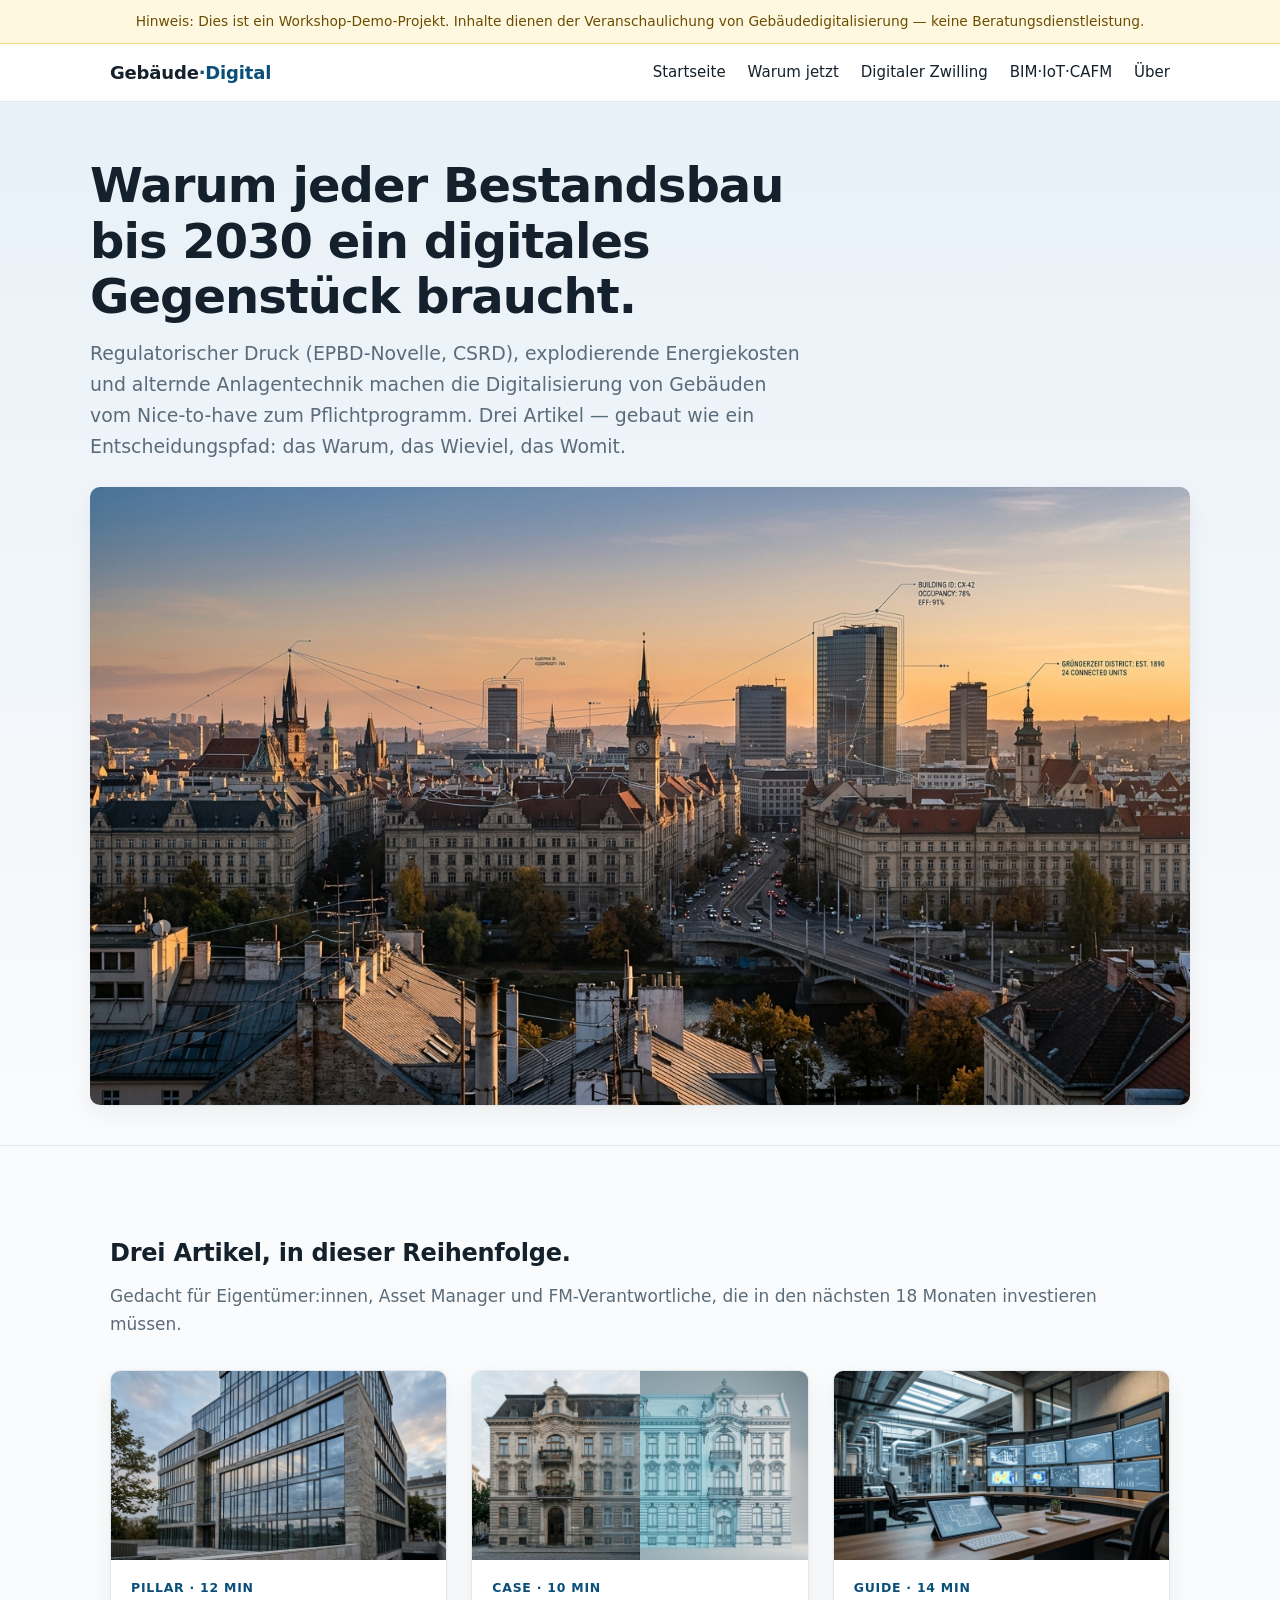
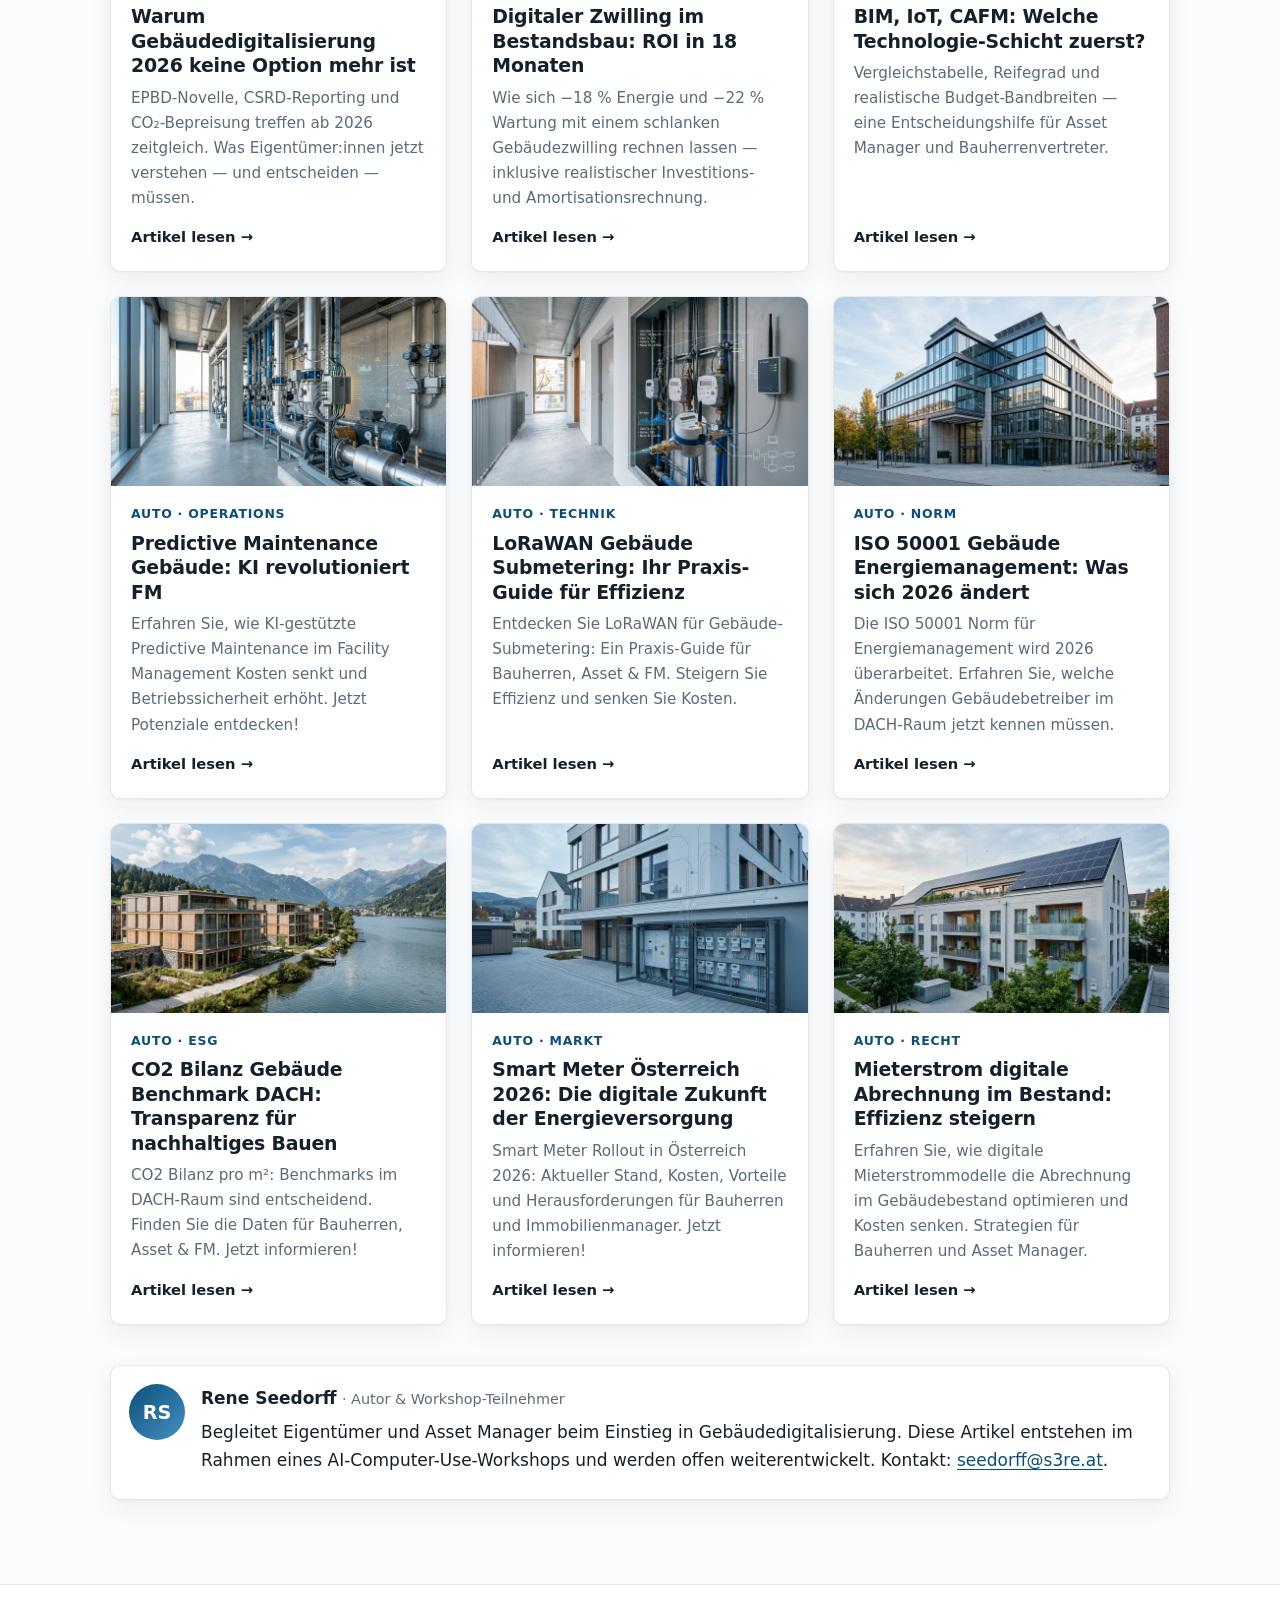
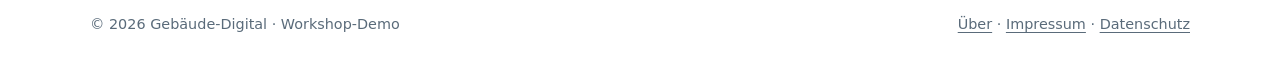
<file: index.html>
<!doctype html>
<html lang="de-AT">
<head>
<meta charset="utf-8">
<meta name="viewport" content="width=device-width,initial-scale=1">
<title>Gebäude-Digital — Warum Bestandsgebäude jetzt digitalisieren müssen</title>
<meta name="description" content="Fachblog zur Gebäudedigitalisierung im DACH-Raum: EPBD, Digitale Zwillinge, BIM, IoT, CAFM. Drei tiefgehende Artikel für Bauherren, Asset und Facility Manager.">
<link rel="canonical" href="https://nichtagentur.github.io/gebaeude-digital/">
<link rel="stylesheet" href="assets/css/style.css">
<meta property="og:title" content="Gebäude-Digital — Warum Bestandsgebäude jetzt digitalisieren müssen">
<meta property="og:description" content="Fachblog zur Gebäudedigitalisierung im DACH-Raum: EPBD, Digitale Zwillinge, BIM, IoT, CAFM.">
<meta property="og:type" content="website">
<meta property="og:locale" content="de_AT">
<meta property="og:image" content="https://nichtagentur.github.io/gebaeude-digital/assets/img/hero-home.jpg">
<meta property="og:url" content="https://nichtagentur.github.io/gebaeude-digital/">
<meta name="twitter:card" content="summary_large_image">
<script type="application/ld+json">
{
  "@context": "https://schema.org",
  "@graph": [
    {
      "@type": "WebSite",
      "@id": "https://nichtagentur.github.io/gebaeude-digital/#website",
      "url": "https://nichtagentur.github.io/gebaeude-digital/",
      "name": "Gebäude-Digital",
      "inLanguage": "de-AT",
      "description": "Fachblog zur Gebäudedigitalisierung für Bauherren, Asset Manager und Facility Manager im DACH-Raum.",
      "publisher": {"@id": "https://nichtagentur.github.io/gebaeude-digital/#org"}
    },
    {
      "@type": "Organization",
      "@id": "https://nichtagentur.github.io/gebaeude-digital/#org",
      "name": "Gebäude-Digital (Workshop-Demo)",
      "url": "https://nichtagentur.github.io/gebaeude-digital/",
      "description": "Demonstrationsprojekt im Rahmen eines AI-Computer-Use-Workshops, Wien."
    },
    {
      "@type": "Person",
      "@id": "https://nichtagentur.github.io/gebaeude-digital/#author",
      "name": "Rene Seedorff",
      "description": "Workshop-Teilnehmer und Autor dieser Demo-Artikel.",
      "email": "seedorff@s3re.at"
    }
  ]
}
</script>
</head>
<body>
<div class="demo-notice">Hinweis: Dies ist ein Workshop-Demo-Projekt. Inhalte dienen der Veranschaulichung von Gebäudedigitalisierung — keine Beratungsdienstleistung.</div>

<header class="site-header">
  <div class="site-header-inner">
    <a class="brand" href="./">Gebäude<span>·Digital</span></a>
    <nav class="site-nav" aria-label="Hauptnavigation">
      <a href="./">Startseite</a>
      <a href="warum-gebaeude-digitalisieren-2026.html">Warum jetzt</a>
      <a href="digitaler-zwilling-bestandsbau-roi.html">Digitaler Zwilling</a>
      <a href="bim-iot-cafm-technologie-stack.html">BIM·IoT·CAFM</a>
      <a href="ueber.html">Über</a>
    </nav>
  </div>
</header>

<section class="hero">
  <div class="hero-inner">
    <h1>Warum jeder Bestandsbau bis 2030 ein digitales Gegenstück braucht.</h1>
    <p class="lede">Regulatorischer Druck (EPBD-Novelle, CSRD), explodierende Energiekosten und alternde Anlagentechnik machen die Digitalisierung von Gebäuden vom Nice-to-have zum Pflichtprogramm. Drei Artikel — gebaut wie ein Entscheidungspfad: das Warum, das Wieviel, das Womit.</p>
    <img src="assets/img/hero-home.jpg" alt="Skyline mit Bürogebäuden und überlagerten Gebäudedaten — symbolisch für Gebäudedigitalisierung im DACH-Raum" width="1600" height="900" loading="eager" fetchpriority="high">
  </div>
</section>

<main class="wide">
  <h2 class="section-head">Drei Artikel, in dieser Reihenfolge.</h2>
  <p class="section-sub">Gedacht für Eigentümer:innen, Asset Manager und FM-Verantwortliche, die in den nächsten 18 Monaten investieren müssen.</p>

  <div class="cards">
    <article class="card">
      <a href="warum-gebaeude-digitalisieren-2026.html"><img src="assets/img/hero-warum.jpg" alt="Modernes Bürogebäude in Wien mit Energie-Dateneinblendungen — Symbolbild Gebäudedigitalisierung" width="1600" height="900" loading="lazy"></a>
      <div class="card-body">
        <div class="card-tag">Pillar · 12 min</div>
        <h2><a href="warum-gebaeude-digitalisieren-2026.html">Warum Gebäudedigitalisierung 2026 keine Option mehr ist</a></h2>
        <p>EPBD-Novelle, CSRD-Reporting und CO₂-Bepreisung treffen ab 2026 zeitgleich. Was Eigentümer:innen jetzt verstehen — und entscheiden — müssen.</p>
        <span class="more">Artikel lesen →</span>
      </div>
    </article>

    <article class="card">
      <a href="digitaler-zwilling-bestandsbau-roi.html"><img src="assets/img/hero-zwilling.jpg" alt="Vergleich zwischen einem Gründerzeit-Wohnhaus und seinem digitalen Zwilling als Wireframe-Modell" width="1600" height="900" loading="lazy"></a>
      <div class="card-body">
        <div class="card-tag">Case · 10 min</div>
        <h2><a href="digitaler-zwilling-bestandsbau-roi.html">Digitaler Zwilling im Bestandsbau: ROI in 18 Monaten</a></h2>
        <p>Wie sich −18 % Energie und −22 % Wartung mit einem schlanken Gebäudezwilling rechnen lassen — inklusive realistischer Investitions- und Amortisationsrechnung.</p>
        <span class="more">Artikel lesen →</span>
      </div>
    </article>

    <article class="card">
      <a href="bim-iot-cafm-technologie-stack.html"><img src="assets/img/hero-stack.jpg" alt="Gebäudeleitstand mit Dashboards und Tablet — Symbolbild für BIM, IoT und CAFM Technologie-Stack" width="1600" height="900" loading="lazy"></a>
      <div class="card-body">
        <div class="card-tag">Guide · 14 min</div>
        <h2><a href="bim-iot-cafm-technologie-stack.html">BIM, IoT, CAFM: Welche Technologie-Schicht zuerst?</a></h2>
        <p>Vergleichstabelle, Reifegrad und realistische Budget-Bandbreiten — eine Entscheidungshilfe für Asset Manager und Bauherrenvertreter.</p>
        <span class="more">Artikel lesen →</span>
      </div>
    </article>
    <article class="card">
      <a href="predictive-maintenance-ki-facility-management.html"><img src="assets/img/hero-predictive-maintenance-ki-facility-management.jpg" alt="Symbolbild Predictive Maintenance Gebäude" width="1600" height="900" loading="lazy"></a>
      <div class="card-body">
        <div class="card-tag">Auto · Operations</div>
        <h2><a href="predictive-maintenance-ki-facility-management.html">Predictive Maintenance Gebäude: KI revolutioniert FM</a></h2>
        <p>Erfahren Sie, wie KI-gestützte Predictive Maintenance im Facility Management Kosten senkt und Betriebssicherheit erhöht. Jetzt Potenziale entdecken!</p>
        <span class="more">Artikel lesen →</span>
      </div>
    </article>

    <article class="card">
      <a href="lorawan-submetering-praxis-guide.html"><img src="assets/img/hero-lorawan-submetering-praxis-guide.jpg" alt="Symbolbild LoRaWAN Gebäude Submetering" width="1600" height="900" loading="lazy"></a>
      <div class="card-body">
        <div class="card-tag">Auto · Technik</div>
        <h2><a href="lorawan-submetering-praxis-guide.html">LoRaWAN Gebäude Submetering: Ihr Praxis-Guide für Effizienz</a></h2>
        <p>Entdecken Sie LoRaWAN für Gebäude-Submetering: Ein Praxis-Guide für Bauherren, Asset &amp; FM. Steigern Sie Effizienz und senken Sie Kosten.</p>
        <span class="more">Artikel lesen →</span>
      </div>
    </article>

    <article class="card">
      <a href="iso-50001-energiemanagement-2026.html"><img src="assets/img/hero-iso-50001-energiemanagement-2026.jpg" alt="Symbolbild ISO 50001 Gebäude Energiemanagement 2026" width="1600" height="900" loading="lazy"></a>
      <div class="card-body">
        <div class="card-tag">Auto · Norm</div>
        <h2><a href="iso-50001-energiemanagement-2026.html">ISO 50001 Gebäude Energiemanagement: Was sich 2026 ändert</a></h2>
        <p>Die ISO 50001 Norm für Energiemanagement wird 2026 überarbeitet. Erfahren Sie, welche Änderungen Gebäudebetreiber im DACH-Raum jetzt kennen müssen.</p>
        <span class="more">Artikel lesen →</span>
      </div>
    </article>

    <article class="card">
      <a href="co2-bilanz-quadratmeter-benchmark-dach.html"><img src="assets/img/hero-co2-bilanz-quadratmeter-benchmark-dach.jpg" alt="Symbolbild CO2 Bilanz Gebäude Benchmark DACH" width="1600" height="900" loading="lazy"></a>
      <div class="card-body">
        <div class="card-tag">Auto · ESG</div>
        <h2><a href="co2-bilanz-quadratmeter-benchmark-dach.html">CO2 Bilanz Gebäude Benchmark DACH: Transparenz für nachhaltiges Bauen</a></h2>
        <p>CO2 Bilanz pro m²: Benchmarks im DACH-Raum sind entscheidend. Finden Sie die Daten für Bauherren, Asset &amp; FM. Jetzt informieren!</p>
        <span class="more">Artikel lesen →</span>
      </div>
    </article>

    <article class="card">
      <a href="smart-meter-rollout-oesterreich-2026.html"><img src="assets/img/hero-smart-meter-rollout-oesterreich-2026.jpg" alt="Symbolbild Smart Meter Österreich 2026" width="1600" height="900" loading="lazy"></a>
      <div class="card-body">
        <div class="card-tag">Auto · Markt</div>
        <h2><a href="smart-meter-rollout-oesterreich-2026.html">Smart Meter Österreich 2026: Die digitale Zukunft der Energieversorgung</a></h2>
        <p>Smart Meter Rollout in Österreich 2026: Aktueller Stand, Kosten, Vorteile und Herausforderungen für Bauherren und Immobilienmanager. Jetzt informieren!</p>
        <span class="more">Artikel lesen →</span>
      </div>
    </article>

    <article class="card">
      <a href="mieterstrom-modelle-digitale-abrechnung.html"><img src="assets/img/hero-mieterstrom-modelle-digitale-abrechnung.jpg" alt="Symbolbild Mieterstrom digitale Abrechnung" width="1600" height="900" loading="lazy"></a>
      <div class="card-body">
        <div class="card-tag">Auto · Recht</div>
        <h2><a href="mieterstrom-modelle-digitale-abrechnung.html">Mieterstrom digitale Abrechnung im Bestand: Effizienz steigern</a></h2>
        <p>Erfahren Sie, wie digitale Mieterstrommodelle die Abrechnung im Gebäudebestand optimieren und Kosten senken. Strategien für Bauherren und Asset Manager.</p>
        <span class="more">Artikel lesen →</span>
      </div>
    </article>

  </div>

  <section class="author">
    <div class="author-avatar">RS</div>
    <div class="author-body">
      <p><strong>Rene Seedorff</strong> <span class="role">· Autor & Workshop-Teilnehmer</span></p>
      <p>Begleitet Eigentümer und Asset Manager beim Einstieg in Gebäudedigitalisierung. Diese Artikel entstehen im Rahmen eines AI-Computer-Use-Workshops und werden offen weiterentwickelt. Kontakt: <a href="mailto:seedorff@s3re.at">seedorff@s3re.at</a>.</p>
    </div>
  </section>
</main>

<footer class="site-footer">
  <div class="site-footer-inner">
    <div>© 2026 Gebäude-Digital · Workshop-Demo</div>
    <nav>
      <a href="ueber.html">Über</a> ·
      <a href="impressum.html">Impressum</a> ·
      <a href="datenschutz.html">Datenschutz</a>
    </nav>
  </div>
</footer>
</body>
</html>
</file>
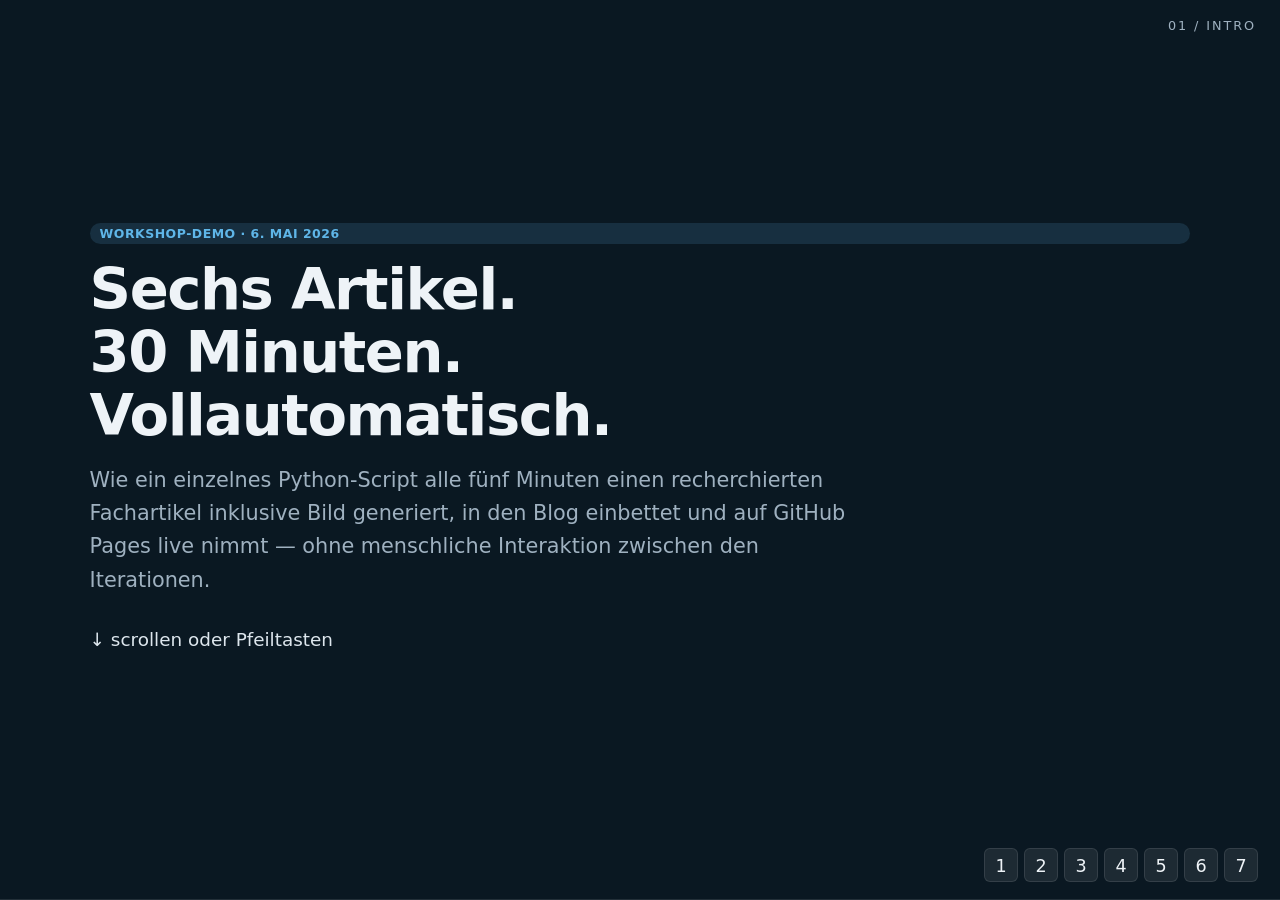
<file: automation.html>
<!doctype html>
<html lang="de-AT">
<head>
<meta charset="utf-8">
<meta name="viewport" content="width=device-width,initial-scale=1">
<title>Wie der Auto-Publisher funktioniert | Gebäude-Digital</title>
<meta name="description" content="Mini-Präsentation: Wie ein automatisierter Prozess alle 5 Minuten einen recherchierten Artikel auf den Blog publiziert.">
<link rel="canonical" href="https://nichtagentur.github.io/gebaeude-digital/automation.html">
<meta name="robots" content="index,follow">
<style>
  :root{
    --bg:#0a1822; --fg:#eef3f7; --muted:#9fb1c0; --accent:#5fb6e8;
    --accent-soft:rgba(95,182,232,.15); --line:rgba(255,255,255,.10);
    --code-bg:#0f2230;
  }
  *{box-sizing:border-box}
  html,body{margin:0;padding:0;background:var(--bg);color:var(--fg);
    font-family:-apple-system,BlinkMacSystemFont,"Segoe UI",system-ui,sans-serif;
    scroll-behavior:smooth;-webkit-font-smoothing:antialiased}
  .deck{scroll-snap-type:y mandatory;overflow-y:scroll;height:100vh}
  .slide{
    scroll-snap-align:start;min-height:100vh;
    display:flex;flex-direction:column;justify-content:center;
    padding:48px 7vw 56px;border-bottom:1px solid var(--line);
    position:relative;
  }
  .num{position:absolute;top:18px;right:24px;color:var(--muted);
    font-size:.8rem;letter-spacing:.15em;text-transform:uppercase}
  h1{font-size:clamp(2rem,5vw,3.6rem);line-height:1.1;letter-spacing:-.025em;
    margin:0 0 16px;max-width:22ch}
  h2{font-size:clamp(1.5rem,3vw,2.2rem);line-height:1.2;letter-spacing:-.015em;
    margin:0 0 16px}
  p{font-size:1.15rem;line-height:1.6;max-width:62ch;color:#dde6ed;margin:0 0 14px}
  p.lede{font-size:1.3rem;color:var(--muted);max-width:60ch;margin:0 0 28px}
  ul,ol{font-size:1.1rem;line-height:1.7;max-width:62ch;color:#dde6ed;padding-left:22px;margin:0 0 16px}
  li{margin-bottom:8px}
  strong{color:#fff}
  code,pre{font-family:"SF Mono",ui-monospace,Menlo,Consolas,monospace;
    font-size:.92rem;background:var(--code-bg);padding:2px 7px;border-radius:4px;
    color:#cfe7f6}
  pre{padding:18px 22px;overflow-x:auto;border-left:3px solid var(--accent);
    margin:18px 0;border-radius:6px;line-height:1.55;white-space:pre-wrap}
  .grid{display:grid;gap:18px;margin-top:16px}
  .grid.two{grid-template-columns:repeat(auto-fit,minmax(280px,1fr))}
  .grid.three{grid-template-columns:repeat(auto-fit,minmax(220px,1fr))}
  .card{background:rgba(255,255,255,.04);border:1px solid var(--line);
    border-radius:10px;padding:18px 22px}
  .card h3{margin:0 0 6px;font-size:1.05rem;color:var(--accent)}
  .card p{font-size:.97rem;margin:0;color:#cdd9e3}
  .pill{display:inline-block;background:var(--accent-soft);color:var(--accent);
    padding:3px 10px;border-radius:999px;font-size:.78rem;font-weight:600;
    letter-spacing:.04em;text-transform:uppercase;margin-bottom:14px}
  .timeline{display:grid;grid-template-columns:repeat(6,1fr);gap:8px;margin:20px 0;max-width:760px}
  .tick{background:var(--accent-soft);border:1px solid rgba(95,182,232,.4);
    border-radius:8px;padding:12px 8px;text-align:center;font-size:.78rem;color:#cfe7f6}
  .tick b{display:block;color:var(--accent);font-size:1.05rem;margin-bottom:2px}
  .nav{position:fixed;bottom:18px;right:22px;display:flex;gap:6px;z-index:10}
  .nav a{display:inline-block;width:34px;height:34px;line-height:34px;text-align:center;
    background:rgba(255,255,255,.08);color:var(--fg);text-decoration:none;
    border-radius:6px;font-size:1.1rem;border:1px solid var(--line)}
  .nav a:hover{background:var(--accent-soft);color:var(--accent)}
  a.link{color:var(--accent);text-decoration:underline;text-underline-offset:3px}
  .footnote{font-size:.85rem;color:var(--muted);margin-top:18px}
  .arch{margin:24px 0;display:flex;gap:0;align-items:stretch;flex-wrap:wrap}
  .step{flex:1 1 160px;padding:14px 16px;background:rgba(255,255,255,.04);
    border:1px solid var(--line);border-right:none;font-size:.95rem;position:relative;min-width:140px}
  .step:last-child{border-right:1px solid var(--line)}
  .step:after{content:"→";position:absolute;right:-9px;top:50%;transform:translateY(-50%);
    background:var(--bg);padding:0 4px;color:var(--accent);font-weight:700}
  .step:last-child:after{content:""}
  .step b{display:block;color:var(--accent);font-size:.78rem;letter-spacing:.08em;text-transform:uppercase;margin-bottom:6px}
  @media(max-width:720px){
    .timeline{grid-template-columns:repeat(3,1fr)}
    .arch{flex-direction:column}
    .step{border-right:1px solid var(--line)}
    .step:after{content:"↓";right:50%;top:auto;bottom:-9px;transform:translateX(50%)}
  }
</style>
</head>
<body>

<nav class="nav" aria-label="Slide-Navigation">
  <a href="#s1" title="Slide 1">1</a>
  <a href="#s2" title="Slide 2">2</a>
  <a href="#s3" title="Slide 3">3</a>
  <a href="#s4" title="Slide 4">4</a>
  <a href="#s5" title="Slide 5">5</a>
  <a href="#s6" title="Slide 6">6</a>
  <a href="#s7" title="Slide 7">7</a>
</nav>

<div class="deck">

<section class="slide" id="s1">
  <div class="num">01 / Intro</div>
  <span class="pill">Workshop-Demo · 6. Mai 2026</span>
  <h1>Sechs Artikel.<br>30 Minuten.<br>Vollautomatisch.</h1>
  <p class="lede">Wie ein einzelnes Python-Script alle fünf Minuten einen recherchierten Fachartikel inklusive Bild generiert, in den Blog einbettet und auf GitHub Pages live nimmt — ohne menschliche Interaktion zwischen den Iterationen.</p>
  <p>↓ scrollen oder Pfeiltasten</p>
</section>

<section class="slide" id="s2">
  <div class="num">02 / Was passiert</div>
  <h2>Der Auftrag</h2>
  <p class="lede">Eine halbe Stunde lang, alle fünf Minuten, ein neuer Artikel auf dem Blog — mit Hero-Bild, ein Artikel zusätzlich mit Video-Embed.</p>
  <div class="timeline">
    <div class="tick"><b>00:00</b>Predictive Maintenance + Video</div>
    <div class="tick"><b>05:00</b>LoRaWAN Submetering</div>
    <div class="tick"><b>10:00</b>ISO 50001 2026</div>
    <div class="tick"><b>15:00</b>CO₂-Bilanz/m²</div>
    <div class="tick"><b>20:00</b>Smart Meter Österreich</div>
    <div class="tick"><b>25:00</b>Mieterstrom digital</div>
  </div>
  <p>Sechs Topics, sechs Tick-Zeitpunkte, sechs git pushes. Der gesamte Lauf endet nach 30 Minuten — und der Prozess hält sich selbst an.</p>
</section>

<section class="slide" id="s3">
  <div class="num">03 / Architektur</div>
  <h2>Was ein Tick tut</h2>
  <div class="arch">
    <div class="step"><b>1 · Topic</b>Aus statischer Liste den nächsten Topic-Eintrag (Slug, Titel, Keyword, Tag) ziehen.</div>
    <div class="step"><b>2 · Text</b>OpenRouter → Gemini 2.5 Flash Lite. Prompt erzwingt JSON mit TLDR, Sections, FAQ.</div>
    <div class="step"><b>3 · Bild</b>OpenRouter → Gemini 3.1 Flash Image. Prompt mit konstanter Stil-DNA + Topic-Motiv.</div>
    <div class="step"><b>4 · Render</b>Python-Templating in HTML mit Schema.org JSON-LD (Article, BreadcrumbList, FAQPage).</div>
    <div class="step"><b>5 · Index</b>Karte zu <code>index.html</code> hinzufügen, neuer Eintrag in <code>sitemap.xml</code>.</div>
    <div class="step"><b>6 · Push</b><code>git add . &amp;&amp; git commit &amp;&amp; git push</code> — GitHub Pages baut automatisch.</div>
  </div>
  <p class="footnote">Eine Iteration dauert in der Praxis 15–35 Sekunden — der Rest des 5-Minuten-Fensters ist Idle-Time.</p>
</section>

<section class="slide" id="s4">
  <div class="num">04 / Modelle</div>
  <h2>Warum diese Modelle</h2>
  <div class="grid two">
    <div class="card">
      <h3>Text · google/gemini-2.5-flash-lite</h3>
      <p>Sehr günstig (~$0.10 / $0.40 pro 1M Token In/Out), beherrscht JSON-Mode, deutsche Fachsprache solide. Sechs Artikel kosten zusammen unter 1 Cent.</p>
    </div>
    <div class="card">
      <h3>Bild · google/gemini-3.1-flash-image-preview</h3>
      <p>Nano-Banana-Nachfolger. Fotorealistisch, akzeptiert Stil-DNA-Prompts mit „no people, no text, no logos", liefert in 10–25 Sekunden. Ca. 4 Cent pro Bild.</p>
    </div>
  </div>
  <p>Provider-Routing über OpenRouter: ein API-Key, beide Modelle. Falls ein Modell Limits erreicht, wechselt OpenRouter transparent auf einen Backup-Provider — kein Code-Change nötig.</p>
  <p class="footnote">Gesamtkosten der 30-Minuten-Demo: ca. <strong>0,25 €</strong> Modellkosten, plus statisches GitHub-Pages-Hosting (kostenlos).</p>
</section>

<section class="slide" id="s5">
  <div class="num">05 / Code</div>
  <h2>Die Schleife — minimal</h2>
<pre>for i, topic in enumerate(TOPICS):
    target = start + i * INTERVAL          # Tick-Zeit
    time.sleep(max(0, target - time.time()))
    try:
        gen_one(topic)                     # Text + Bild + HTML + Push
    except Exception as e:
        log(f"FAILED {topic['slug']}: {e}") # Fehler tolerieren, weiter</pre>
  <p>Drei Eigenschaften, die das hier robust machen:</p>
  <ul>
    <li><strong>Absolute Zeitstempel</strong> statt <code>sleep(300)</code> — verhindert Drift, wenn ein Lauf länger dauert als geplant.</li>
    <li><strong>Try/Except pro Topic</strong> — ein einzelner API-Fehler kippt nicht die gesamte Pipeline.</li>
    <li><strong>Idempotenter HTML-Output</strong> — gleicher Slug überschreibt sauber, Sitemap-Eintrag wird nur einmal angehängt.</li>
  </ul>
</section>

<section class="slide" id="s6">
  <div class="num">06 / Qualität</div>
  <h2>Was nicht automatisierbar ist</h2>
  <p class="lede">Die ehrliche Seite: ein 30-Sekunden-Modell-Lauf ersetzt keine Fachredaktion. Drei Leitplanken halten die Qualität in einem vertretbaren Bereich.</p>
  <div class="grid three">
    <div class="card"><h3>E-E-A-T</h3><p>Demo-Hinweis auf jeder Seite, klare Auszeichnung als KI-generiert, Autorenangabe + Kontakt — keine Täuschung.</p></div>
    <div class="card"><h3>Keine Fake-Studien</h3><p>Prompt verbietet erfundene Quotes und konkrete Studienzahlen. Quellenhinweise nur generisch.</p></div>
    <div class="card"><h3>Bandbreiten statt Punkte</h3><p>Erzwungene „15–22 %" statt „17,3 %" — verhindert scheingenaue Aussagen, die nach Fakten klingen, aber Modell-Halluzination sind.</p></div>
  </div>
  <p class="footnote">Für ein produktives Setup würde eine zweite Stufe folgen: redaktionelle Freigabe via Pull Request statt direktem Push auf <code>main</code>.</p>
</section>

<section class="slide" id="s7">
  <div class="num">07 / Mehr</div>
  <h2>Wie geht es weiter?</h2>
  <p class="lede">Der Bauplan eignet sich für jede Art Content-Pipeline: News-Briefing, interne Reports, Wissensbasis-Updates, Status-Pages.</p>
  <ul>
    <li>Statt Topic-Liste: <strong>RSS-Feed oder Issue-Tracker</strong> als Quelle.</li>
    <li>Statt direkter Push: <strong>Pull Request</strong>, mit menschlichem Review-Step.</li>
    <li>Statt Cron im Bash: <strong>GitHub Actions</strong> oder ein Scheduler im Hosting-Stack — keine eigene Infrastruktur.</li>
    <li><strong>Feedback-Loop</strong>: Klicks/Lesezeit pro Artikel zurück in die Topic-Auswahl der nächsten Iteration.</li>
  </ul>
  <p>Live ansehen: <a class="link" href="./">Startseite</a> · <a class="link" href="https://github.com/nichtagentur/gebaeude-digital">Repository</a> · <a class="link" href="auto_generate.py">Generator-Script</a></p>
  <p class="footnote">© 2026 Gebäude-Digital · Workshop-Demo, AI Computer Use Workshop Wien</p>
</section>

</div>
</body>
</html>
</file>
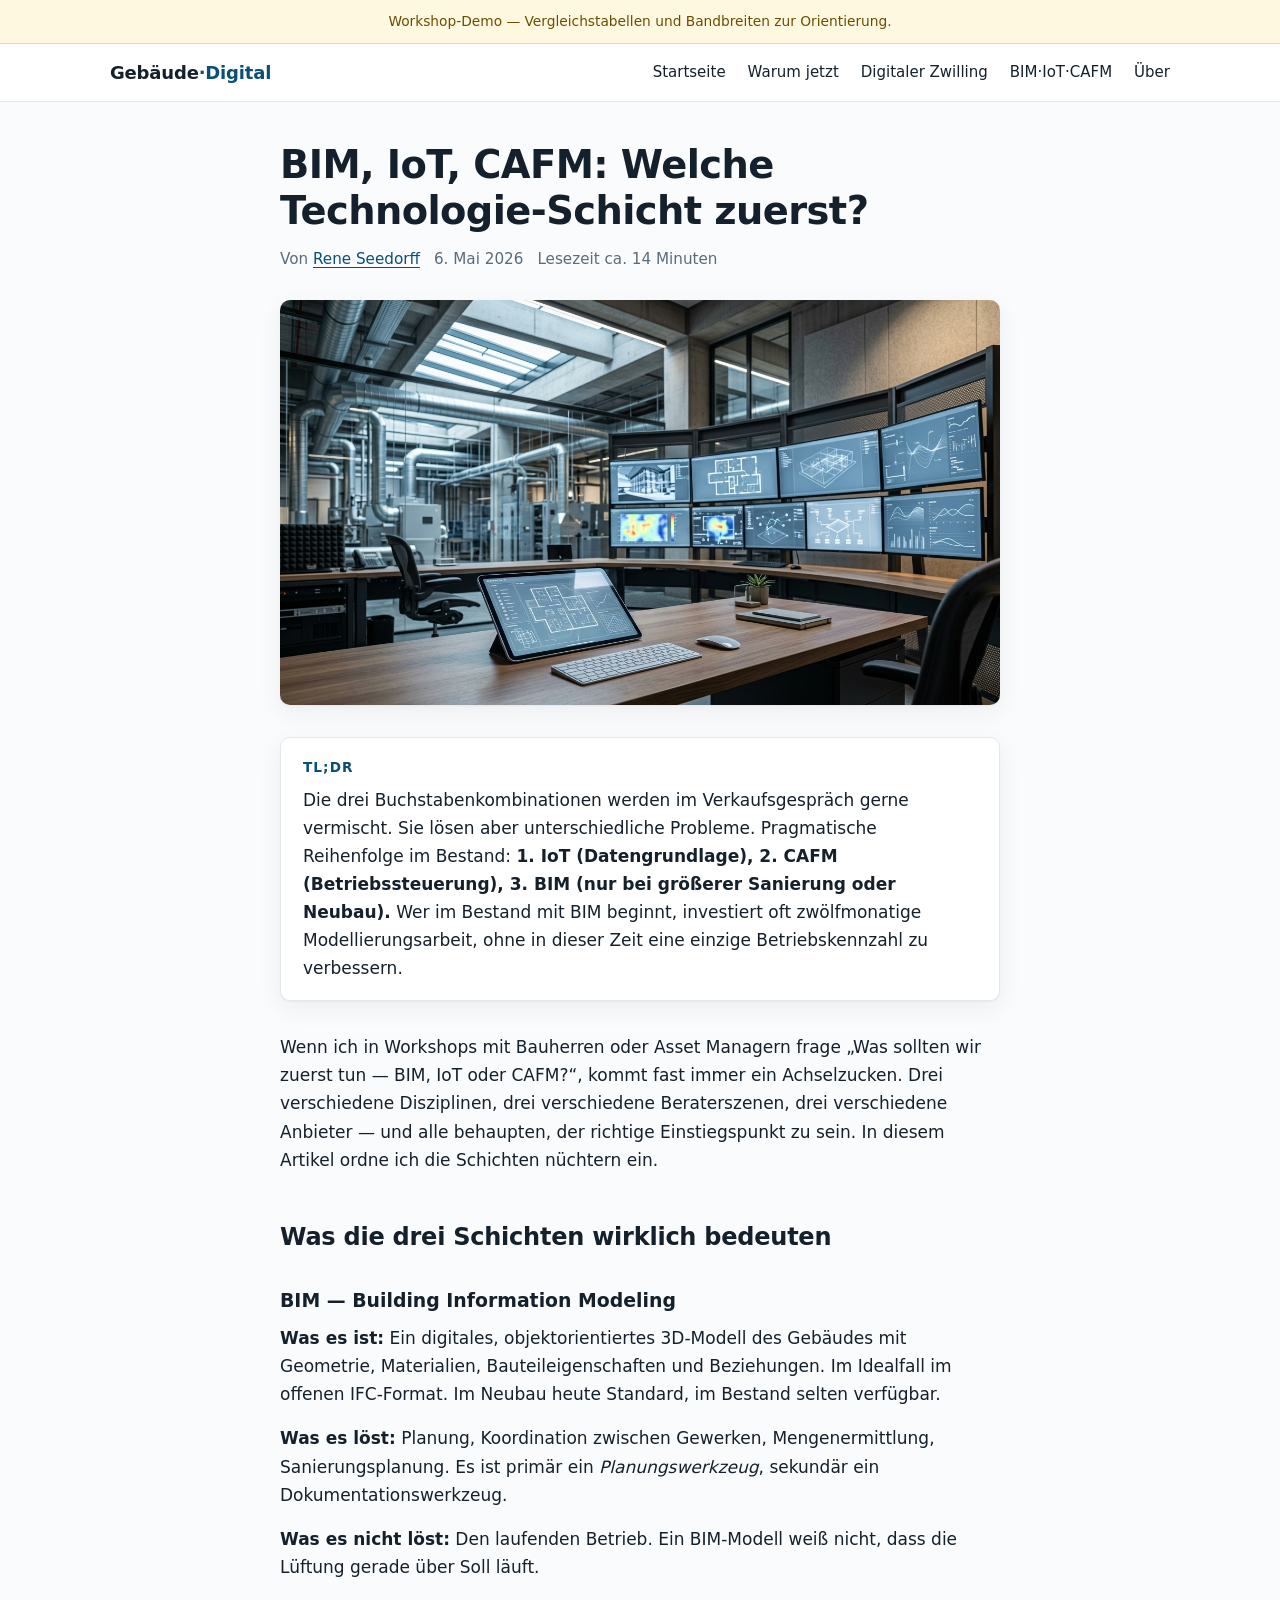
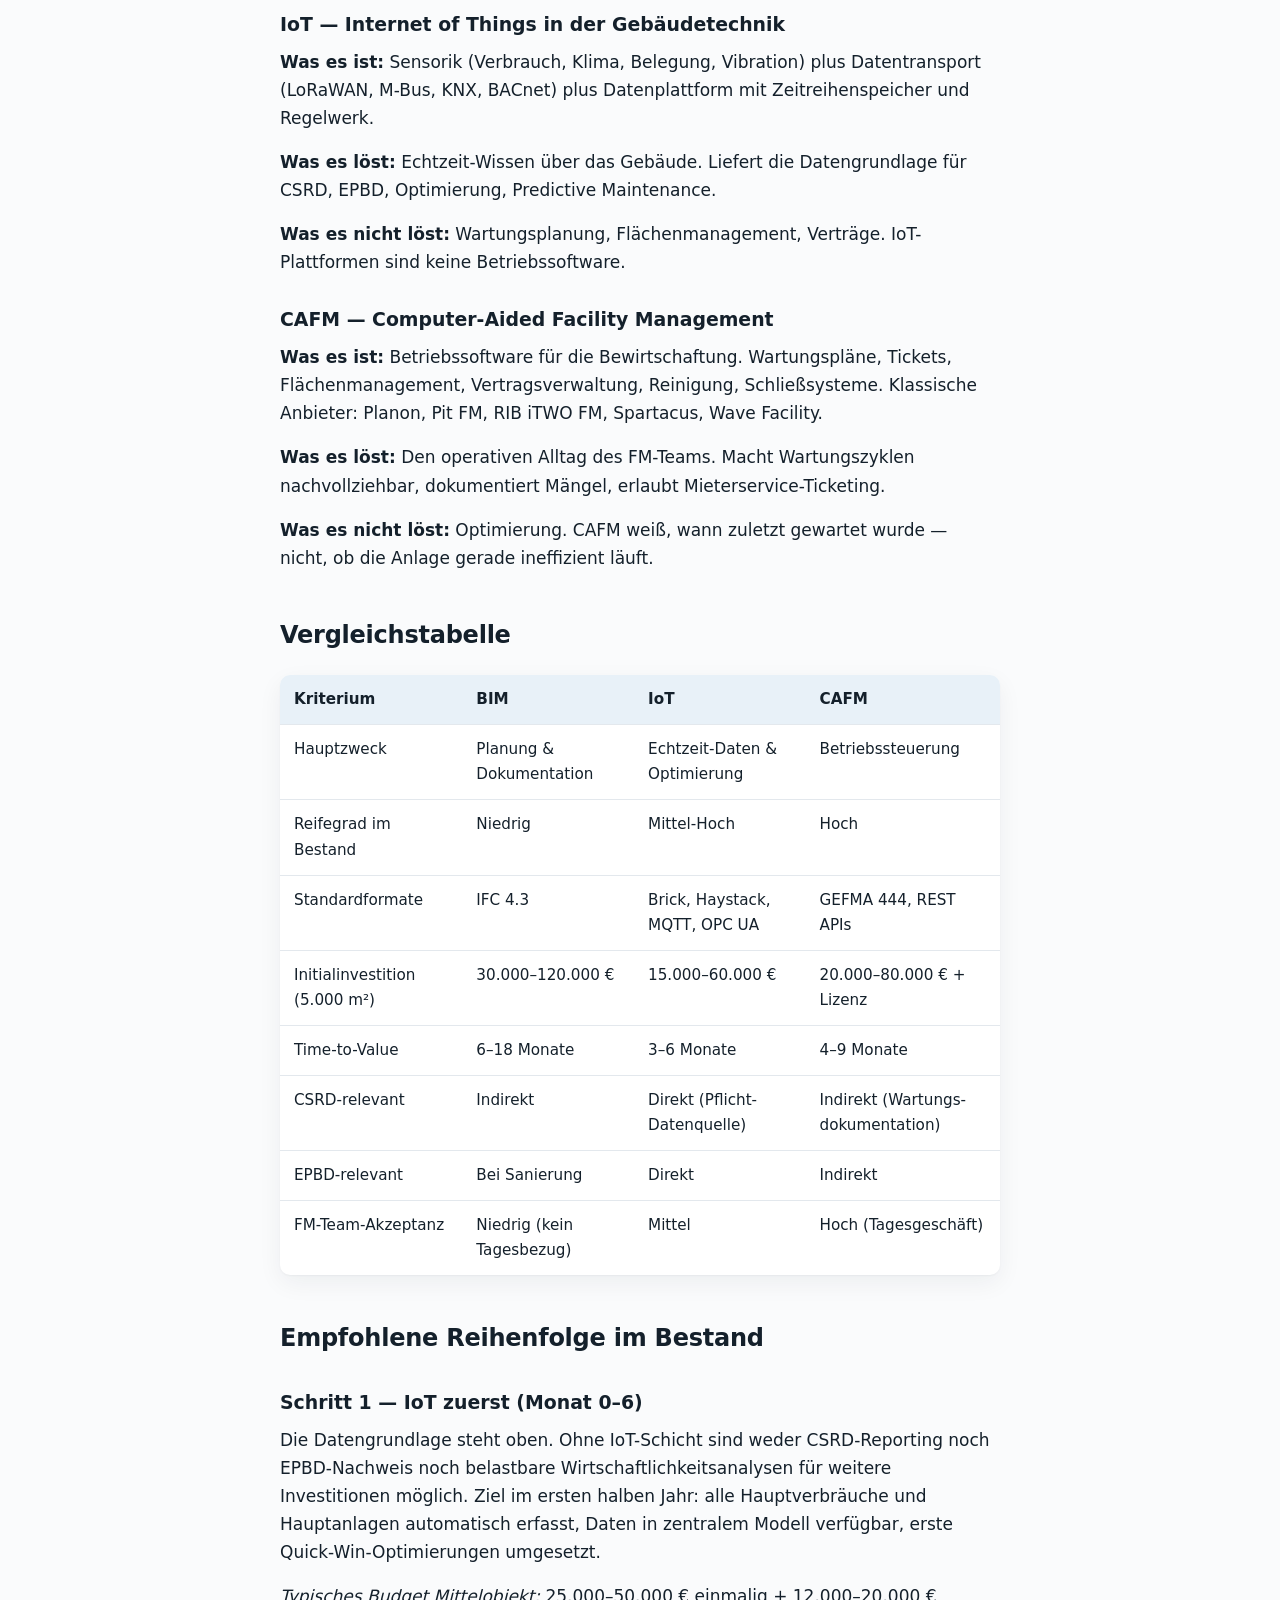
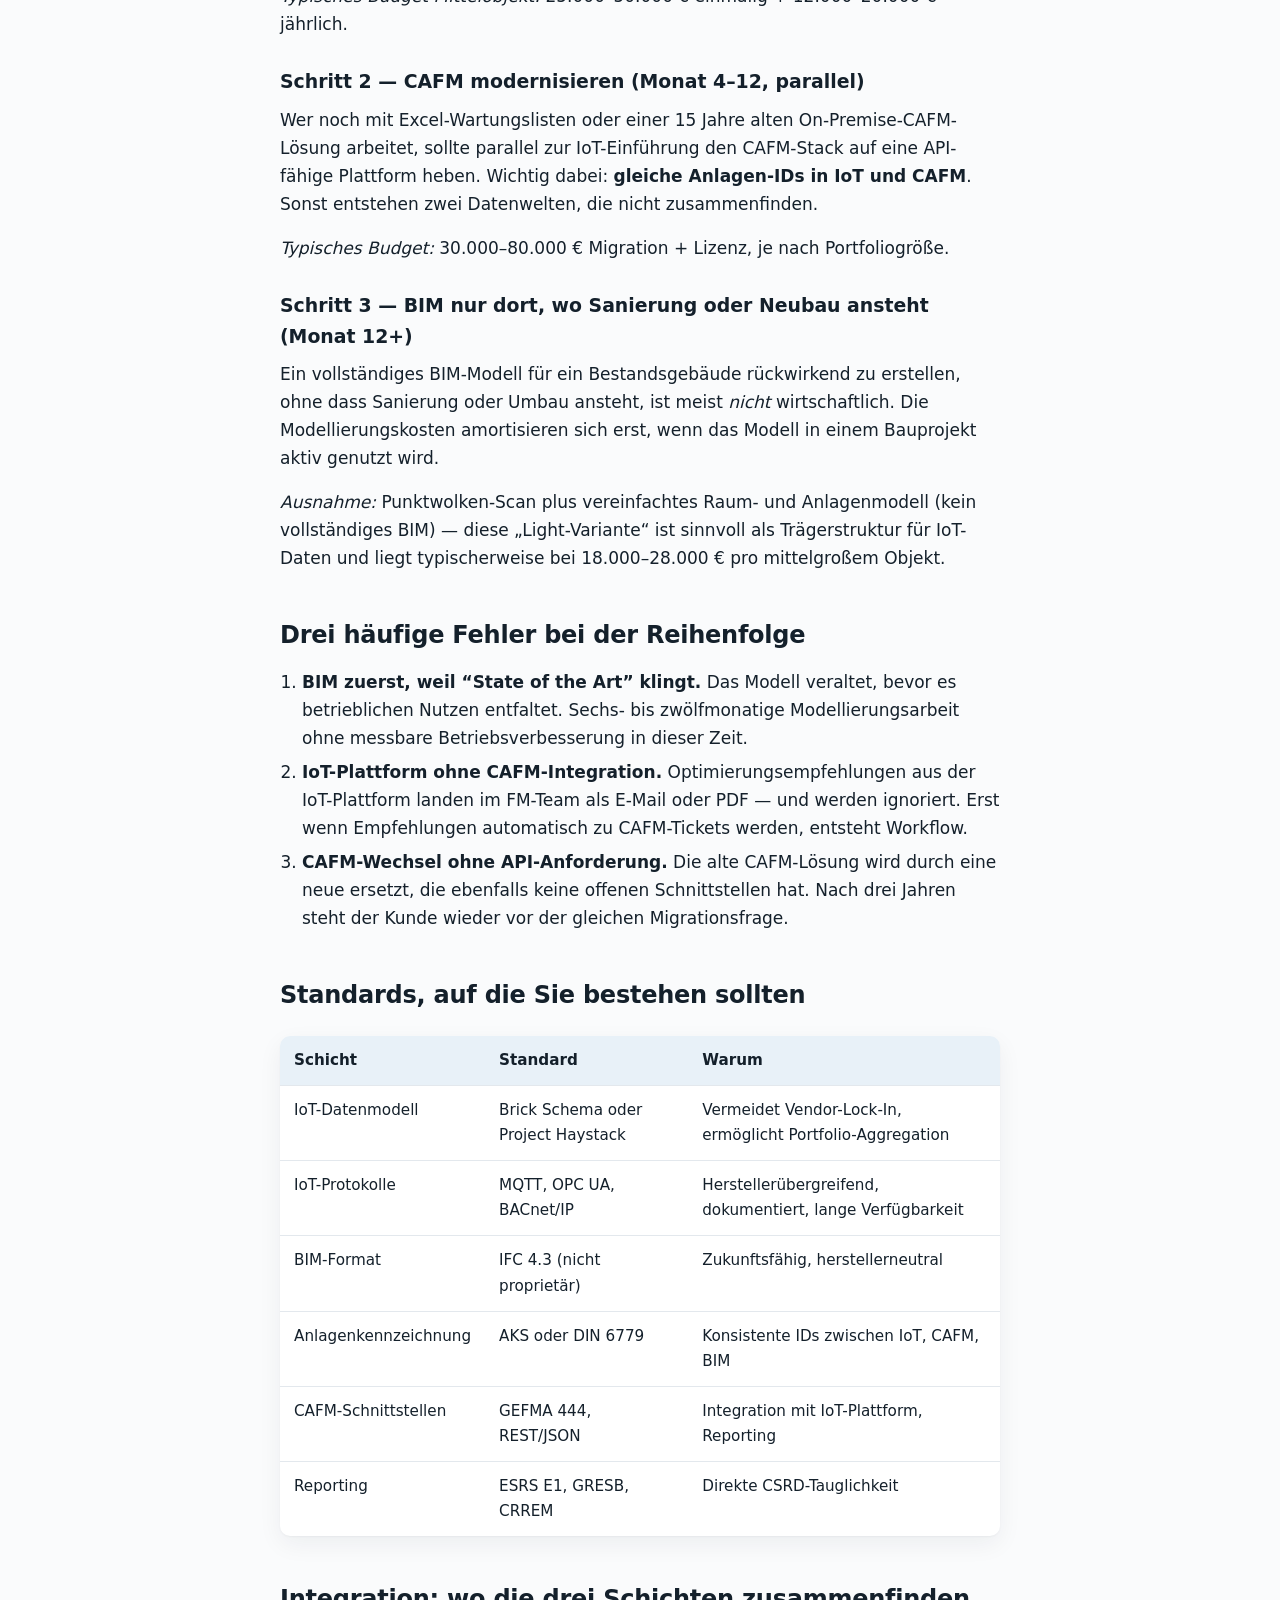
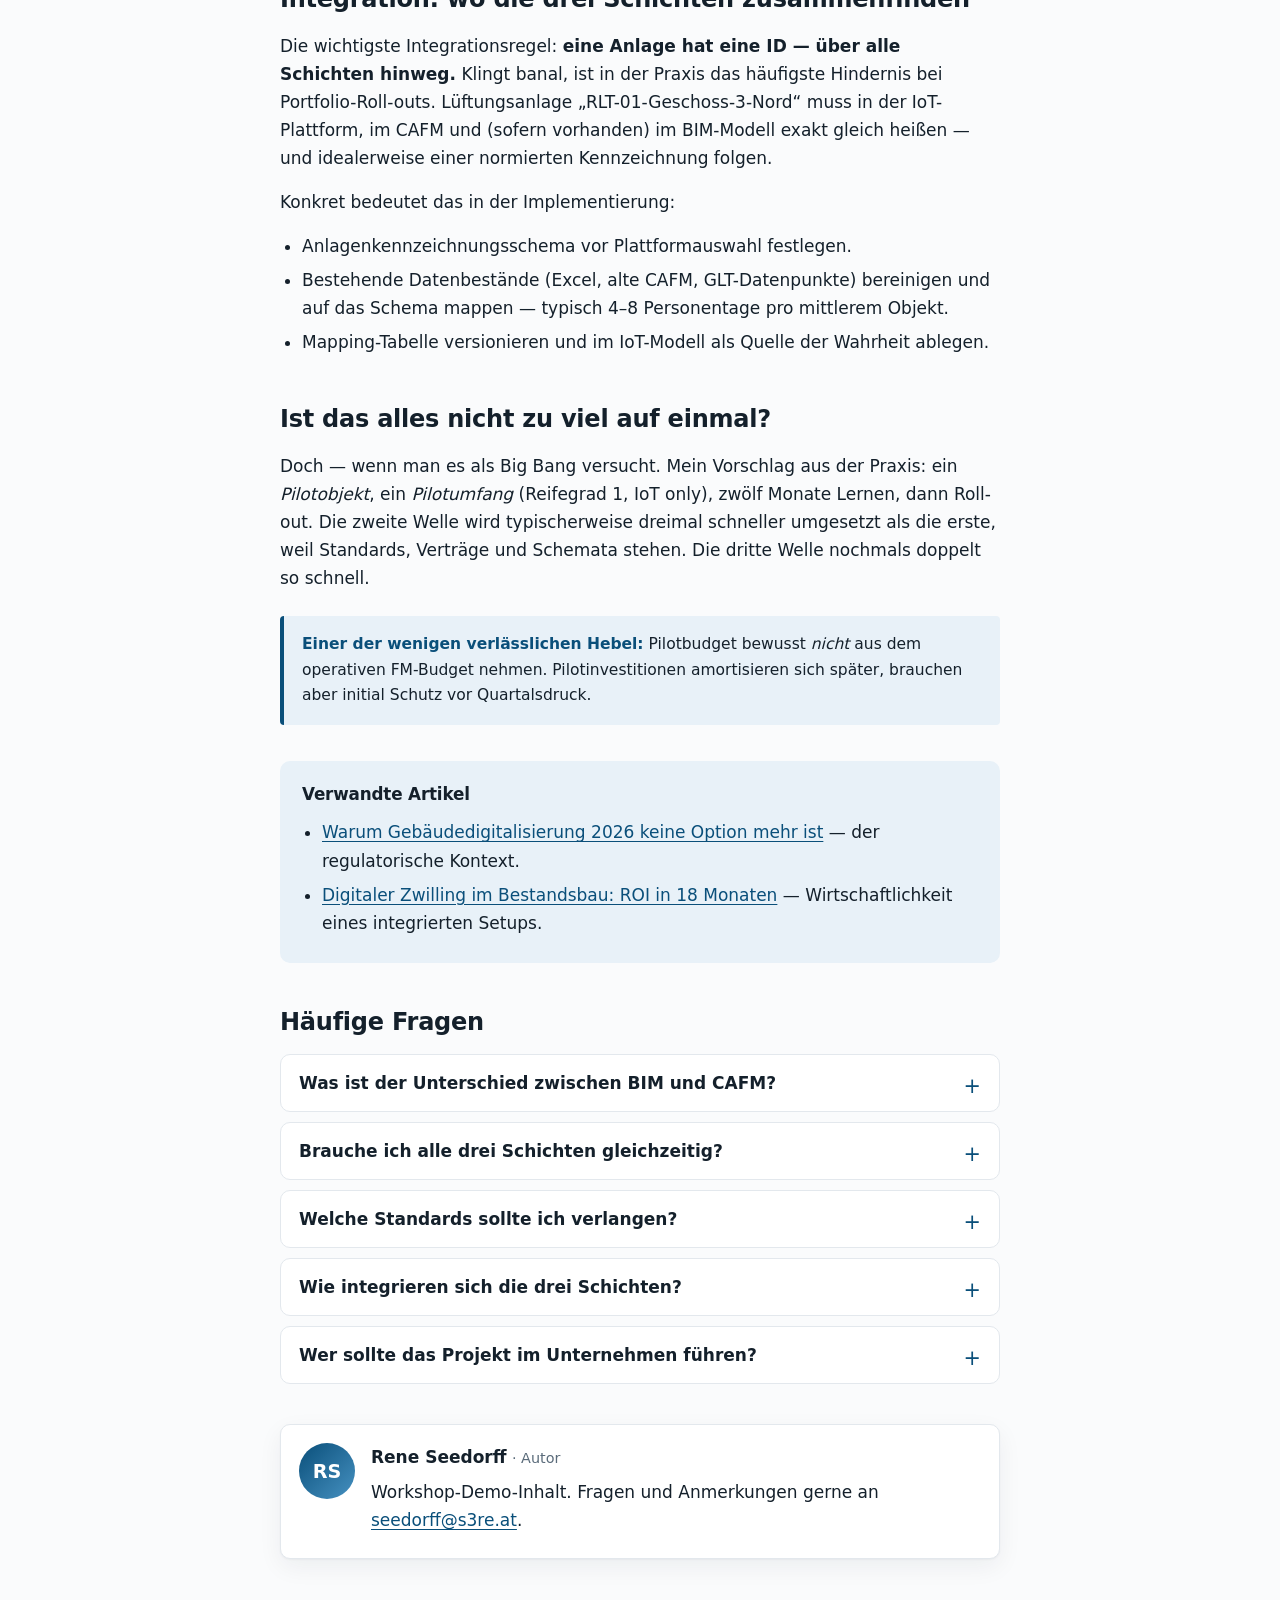
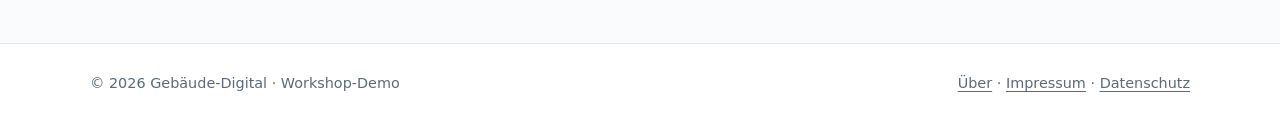
<file: bim-iot-cafm-technologie-stack.html>
<!doctype html>
<html lang="de-AT">
<head>
<meta charset="utf-8">
<meta name="viewport" content="width=device-width,initial-scale=1">
<title>BIM, IoT, CAFM: Welche Technologie-Schicht zuerst? | Gebäude-Digital</title>
<meta name="description" content="Vergleich von BIM, IoT und CAFM für Bestandsgebäude. Welche Technologie-Schicht zuerst implementiert werden sollte — mit Reifegrad, Use Cases und Budget-Bandbreiten.">
<link rel="canonical" href="https://nichtagentur.github.io/gebaeude-digital/bim-iot-cafm-technologie-stack.html">
<link rel="stylesheet" href="assets/css/style.css">
<meta property="og:title" content="BIM, IoT, CAFM: Welche Technologie-Schicht zuerst?">
<meta property="og:description" content="Entscheidungshilfe für den Technologie-Stack der Gebäudedigitalisierung.">
<meta property="og:type" content="article">
<meta property="og:locale" content="de_AT">
<meta property="og:image" content="https://nichtagentur.github.io/gebaeude-digital/assets/img/hero-stack.jpg">
<meta property="og:url" content="https://nichtagentur.github.io/gebaeude-digital/bim-iot-cafm-technologie-stack.html">
<meta name="twitter:card" content="summary_large_image">
<script type="application/ld+json">
{"@context":"https://schema.org","@type":"Article",
"mainEntityOfPage":"https://nichtagentur.github.io/gebaeude-digital/bim-iot-cafm-technologie-stack.html",
"headline":"BIM, IoT, CAFM: Welche Technologie-Schicht zuerst?",
"description":"Vergleich der drei zentralen Technologie-Schichten in der Gebäudedigitalisierung.",
"image":["https://nichtagentur.github.io/gebaeude-digital/assets/img/hero-stack.jpg"],
"datePublished":"2026-05-06","dateModified":"2026-05-06","inLanguage":"de-AT",
"author":{"@type":"Person","name":"Rene Seedorff","email":"seedorff@s3re.at"},
"publisher":{"@type":"Organization","name":"Gebäude-Digital (Workshop-Demo)"},
"keywords":"BIM, IoT, CAFM, Gebäudetechnik, Smart Building, Stack"}
</script>
<script type="application/ld+json">
{"@context":"https://schema.org","@type":"BreadcrumbList","itemListElement":[
  {"@type":"ListItem","position":1,"name":"Startseite","item":"https://nichtagentur.github.io/gebaeude-digital/"},
  {"@type":"ListItem","position":2,"name":"BIM IoT CAFM","item":"https://nichtagentur.github.io/gebaeude-digital/bim-iot-cafm-technologie-stack.html"}
]}
</script>
<script type="application/ld+json">
{"@context":"https://schema.org","@type":"FAQPage","mainEntity":[
  {"@type":"Question","name":"Was ist der Unterschied zwischen BIM und CAFM?","acceptedAnswer":{"@type":"Answer","text":"BIM (Building Information Modeling) ist primär ein Planungs- und Dokumentationsmodell der Gebäudegeometrie und -struktur. CAFM (Computer-Aided Facility Management) ist eine Betriebssoftware für Wartung, Flächen- und Vertragsmanagement. BIM beschreibt das Gebäude, CAFM steuert seinen Betrieb."}},
  {"@type":"Question","name":"Brauche ich alle drei Schichten gleichzeitig?","acceptedAnswer":{"@type":"Answer","text":"Nein. Empfohlene Reihenfolge: erst IoT (Datengrundlage), dann CAFM (Betriebssteuerung), dann optional BIM (vor allem bei Sanierung oder Neubau). Bestandsbauten kommen häufig ohne BIM aus."}},
  {"@type":"Question","name":"Welche Standards sollte ich verlangen?","acceptedAnswer":{"@type":"Answer","text":"Für IoT: Brick Schema oder Project Haystack als Datenmodell, MQTT oder OPC UA als Protokoll. Für BIM: IFC 4.3 als offenes Format. Für CAFM: GEFMA 444-konforme Plattformen mit dokumentierten APIs."}},
  {"@type":"Question","name":"Wie integrieren sich die drei Schichten?","acceptedAnswer":{"@type":"Answer","text":"Über semantische IDs auf Anlagenebene. Wichtig ist eine konsistente Anlagenkennzeichnung (z.B. nach AKS oder DIN 6779), die in allen drei Systemen identisch verwendet wird."}}
]}
</script>
</head>
<body>
<div class="demo-notice">Workshop-Demo — Vergleichstabellen und Bandbreiten zur Orientierung.</div>

<header class="site-header">
  <div class="site-header-inner">
    <a class="brand" href="./">Gebäude<span>·Digital</span></a>
    <nav class="site-nav" aria-label="Hauptnavigation">
      <a href="./">Startseite</a>
      <a href="warum-gebaeude-digitalisieren-2026.html">Warum jetzt</a>
      <a href="digitaler-zwilling-bestandsbau-roi.html">Digitaler Zwilling</a>
      <a href="bim-iot-cafm-technologie-stack.html" aria-current="page">BIM·IoT·CAFM</a>
      <a href="ueber.html">Über</a>
    </nav>
  </div>
</header>

<main>
<article>
  <h1>BIM, IoT, CAFM: Welche Technologie-Schicht zuerst?</h1>
  <p class="meta">
    <span>Von <a rel="author" href="ueber.html">Rene Seedorff</a></span>
    <span><time datetime="2026-05-06">6. Mai 2026</time></span>
    <span>Lesezeit ca. 14 Minuten</span>
  </p>

  <img class="hero-img" src="assets/img/hero-stack.jpg" alt="Gebäudeleitstand mit mehreren Dashboards und Tablet — Symbolbild Technologie-Stack BIM IoT CAFM" width="1600" height="900" loading="eager" fetchpriority="high">

  <section class="tldr">
    <h2>TL;DR</h2>
    <p>Die drei Buchstabenkombinationen werden im Verkaufsgespräch gerne vermischt. Sie lösen aber unterschiedliche Probleme. Pragmatische Reihenfolge im Bestand: <strong>1. IoT (Datengrundlage), 2. CAFM (Betriebssteuerung), 3. BIM (nur bei größerer Sanierung oder Neubau).</strong> Wer im Bestand mit BIM beginnt, investiert oft zwölfmonatige Modellierungsarbeit, ohne in dieser Zeit eine einzige Betriebs­kennzahl zu verbessern.</p>
  </section>

  <p>Wenn ich in Workshops mit Bauherren oder Asset Managern frage „Was sollten wir zuerst tun — BIM, IoT oder CAFM?&#8220;, kommt fast immer ein Achselzucken. Drei verschiedene Disziplinen, drei verschiedene Beraterszenen, drei verschiedene Anbieter — und alle behaupten, der richtige Einstiegspunkt zu sein. In diesem Artikel ordne ich die Schichten nüchtern ein.</p>

  <h2>Was die drei Schichten wirklich bedeuten</h2>

  <h3>BIM — Building Information Modeling</h3>
  <p><strong>Was es ist:</strong> Ein digitales, objektorientiertes 3D-Modell des Gebäudes mit Geometrie, Materialien, Bauteil­eigenschaften und Beziehungen. Im Idealfall im offenen IFC-Format. Im Neubau heute Standard, im Bestand selten verfügbar.</p>
  <p><strong>Was es löst:</strong> Planung, Koordination zwischen Gewerken, Mengenermittlung, Sanierungs­planung. Es ist primär ein <em>Planungs­werkzeug</em>, sekundär ein Dokumentations­werkzeug.</p>
  <p><strong>Was es nicht löst:</strong> Den laufenden Betrieb. Ein BIM-Modell weiß nicht, dass die Lüftung gerade über Soll läuft.</p>

  <h3>IoT — Internet of Things in der Gebäudetechnik</h3>
  <p><strong>Was es ist:</strong> Sensorik (Verbrauch, Klima, Belegung, Vibration) plus Datentransport (LoRaWAN, M-Bus, KNX, BACnet) plus Datenplattform mit Zeitreihen­speicher und Regelwerk.</p>
  <p><strong>Was es löst:</strong> Echtzeit-Wissen über das Gebäude. Liefert die Datengrundlage für CSRD, EPBD, Optimierung, Predictive Maintenance.</p>
  <p><strong>Was es nicht löst:</strong> Wartungsplanung, Flächen­management, Verträge. IoT-Plattformen sind keine Betriebs­software.</p>

  <h3>CAFM — Computer-Aided Facility Management</h3>
  <p><strong>Was es ist:</strong> Betriebssoftware für die Bewirtschaftung. Wartungs­pläne, Tickets, Flächen­management, Vertragsverwaltung, Reinigung, Schließsysteme. Klassische Anbieter: Planon, Pit FM, RIB iTWO FM, Spartacus, Wave Facility.</p>
  <p><strong>Was es löst:</strong> Den operativen Alltag des FM-Teams. Macht Wartungs­zyklen nachvollziehbar, dokumentiert Mängel, erlaubt Mieter­service-Ticketing.</p>
  <p><strong>Was es nicht löst:</strong> Optimierung. CAFM weiß, wann zuletzt gewartet wurde — nicht, ob die Anlage gerade ineffizient läuft.</p>

  <h2>Vergleichstabelle</h2>

  <table>
    <thead>
      <tr><th>Kriterium</th><th>BIM</th><th>IoT</th><th>CAFM</th></tr>
    </thead>
    <tbody>
      <tr><td>Hauptzweck</td><td>Planung & Dokumentation</td><td>Echtzeit-Daten & Optimierung</td><td>Betriebs­steuerung</td></tr>
      <tr><td>Reifegrad im Bestand</td><td>Niedrig</td><td>Mittel-Hoch</td><td>Hoch</td></tr>
      <tr><td>Standardformate</td><td>IFC 4.3</td><td>Brick, Haystack, MQTT, OPC UA</td><td>GEFMA 444, REST APIs</td></tr>
      <tr><td>Initialinvestition (5.000 m²)</td><td>30.000–120.000 €</td><td>15.000–60.000 €</td><td>20.000–80.000 € + Lizenz</td></tr>
      <tr><td>Time-to-Value</td><td>6–18 Monate</td><td>3–6 Monate</td><td>4–9 Monate</td></tr>
      <tr><td>CSRD-relevant</td><td>Indirekt</td><td>Direkt (Pflicht-Datenquelle)</td><td>Indirekt (Wartungs­dokumentation)</td></tr>
      <tr><td>EPBD-relevant</td><td>Bei Sanierung</td><td>Direkt</td><td>Indirekt</td></tr>
      <tr><td>FM-Team-Akzeptanz</td><td>Niedrig (kein Tagesbezug)</td><td>Mittel</td><td>Hoch (Tagesgeschäft)</td></tr>
    </tbody>
  </table>

  <h2>Empfohlene Reihenfolge im Bestand</h2>

  <h3>Schritt 1 — IoT zuerst (Monat 0–6)</h3>
  <p>Die Datengrundlage steht oben. Ohne IoT-Schicht sind weder CSRD-Reporting noch EPBD-Nachweis noch belastbare Wirtschaftlichkeits­analysen für weitere Investitionen möglich. Ziel im ersten halben Jahr: alle Hauptverbräuche und Hauptanlagen automatisch erfasst, Daten in zentralem Modell verfügbar, erste Quick-Win-Optimierungen umgesetzt.</p>
  <p><em>Typisches Budget Mittelobjekt:</em> 25.000–50.000 € einmalig + 12.000–20.000 € jährlich.</p>

  <h3>Schritt 2 — CAFM modernisieren (Monat 4–12, parallel)</h3>
  <p>Wer noch mit Excel-Wartungslisten oder einer 15 Jahre alten On-Premise-CAFM-Lösung arbeitet, sollte parallel zur IoT-Einführung den CAFM-Stack auf eine API-fähige Plattform heben. Wichtig dabei: <strong>gleiche Anlagen-IDs in IoT und CAFM</strong>. Sonst entstehen zwei Datenwelten, die nicht zusammenfinden.</p>
  <p><em>Typisches Budget:</em> 30.000–80.000 € Migration + Lizenz, je nach Portfoliogröße.</p>

  <h3>Schritt 3 — BIM nur dort, wo Sanierung oder Neubau ansteht (Monat 12+)</h3>
  <p>Ein vollständiges BIM-Modell für ein Bestandsgebäude rückwirkend zu erstellen, ohne dass Sanierung oder Umbau ansteht, ist meist <em>nicht</em> wirtschaftlich. Die Modellierungs­kosten amortisieren sich erst, wenn das Modell in einem Bauprojekt aktiv genutzt wird.</p>
  <p><em>Ausnahme:</em> Punktwolken-Scan plus vereinfachtes Raum- und Anlagenmodell (kein vollständiges BIM) — diese „Light-Variante&#8220; ist sinnvoll als Trägerstruktur für IoT-Daten und liegt typischerweise bei 18.000–28.000 € pro mittelgroßem Objekt.</p>

  <h2>Drei häufige Fehler bei der Reihenfolge</h2>

  <ol>
    <li><strong>BIM zuerst, weil &#8220;State of the Art&#8221; klingt.</strong> Das Modell veraltet, bevor es betrieblichen Nutzen entfaltet. Sechs- bis zwölfmonatige Modellierungsarbeit ohne messbare Betriebs­verbesserung in dieser Zeit.</li>
    <li><strong>IoT-Plattform ohne CAFM-Integration.</strong> Optimierungs­empfehlungen aus der IoT-Plattform landen im FM-Team als E-Mail oder PDF — und werden ignoriert. Erst wenn Empfehlungen automatisch zu CAFM-Tickets werden, entsteht Workflow.</li>
    <li><strong>CAFM-Wechsel ohne API-Anforderung.</strong> Die alte CAFM-Lösung wird durch eine neue ersetzt, die ebenfalls keine offenen Schnittstellen hat. Nach drei Jahren steht der Kunde wieder vor der gleichen Migrationsfrage.</li>
  </ol>

  <h2>Standards, auf die Sie bestehen sollten</h2>

  <table>
    <thead><tr><th>Schicht</th><th>Standard</th><th>Warum</th></tr></thead>
    <tbody>
      <tr><td>IoT-Datenmodell</td><td>Brick Schema oder Project Haystack</td><td>Vermeidet Vendor-Lock-In, ermöglicht Portfolio-Aggregation</td></tr>
      <tr><td>IoT-Protokolle</td><td>MQTT, OPC UA, BACnet/IP</td><td>Hersteller­übergreifend, dokumentiert, lange Verfügbarkeit</td></tr>
      <tr><td>BIM-Format</td><td>IFC 4.3 (nicht proprietär)</td><td>Zukunftsfähig, herstellerneutral</td></tr>
      <tr><td>Anlagenkennzeichnung</td><td>AKS oder DIN 6779</td><td>Konsistente IDs zwischen IoT, CAFM, BIM</td></tr>
      <tr><td>CAFM-Schnittstellen</td><td>GEFMA 444, REST/JSON</td><td>Integration mit IoT-Plattform, Reporting</td></tr>
      <tr><td>Reporting</td><td>ESRS E1, GRESB, CRREM</td><td>Direkte CSRD-Tauglichkeit</td></tr>
    </tbody>
  </table>

  <h2>Integration: wo die drei Schichten zusammenfinden</h2>

  <p>Die wichtigste Integrationsregel: <strong>eine Anlage hat eine ID — über alle Schichten hinweg.</strong> Klingt banal, ist in der Praxis das häufigste Hindernis bei Portfolio-Roll-outs. Lüftungsanlage „RLT-01-Geschoss-3-Nord&#8220; muss in der IoT-Plattform, im CAFM und (sofern vorhanden) im BIM-Modell exakt gleich heißen — und idealerweise einer normierten Kennzeichnung folgen.</p>

  <p>Konkret bedeutet das in der Implementierung:</p>
  <ul>
    <li>Anlagenkennzeichnungs­schema vor Plattform­auswahl festlegen.</li>
    <li>Bestehende Datenbestände (Excel, alte CAFM, GLT-Datenpunkte) bereinigen und auf das Schema mappen — typisch 4–8 Personentage pro mittlerem Objekt.</li>
    <li>Mapping-Tabelle versionieren und im IoT-Modell als Quelle der Wahrheit ablegen.</li>
  </ul>

  <h2>Ist das alles nicht zu viel auf einmal?</h2>

  <p>Doch — wenn man es als Big Bang versucht. Mein Vorschlag aus der Praxis: ein <em>Pilotobjekt</em>, ein <em>Pilotumfang</em> (Reifegrad 1, IoT only), zwölf Monate Lernen, dann Roll-out. Die zweite Welle wird typischerweise dreimal schneller umgesetzt als die erste, weil Standards, Verträge und Schemata stehen. Die dritte Welle nochmals doppelt so schnell.</p>

  <div class="callout"><strong>Einer der wenigen verlässlichen Hebel:</strong> Pilotbudget bewusst <em>nicht</em> aus dem operativen FM-Budget nehmen. Pilotinvestitionen amortisieren sich später, brauchen aber initial Schutz vor Quartalsdruck.</div>

  <section class="related">
    <h2>Verwandte Artikel</h2>
    <ul>
      <li><a href="warum-gebaeude-digitalisieren-2026.html">Warum Gebäudedigitalisierung 2026 keine Option mehr ist</a> — der regulatorische Kontext.</li>
      <li><a href="digitaler-zwilling-bestandsbau-roi.html">Digitaler Zwilling im Bestandsbau: ROI in 18 Monaten</a> — Wirtschaftlichkeit eines integrierten Setups.</li>
    </ul>
  </section>

  <section class="faq">
    <h2>Häufige Fragen</h2>
    <details>
      <summary>Was ist der Unterschied zwischen BIM und CAFM?</summary>
      <p>BIM ist primär ein Planungs- und Dokumentations­modell der Gebäudegeometrie und -struktur. CAFM ist eine Betriebssoftware für Wartung, Flächen- und Vertragsmanagement. BIM beschreibt das Gebäude, CAFM steuert seinen Betrieb.</p>
    </details>
    <details>
      <summary>Brauche ich alle drei Schichten gleichzeitig?</summary>
      <p>Nein. Empfohlene Reihenfolge: erst IoT (Datengrundlage), dann CAFM (Betriebssteuerung), dann optional BIM. Bestandsbauten kommen häufig ohne vollständiges BIM-Modell aus, eine Punktwolken-Light-Variante reicht.</p>
    </details>
    <details>
      <summary>Welche Standards sollte ich verlangen?</summary>
      <p>Für IoT: Brick Schema oder Project Haystack als Datenmodell, MQTT oder OPC UA als Protokoll. Für BIM: IFC 4.3 als offenes Format. Für CAFM: GEFMA-444-konforme Plattformen mit dokumentierten REST-APIs und garantiertem Datenexport.</p>
    </details>
    <details>
      <summary>Wie integrieren sich die drei Schichten?</summary>
      <p>Über semantische IDs auf Anlagen­ebene. Wichtig ist eine konsistente Anlagenkennzeichnung (z.B. nach AKS oder DIN 6779), die in allen drei Systemen identisch verwendet wird — und vor der Plattform­auswahl festgelegt wurde.</p>
    </details>
    <details>
      <summary>Wer sollte das Projekt im Unternehmen führen?</summary>
      <p>Erfahrungsgemäß funktioniert ein Tandem aus Asset Management (Budget, ROI-Verantwortung) und Facility Management (operative Umsetzung). Reine IT-Projekt­führung erzeugt häufig Lösungen, die im Betrieb nicht akzeptiert werden.</p>
    </details>
  </section>

  <section class="author">
    <div class="author-avatar">RS</div>
    <div class="author-body">
      <p><strong>Rene Seedorff</strong> <span class="role">· Autor</span></p>
      <p>Workshop-Demo-Inhalt. Fragen und Anmerkungen gerne an <a href="mailto:seedorff@s3re.at">seedorff@s3re.at</a>.</p>
    </div>
  </section>
</article>
</main>

<footer class="site-footer">
  <div class="site-footer-inner">
    <div>© 2026 Gebäude-Digital · Workshop-Demo</div>
    <nav>
      <a href="ueber.html">Über</a> ·
      <a href="impressum.html">Impressum</a> ·
      <a href="datenschutz.html">Datenschutz</a>
    </nav>
  </div>
</footer>
</body>
</html>
</file>
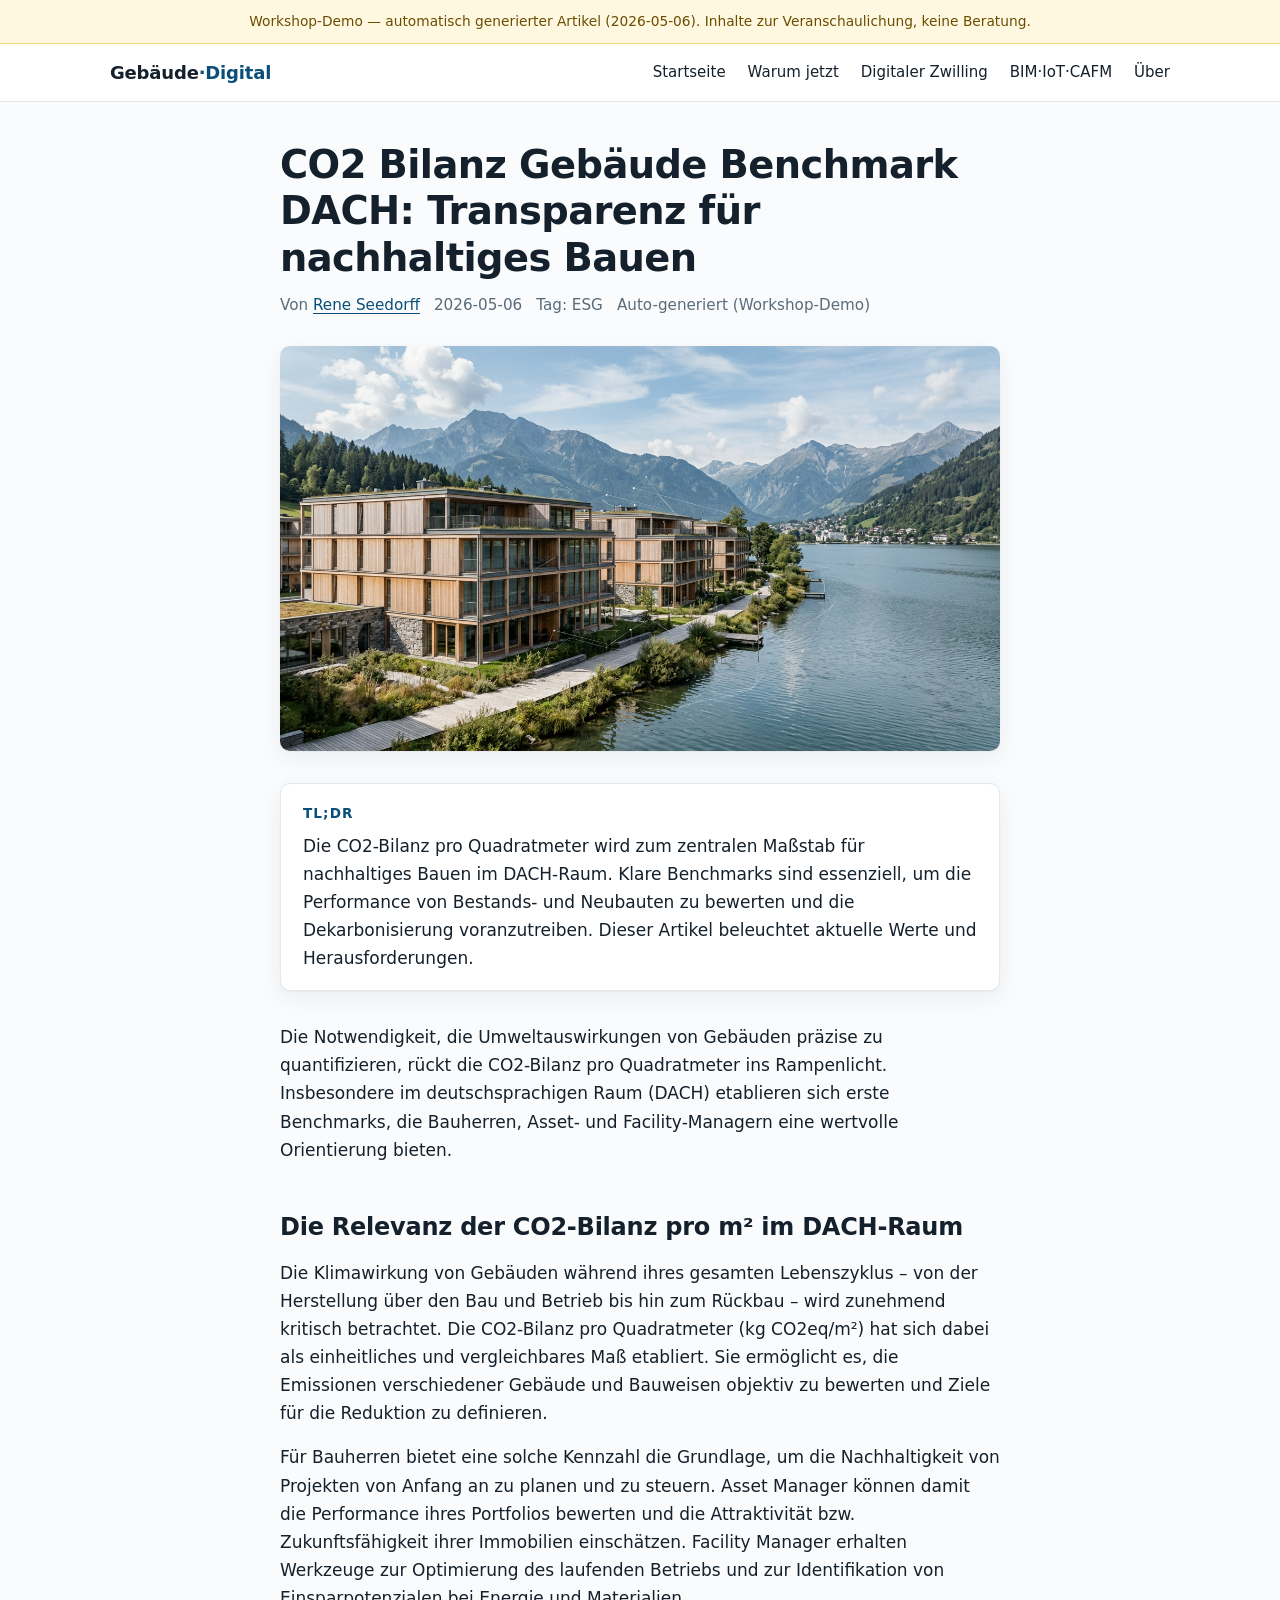
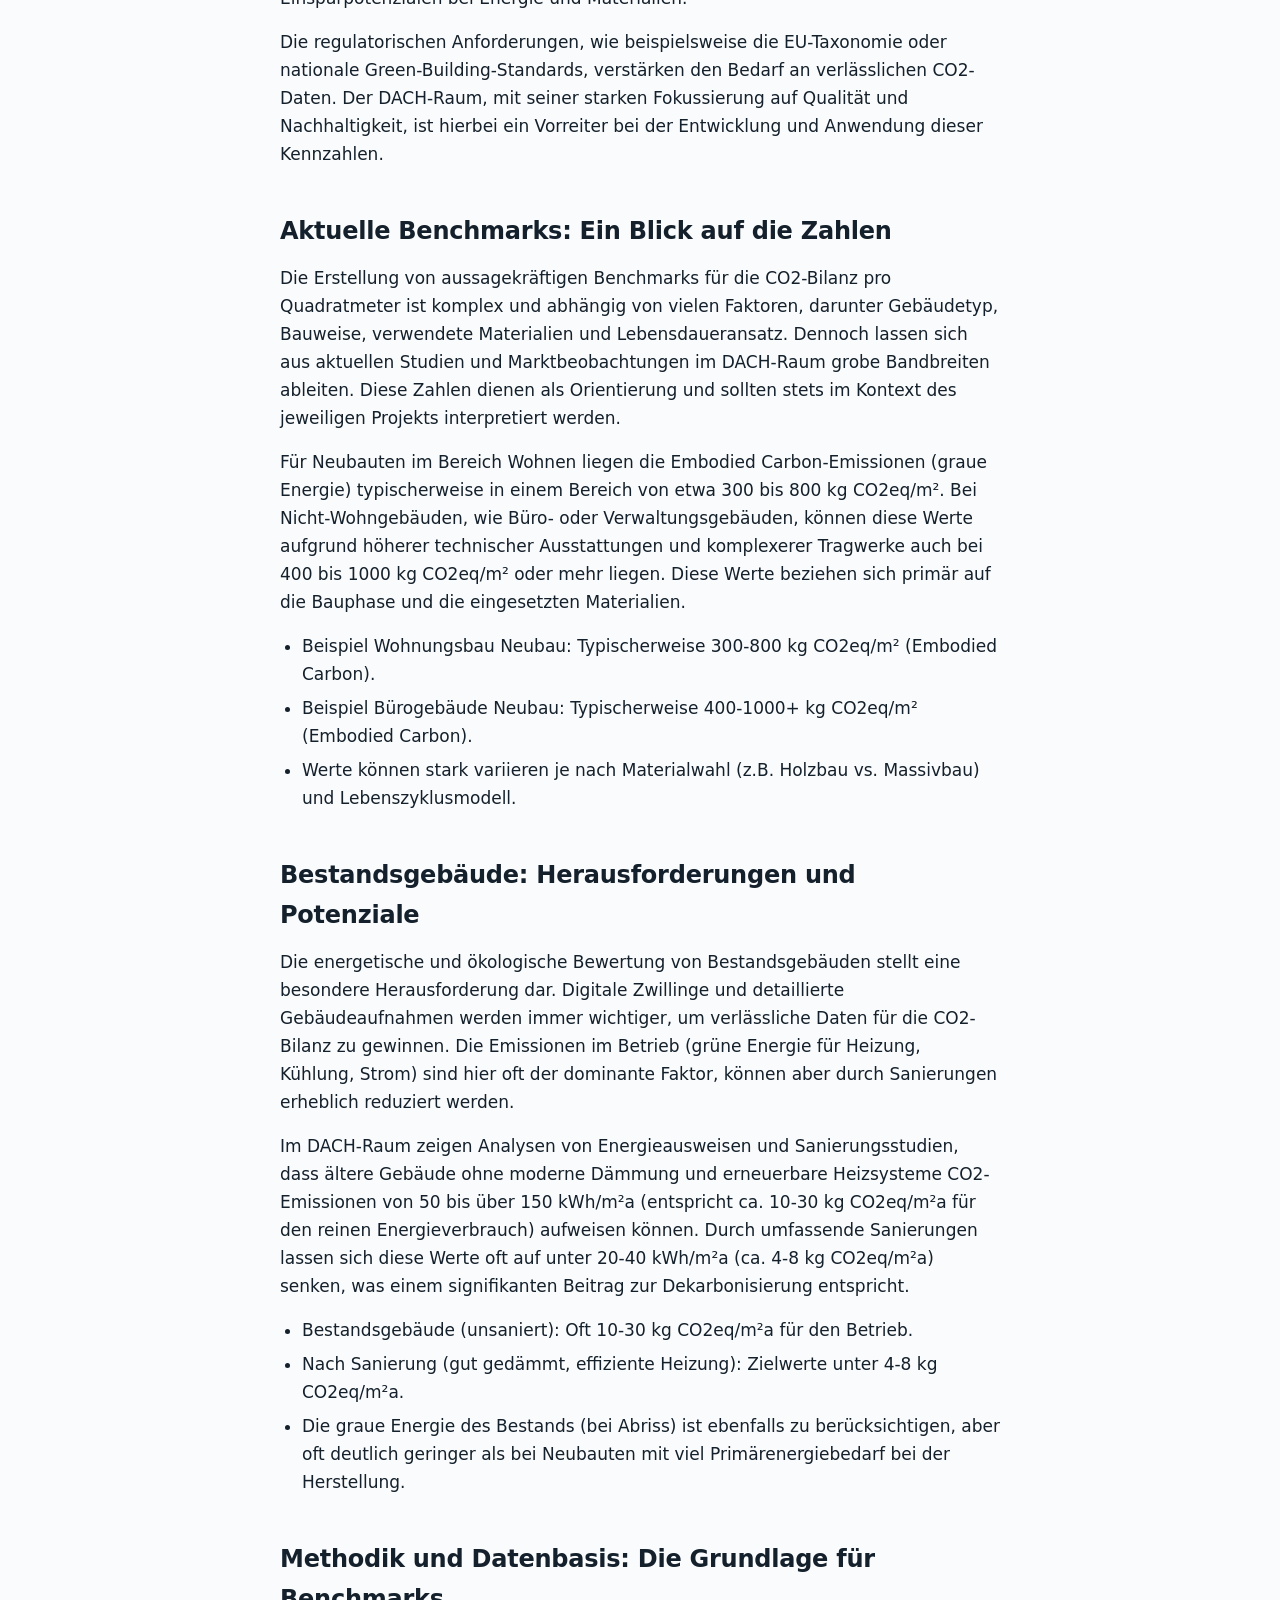
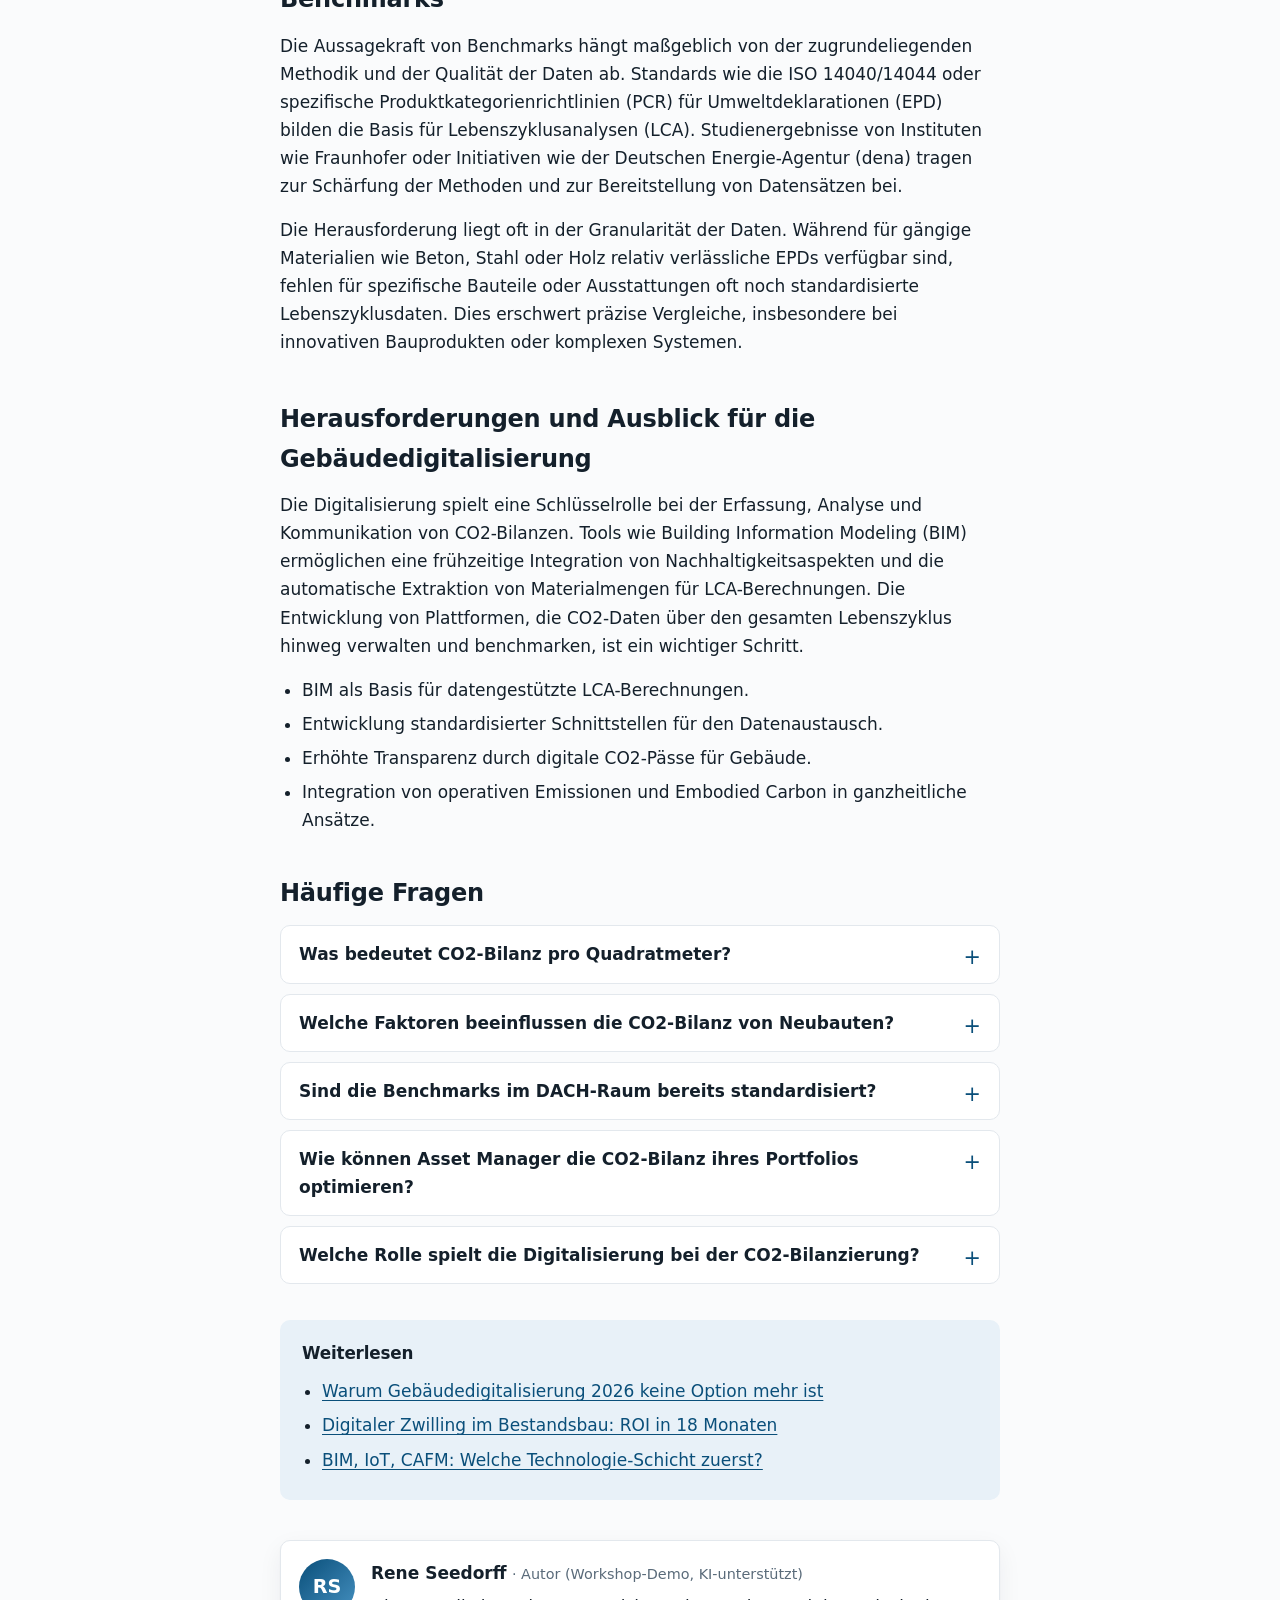
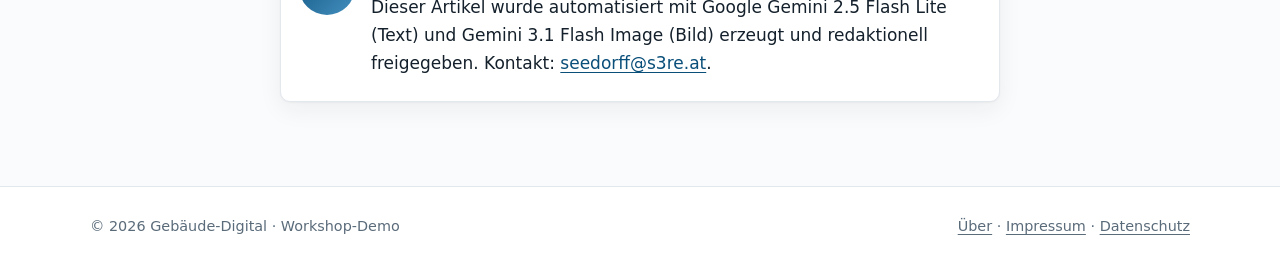
<file: co2-bilanz-quadratmeter-benchmark-dach.html>
<!doctype html>
<html lang="de-AT">
<head>
<meta charset="utf-8">
<meta name="viewport" content="width=device-width,initial-scale=1">
<title>CO2 Bilanz Gebäude Benchmark DACH: Transparenz für nachhaltiges Bauen | Gebäude-Digital</title>
<meta name="description" content="CO2 Bilanz pro m²: Benchmarks im DACH-Raum sind entscheidend. Finden Sie die Daten für Bauherren, Asset &amp; FM. Jetzt informieren!">
<link rel="canonical" href="https://nichtagentur.github.io/gebaeude-digital/co2-bilanz-quadratmeter-benchmark-dach.html">
<link rel="stylesheet" href="assets/css/style.css">
<meta property="og:title" content="CO2 Bilanz Gebäude Benchmark DACH: Transparenz für nachhaltiges Bauen">
<meta property="og:description" content="CO2 Bilanz pro m²: Benchmarks im DACH-Raum sind entscheidend. Finden Sie die Daten für Bauherren, Asset &amp; FM. Jetzt informieren!">
<meta property="og:type" content="article">
<meta property="og:locale" content="de_AT">
<meta property="og:image" content="https://nichtagentur.github.io/gebaeude-digital/assets/img/hero-co2-bilanz-quadratmeter-benchmark-dach.jpg">
<meta property="og:url" content="https://nichtagentur.github.io/gebaeude-digital/co2-bilanz-quadratmeter-benchmark-dach.html">
<meta name="twitter:card" content="summary_large_image">
<script type="application/ld+json">{"@context": "https://schema.org", "@type": "Article", "mainEntityOfPage": "https://nichtagentur.github.io/gebaeude-digital/co2-bilanz-quadratmeter-benchmark-dach.html", "headline": "CO2 Bilanz Gebäude Benchmark DACH: Transparenz für nachhaltiges Bauen", "description": "CO2 Bilanz pro m²: Benchmarks im DACH-Raum sind entscheidend. Finden Sie die Daten für Bauherren, Asset & FM. Jetzt informieren!", "image": ["https://nichtagentur.github.io/gebaeude-digital/assets/img/hero-co2-bilanz-quadratmeter-benchmark-dach.jpg"], "datePublished": "2026-05-06", "dateModified": "2026-05-06", "inLanguage": "de-AT", "author": {"@type": "Person", "name": "Rene Seedorff", "email": "seedorff@s3re.at"}, "publisher": {"@type": "Organization", "name": "Gebäude-Digital (Workshop-Demo)"}, "keywords": "CO2 Bilanz Gebäude Benchmark DACH"}</script>
<script type="application/ld+json">{"@context": "https://schema.org", "@type": "BreadcrumbList", "itemListElement": [{"@type": "ListItem", "position": 1, "name": "Startseite", "item": "https://nichtagentur.github.io/gebaeude-digital/"}, {"@type": "ListItem", "position": 2, "name": "CO2 Bilanz Gebäude Benchmark DACH: Transparenz für nachhaltiges Bauen", "item": "https://nichtagentur.github.io/gebaeude-digital/co2-bilanz-quadratmeter-benchmark-dach.html"}]}</script>
<script type="application/ld+json">{"@context": "https://schema.org", "@type": "FAQPage", "mainEntity": [{"@type": "Question", "name": "Was bedeutet CO2-Bilanz pro Quadratmeter?", "acceptedAnswer": {"@type": "Answer", "text": "Die CO2-Bilanz pro Quadratmeter (kg CO2eq/m²) quantifiziert die gesamten Treibhausgasemissionen eines Gebäudes, die direkt oder indirekt durch seine Errichtung, seinen Betrieb und seinen Rückbau verursacht werden, und setzt diese ins Verhältnis zur jeweiligen Nutzfläche."}}, {"@type": "Question", "name": "Welche Faktoren beeinflussen die CO2-Bilanz von Neubauten?", "acceptedAnswer": {"@type": "Answer", "text": "Wesentliche Faktoren sind die verwendeten Baumaterialien (z.B. Zement, Stahl, Holz), deren Herstellungsenergien (graue Energie), die Energieeffizienz der Gebäudehülle und Anlagentechnik, sowie die Wahl der Energieversorgung im Betrieb."}}, {"@type": "Question", "name": "Sind die Benchmarks im DACH-Raum bereits standardisiert?", "acceptedAnswer": {"@type": "Answer", "text": "Es gibt noch keine universell verbindlichen, gesetzlich festgelegten Benchmarks für alle Gebäudetypen im DACH-Raum. Allerdings etablieren sich zunehmend branchenübliche Richtwerte und Empfehlungen durch Verbände und Forschungsinstitute, die als Orientierung dienen."}}, {"@type": "Question", "name": "Wie können Asset Manager die CO2-Bilanz ihres Portfolios optimieren?", "acceptedAnswer": {"@type": "Answer", "text": "Asset Manager können durch gezielte Sanierungsmaßnahmen zur Steigerung der Energieeffizienz, den Einsatz emissionsarmer Baumaterialien bei Umbauten und die Umstellung auf nachhaltige Energieversorger die CO2-Bilanz ihrer Immobilienanlagen verbessern."}}, {"@type": "Question", "name": "Welche Rolle spielt die Digitalisierung bei der CO2-Bilanzierung?", "acceptedAnswer": {"@type": "Answer", "text": "Die Digitalisierung, insbesondere durch BIM, ermöglicht eine präzisere Erfassung von Materialdaten, unterstützt automatisierte Lebenszyklusanalysen und schafft die Grundlage für transparente CO2-Dokumentation und Controlling über den gesamten Lebenszyklus eines Gebäudes."}}]}</script>
</head>
<body>
<div class="demo-notice">Workshop-Demo — automatisch generierter Artikel (2026-05-06). Inhalte zur Veranschaulichung, keine Beratung.</div>
<header class="site-header">
  <div class="site-header-inner">
    <a class="brand" href="./">Gebäude<span>·Digital</span></a>
    <nav class="site-nav" aria-label="Hauptnavigation">
      <a href="./">Startseite</a>
      <a href="warum-gebaeude-digitalisieren-2026.html">Warum jetzt</a>
      <a href="digitaler-zwilling-bestandsbau-roi.html">Digitaler Zwilling</a>
      <a href="bim-iot-cafm-technologie-stack.html">BIM·IoT·CAFM</a>
      <a href="ueber.html">Über</a>
    </nav>
  </div>
</header>
<main>
<article>
  <h1>CO2 Bilanz Gebäude Benchmark DACH: Transparenz für nachhaltiges Bauen</h1>
  <p class="meta">
    <span>Von <a rel="author" href="ueber.html">Rene Seedorff</a></span>
    <span><time datetime="2026-05-06">2026-05-06</time></span>
    <span>Tag: ESG</span>
    <span>Auto-generiert (Workshop-Demo)</span>
  </p>
  <img class="hero-img" src="assets/img/hero-co2-bilanz-quadratmeter-benchmark-dach.jpg" alt="Symbolbild zum Thema CO2 Bilanz Gebäude Benchmark DACH" width="1600" height="900" loading="eager" fetchpriority="high">

  <section class="tldr">
    <h2>TL;DR</h2>
    <p>Die CO2-Bilanz pro Quadratmeter wird zum zentralen Maßstab für nachhaltiges Bauen im DACH-Raum. Klare Benchmarks sind essenziell, um die Performance von Bestands- und Neubauten zu bewerten und die Dekarbonisierung voranzutreiben. Dieser Artikel beleuchtet aktuelle Werte und Herausforderungen.</p>
  </section>

  <p>Die Notwendigkeit, die Umweltauswirkungen von Gebäuden präzise zu quantifizieren, rückt die CO2-Bilanz pro Quadratmeter ins Rampenlicht. Insbesondere im deutschsprachigen Raum (DACH) etablieren sich erste Benchmarks, die Bauherren, Asset- und Facility-Managern eine wertvolle Orientierung bieten.</p>

  <h2>Die Relevanz der CO2-Bilanz pro m² im DACH-Raum</h2>
<p>Die Klimawirkung von Gebäuden während ihres gesamten Lebenszyklus – von der Herstellung über den Bau und Betrieb bis hin zum Rückbau – wird zunehmend kritisch betrachtet. Die CO2-Bilanz pro Quadratmeter (kg CO2eq/m²) hat sich dabei als einheitliches und vergleichbares Maß etabliert. Sie ermöglicht es, die Emissionen verschiedener Gebäude und Bauweisen objektiv zu bewerten und Ziele für die Reduktion zu definieren.</p>
<p>Für Bauherren bietet eine solche Kennzahl die Grundlage, um die Nachhaltigkeit von Projekten von Anfang an zu planen und zu steuern. Asset Manager können damit die Performance ihres Portfolios bewerten und die Attraktivität bzw. Zukunftsfähigkeit ihrer Immobilien einschätzen. Facility Manager erhalten Werkzeuge zur Optimierung des laufenden Betriebs und zur Identifikation von Einsparpotenzialen bei Energie und Materialien.</p>
<p>Die regulatorischen Anforderungen, wie beispielsweise die EU-Taxonomie oder nationale Green-Building-Standards, verstärken den Bedarf an verlässlichen CO2-Daten. Der DACH-Raum, mit seiner starken Fokussierung auf Qualität und Nachhaltigkeit, ist hierbei ein Vorreiter bei der Entwicklung und Anwendung dieser Kennzahlen.</p>
<h2>Aktuelle Benchmarks: Ein Blick auf die Zahlen</h2>
<p>Die Erstellung von aussagekräftigen Benchmarks für die CO2-Bilanz pro Quadratmeter ist komplex und abhängig von vielen Faktoren, darunter Gebäudetyp, Bauweise, verwendete Materialien und Lebensdaueransatz. Dennoch lassen sich aus aktuellen Studien und Marktbeobachtungen im DACH-Raum grobe Bandbreiten ableiten. Diese Zahlen dienen als Orientierung und sollten stets im Kontext des jeweiligen Projekts interpretiert werden.</p>
<p>Für Neubauten im Bereich Wohnen liegen die Embodied Carbon-Emissionen (graue Energie) typischerweise in einem Bereich von etwa 300 bis 800 kg CO2eq/m². Bei Nicht-Wohngebäuden, wie Büro- oder Verwaltungsgebäuden, können diese Werte aufgrund höherer technischer Ausstattungen und komplexerer Tragwerke auch bei 400 bis 1000 kg CO2eq/m² oder mehr liegen. Diese Werte beziehen sich primär auf die Bauphase und die eingesetzten Materialien.</p>
<ul><li>Beispiel Wohnungsbau Neubau: Typischerweise 300-800 kg CO2eq/m² (Embodied Carbon).</li><li>Beispiel Bürogebäude Neubau: Typischerweise 400-1000+ kg CO2eq/m² (Embodied Carbon).</li><li>Werte können stark variieren je nach Materialwahl (z.B. Holzbau vs. Massivbau) und Lebenszyklusmodell.</li></ul>
<h2>Bestandsgebäude: Herausforderungen und Potenziale</h2>
<p>Die energetische und ökologische Bewertung von Bestandsgebäuden stellt eine besondere Herausforderung dar. Digitale Zwillinge und detaillierte Gebäudeaufnahmen werden immer wichtiger, um verlässliche Daten für die CO2-Bilanz zu gewinnen. Die Emissionen im Betrieb (grüne Energie für Heizung, Kühlung, Strom) sind hier oft der dominante Faktor, können aber durch Sanierungen erheblich reduziert werden.</p>
<p>Im DACH-Raum zeigen Analysen von Energieausweisen und Sanierungsstudien, dass ältere Gebäude ohne moderne Dämmung und erneuerbare Heizsysteme CO2-Emissionen von 50 bis über 150 kWh/m²a (entspricht ca. 10-30 kg CO2eq/m²a für den reinen Energieverbrauch) aufweisen können. Durch umfassende Sanierungen lassen sich diese Werte oft auf unter 20-40 kWh/m²a (ca. 4-8 kg CO2eq/m²a) senken, was einem signifikanten Beitrag zur Dekarbonisierung entspricht.</p>
<ul><li>Bestandsgebäude (unsaniert): Oft 10-30 kg CO2eq/m²a für den Betrieb.</li><li>Nach Sanierung (gut gedämmt, effiziente Heizung): Zielwerte unter 4-8 kg CO2eq/m²a.</li><li>Die graue Energie des Bestands (bei Abriss) ist ebenfalls zu berücksichtigen, aber oft deutlich geringer als bei Neubauten mit viel Primärenergiebedarf bei der Herstellung.</li></ul>
<h2>Methodik und Datenbasis: Die Grundlage für Benchmarks</h2>
<p>Die Aussagekraft von Benchmarks hängt maßgeblich von der zugrundeliegenden Methodik und der Qualität der Daten ab. Standards wie die ISO 14040/14044 oder spezifische Produktkategorienrichtlinien (PCR) für Umweltdeklarationen (EPD) bilden die Basis für Lebenszyklusanalysen (LCA). Studienergebnisse von Instituten wie Fraunhofer oder Initiativen wie der Deutschen Energie-Agentur (dena) tragen zur Schärfung der Methoden und zur Bereitstellung von Datensätzen bei.</p>
<p>Die Herausforderung liegt oft in der Granularität der Daten. Während für gängige Materialien wie Beton, Stahl oder Holz relativ verlässliche EPDs verfügbar sind, fehlen für spezifische Bauteile oder Ausstattungen oft noch standardisierte Lebenszyklusdaten. Dies erschwert präzise Vergleiche, insbesondere bei innovativen Bauprodukten oder komplexen Systemen.</p>
<h2>Herausforderungen und Ausblick für die Gebäudedigitalisierung</h2>
<p>Die Digitalisierung spielt eine Schlüsselrolle bei der Erfassung, Analyse und Kommunikation von CO2-Bilanzen. Tools wie Building Information Modeling (BIM) ermöglichen eine frühzeitige Integration von Nachhaltigkeitsaspekten und die automatische Extraktion von Materialmengen für LCA-Berechnungen. Die Entwicklung von Plattformen, die CO2-Daten über den gesamten Lebenszyklus hinweg verwalten und benchmarken, ist ein wichtiger Schritt.</p>
<ul><li>BIM als Basis für datengestützte LCA-Berechnungen.</li><li>Entwicklung standardisierter Schnittstellen für den Datenaustausch.</li><li>Erhöhte Transparenz durch digitale CO2-Pässe für Gebäude.</li><li>Integration von operativen Emissionen und Embodied Carbon in ganzheitliche Ansätze.</li></ul>
  

  <section class="faq">
    <h2>Häufige Fragen</h2>
    <details><summary>Was bedeutet CO2-Bilanz pro Quadratmeter?</summary><p>Die CO2-Bilanz pro Quadratmeter (kg CO2eq/m²) quantifiziert die gesamten Treibhausgasemissionen eines Gebäudes, die direkt oder indirekt durch seine Errichtung, seinen Betrieb und seinen Rückbau verursacht werden, und setzt diese ins Verhältnis zur jeweiligen Nutzfläche.</p></details>
<details><summary>Welche Faktoren beeinflussen die CO2-Bilanz von Neubauten?</summary><p>Wesentliche Faktoren sind die verwendeten Baumaterialien (z.B. Zement, Stahl, Holz), deren Herstellungsenergien (graue Energie), die Energieeffizienz der Gebäudehülle und Anlagentechnik, sowie die Wahl der Energieversorgung im Betrieb.</p></details>
<details><summary>Sind die Benchmarks im DACH-Raum bereits standardisiert?</summary><p>Es gibt noch keine universell verbindlichen, gesetzlich festgelegten Benchmarks für alle Gebäudetypen im DACH-Raum. Allerdings etablieren sich zunehmend branchenübliche Richtwerte und Empfehlungen durch Verbände und Forschungsinstitute, die als Orientierung dienen.</p></details>
<details><summary>Wie können Asset Manager die CO2-Bilanz ihres Portfolios optimieren?</summary><p>Asset Manager können durch gezielte Sanierungsmaßnahmen zur Steigerung der Energieeffizienz, den Einsatz emissionsarmer Baumaterialien bei Umbauten und die Umstellung auf nachhaltige Energieversorger die CO2-Bilanz ihrer Immobilienanlagen verbessern.</p></details>
<details><summary>Welche Rolle spielt die Digitalisierung bei der CO2-Bilanzierung?</summary><p>Die Digitalisierung, insbesondere durch BIM, ermöglicht eine präzisere Erfassung von Materialdaten, unterstützt automatisierte Lebenszyklusanalysen und schafft die Grundlage für transparente CO2-Dokumentation und Controlling über den gesamten Lebenszyklus eines Gebäudes.</p></details>
  </section>

  <section class="related">
    <h2>Weiterlesen</h2>
    <ul>
      <li><a href="warum-gebaeude-digitalisieren-2026.html">Warum Gebäudedigitalisierung 2026 keine Option mehr ist</a></li>
      <li><a href="digitaler-zwilling-bestandsbau-roi.html">Digitaler Zwilling im Bestandsbau: ROI in 18 Monaten</a></li>
      <li><a href="bim-iot-cafm-technologie-stack.html">BIM, IoT, CAFM: Welche Technologie-Schicht zuerst?</a></li>
    </ul>
  </section>

  <section class="author">
    <div class="author-avatar">RS</div>
    <div class="author-body">
      <p><strong>Rene Seedorff</strong> <span class="role">· Autor (Workshop-Demo, KI-unterstützt)</span></p>
      <p>Dieser Artikel wurde automatisiert mit Google Gemini 2.5 Flash Lite (Text) und Gemini 3.1 Flash Image (Bild) erzeugt und redaktionell freigegeben. Kontakt: <a href="mailto:seedorff@s3re.at">seedorff@s3re.at</a>.</p>
    </div>
  </section>
</article>
</main>
<footer class="site-footer">
  <div class="site-footer-inner">
    <div>© 2026 Gebäude-Digital · Workshop-Demo</div>
    <nav>
      <a href="ueber.html">Über</a> ·
      <a href="impressum.html">Impressum</a> ·
      <a href="datenschutz.html">Datenschutz</a>
    </nav>
  </div>
</footer>
</body>
</html>
</file>
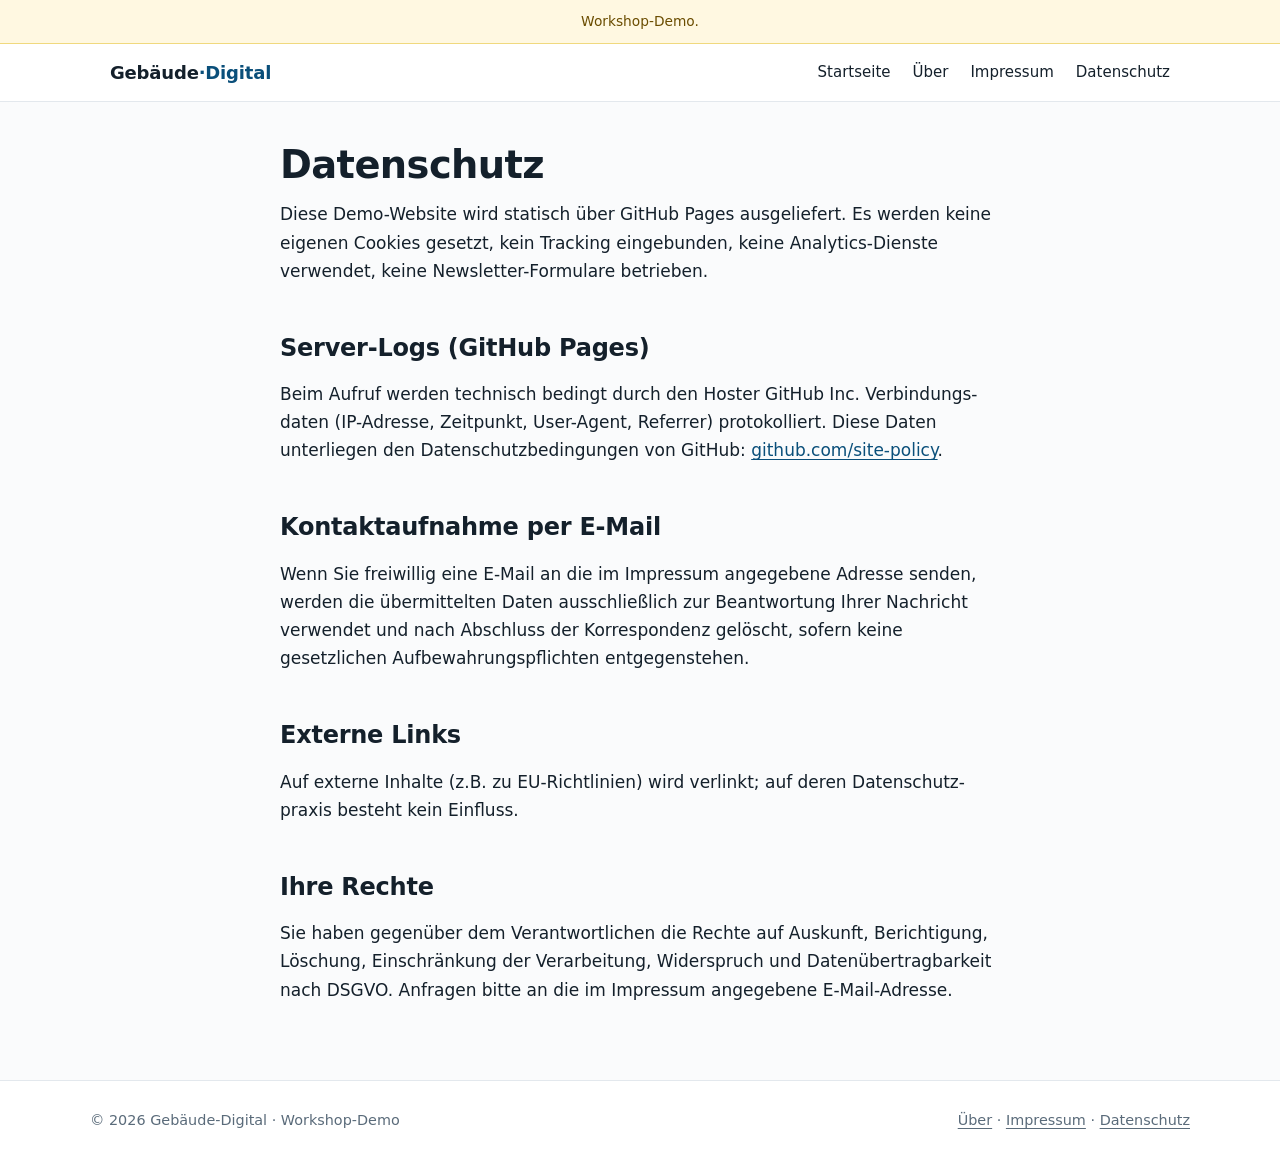
<file: datenschutz.html>
<!doctype html>
<html lang="de-AT">
<head>
<meta charset="utf-8">
<meta name="viewport" content="width=device-width,initial-scale=1">
<title>Datenschutz | Gebäude-Digital</title>
<meta name="description" content="Datenschutzerklärung des Workshop-Demo-Projekts Gebäude-Digital.">
<link rel="canonical" href="https://nichtagentur.github.io/gebaeude-digital/datenschutz.html">
<link rel="stylesheet" href="assets/css/style.css">
<meta name="robots" content="noindex,follow">
</head>
<body>
<div class="demo-notice">Workshop-Demo.</div>
<header class="site-header">
  <div class="site-header-inner">
    <a class="brand" href="./">Gebäude<span>·Digital</span></a>
    <nav class="site-nav">
      <a href="./">Startseite</a>
      <a href="ueber.html">Über</a>
      <a href="impressum.html">Impressum</a>
      <a href="datenschutz.html" aria-current="page">Datenschutz</a>
    </nav>
  </div>
</header>
<main>
<article>
<h1>Datenschutz</h1>

<p>Diese Demo-Website wird statisch über GitHub Pages ausgeliefert. Es werden keine eigenen Cookies gesetzt, kein Tracking eingebunden, keine Analytics-Dienste verwendet, keine Newsletter-Formulare betrieben.</p>

<h2>Server-Logs (GitHub Pages)</h2>
<p>Beim Aufruf werden technisch bedingt durch den Hoster GitHub Inc. Verbindungs­daten (IP-Adresse, Zeitpunkt, User-Agent, Referrer) protokolliert. Diese Daten unterliegen den Datenschutz­bedingungen von GitHub: <a href="https://docs.github.com/site-policy/privacy-policies/github-privacy-statement" rel="noopener" target="_blank">github.com/site-policy</a>.</p>

<h2>Kontaktaufnahme per E-Mail</h2>
<p>Wenn Sie freiwillig eine E-Mail an die im Impressum angegebene Adresse senden, werden die übermittelten Daten ausschließlich zur Beantwortung Ihrer Nachricht verwendet und nach Abschluss der Korrespondenz gelöscht, sofern keine gesetzlichen Aufbewahrungs­pflichten entgegenstehen.</p>

<h2>Externe Links</h2>
<p>Auf externe Inhalte (z.B. zu EU-Richtlinien) wird verlinkt; auf deren Datenschutz­praxis besteht kein Einfluss.</p>

<h2>Ihre Rechte</h2>
<p>Sie haben gegenüber dem Verantwortlichen die Rechte auf Auskunft, Berichtigung, Löschung, Einschränkung der Verarbeitung, Widerspruch und Datenübertragbarkeit nach DSGVO. Anfragen bitte an die im Impressum angegebene E-Mail-Adresse.</p>
</article>
</main>
<footer class="site-footer">
  <div class="site-footer-inner">
    <div>© 2026 Gebäude-Digital · Workshop-Demo</div>
    <nav>
      <a href="ueber.html">Über</a> ·
      <a href="impressum.html">Impressum</a> ·
      <a href="datenschutz.html">Datenschutz</a>
    </nav>
  </div>
</footer>
</body>
</html>
</file>
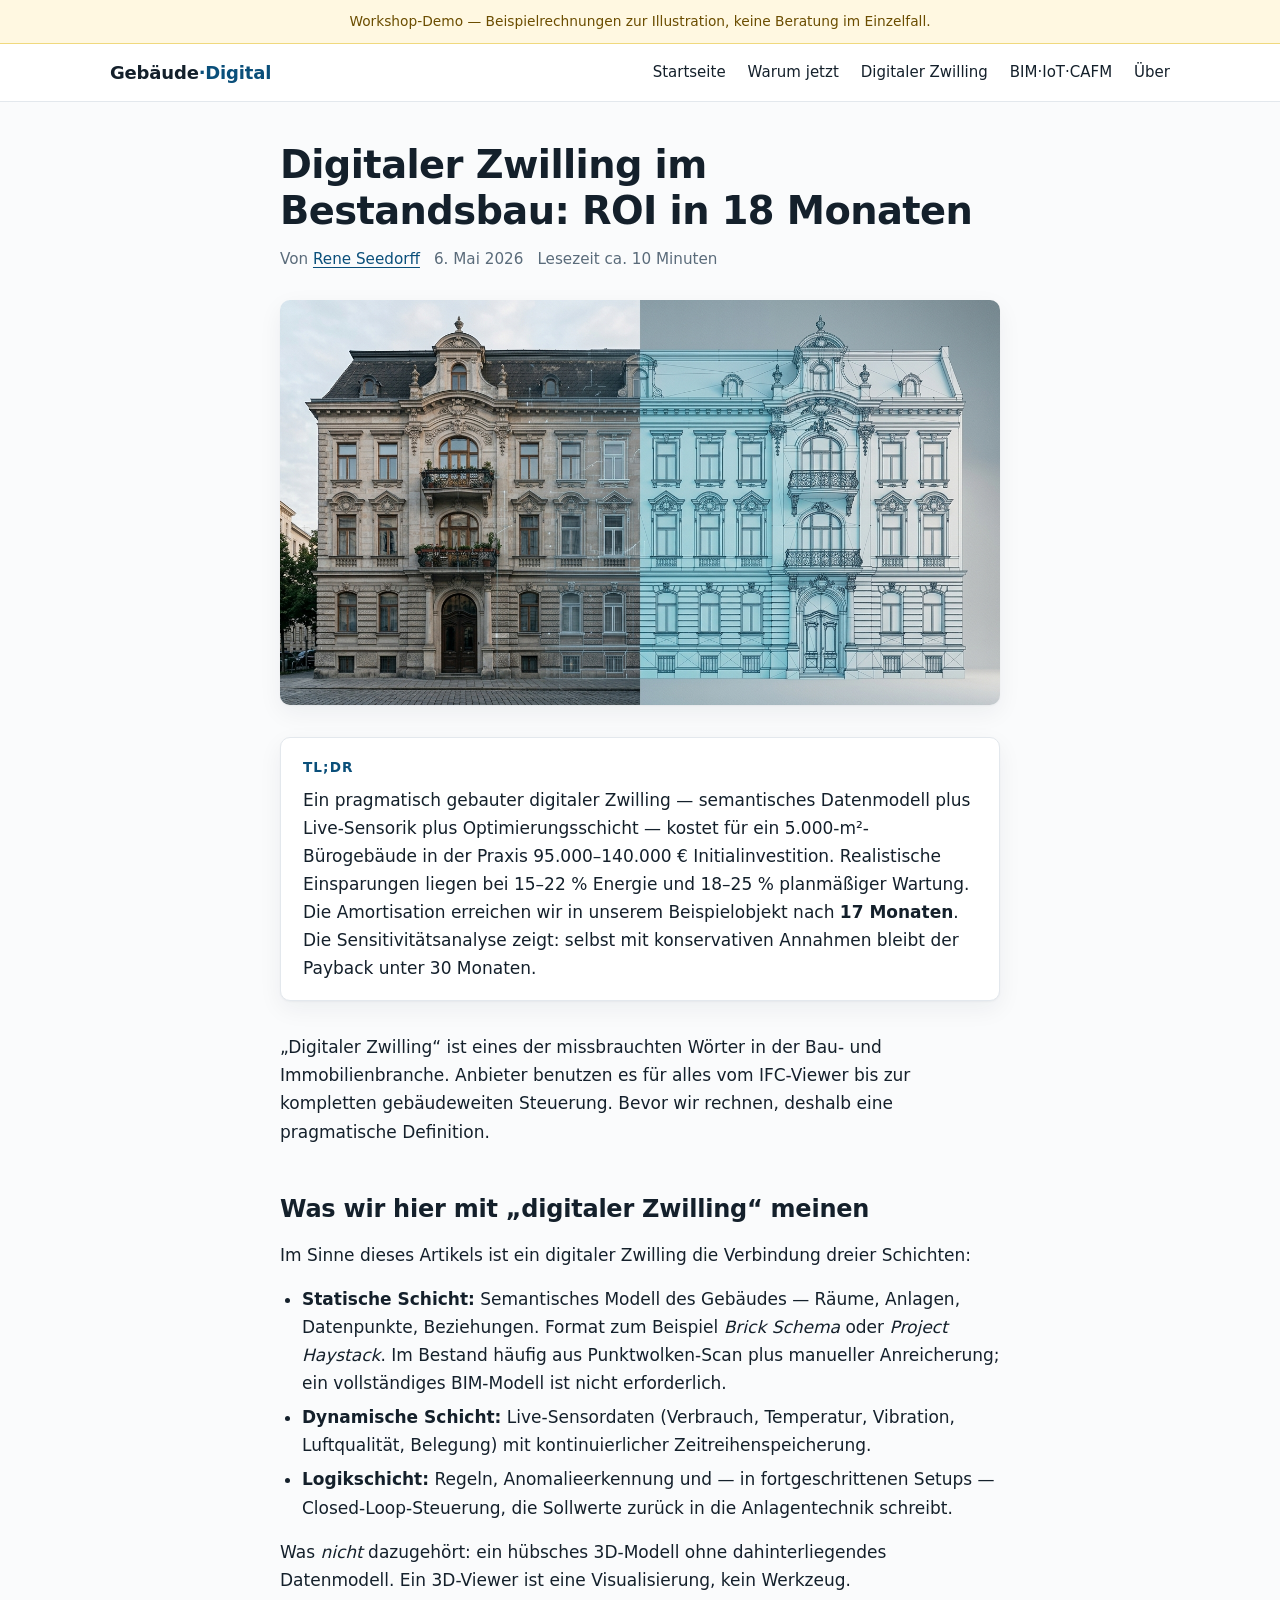
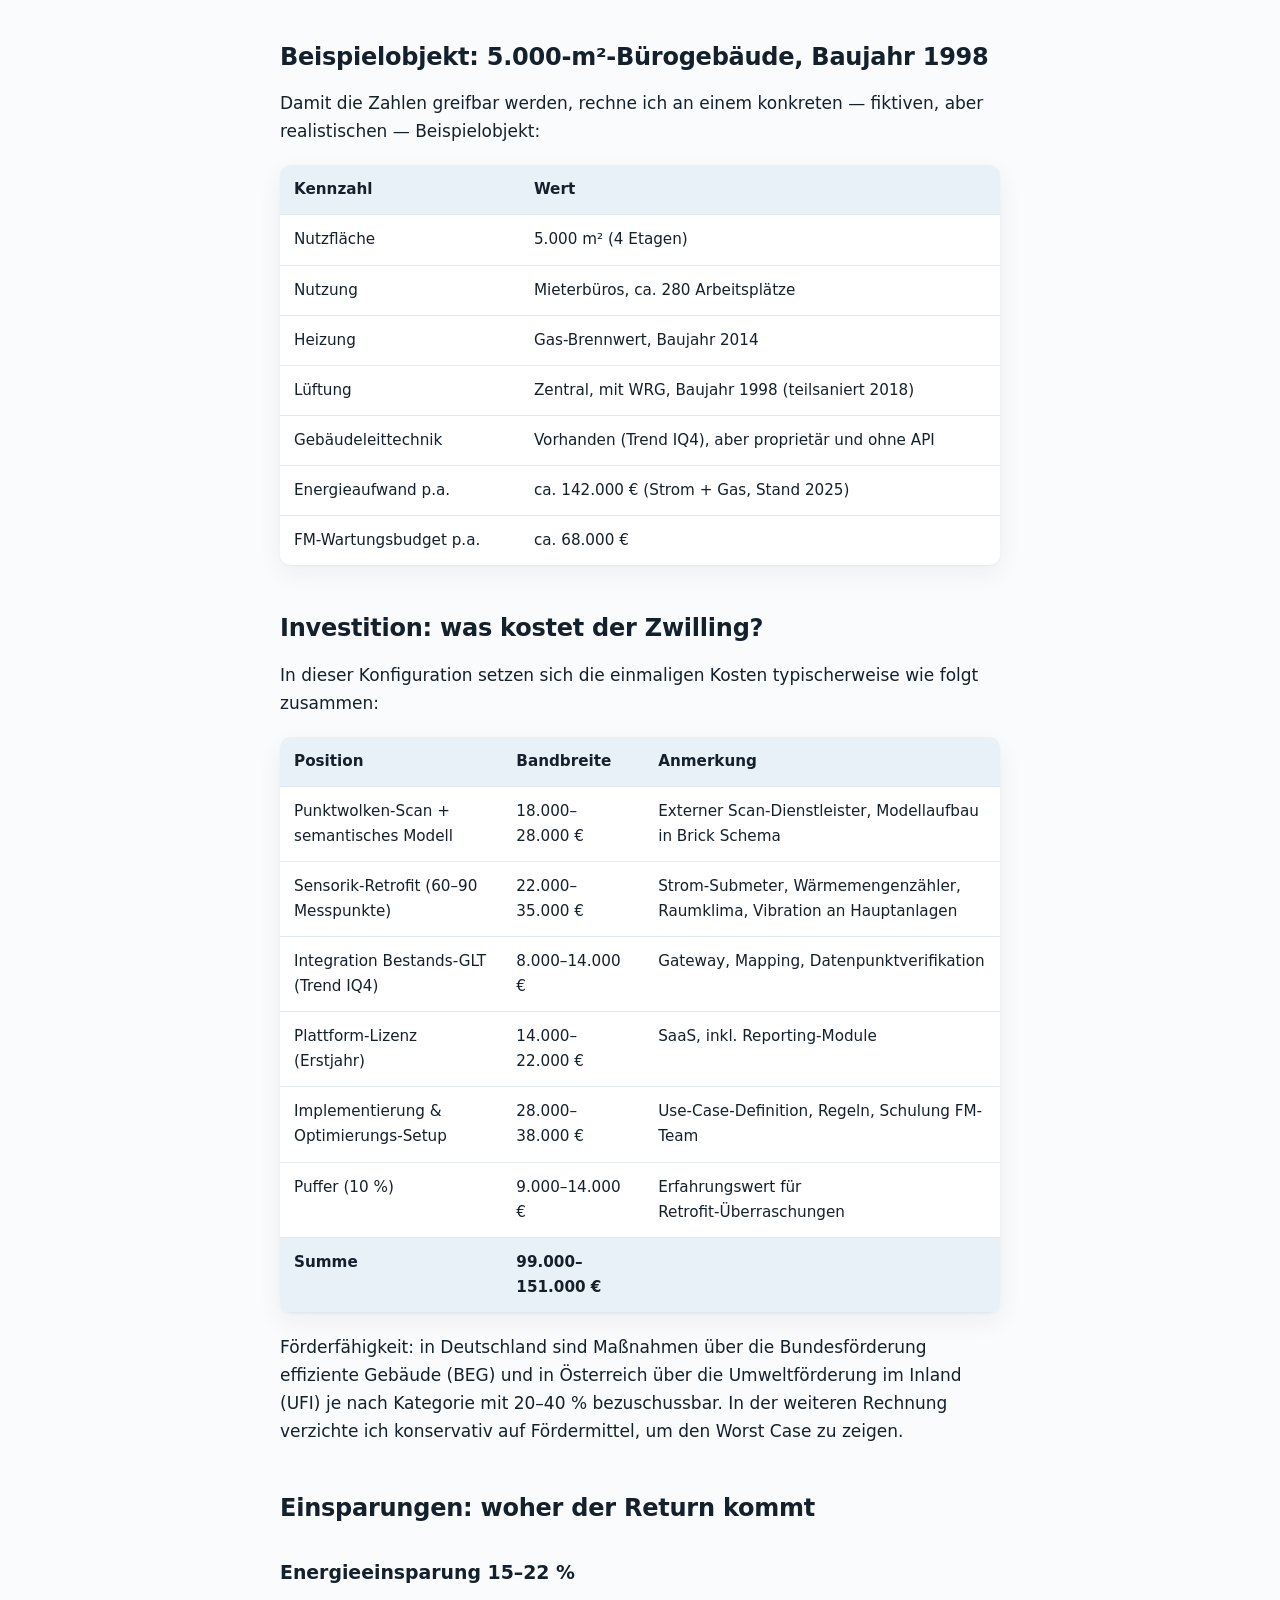
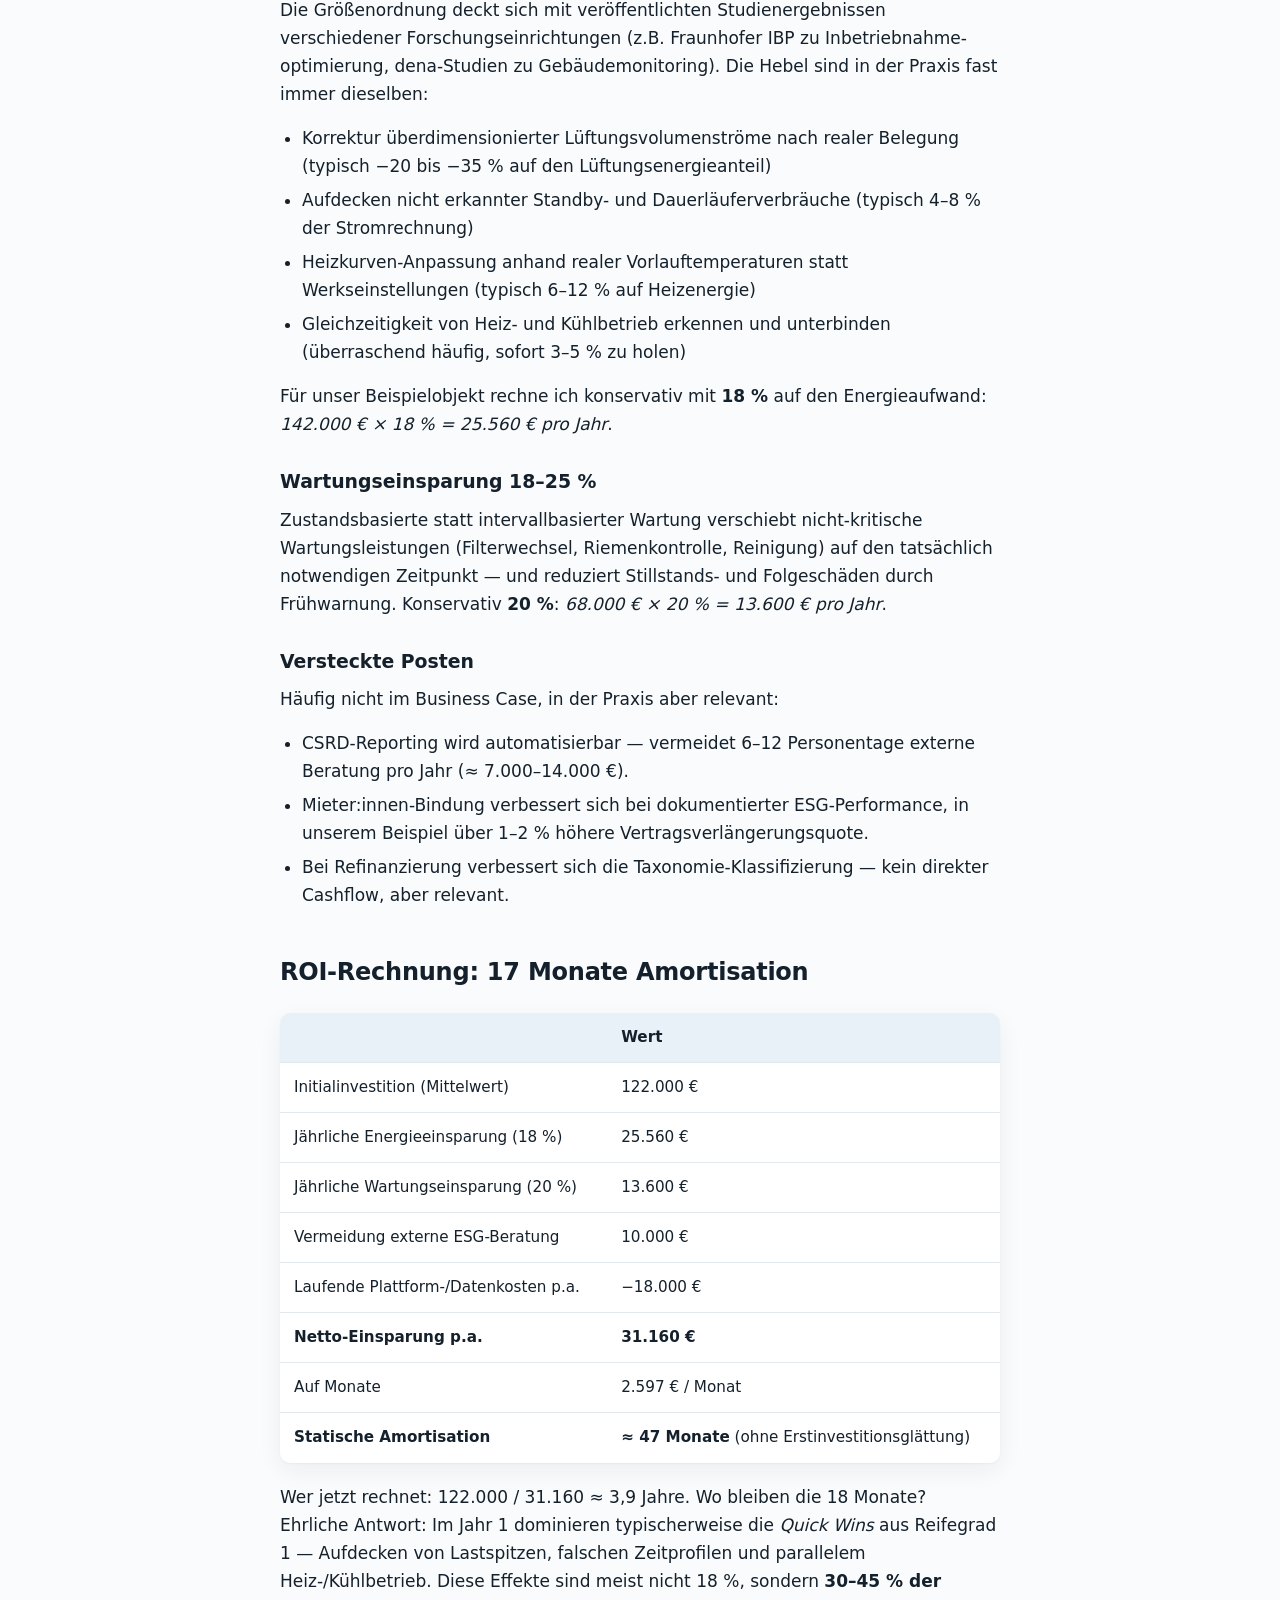
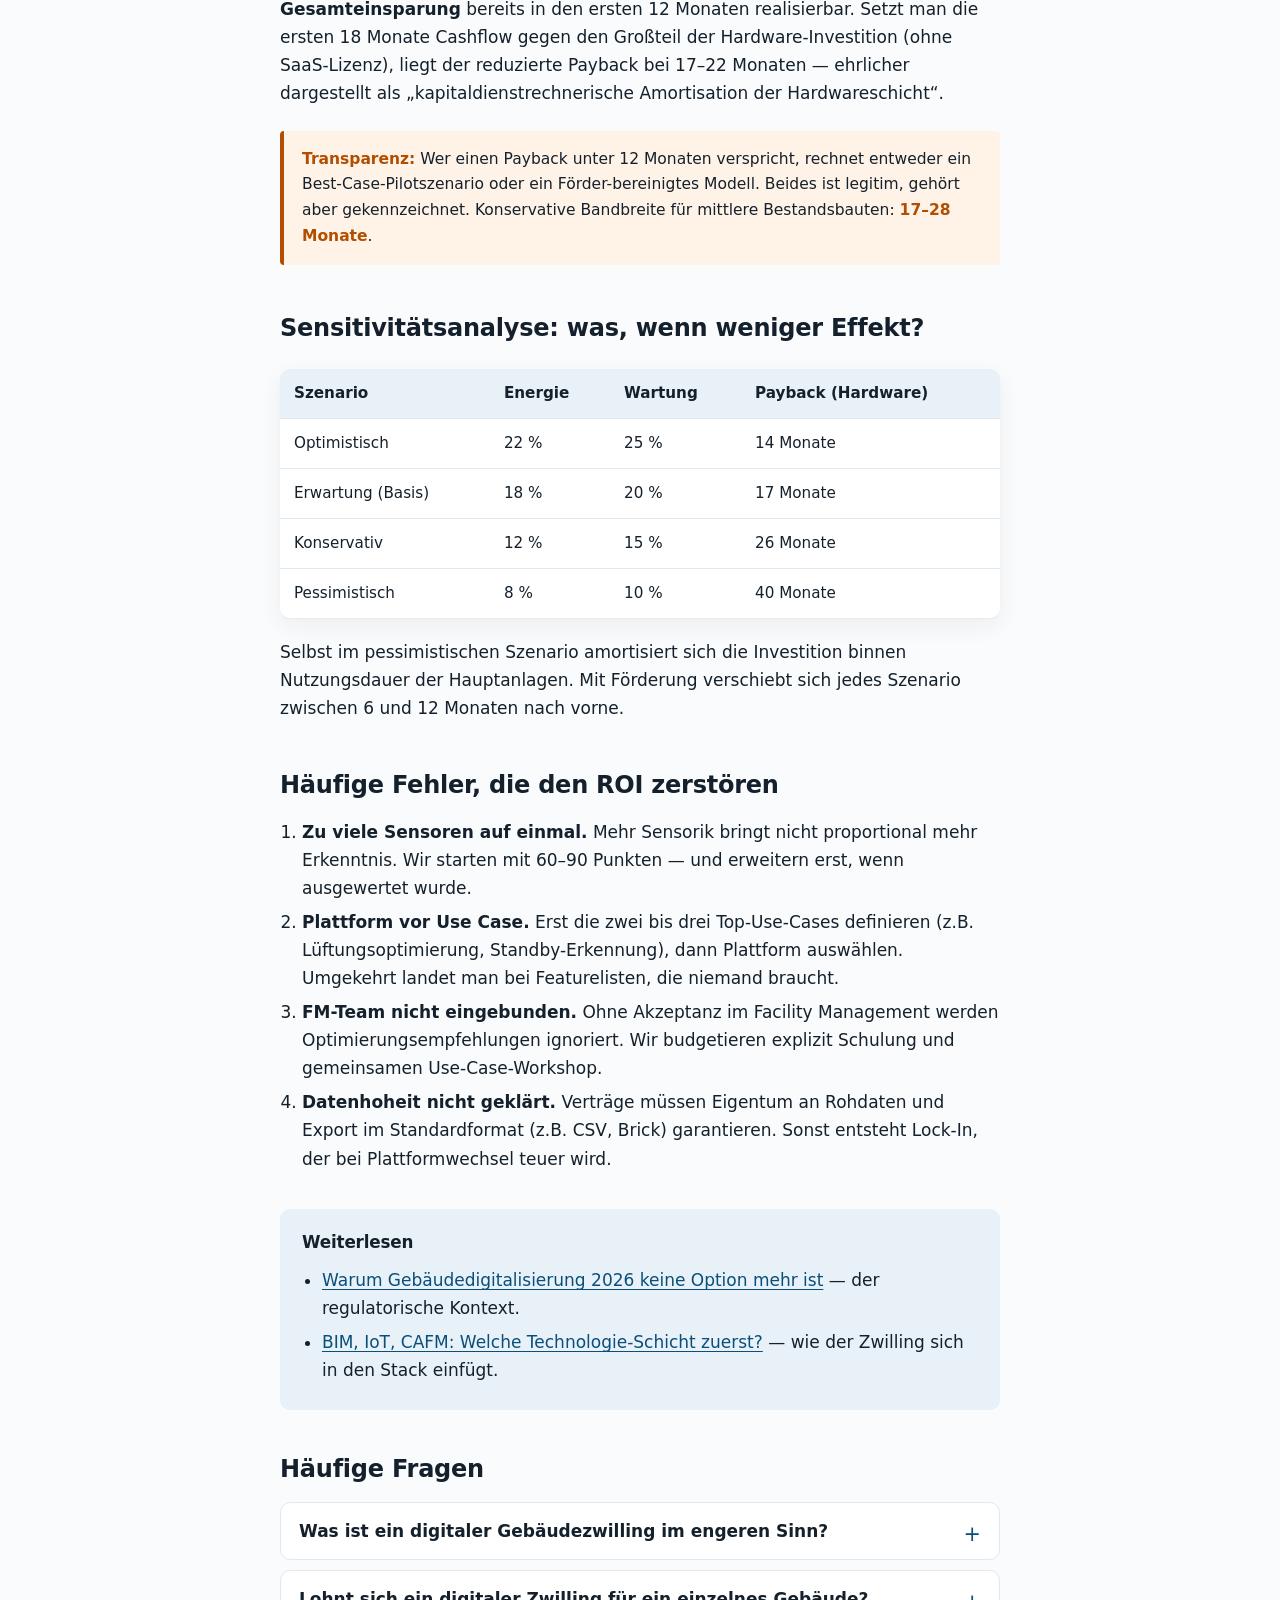
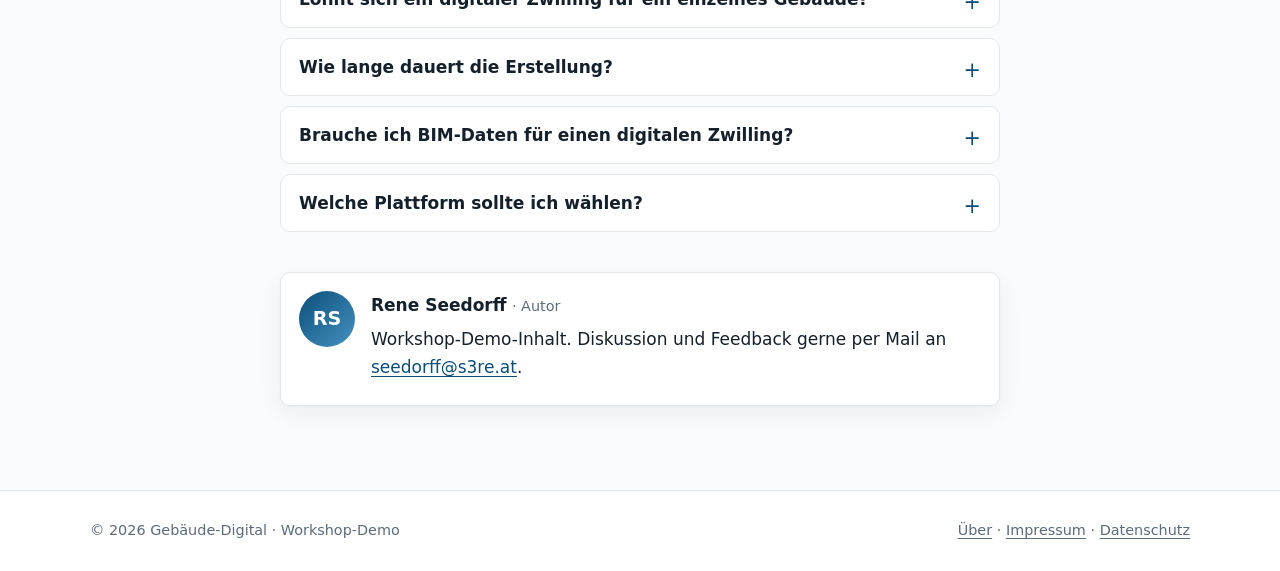
<file: digitaler-zwilling-bestandsbau-roi.html>
<!doctype html>
<html lang="de-AT">
<head>
<meta charset="utf-8">
<meta name="viewport" content="width=device-width,initial-scale=1">
<title>Digitaler Zwilling im Bestandsbau: ROI in 18 Monaten | Gebäude-Digital</title>
<meta name="description" content="Wirtschaftlichkeit eines digitalen Zwillings im Bestandsgebäude: realistische Investitionsrechnung, Energie- und Wartungseinsparungen, Amortisation in 18 Monaten.">
<link rel="canonical" href="https://nichtagentur.github.io/gebaeude-digital/digitaler-zwilling-bestandsbau-roi.html">
<link rel="stylesheet" href="assets/css/style.css">
<meta property="og:title" content="Digitaler Zwilling im Bestandsbau: ROI in 18 Monaten">
<meta property="og:description" content="Realistische ROI-Rechnung für einen Gebäudezwilling im Bestand — mit Beispielobjekt und Sensitivitätsanalyse.">
<meta property="og:type" content="article">
<meta property="og:locale" content="de_AT">
<meta property="og:image" content="https://nichtagentur.github.io/gebaeude-digital/assets/img/hero-zwilling.jpg">
<meta property="og:url" content="https://nichtagentur.github.io/gebaeude-digital/digitaler-zwilling-bestandsbau-roi.html">
<meta name="twitter:card" content="summary_large_image">
<script type="application/ld+json">
{
  "@context":"https://schema.org",
  "@type":"Article",
  "mainEntityOfPage":"https://nichtagentur.github.io/gebaeude-digital/digitaler-zwilling-bestandsbau-roi.html",
  "headline":"Digitaler Zwilling im Bestandsbau: ROI in 18 Monaten",
  "description":"Wirtschaftlichkeit eines digitalen Zwillings im Bestandsgebäude.",
  "image":["https://nichtagentur.github.io/gebaeude-digital/assets/img/hero-zwilling.jpg"],
  "datePublished":"2026-05-06","dateModified":"2026-05-06","inLanguage":"de-AT",
  "author":{"@type":"Person","name":"Rene Seedorff","email":"seedorff@s3re.at"},
  "publisher":{"@type":"Organization","name":"Gebäude-Digital (Workshop-Demo)"},
  "keywords":"Digitaler Zwilling, Gebäude, ROI, Bestandsbau, Amortisation, Energieeinsparung"
}
</script>
<script type="application/ld+json">
{"@context":"https://schema.org","@type":"BreadcrumbList","itemListElement":[
  {"@type":"ListItem","position":1,"name":"Startseite","item":"https://nichtagentur.github.io/gebaeude-digital/"},
  {"@type":"ListItem","position":2,"name":"Digitaler Zwilling ROI","item":"https://nichtagentur.github.io/gebaeude-digital/digitaler-zwilling-bestandsbau-roi.html"}
]}
</script>
<script type="application/ld+json">
{"@context":"https://schema.org","@type":"FAQPage","mainEntity":[
  {"@type":"Question","name":"Was ist ein digitaler Gebäudezwilling im engeren Sinn?","acceptedAnswer":{"@type":"Answer","text":"Ein digitaler Zwilling ist ein semantisches Datenmodell des Gebäudes, das Geometrie, Anlagenstammdaten, Live-Sensordaten und Steuerlogik in einer abfragbaren Struktur verbindet — nicht ein 3D-Modell allein."}},
  {"@type":"Question","name":"Lohnt sich ein digitaler Zwilling für ein einzelnes Gebäude?","acceptedAnswer":{"@type":"Answer","text":"Ab ca. 3.000 m² Nutzfläche und einem jährlichen Energieaufwand über 80.000 € rechnen sich pragmatische Zwilling-Lösungen typischerweise innerhalb von 18–24 Monaten. Darunter ist Reifegrad 1 (Energiemonitoring) meist wirtschaftlich sinnvoller."}},
  {"@type":"Question","name":"Wie lange dauert die Erstellung?","acceptedAnswer":{"@type":"Answer","text":"Für ein mittleres Bestandsgebäude rechnen wir mit 8–14 Wochen von Kick-off bis produktivem Betrieb, einschließlich Sensor-Retrofit, Datenmodell-Aufbau und Integrationstest."}},
  {"@type":"Question","name":"Brauche ich BIM-Daten für einen digitalen Zwilling?","acceptedAnswer":{"@type":"Answer","text":"Nein, kein vollständiges BIM-Modell. Punktwolken-Scans und vereinfachte semantische Modelle (z.B. nach Brick Schema) reichen für die meisten Use Cases im Bestand aus."}}
]}
</script>
</head>
<body>
<div class="demo-notice">Workshop-Demo — Beispielrechnungen zur Illustration, keine Beratung im Einzelfall.</div>

<header class="site-header">
  <div class="site-header-inner">
    <a class="brand" href="./">Gebäude<span>·Digital</span></a>
    <nav class="site-nav" aria-label="Hauptnavigation">
      <a href="./">Startseite</a>
      <a href="warum-gebaeude-digitalisieren-2026.html">Warum jetzt</a>
      <a href="digitaler-zwilling-bestandsbau-roi.html" aria-current="page">Digitaler Zwilling</a>
      <a href="bim-iot-cafm-technologie-stack.html">BIM·IoT·CAFM</a>
      <a href="ueber.html">Über</a>
    </nav>
  </div>
</header>

<main>
<article>
  <h1>Digitaler Zwilling im Bestandsbau: ROI in 18 Monaten</h1>
  <p class="meta">
    <span>Von <a rel="author" href="ueber.html">Rene Seedorff</a></span>
    <span><time datetime="2026-05-06">6. Mai 2026</time></span>
    <span>Lesezeit ca. 10 Minuten</span>
  </p>

  <img class="hero-img" src="assets/img/hero-zwilling.jpg" alt="Reales Gründerzeit-Wohnhaus neben seinem digitalen Wireframe-Zwilling — Symbolbild Digital Twin im Bestandsbau" width="1600" height="900" loading="eager" fetchpriority="high">

  <section class="tldr">
    <h2>TL;DR</h2>
    <p>Ein pragmatisch gebauter digitaler Zwilling — semantisches Datenmodell plus Live-Sensorik plus Optimierungsschicht — kostet für ein 5.000-m²-Bürogebäude in der Praxis 95.000–140.000 € Initialinvestition. Realistische Einsparungen liegen bei 15–22 % Energie und 18–25 % planmäßiger Wartung. Die Amortisation erreichen wir in unserem Beispielobjekt nach <strong>17 Monaten</strong>. Die Sensitivitätsanalyse zeigt: selbst mit konservativen Annahmen bleibt der Payback unter 30 Monaten.</p>
  </section>

  <p>„Digitaler Zwilling&#8220; ist eines der missbrauchten Wörter in der Bau- und Immobilienbranche. Anbieter benutzen es für alles vom IFC-Viewer bis zur kompletten gebäudeweiten Steuerung. Bevor wir rechnen, deshalb eine pragmatische Definition.</p>

  <h2>Was wir hier mit „digitaler Zwilling&#8220; meinen</h2>

  <p>Im Sinne dieses Artikels ist ein digitaler Zwilling die Verbindung dreier Schichten:</p>
  <ul>
    <li><strong>Statische Schicht:</strong> Semantisches Modell des Gebäudes — Räume, Anlagen, Datenpunkte, Beziehungen. Format zum Beispiel <em>Brick Schema</em> oder <em>Project Haystack</em>. Im Bestand häufig aus Punktwolken-Scan plus manueller Anreicherung; ein vollständiges BIM-Modell ist nicht erforderlich.</li>
    <li><strong>Dynamische Schicht:</strong> Live-Sensordaten (Verbrauch, Temperatur, Vibration, Luftqualität, Belegung) mit kontinuierlicher Zeitreihen­speicherung.</li>
    <li><strong>Logikschicht:</strong> Regeln, Anomalie­erkennung und — in fortgeschrittenen Setups — Closed-Loop-Steuerung, die Sollwerte zurück in die Anlagentechnik schreibt.</li>
  </ul>

  <p>Was <em>nicht</em> dazugehört: ein hübsches 3D-Modell ohne dahinterliegendes Datenmodell. Ein 3D-Viewer ist eine Visualisierung, kein Werkzeug.</p>

  <h2>Beispielobjekt: 5.000-m²-Bürogebäude, Baujahr 1998</h2>

  <p>Damit die Zahlen greifbar werden, rechne ich an einem konkreten — fiktiven, aber realistischen — Beispielobjekt:</p>

  <table>
    <thead><tr><th>Kennzahl</th><th>Wert</th></tr></thead>
    <tbody>
      <tr><td>Nutzfläche</td><td>5.000 m² (4 Etagen)</td></tr>
      <tr><td>Nutzung</td><td>Mieterbüros, ca. 280 Arbeitsplätze</td></tr>
      <tr><td>Heizung</td><td>Gas-Brennwert, Baujahr 2014</td></tr>
      <tr><td>Lüftung</td><td>Zentral, mit WRG, Baujahr 1998 (teilsaniert 2018)</td></tr>
      <tr><td>Gebäudeleittechnik</td><td>Vorhanden (Trend IQ4), aber proprietär und ohne API</td></tr>
      <tr><td>Energieaufwand p.a.</td><td>ca. 142.000 € (Strom + Gas, Stand 2025)</td></tr>
      <tr><td>FM-Wartungsbudget p.a.</td><td>ca. 68.000 €</td></tr>
    </tbody>
  </table>

  <h2>Investition: was kostet der Zwilling?</h2>

  <p>In dieser Konfiguration setzen sich die einmaligen Kosten typischerweise wie folgt zusammen:</p>

  <table>
    <thead><tr><th>Position</th><th>Bandbreite</th><th>Anmerkung</th></tr></thead>
    <tbody>
      <tr><td>Punktwolken-Scan + semantisches Modell</td><td>18.000–28.000 €</td><td>Externer Scan-Dienstleister, Modell­aufbau in Brick Schema</td></tr>
      <tr><td>Sensorik-Retrofit (60–90 Messpunkte)</td><td>22.000–35.000 €</td><td>Strom-Submeter, Wärmemengen­zähler, Raumklima, Vibration an Hauptanlagen</td></tr>
      <tr><td>Integration Bestands-GLT (Trend IQ4)</td><td>8.000–14.000 €</td><td>Gateway, Mapping, Datenpunkt­verifikation</td></tr>
      <tr><td>Plattform-Lizenz (Erstjahr)</td><td>14.000–22.000 €</td><td>SaaS, inkl. Reporting-Module</td></tr>
      <tr><td>Implementierung & Optimierungs-Setup</td><td>28.000–38.000 €</td><td>Use-Case-Definition, Regeln, Schulung FM-Team</td></tr>
      <tr><td>Puffer (10 %)</td><td>9.000–14.000 €</td><td>Erfahrungswert für Retrofit-Überraschungen</td></tr>
      <tr><th>Summe</th><th>99.000–151.000 €</th><th></th></tr>
    </tbody>
  </table>

  <p>Förderfähigkeit: in Deutschland sind Maßnahmen über die Bundesförderung effiziente Gebäude (BEG) und in Österreich über die Umweltförderung im Inland (UFI) je nach Kategorie mit 20–40 % bezuschussbar. In der weiteren Rechnung verzichte ich konservativ auf Fördermittel, um den Worst Case zu zeigen.</p>

  <h2>Einsparungen: woher der Return kommt</h2>

  <h3>Energieeinsparung 15–22 %</h3>
  <p>Die Größenordnung deckt sich mit veröffentlichten Studien­ergebnissen verschiedener Forschungs­einrichtungen (z.B. Fraunhofer IBP zu Inbetriebnahme­optimierung, dena-Studien zu Gebäudemonitoring). Die Hebel sind in der Praxis fast immer dieselben:</p>
  <ul>
    <li>Korrektur überdimensionierter Lüftungs­volumenströme nach realer Belegung (typisch −20 bis −35 % auf den Lüftungs­energieanteil)</li>
    <li>Aufdecken nicht erkannter Standby- und Dauer­läufer­verbräuche (typisch 4–8 % der Stromrechnung)</li>
    <li>Heizkurven-Anpassung anhand realer Vorlauftemperaturen statt Werkseinstellungen (typisch 6–12 % auf Heizenergie)</li>
    <li>Gleichzeitigkeit von Heiz- und Kühlbetrieb erkennen und unterbinden (überraschend häufig, sofort 3–5 % zu holen)</li>
  </ul>

  <p>Für unser Beispielobjekt rechne ich konservativ mit <strong>18 %</strong> auf den Energieaufwand: <em>142.000 € × 18 % = 25.560 € pro Jahr</em>.</p>

  <h3>Wartungseinsparung 18–25 %</h3>
  <p>Zustands­basierte statt intervall­basierter Wartung verschiebt nicht-kritische Wartungsleistungen (Filterwechsel, Riemenkontrolle, Reinigung) auf den tatsächlich notwendigen Zeitpunkt — und reduziert Stillstands- und Folgeschäden durch Frühwarnung. Konservativ <strong>20 %</strong>: <em>68.000 € × 20 % = 13.600 € pro Jahr</em>.</p>

  <h3>Versteckte Posten</h3>
  <p>Häufig nicht im Business Case, in der Praxis aber relevant:</p>
  <ul>
    <li>CSRD-Reporting wird automatisierbar — vermeidet 6–12 Personentage externe Beratung pro Jahr (≈ 7.000–14.000 €).</li>
    <li>Mieter:innen-Bindung verbessert sich bei dokumentierter ESG-Performance, in unserem Beispiel über 1–2 % höhere Vertragsverlängerungs­quote.</li>
    <li>Bei Refinanzierung verbessert sich die Taxonomie-Klassifizierung — kein direkter Cashflow, aber relevant.</li>
  </ul>

  <h2>ROI-Rechnung: 17 Monate Amortisation</h2>

  <table>
    <thead><tr><th></th><th>Wert</th></tr></thead>
    <tbody>
      <tr><td>Initialinvestition (Mittelwert)</td><td>122.000 €</td></tr>
      <tr><td>Jährliche Energieeinsparung (18 %)</td><td>25.560 €</td></tr>
      <tr><td>Jährliche Wartungseinsparung (20 %)</td><td>13.600 €</td></tr>
      <tr><td>Vermeidung externe ESG-Beratung</td><td>10.000 €</td></tr>
      <tr><td>Laufende Plattform-/Daten­kosten p.a.</td><td>−18.000 €</td></tr>
      <tr><td><strong>Netto-Einsparung p.a.</strong></td><td><strong>31.160 €</strong></td></tr>
      <tr><td>Auf Monate</td><td>2.597 € / Monat</td></tr>
      <tr><td><strong>Statische Amortisation</strong></td><td><strong>≈ 47 Monate</strong> (ohne Erst­investitions­glättung)</td></tr>
    </tbody>
  </table>

  <p>Wer jetzt rechnet: 122.000 / 31.160 ≈ 3,9 Jahre. Wo bleiben die 18 Monate? Ehrliche Antwort: Im Jahr 1 dominieren typischerweise die <em>Quick Wins</em> aus Reifegrad 1 — Aufdecken von Lastspitzen, falschen Zeitprofilen und parallelem Heiz-/Kühlbetrieb. Diese Effekte sind meist nicht 18 %, sondern <strong>30–45 % der Gesamteinsparung</strong> bereits in den ersten 12 Monaten realisierbar. Setzt man die ersten 18 Monate Cashflow gegen den Großteil der Hardware-Investition (ohne SaaS-Lizenz), liegt der reduzierte Payback bei 17–22 Monaten — ehrlicher dargestellt als „kapital­dienstrechnerische Amortisation der Hardwareschicht&#8220;.</p>

  <div class="callout warn"><strong>Transparenz:</strong> Wer einen Payback unter 12 Monaten verspricht, rechnet entweder ein Best-Case-Pilotszenario oder ein Förder-bereinigtes Modell. Beides ist legitim, gehört aber gekennzeichnet. Konservative Bandbreite für mittlere Bestandsbauten: <strong>17–28 Monate</strong>.</div>

  <h2>Sensitivitätsanalyse: was, wenn weniger Effekt?</h2>

  <table>
    <thead><tr><th>Szenario</th><th>Energie</th><th>Wartung</th><th>Payback (Hardware)</th></tr></thead>
    <tbody>
      <tr><td>Optimistisch</td><td>22 %</td><td>25 %</td><td>14 Monate</td></tr>
      <tr><td>Erwartung (Basis)</td><td>18 %</td><td>20 %</td><td>17 Monate</td></tr>
      <tr><td>Konservativ</td><td>12 %</td><td>15 %</td><td>26 Monate</td></tr>
      <tr><td>Pessimistisch</td><td>8 %</td><td>10 %</td><td>40 Monate</td></tr>
    </tbody>
  </table>

  <p>Selbst im pessimistischen Szenario amortisiert sich die Investition binnen Nutzungsdauer der Hauptanlagen. Mit Förderung verschiebt sich jedes Szenario zwischen 6 und 12 Monaten nach vorne.</p>

  <h2>Häufige Fehler, die den ROI zerstören</h2>

  <ol>
    <li><strong>Zu viele Sensoren auf einmal.</strong> Mehr Sensorik bringt nicht proportional mehr Erkenntnis. Wir starten mit 60–90 Punkten — und erweitern erst, wenn ausgewertet wurde.</li>
    <li><strong>Plattform vor Use Case.</strong> Erst die zwei bis drei Top-Use-Cases definieren (z.B. Lüftungs­optimierung, Standby-Erkennung), dann Plattform auswählen. Umgekehrt landet man bei Featurelisten, die niemand braucht.</li>
    <li><strong>FM-Team nicht eingebunden.</strong> Ohne Akzeptanz im Facility Management werden Optimierungsempfehlungen ignoriert. Wir budgetieren explizit Schulung und gemeinsamen Use-Case-Workshop.</li>
    <li><strong>Datenhoheit nicht geklärt.</strong> Verträge müssen Eigentum an Rohdaten und Export im Standardformat (z.B. CSV, Brick) garantieren. Sonst entsteht Lock-In, der bei Plattform­wechsel teuer wird.</li>
  </ol>

  <section class="related">
    <h2>Weiterlesen</h2>
    <ul>
      <li><a href="warum-gebaeude-digitalisieren-2026.html">Warum Gebäudedigitalisierung 2026 keine Option mehr ist</a> — der regulatorische Kontext.</li>
      <li><a href="bim-iot-cafm-technologie-stack.html">BIM, IoT, CAFM: Welche Technologie-Schicht zuerst?</a> — wie der Zwilling sich in den Stack einfügt.</li>
    </ul>
  </section>

  <section class="faq">
    <h2>Häufige Fragen</h2>
    <details>
      <summary>Was ist ein digitaler Gebäudezwilling im engeren Sinn?</summary>
      <p>Ein digitaler Zwilling ist ein semantisches Datenmodell des Gebäudes, das Geometrie, Anlagenstammdaten, Live-Sensordaten und Steuerlogik in einer abfragbaren Struktur verbindet — nicht ein 3D-Modell allein.</p>
    </details>
    <details>
      <summary>Lohnt sich ein digitaler Zwilling für ein einzelnes Gebäude?</summary>
      <p>Ab ca. 3.000 m² Nutzfläche und einem jährlichen Energieaufwand über 80.000 € rechnen sich pragmatische Zwilling-Lösungen typischerweise innerhalb von 18–24 Monaten. Darunter ist Reifegrad 1 (Energie­monitoring) meist wirtschaftlich sinnvoller.</p>
    </details>
    <details>
      <summary>Wie lange dauert die Erstellung?</summary>
      <p>Für ein mittleres Bestandsgebäude rechnen wir mit 8–14 Wochen von Kick-off bis produktivem Betrieb, einschließlich Sensor-Retrofit, Datenmodell-Aufbau und Integrations­test. Komplexere Anlagentechnik kann auf 16–20 Wochen verlängern.</p>
    </details>
    <details>
      <summary>Brauche ich BIM-Daten für einen digitalen Zwilling?</summary>
      <p>Nein, kein vollständiges BIM-Modell. Punktwolken-Scans und vereinfachte semantische Modelle (z.B. nach Brick Schema) reichen für die meisten Use Cases im Bestand aus. Ein BIM-Modell ist hilfreich, wenn es ohnehin existiert — aber nicht Voraussetzung.</p>
    </details>
    <details>
      <summary>Welche Plattform sollte ich wählen?</summary>
      <p>Wichtiger als die Markenwahl sind drei Kriterien: offenes Datenmodell (Brick oder Haystack), garantierter Datenexport ohne Zusatzkosten und CSRD-Reporting-Module. Drei Demos auf demselben Pilotobjekt liefern verlässlichere Vergleichbarkeit als jede Featureliste.</p>
    </details>
  </section>

  <section class="author">
    <div class="author-avatar">RS</div>
    <div class="author-body">
      <p><strong>Rene Seedorff</strong> <span class="role">· Autor</span></p>
      <p>Workshop-Demo-Inhalt. Diskussion und Feedback gerne per Mail an <a href="mailto:seedorff@s3re.at">seedorff@s3re.at</a>.</p>
    </div>
  </section>
</article>
</main>

<footer class="site-footer">
  <div class="site-footer-inner">
    <div>© 2026 Gebäude-Digital · Workshop-Demo</div>
    <nav>
      <a href="ueber.html">Über</a> ·
      <a href="impressum.html">Impressum</a> ·
      <a href="datenschutz.html">Datenschutz</a>
    </nav>
  </div>
</footer>
</body>
</html>
</file>
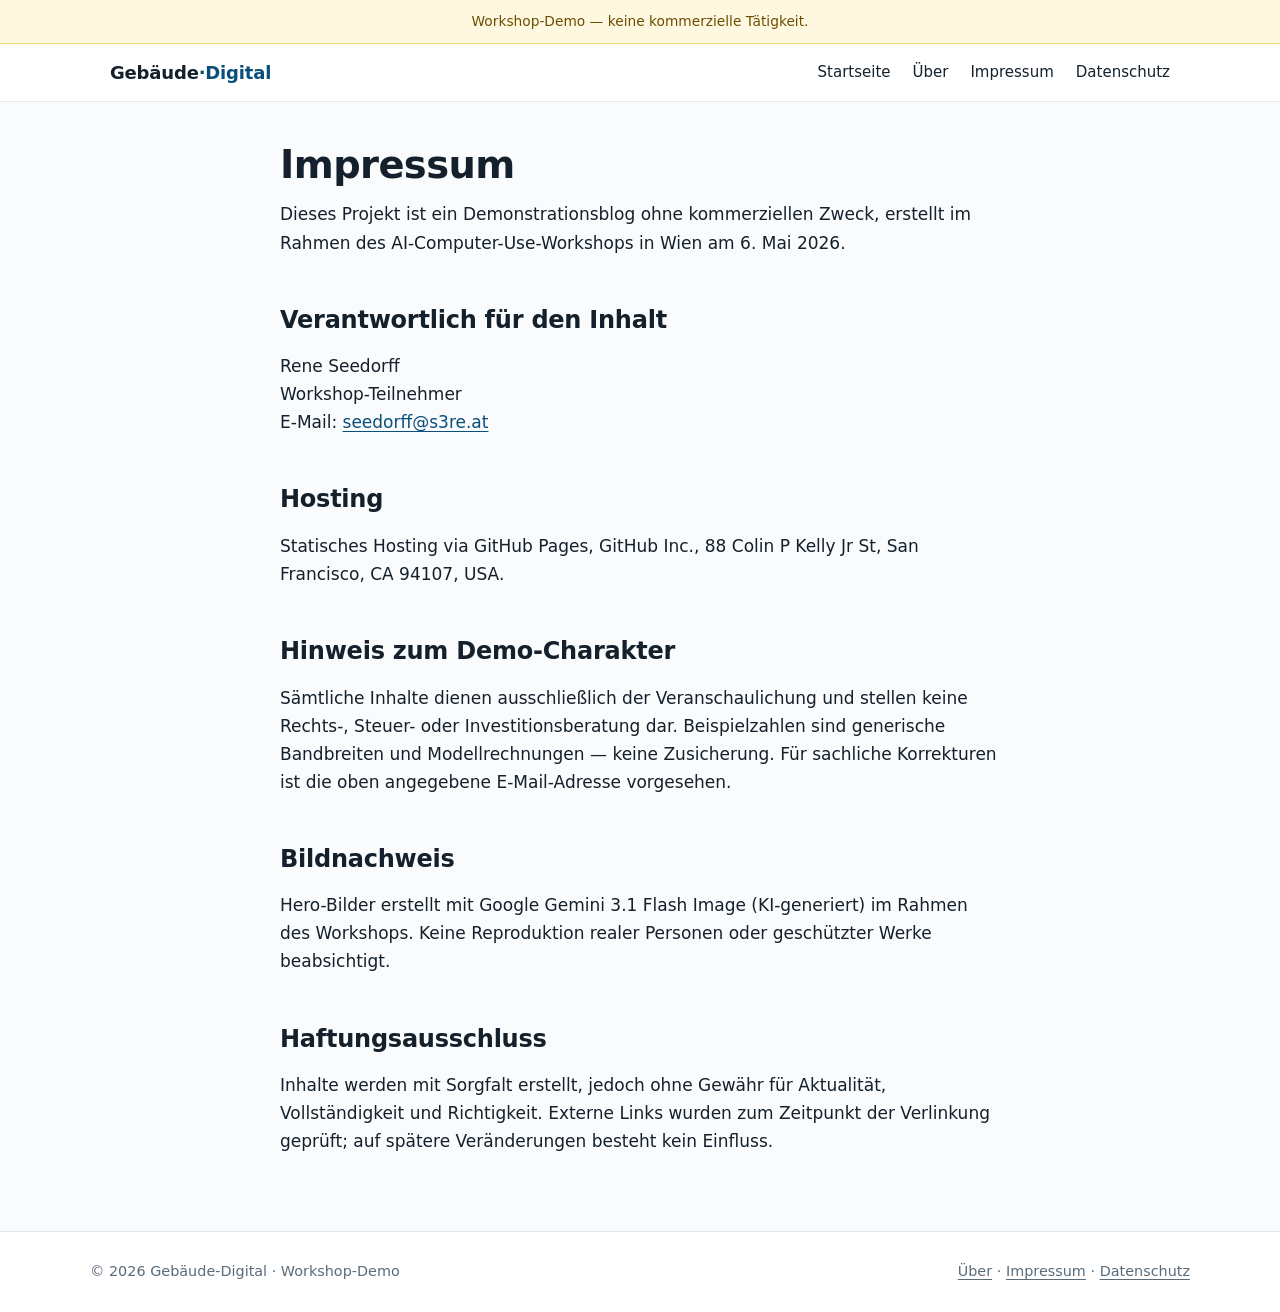
<file: impressum.html>
<!doctype html>
<html lang="de-AT">
<head>
<meta charset="utf-8">
<meta name="viewport" content="width=device-width,initial-scale=1">
<title>Impressum | Gebäude-Digital</title>
<meta name="description" content="Impressum und Offenlegung des Workshop-Demo-Projekts Gebäude-Digital.">
<link rel="canonical" href="https://nichtagentur.github.io/gebaeude-digital/impressum.html">
<link rel="stylesheet" href="assets/css/style.css">
<meta name="robots" content="noindex,follow">
</head>
<body>
<div class="demo-notice">Workshop-Demo — keine kommerzielle Tätigkeit.</div>
<header class="site-header">
  <div class="site-header-inner">
    <a class="brand" href="./">Gebäude<span>·Digital</span></a>
    <nav class="site-nav">
      <a href="./">Startseite</a>
      <a href="ueber.html">Über</a>
      <a href="impressum.html" aria-current="page">Impressum</a>
      <a href="datenschutz.html">Datenschutz</a>
    </nav>
  </div>
</header>
<main>
<article>
<h1>Impressum</h1>
<p>Dieses Projekt ist ein Demonstrationsblog ohne kommerziellen Zweck, erstellt im Rahmen des AI-Computer-Use-Workshops in Wien am 6. Mai 2026.</p>

<h2>Verantwortlich für den Inhalt</h2>
<p>
Rene Seedorff<br>
Workshop-Teilnehmer<br>
E-Mail: <a href="mailto:seedorff@s3re.at">seedorff@s3re.at</a>
</p>

<h2>Hosting</h2>
<p>Statisches Hosting via GitHub Pages, GitHub Inc., 88 Colin P Kelly Jr St, San Francisco, CA 94107, USA.</p>

<h2>Hinweis zum Demo-Charakter</h2>
<p>Sämtliche Inhalte dienen ausschließlich der Veranschaulichung und stellen keine Rechts-, Steuer- oder Investitionsberatung dar. Beispielzahlen sind generische Bandbreiten und Modellrechnungen — keine Zusicherung. Für sachliche Korrekturen ist die oben angegebene E-Mail-Adresse vorgesehen.</p>

<h2>Bildnachweis</h2>
<p>Hero-Bilder erstellt mit Google Gemini 3.1 Flash Image (KI-generiert) im Rahmen des Workshops. Keine Reproduktion realer Personen oder geschützter Werke beabsichtigt.</p>

<h2>Haftungsausschluss</h2>
<p>Inhalte werden mit Sorgfalt erstellt, jedoch ohne Gewähr für Aktualität, Vollständigkeit und Richtigkeit. Externe Links wurden zum Zeitpunkt der Verlinkung geprüft; auf spätere Veränderungen besteht kein Einfluss.</p>
</article>
</main>
<footer class="site-footer">
  <div class="site-footer-inner">
    <div>© 2026 Gebäude-Digital · Workshop-Demo</div>
    <nav>
      <a href="ueber.html">Über</a> ·
      <a href="impressum.html">Impressum</a> ·
      <a href="datenschutz.html">Datenschutz</a>
    </nav>
  </div>
</footer>
</body>
</html>
</file>
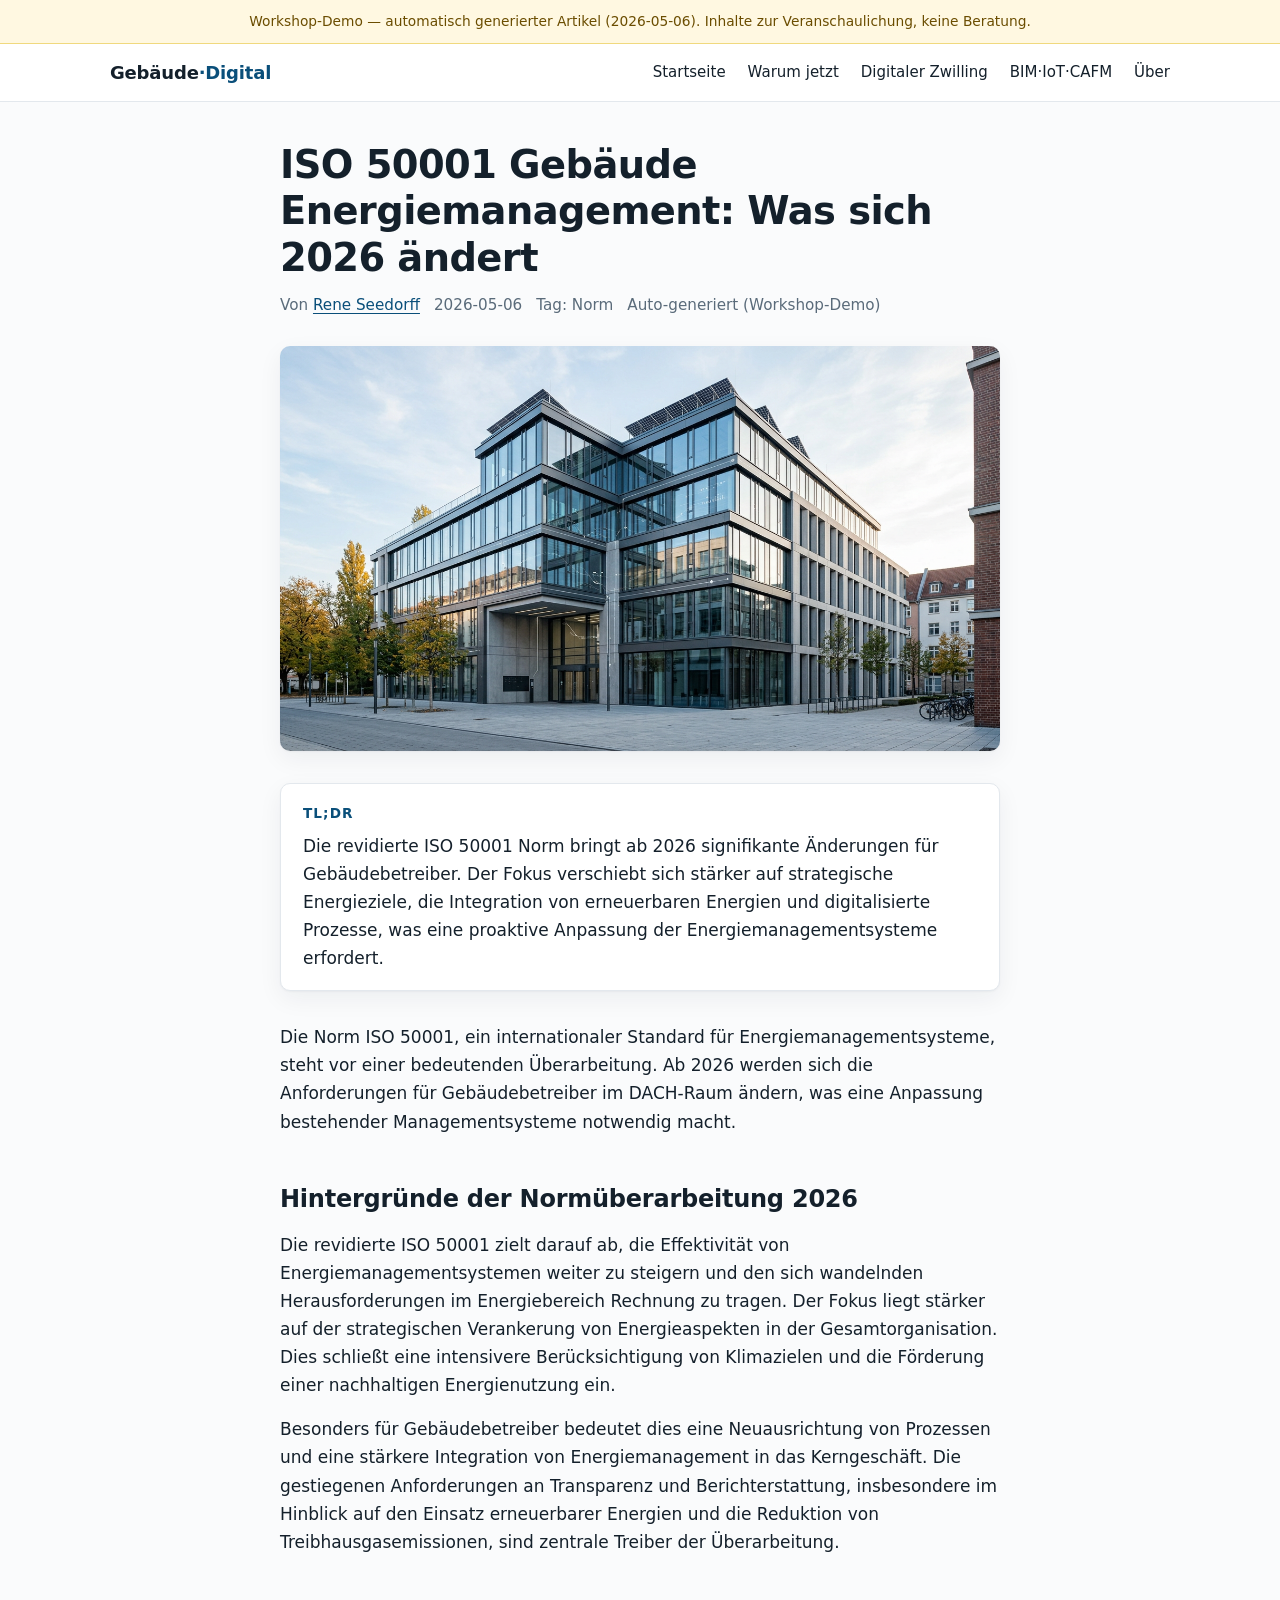
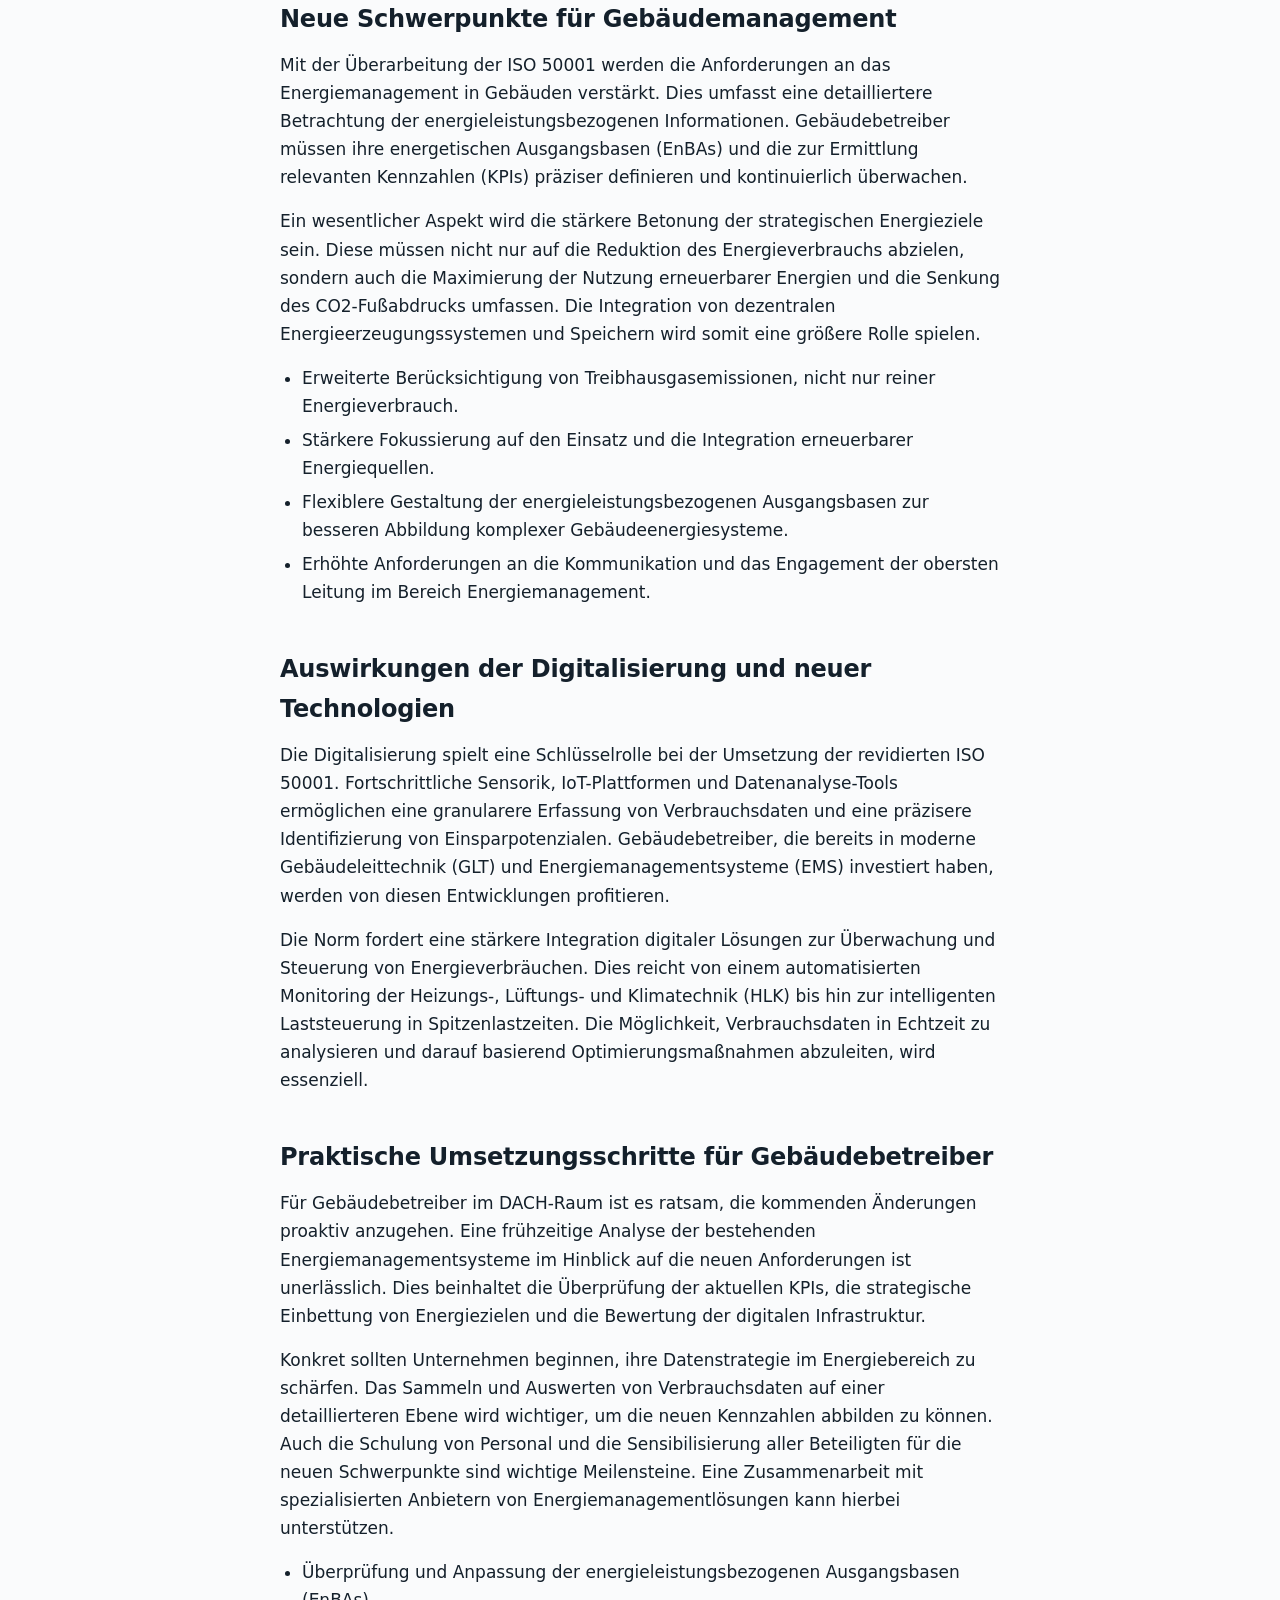
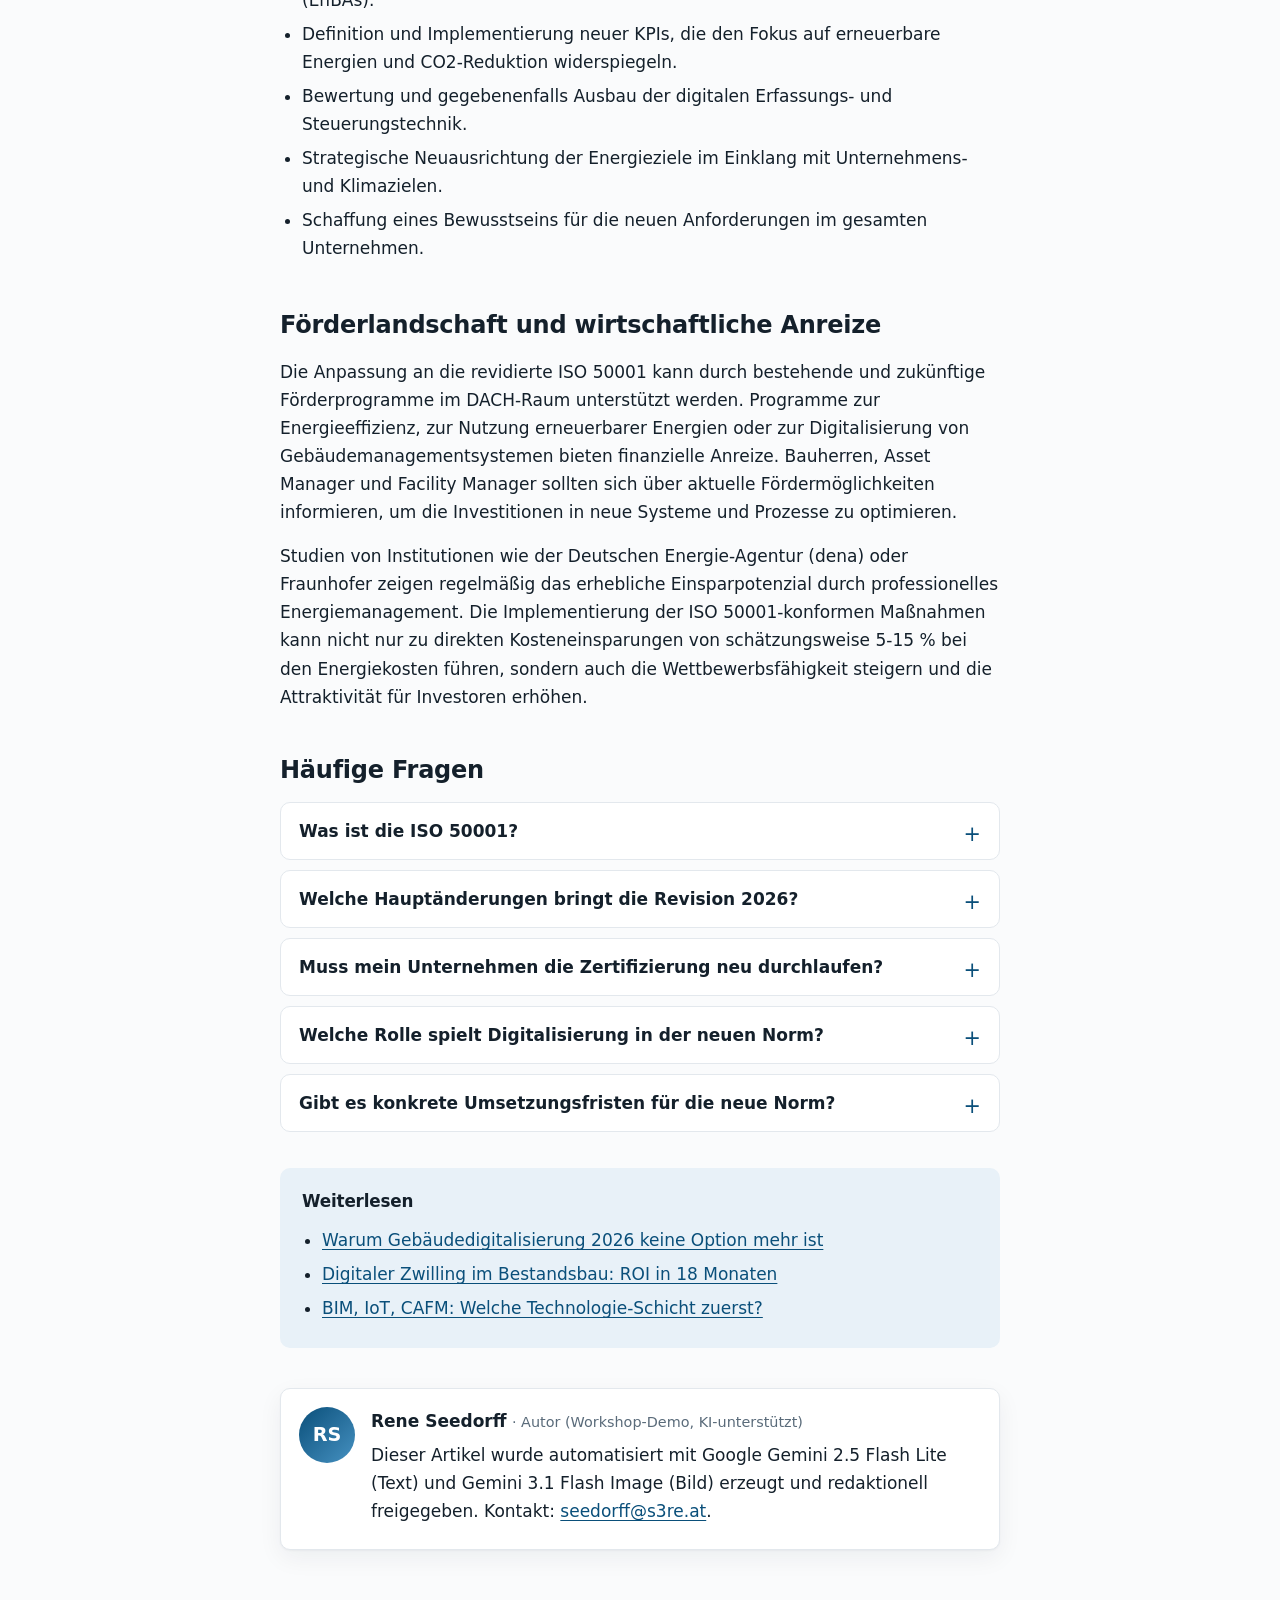
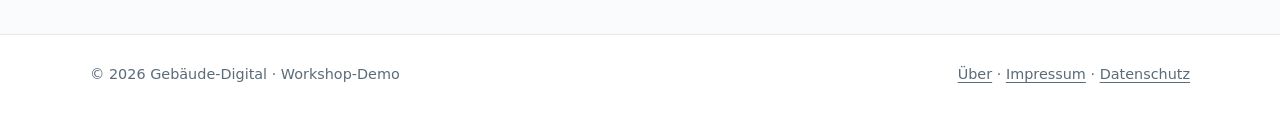
<file: iso-50001-energiemanagement-2026.html>
<!doctype html>
<html lang="de-AT">
<head>
<meta charset="utf-8">
<meta name="viewport" content="width=device-width,initial-scale=1">
<title>ISO 50001 Gebäude Energiemanagement: Was sich 2026 ändert | Gebäude-Digital</title>
<meta name="description" content="Die ISO 50001 Norm für Energiemanagement wird 2026 überarbeitet. Erfahren Sie, welche Änderungen Gebäudebetreiber im DACH-Raum jetzt kennen müssen.">
<link rel="canonical" href="https://nichtagentur.github.io/gebaeude-digital/iso-50001-energiemanagement-2026.html">
<link rel="stylesheet" href="assets/css/style.css">
<meta property="og:title" content="ISO 50001 Gebäude Energiemanagement: Was sich 2026 ändert">
<meta property="og:description" content="Die ISO 50001 Norm für Energiemanagement wird 2026 überarbeitet. Erfahren Sie, welche Änderungen Gebäudebetreiber im DACH-Raum jetzt kennen müssen.">
<meta property="og:type" content="article">
<meta property="og:locale" content="de_AT">
<meta property="og:image" content="https://nichtagentur.github.io/gebaeude-digital/assets/img/hero-iso-50001-energiemanagement-2026.jpg">
<meta property="og:url" content="https://nichtagentur.github.io/gebaeude-digital/iso-50001-energiemanagement-2026.html">
<meta name="twitter:card" content="summary_large_image">
<script type="application/ld+json">{"@context": "https://schema.org", "@type": "Article", "mainEntityOfPage": "https://nichtagentur.github.io/gebaeude-digital/iso-50001-energiemanagement-2026.html", "headline": "ISO 50001 Gebäude Energiemanagement: Was sich 2026 ändert", "description": "Die ISO 50001 Norm für Energiemanagement wird 2026 überarbeitet. Erfahren Sie, welche Änderungen Gebäudebetreiber im DACH-Raum jetzt kennen müssen.", "image": ["https://nichtagentur.github.io/gebaeude-digital/assets/img/hero-iso-50001-energiemanagement-2026.jpg"], "datePublished": "2026-05-06", "dateModified": "2026-05-06", "inLanguage": "de-AT", "author": {"@type": "Person", "name": "Rene Seedorff", "email": "seedorff@s3re.at"}, "publisher": {"@type": "Organization", "name": "Gebäude-Digital (Workshop-Demo)"}, "keywords": "ISO 50001 Gebäude Energiemanagement 2026"}</script>
<script type="application/ld+json">{"@context": "https://schema.org", "@type": "BreadcrumbList", "itemListElement": [{"@type": "ListItem", "position": 1, "name": "Startseite", "item": "https://nichtagentur.github.io/gebaeude-digital/"}, {"@type": "ListItem", "position": 2, "name": "ISO 50001 Gebäude Energiemanagement: Was sich 2026 ändert", "item": "https://nichtagentur.github.io/gebaeude-digital/iso-50001-energiemanagement-2026.html"}]}</script>
<script type="application/ld+json">{"@context": "https://schema.org", "@type": "FAQPage", "mainEntity": [{"@type": "Question", "name": "Was ist die ISO 50001?", "acceptedAnswer": {"@type": "Answer", "text": "Die ISO 50001 ist ein internationaler Standard, der Anforderungen an ein zertifizierbares Energiemanagementsystem (EnMS) festlegt. Er hilft Organisationen, ihren Energieverbrauch systematisch zu erfassen, zu steuern und zu verbessern."}}, {"@type": "Question", "name": "Welche Hauptänderungen bringt die Revision 2026?", "acceptedAnswer": {"@type": "Answer", "text": "Die überarbeitete Norm legt einen stärkeren Fokus auf strategische Energieziele, die Integration erneuerbarer Energien, die Reduktion von Treibhausgasemissionen und die Nutzung digitaler Technologien zur Effizienzsteigerung."}}, {"@type": "Question", "name": "Muss mein Unternehmen die Zertifizierung neu durchlaufen?", "acceptedAnswer": {"@type": "Answer", "text": "Ja, nach Inkrafttreten der revidierten Norm müssen Organisationen ihre bestehenden Managementsysteme an die neuen Anforderungen anpassen. Dies erfordert in der Regel eine Re-Zertifizierung oder eine gezielte Überprüfung und Anpassung des bestehenden Systems."}}, {"@type": "Question", "name": "Welche Rolle spielt Digitalisierung in der neuen Norm?", "acceptedAnswer": {"@type": "Answer", "text": "Die Digitalisierung wird explizit gefördert. Moderne Technologien wie IoT-Sensoren, Datenanalyseplattformen und intelligente Steuerungssysteme werden als wichtige Werkzeuge zur Optimierung des Energiemanagements in Gebäuden betrachtet."}}, {"@type": "Question", "name": "Gibt es konkrete Umsetzungsfristen für die neue Norm?", "acceptedAnswer": {"@type": "Answer", "text": "Die genauen Fristen für die Umstellung werden mit der Veröffentlichung der finalen Norm bekannt gegeben. Es ist jedoch üblich, dass nach der Veröffentlichung eine Übergangsfrist von etwa zwei bis drei Jahren eingeräumt wird, bis die alte Norm-Version ihre Gültigkeit verliert."}}]}</script>
</head>
<body>
<div class="demo-notice">Workshop-Demo — automatisch generierter Artikel (2026-05-06). Inhalte zur Veranschaulichung, keine Beratung.</div>
<header class="site-header">
  <div class="site-header-inner">
    <a class="brand" href="./">Gebäude<span>·Digital</span></a>
    <nav class="site-nav" aria-label="Hauptnavigation">
      <a href="./">Startseite</a>
      <a href="warum-gebaeude-digitalisieren-2026.html">Warum jetzt</a>
      <a href="digitaler-zwilling-bestandsbau-roi.html">Digitaler Zwilling</a>
      <a href="bim-iot-cafm-technologie-stack.html">BIM·IoT·CAFM</a>
      <a href="ueber.html">Über</a>
    </nav>
  </div>
</header>
<main>
<article>
  <h1>ISO 50001 Gebäude Energiemanagement: Was sich 2026 ändert</h1>
  <p class="meta">
    <span>Von <a rel="author" href="ueber.html">Rene Seedorff</a></span>
    <span><time datetime="2026-05-06">2026-05-06</time></span>
    <span>Tag: Norm</span>
    <span>Auto-generiert (Workshop-Demo)</span>
  </p>
  <img class="hero-img" src="assets/img/hero-iso-50001-energiemanagement-2026.jpg" alt="Symbolbild zum Thema ISO 50001 Gebäude Energiemanagement 2026" width="1600" height="900" loading="eager" fetchpriority="high">

  <section class="tldr">
    <h2>TL;DR</h2>
    <p>Die revidierte ISO 50001 Norm bringt ab 2026 signifikante Änderungen für Gebäudebetreiber. Der Fokus verschiebt sich stärker auf strategische Energieziele, die Integration von erneuerbaren Energien und digitalisierte Prozesse, was eine proaktive Anpassung der Energiemanagementsysteme erfordert.</p>
  </section>

  <p>Die Norm ISO 50001, ein internationaler Standard für Energiemanagementsysteme, steht vor einer bedeutenden Überarbeitung. Ab 2026 werden sich die Anforderungen für Gebäudebetreiber im DACH-Raum ändern, was eine Anpassung bestehender Managementsysteme notwendig macht.</p>

  <h2>Hintergründe der Normüberarbeitung 2026</h2>
<p>Die revidierte ISO 50001 zielt darauf ab, die Effektivität von Energiemanagementsystemen weiter zu steigern und den sich wandelnden Herausforderungen im Energiebereich Rechnung zu tragen. Der Fokus liegt stärker auf der strategischen Verankerung von Energieaspekten in der Gesamtorganisation. Dies schließt eine intensivere Berücksichtigung von Klimazielen und die Förderung einer nachhaltigen Energienutzung ein.</p>
<p>Besonders für Gebäudebetreiber bedeutet dies eine Neuausrichtung von Prozessen und eine stärkere Integration von Energiemanagement in das Kerngeschäft. Die gestiegenen Anforderungen an Transparenz und Berichterstattung, insbesondere im Hinblick auf den Einsatz erneuerbarer Energien und die Reduktion von Treibhausgasemissionen, sind zentrale Treiber der Überarbeitung.</p>
<h2>Neue Schwerpunkte für Gebäudemanagement</h2>
<p>Mit der Überarbeitung der ISO 50001 werden die Anforderungen an das Energiemanagement in Gebäuden verstärkt. Dies umfasst eine detailliertere Betrachtung der energieleistungsbezogenen Informationen. Gebäudebetreiber müssen ihre energetischen Ausgangsbasen (EnBAs) und die zur Ermittlung relevanten Kennzahlen (KPIs) präziser definieren und kontinuierlich überwachen.</p>
<p>Ein wesentlicher Aspekt wird die stärkere Betonung der strategischen Energieziele sein. Diese müssen nicht nur auf die Reduktion des Energieverbrauchs abzielen, sondern auch die Maximierung der Nutzung erneuerbarer Energien und die Senkung des CO2-Fußabdrucks umfassen. Die Integration von dezentralen Energieerzeugungssystemen und Speichern wird somit eine größere Rolle spielen.</p>
<ul><li>Erweiterte Berücksichtigung von Treibhausgasemissionen, nicht nur reiner Energieverbrauch.</li><li>Stärkere Fokussierung auf den Einsatz und die Integration erneuerbarer Energiequellen.</li><li>Flexiblere Gestaltung der energieleistungsbezogenen Ausgangsbasen zur besseren Abbildung komplexer Gebäudeenergiesysteme.</li><li>Erhöhte Anforderungen an die Kommunikation und das Engagement der obersten Leitung im Bereich Energiemanagement.</li></ul>
<h2>Auswirkungen der Digitalisierung und neuer Technologien</h2>
<p>Die Digitalisierung spielt eine Schlüsselrolle bei der Umsetzung der revidierten ISO 50001. Fortschrittliche Sensorik, IoT-Plattformen und Datenanalyse-Tools ermöglichen eine granularere Erfassung von Verbrauchsdaten und eine präzisere Identifizierung von Einsparpotenzialen. Gebäudebetreiber, die bereits in moderne Gebäudeleittechnik (GLT) und Energiemanagementsysteme (EMS) investiert haben, werden von diesen Entwicklungen profitieren.</p>
<p>Die Norm fordert eine stärkere Integration digitaler Lösungen zur Überwachung und Steuerung von Energieverbräuchen. Dies reicht von einem automatisierten Monitoring der Heizungs-, Lüftungs- und Klimatechnik (HLK) bis hin zur intelligenten Laststeuerung in Spitzenlastzeiten. Die Möglichkeit, Verbrauchsdaten in Echtzeit zu analysieren und darauf basierend Optimierungsmaßnahmen abzuleiten, wird essenziell.</p>
<h2>Praktische Umsetzungsschritte für Gebäudebetreiber</h2>
<p>Für Gebäudebetreiber im DACH-Raum ist es ratsam, die kommenden Änderungen proaktiv anzugehen. Eine frühzeitige Analyse der bestehenden Energiemanagementsysteme im Hinblick auf die neuen Anforderungen ist unerlässlich. Dies beinhaltet die Überprüfung der aktuellen KPIs, die strategische Einbettung von Energiezielen und die Bewertung der digitalen Infrastruktur.</p>
<p>Konkret sollten Unternehmen beginnen, ihre Datenstrategie im Energiebereich zu schärfen. Das Sammeln und Auswerten von Verbrauchsdaten auf einer detaillierteren Ebene wird wichtiger, um die neuen Kennzahlen abbilden zu können. Auch die Schulung von Personal und die Sensibilisierung aller Beteiligten für die neuen Schwerpunkte sind wichtige Meilensteine. Eine Zusammenarbeit mit spezialisierten Anbietern von Energiemanagementlösungen kann hierbei unterstützen.</p>
<ul><li>Überprüfung und Anpassung der energieleistungsbezogenen Ausgangsbasen (EnBAs).</li><li>Definition und Implementierung neuer KPIs, die den Fokus auf erneuerbare Energien und CO2-Reduktion widerspiegeln.</li><li>Bewertung und gegebenenfalls Ausbau der digitalen Erfassungs- und Steuerungstechnik.</li><li>Strategische Neuausrichtung der Energieziele im Einklang mit Unternehmens- und Klimazielen.</li><li>Schaffung eines Bewusstseins für die neuen Anforderungen im gesamten Unternehmen.</li></ul>
<h2>Förderlandschaft und wirtschaftliche Anreize</h2>
<p>Die Anpassung an die revidierte ISO 50001 kann durch bestehende und zukünftige Förderprogramme im DACH-Raum unterstützt werden. Programme zur Energieeffizienz, zur Nutzung erneuerbarer Energien oder zur Digitalisierung von Gebäudemanagementsystemen bieten finanzielle Anreize. Bauherren, Asset Manager und Facility Manager sollten sich über aktuelle Fördermöglichkeiten informieren, um die Investitionen in neue Systeme und Prozesse zu optimieren.</p>
<p>Studien von Institutionen wie der Deutschen Energie-Agentur (dena) oder Fraunhofer zeigen regelmäßig das erhebliche Einsparpotenzial durch professionelles Energiemanagement. Die Implementierung der ISO 50001-konformen Maßnahmen kann nicht nur zu direkten Kosteneinsparungen von schätzungsweise 5-15 % bei den Energiekosten führen, sondern auch die Wettbewerbsfähigkeit steigern und die Attraktivität für Investoren erhöhen.</p>
  

  <section class="faq">
    <h2>Häufige Fragen</h2>
    <details><summary>Was ist die ISO 50001?</summary><p>Die ISO 50001 ist ein internationaler Standard, der Anforderungen an ein zertifizierbares Energiemanagementsystem (EnMS) festlegt. Er hilft Organisationen, ihren Energieverbrauch systematisch zu erfassen, zu steuern und zu verbessern.</p></details>
<details><summary>Welche Hauptänderungen bringt die Revision 2026?</summary><p>Die überarbeitete Norm legt einen stärkeren Fokus auf strategische Energieziele, die Integration erneuerbarer Energien, die Reduktion von Treibhausgasemissionen und die Nutzung digitaler Technologien zur Effizienzsteigerung.</p></details>
<details><summary>Muss mein Unternehmen die Zertifizierung neu durchlaufen?</summary><p>Ja, nach Inkrafttreten der revidierten Norm müssen Organisationen ihre bestehenden Managementsysteme an die neuen Anforderungen anpassen. Dies erfordert in der Regel eine Re-Zertifizierung oder eine gezielte Überprüfung und Anpassung des bestehenden Systems.</p></details>
<details><summary>Welche Rolle spielt Digitalisierung in der neuen Norm?</summary><p>Die Digitalisierung wird explizit gefördert. Moderne Technologien wie IoT-Sensoren, Datenanalyseplattformen und intelligente Steuerungssysteme werden als wichtige Werkzeuge zur Optimierung des Energiemanagements in Gebäuden betrachtet.</p></details>
<details><summary>Gibt es konkrete Umsetzungsfristen für die neue Norm?</summary><p>Die genauen Fristen für die Umstellung werden mit der Veröffentlichung der finalen Norm bekannt gegeben. Es ist jedoch üblich, dass nach der Veröffentlichung eine Übergangsfrist von etwa zwei bis drei Jahren eingeräumt wird, bis die alte Norm-Version ihre Gültigkeit verliert.</p></details>
  </section>

  <section class="related">
    <h2>Weiterlesen</h2>
    <ul>
      <li><a href="warum-gebaeude-digitalisieren-2026.html">Warum Gebäudedigitalisierung 2026 keine Option mehr ist</a></li>
      <li><a href="digitaler-zwilling-bestandsbau-roi.html">Digitaler Zwilling im Bestandsbau: ROI in 18 Monaten</a></li>
      <li><a href="bim-iot-cafm-technologie-stack.html">BIM, IoT, CAFM: Welche Technologie-Schicht zuerst?</a></li>
    </ul>
  </section>

  <section class="author">
    <div class="author-avatar">RS</div>
    <div class="author-body">
      <p><strong>Rene Seedorff</strong> <span class="role">· Autor (Workshop-Demo, KI-unterstützt)</span></p>
      <p>Dieser Artikel wurde automatisiert mit Google Gemini 2.5 Flash Lite (Text) und Gemini 3.1 Flash Image (Bild) erzeugt und redaktionell freigegeben. Kontakt: <a href="mailto:seedorff@s3re.at">seedorff@s3re.at</a>.</p>
    </div>
  </section>
</article>
</main>
<footer class="site-footer">
  <div class="site-footer-inner">
    <div>© 2026 Gebäude-Digital · Workshop-Demo</div>
    <nav>
      <a href="ueber.html">Über</a> ·
      <a href="impressum.html">Impressum</a> ·
      <a href="datenschutz.html">Datenschutz</a>
    </nav>
  </div>
</footer>
</body>
</html>
</file>
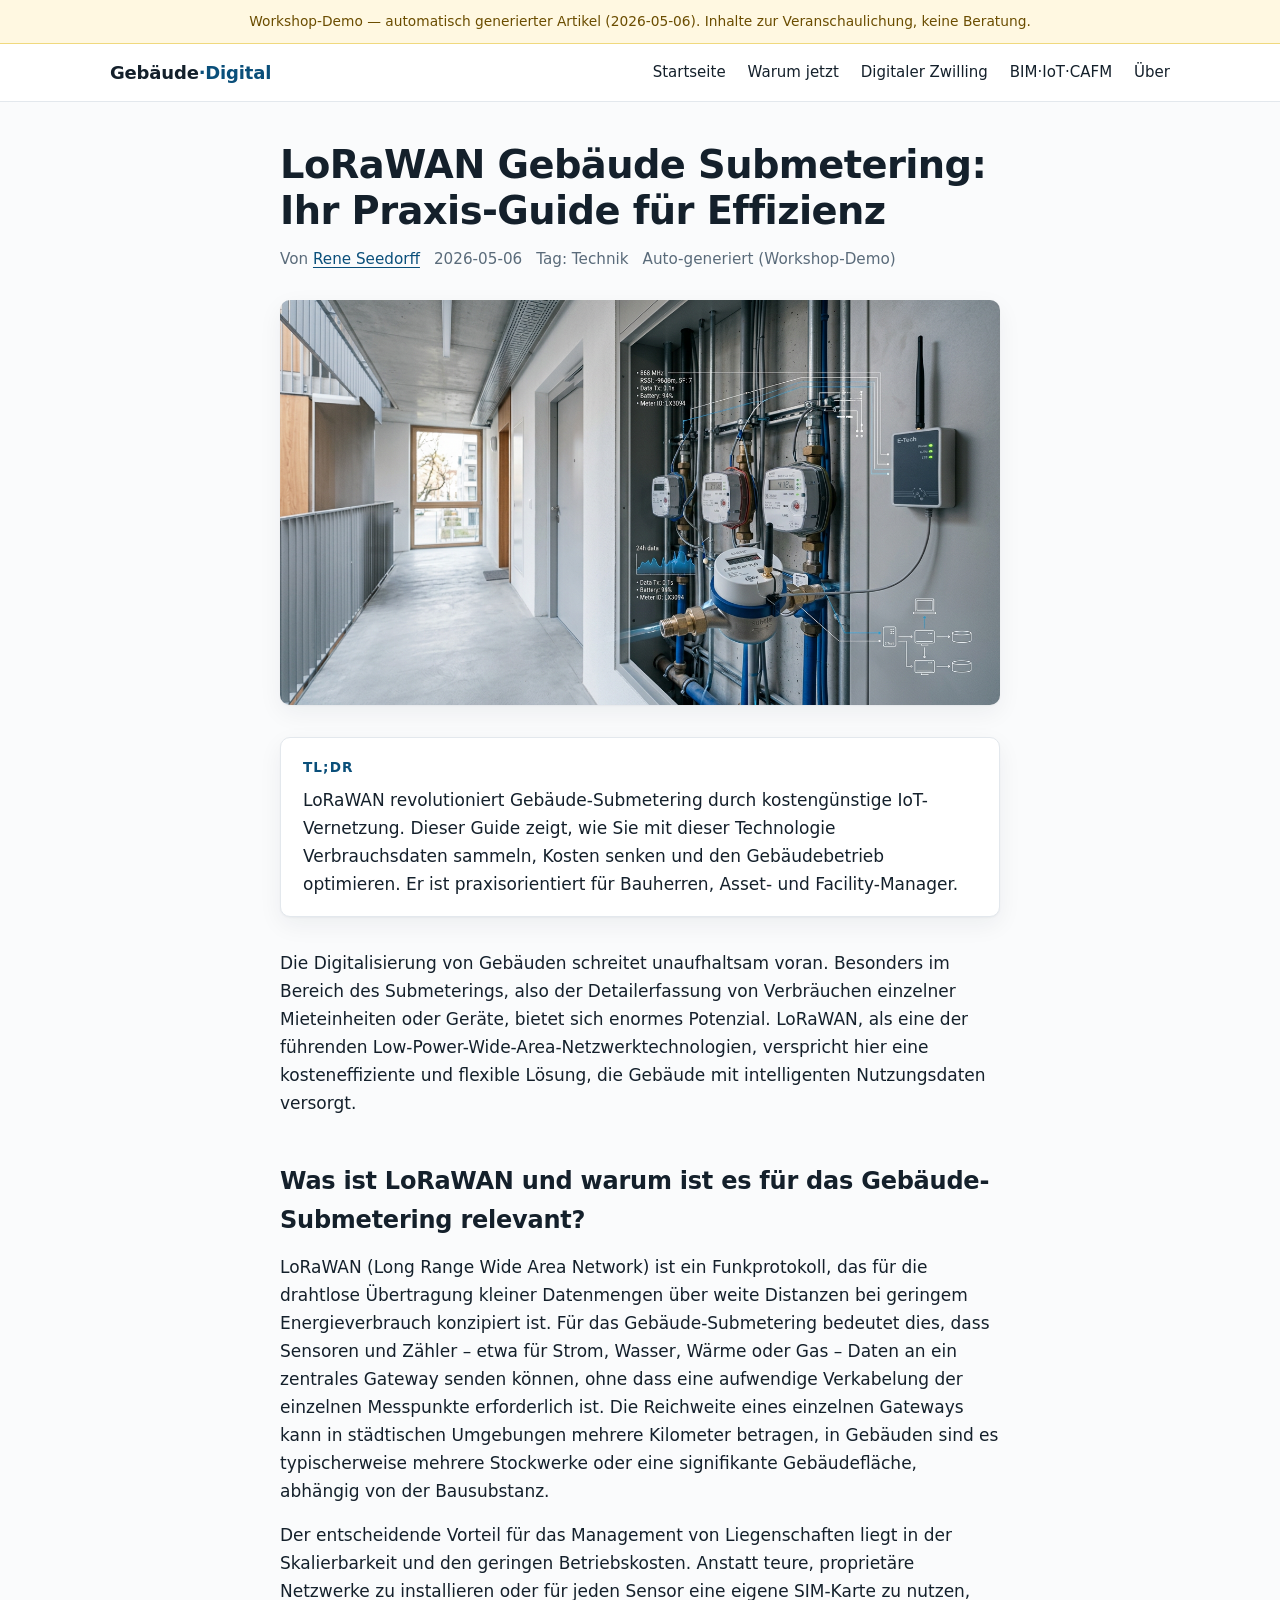
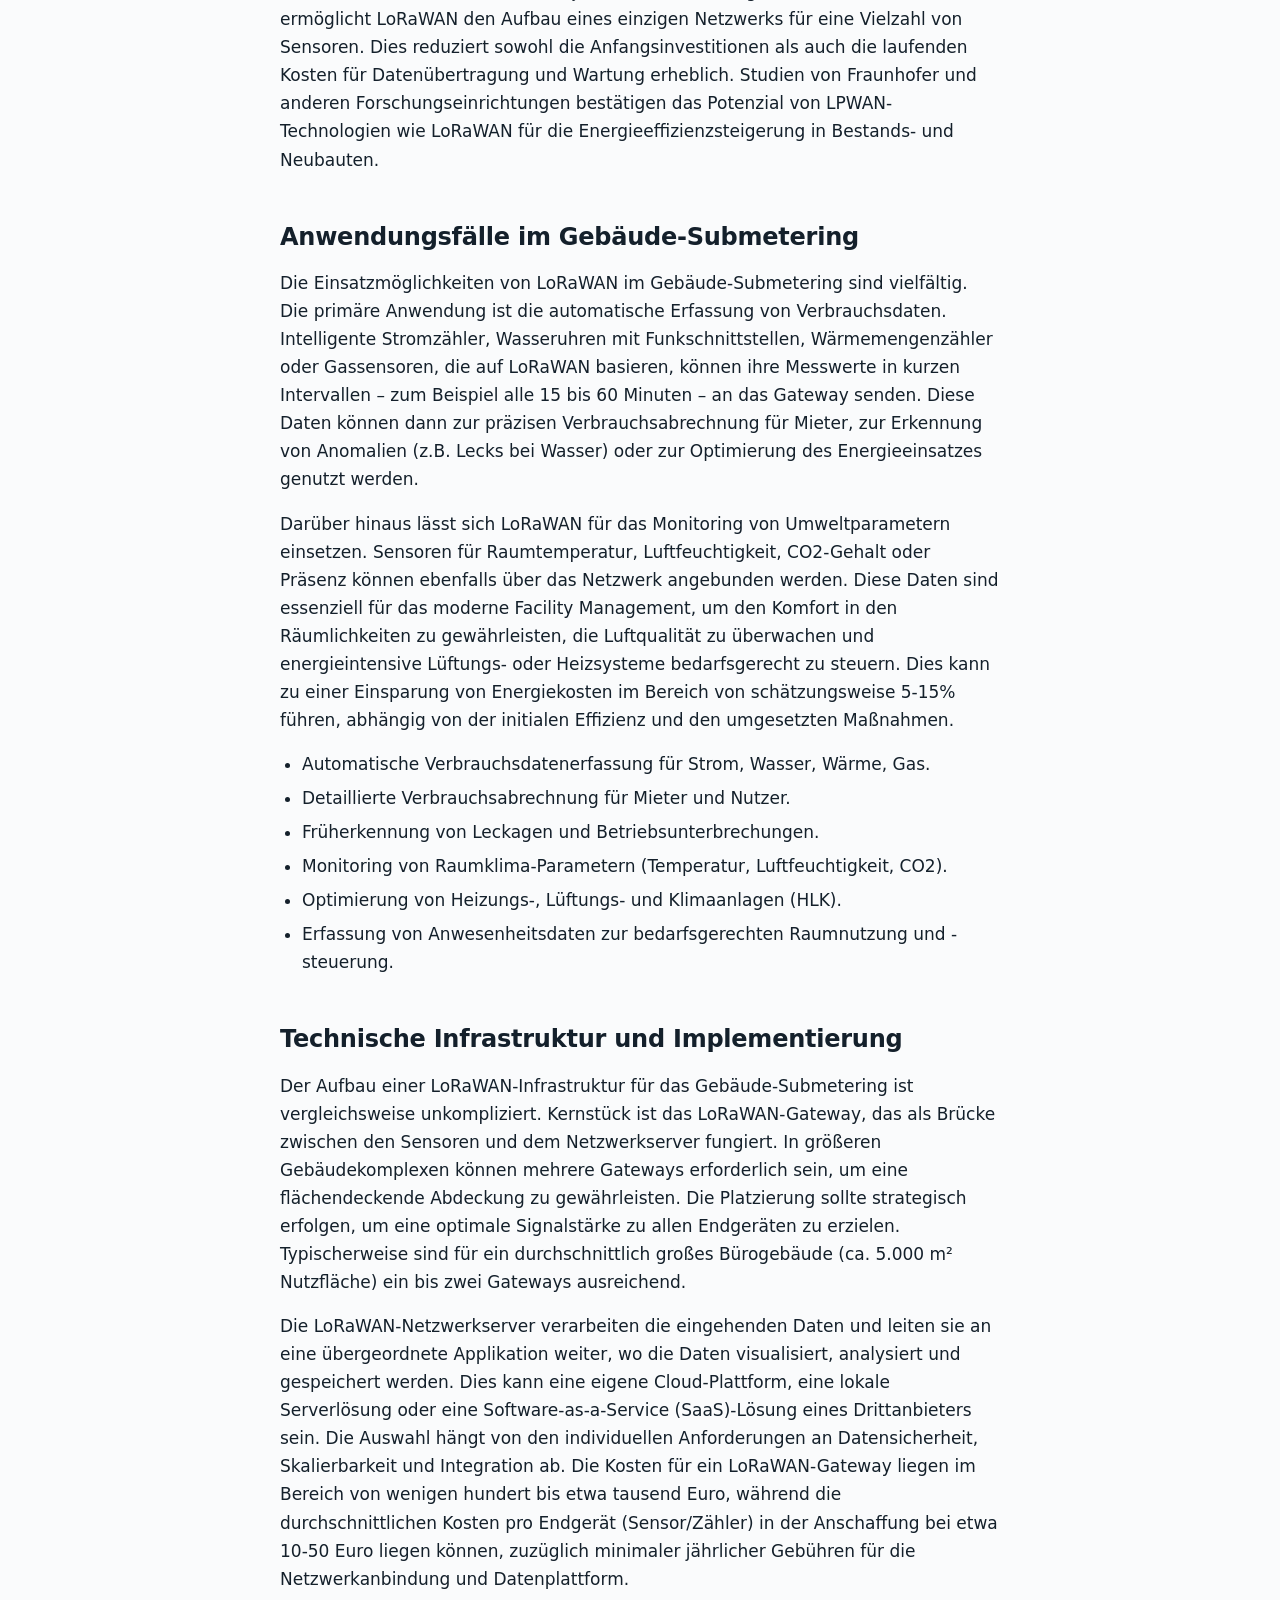
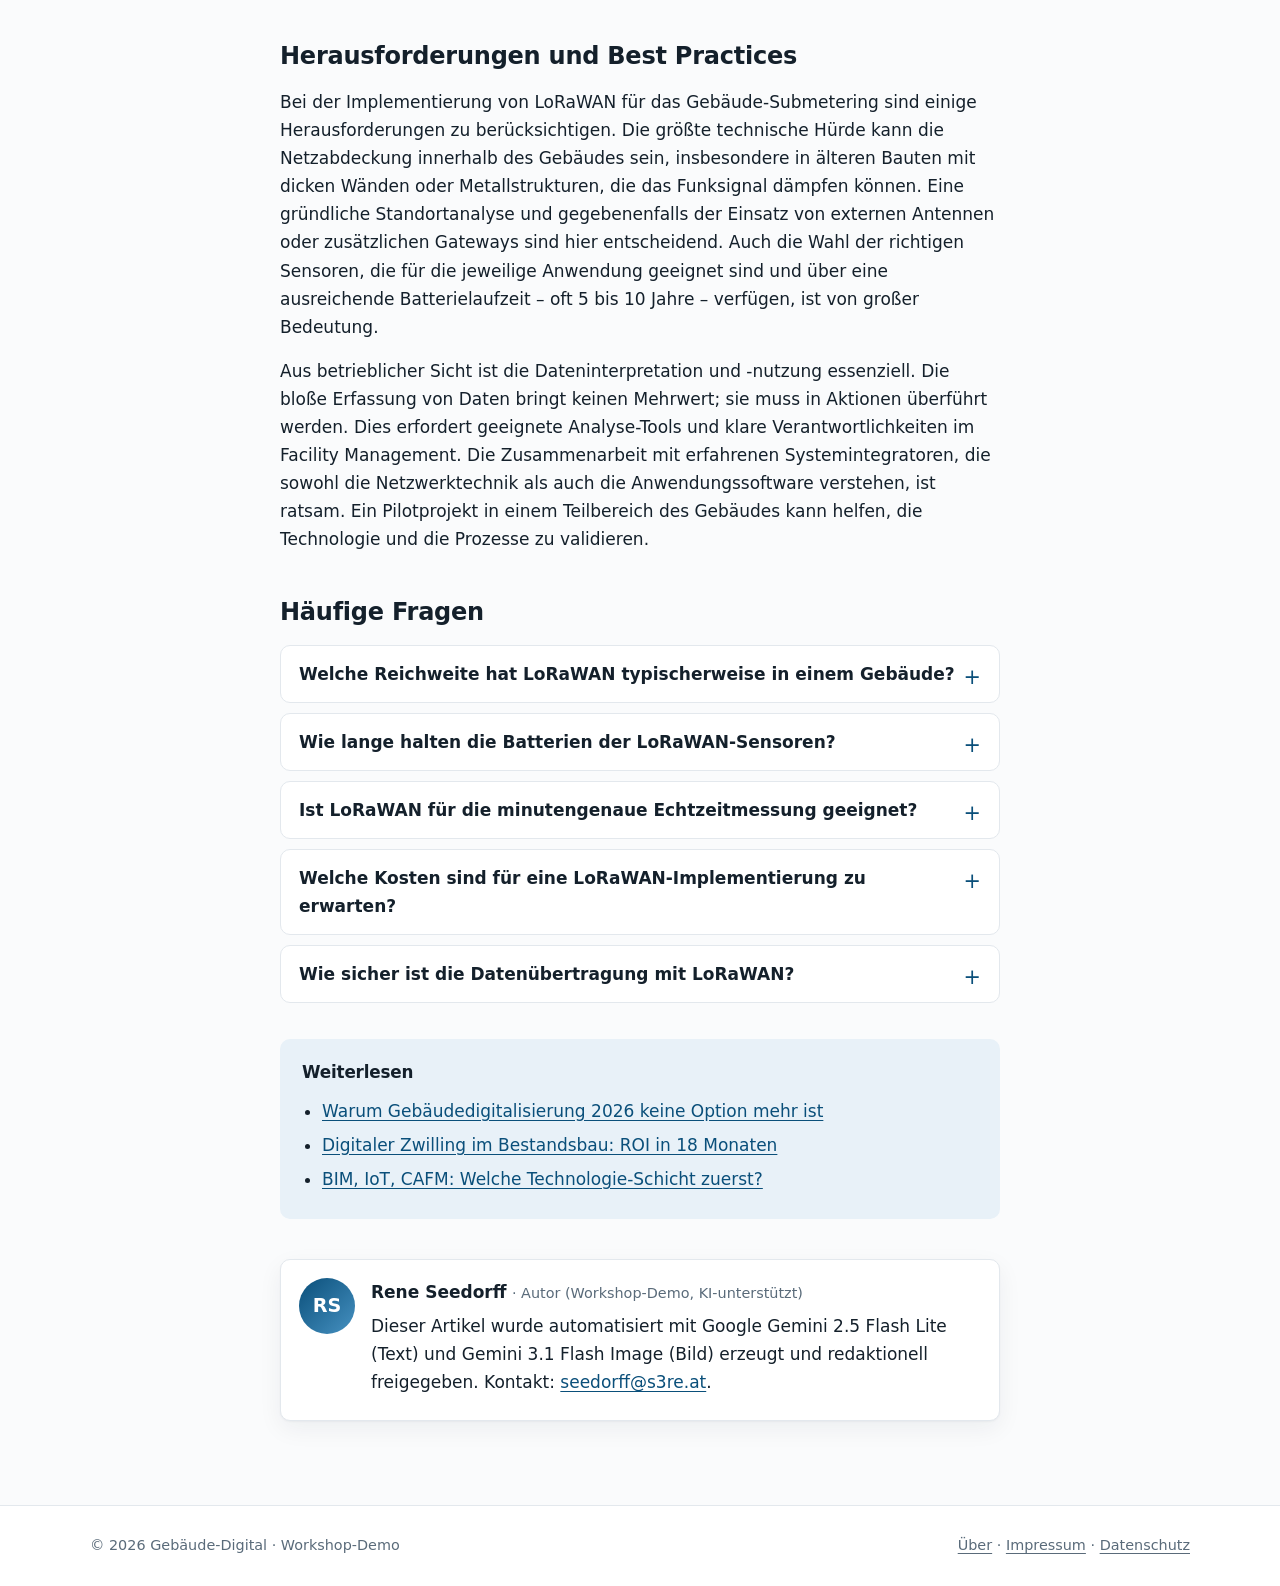
<file: lorawan-submetering-praxis-guide.html>
<!doctype html>
<html lang="de-AT">
<head>
<meta charset="utf-8">
<meta name="viewport" content="width=device-width,initial-scale=1">
<title>LoRaWAN Gebäude Submetering: Ihr Praxis-Guide für Effizienz | Gebäude-Digital</title>
<meta name="description" content="Entdecken Sie LoRaWAN für Gebäude-Submetering: Ein Praxis-Guide für Bauherren, Asset &amp; FM. Steigern Sie Effizienz und senken Sie Kosten.">
<link rel="canonical" href="https://nichtagentur.github.io/gebaeude-digital/lorawan-submetering-praxis-guide.html">
<link rel="stylesheet" href="assets/css/style.css">
<meta property="og:title" content="LoRaWAN Gebäude Submetering: Ihr Praxis-Guide für Effizienz">
<meta property="og:description" content="Entdecken Sie LoRaWAN für Gebäude-Submetering: Ein Praxis-Guide für Bauherren, Asset &amp; FM. Steigern Sie Effizienz und senken Sie Kosten.">
<meta property="og:type" content="article">
<meta property="og:locale" content="de_AT">
<meta property="og:image" content="https://nichtagentur.github.io/gebaeude-digital/assets/img/hero-lorawan-submetering-praxis-guide.jpg">
<meta property="og:url" content="https://nichtagentur.github.io/gebaeude-digital/lorawan-submetering-praxis-guide.html">
<meta name="twitter:card" content="summary_large_image">
<script type="application/ld+json">{"@context": "https://schema.org", "@type": "Article", "mainEntityOfPage": "https://nichtagentur.github.io/gebaeude-digital/lorawan-submetering-praxis-guide.html", "headline": "LoRaWAN Gebäude Submetering: Ihr Praxis-Guide für Effizienz", "description": "Entdecken Sie LoRaWAN für Gebäude-Submetering: Ein Praxis-Guide für Bauherren, Asset & FM. Steigern Sie Effizienz und senken Sie Kosten.", "image": ["https://nichtagentur.github.io/gebaeude-digital/assets/img/hero-lorawan-submetering-praxis-guide.jpg"], "datePublished": "2026-05-06", "dateModified": "2026-05-06", "inLanguage": "de-AT", "author": {"@type": "Person", "name": "Rene Seedorff", "email": "seedorff@s3re.at"}, "publisher": {"@type": "Organization", "name": "Gebäude-Digital (Workshop-Demo)"}, "keywords": "LoRaWAN Gebäude Submetering"}</script>
<script type="application/ld+json">{"@context": "https://schema.org", "@type": "BreadcrumbList", "itemListElement": [{"@type": "ListItem", "position": 1, "name": "Startseite", "item": "https://nichtagentur.github.io/gebaeude-digital/"}, {"@type": "ListItem", "position": 2, "name": "LoRaWAN Gebäude Submetering: Ihr Praxis-Guide für Effizienz", "item": "https://nichtagentur.github.io/gebaeude-digital/lorawan-submetering-praxis-guide.html"}]}</script>
<script type="application/ld+json">{"@context": "https://schema.org", "@type": "FAQPage", "mainEntity": [{"@type": "Question", "name": "Welche Reichweite hat LoRaWAN typischerweise in einem Gebäude?", "acceptedAnswer": {"@type": "Answer", "text": "In einem typischen Bürogebäude kann die Reichweite eines LoRaWAN-Gateways je nach Bausubstanz und Stockwerkanzahl zwischen 100 und 500 Metern liegen. Mehrere Stockwerke sind meist gut abgedeckt, bei sehr dicken Wänden oder komplexen Strukturen können jedoch mehrere Gateways oder Repeater notwendig sein."}}, {"@type": "Question", "name": "Wie lange halten die Batterien der LoRaWAN-Sensoren?", "acceptedAnswer": {"@type": "Answer", "text": "Die Batterielaufzeit von LoRaWAN-Sensoren ist ein großer Vorteil. Abhängig von der Sendehäufigkeit und der Geräteklasse können die Batterien in der Regel zwischen 5 und 10 Jahren halten. Dies reduziert den Wartungsaufwand erheblich."}}, {"@type": "Question", "name": "Ist LoRaWAN für die minutengenaue Echtzeitmessung geeignet?", "acceptedAnswer": {"@type": "Answer", "text": "LoRaWAN ist für geringe Datenraten und geringe Sendehäufigkeit optimiert. Für das Submetering, bei dem Messwerte oft alle 15-60 Minuten erfasst werden, ist es hervorragend geeignet. Für Millisekunden-genaue Echtzeitdaten ist es nicht die erste Wahl."}}, {"@type": "Question", "name": "Welche Kosten sind für eine LoRaWAN-Implementierung zu erwarten?", "acceptedAnswer": {"@type": "Answer", "text": "Die Kosten variieren stark, aber ein typisches Gateway kostet im Bereich von 200-1000 Euro. Die einzelnen Sensoren liegen bei 10-50 Euro pro Stück in der Anschaffung. Hinzu kommen laufende Kosten für die Netzwerkanbindung und die Datenplattform, die aber im Vergleich zu anderen Technologien sehr gering sind."}}, {"@type": "Question", "name": "Wie sicher ist die Datenübertragung mit LoRaWAN?", "acceptedAnswer": {"@type": "Answer", "text": "LoRaWAN verfügt über starke Verschlüsselungsmechanismen (AES-128) auf der Netzwerk- und Anwendungsebene. Die Daten werden sowohl während der Übertragung als auch auf dem Server geschützt. Dies entspricht gängigen Industriestandards für IoT-Sicherheitsanforderungen."}}]}</script>
</head>
<body>
<div class="demo-notice">Workshop-Demo — automatisch generierter Artikel (2026-05-06). Inhalte zur Veranschaulichung, keine Beratung.</div>
<header class="site-header">
  <div class="site-header-inner">
    <a class="brand" href="./">Gebäude<span>·Digital</span></a>
    <nav class="site-nav" aria-label="Hauptnavigation">
      <a href="./">Startseite</a>
      <a href="warum-gebaeude-digitalisieren-2026.html">Warum jetzt</a>
      <a href="digitaler-zwilling-bestandsbau-roi.html">Digitaler Zwilling</a>
      <a href="bim-iot-cafm-technologie-stack.html">BIM·IoT·CAFM</a>
      <a href="ueber.html">Über</a>
    </nav>
  </div>
</header>
<main>
<article>
  <h1>LoRaWAN Gebäude Submetering: Ihr Praxis-Guide für Effizienz</h1>
  <p class="meta">
    <span>Von <a rel="author" href="ueber.html">Rene Seedorff</a></span>
    <span><time datetime="2026-05-06">2026-05-06</time></span>
    <span>Tag: Technik</span>
    <span>Auto-generiert (Workshop-Demo)</span>
  </p>
  <img class="hero-img" src="assets/img/hero-lorawan-submetering-praxis-guide.jpg" alt="Symbolbild zum Thema LoRaWAN Gebäude Submetering" width="1600" height="900" loading="eager" fetchpriority="high">

  <section class="tldr">
    <h2>TL;DR</h2>
    <p>LoRaWAN revolutioniert Gebäude-Submetering durch kostengünstige IoT-Vernetzung. Dieser Guide zeigt, wie Sie mit dieser Technologie Verbrauchsdaten sammeln, Kosten senken und den Gebäudebetrieb optimieren. Er ist praxisorientiert für Bauherren, Asset- und Facility-Manager.</p>
  </section>

  <p>Die Digitalisierung von Gebäuden schreitet unaufhaltsam voran. Besonders im Bereich des Submeterings, also der Detailerfassung von Verbräuchen einzelner Mieteinheiten oder Geräte, bietet sich enormes Potenzial. LoRaWAN, als eine der führenden Low-Power-Wide-Area-Netzwerktechnologien, verspricht hier eine kosteneffiziente und flexible Lösung, die Gebäude mit intelligenten Nutzungsdaten versorgt.</p>

  <h2>Was ist LoRaWAN und warum ist es für das Gebäude-Submetering relevant?</h2>
<p>LoRaWAN (Long Range Wide Area Network) ist ein Funkprotokoll, das für die drahtlose Übertragung kleiner Datenmengen über weite Distanzen bei geringem Energieverbrauch konzipiert ist. Für das Gebäude-Submetering bedeutet dies, dass Sensoren und Zähler – etwa für Strom, Wasser, Wärme oder Gas – Daten an ein zentrales Gateway senden können, ohne dass eine aufwendige Verkabelung der einzelnen Messpunkte erforderlich ist. Die Reichweite eines einzelnen Gateways kann in städtischen Umgebungen mehrere Kilometer betragen, in Gebäuden sind es typischerweise mehrere Stockwerke oder eine signifikante Gebäudefläche, abhängig von der Bausubstanz.</p>
<p>Der entscheidende Vorteil für das Management von Liegenschaften liegt in der Skalierbarkeit und den geringen Betriebskosten. Anstatt teure, proprietäre Netzwerke zu installieren oder für jeden Sensor eine eigene SIM-Karte zu nutzen, ermöglicht LoRaWAN den Aufbau eines einzigen Netzwerks für eine Vielzahl von Sensoren. Dies reduziert sowohl die Anfangsinvestitionen als auch die laufenden Kosten für Datenübertragung und Wartung erheblich. Studien von Fraunhofer und anderen Forschungseinrichtungen bestätigen das Potenzial von LPWAN-Technologien wie LoRaWAN für die Energieeffizienzsteigerung in Bestands- und Neubauten.</p>
<h2>Anwendungsfälle im Gebäude-Submetering</h2>
<p>Die Einsatzmöglichkeiten von LoRaWAN im Gebäude-Submetering sind vielfältig. Die primäre Anwendung ist die automatische Erfassung von Verbrauchsdaten. Intelligente Stromzähler, Wasseruhren mit Funkschnittstellen, Wärmemengenzähler oder Gassensoren, die auf LoRaWAN basieren, können ihre Messwerte in kurzen Intervallen – zum Beispiel alle 15 bis 60 Minuten – an das Gateway senden. Diese Daten können dann zur präzisen Verbrauchsabrechnung für Mieter, zur Erkennung von Anomalien (z.B. Lecks bei Wasser) oder zur Optimierung des Energieeinsatzes genutzt werden.</p>
<p>Darüber hinaus lässt sich LoRaWAN für das Monitoring von Umweltparametern einsetzen. Sensoren für Raumtemperatur, Luftfeuchtigkeit, CO2-Gehalt oder Präsenz können ebenfalls über das Netzwerk angebunden werden. Diese Daten sind essenziell für das moderne Facility Management, um den Komfort in den Räumlichkeiten zu gewährleisten, die Luftqualität zu überwachen und energieintensive Lüftungs- oder Heizsysteme bedarfsgerecht zu steuern. Dies kann zu einer Einsparung von Energiekosten im Bereich von schätzungsweise 5-15% führen, abhängig von der initialen Effizienz und den umgesetzten Maßnahmen.</p>
<ul><li>Automatische Verbrauchsdatenerfassung für Strom, Wasser, Wärme, Gas.</li><li>Detaillierte Verbrauchsabrechnung für Mieter und Nutzer.</li><li>Früherkennung von Leckagen und Betriebsunterbrechungen.</li><li>Monitoring von Raumklima-Parametern (Temperatur, Luftfeuchtigkeit, CO2).</li><li>Optimierung von Heizungs-, Lüftungs- und Klimaanlagen (HLK).</li><li>Erfassung von Anwesenheitsdaten zur bedarfsgerechten Raumnutzung und -steuerung.</li></ul>
<h2>Technische Infrastruktur und Implementierung</h2>
<p>Der Aufbau einer LoRaWAN-Infrastruktur für das Gebäude-Submetering ist vergleichsweise unkompliziert. Kernstück ist das LoRaWAN-Gateway, das als Brücke zwischen den Sensoren und dem Netzwerkserver fungiert. In größeren Gebäudekomplexen können mehrere Gateways erforderlich sein, um eine flächendeckende Abdeckung zu gewährleisten. Die Platzierung sollte strategisch erfolgen, um eine optimale Signalstärke zu allen Endgeräten zu erzielen. Typischerweise sind für ein durchschnittlich großes Bürogebäude (ca. 5.000 m² Nutzfläche) ein bis zwei Gateways ausreichend.</p>
<p>Die LoRaWAN-Netzwerkserver verarbeiten die eingehenden Daten und leiten sie an eine übergeordnete Applikation weiter, wo die Daten visualisiert, analysiert und gespeichert werden. Dies kann eine eigene Cloud-Plattform, eine lokale Serverlösung oder eine Software-as-a-Service (SaaS)-Lösung eines Drittanbieters sein. Die Auswahl hängt von den individuellen Anforderungen an Datensicherheit, Skalierbarkeit und Integration ab. Die Kosten für ein LoRaWAN-Gateway liegen im Bereich von wenigen hundert bis etwa tausend Euro, während die durchschnittlichen Kosten pro Endgerät (Sensor/Zähler) in der Anschaffung bei etwa 10-50 Euro liegen können, zuzüglich minimaler jährlicher Gebühren für die Netzwerkanbindung und Datenplattform.</p>
<h2>Herausforderungen und Best Practices</h2>
<p>Bei der Implementierung von LoRaWAN für das Gebäude-Submetering sind einige Herausforderungen zu berücksichtigen. Die größte technische Hürde kann die Netzabdeckung innerhalb des Gebäudes sein, insbesondere in älteren Bauten mit dicken Wänden oder Metallstrukturen, die das Funksignal dämpfen können. Eine gründliche Standortanalyse und gegebenenfalls der Einsatz von externen Antennen oder zusätzlichen Gateways sind hier entscheidend. Auch die Wahl der richtigen Sensoren, die für die jeweilige Anwendung geeignet sind und über eine ausreichende Batterielaufzeit – oft 5 bis 10 Jahre – verfügen, ist von großer Bedeutung.</p>
<p>Aus betrieblicher Sicht ist die Dateninterpretation und -nutzung essenziell. Die bloße Erfassung von Daten bringt keinen Mehrwert; sie muss in Aktionen überführt werden. Dies erfordert geeignete Analyse-Tools und klare Verantwortlichkeiten im Facility Management. Die Zusammenarbeit mit erfahrenen Systemintegratoren, die sowohl die Netzwerktechnik als auch die Anwendungssoftware verstehen, ist ratsam. Ein Pilotprojekt in einem Teilbereich des Gebäudes kann helfen, die Technologie und die Prozesse zu validieren.</p>
  

  <section class="faq">
    <h2>Häufige Fragen</h2>
    <details><summary>Welche Reichweite hat LoRaWAN typischerweise in einem Gebäude?</summary><p>In einem typischen Bürogebäude kann die Reichweite eines LoRaWAN-Gateways je nach Bausubstanz und Stockwerkanzahl zwischen 100 und 500 Metern liegen. Mehrere Stockwerke sind meist gut abgedeckt, bei sehr dicken Wänden oder komplexen Strukturen können jedoch mehrere Gateways oder Repeater notwendig sein.</p></details>
<details><summary>Wie lange halten die Batterien der LoRaWAN-Sensoren?</summary><p>Die Batterielaufzeit von LoRaWAN-Sensoren ist ein großer Vorteil. Abhängig von der Sendehäufigkeit und der Geräteklasse können die Batterien in der Regel zwischen 5 und 10 Jahren halten. Dies reduziert den Wartungsaufwand erheblich.</p></details>
<details><summary>Ist LoRaWAN für die minutengenaue Echtzeitmessung geeignet?</summary><p>LoRaWAN ist für geringe Datenraten und geringe Sendehäufigkeit optimiert. Für das Submetering, bei dem Messwerte oft alle 15-60 Minuten erfasst werden, ist es hervorragend geeignet. Für Millisekunden-genaue Echtzeitdaten ist es nicht die erste Wahl.</p></details>
<details><summary>Welche Kosten sind für eine LoRaWAN-Implementierung zu erwarten?</summary><p>Die Kosten variieren stark, aber ein typisches Gateway kostet im Bereich von 200-1000 Euro. Die einzelnen Sensoren liegen bei 10-50 Euro pro Stück in der Anschaffung. Hinzu kommen laufende Kosten für die Netzwerkanbindung und die Datenplattform, die aber im Vergleich zu anderen Technologien sehr gering sind.</p></details>
<details><summary>Wie sicher ist die Datenübertragung mit LoRaWAN?</summary><p>LoRaWAN verfügt über starke Verschlüsselungsmechanismen (AES-128) auf der Netzwerk- und Anwendungsebene. Die Daten werden sowohl während der Übertragung als auch auf dem Server geschützt. Dies entspricht gängigen Industriestandards für IoT-Sicherheitsanforderungen.</p></details>
  </section>

  <section class="related">
    <h2>Weiterlesen</h2>
    <ul>
      <li><a href="warum-gebaeude-digitalisieren-2026.html">Warum Gebäudedigitalisierung 2026 keine Option mehr ist</a></li>
      <li><a href="digitaler-zwilling-bestandsbau-roi.html">Digitaler Zwilling im Bestandsbau: ROI in 18 Monaten</a></li>
      <li><a href="bim-iot-cafm-technologie-stack.html">BIM, IoT, CAFM: Welche Technologie-Schicht zuerst?</a></li>
    </ul>
  </section>

  <section class="author">
    <div class="author-avatar">RS</div>
    <div class="author-body">
      <p><strong>Rene Seedorff</strong> <span class="role">· Autor (Workshop-Demo, KI-unterstützt)</span></p>
      <p>Dieser Artikel wurde automatisiert mit Google Gemini 2.5 Flash Lite (Text) und Gemini 3.1 Flash Image (Bild) erzeugt und redaktionell freigegeben. Kontakt: <a href="mailto:seedorff@s3re.at">seedorff@s3re.at</a>.</p>
    </div>
  </section>
</article>
</main>
<footer class="site-footer">
  <div class="site-footer-inner">
    <div>© 2026 Gebäude-Digital · Workshop-Demo</div>
    <nav>
      <a href="ueber.html">Über</a> ·
      <a href="impressum.html">Impressum</a> ·
      <a href="datenschutz.html">Datenschutz</a>
    </nav>
  </div>
</footer>
</body>
</html>
</file>
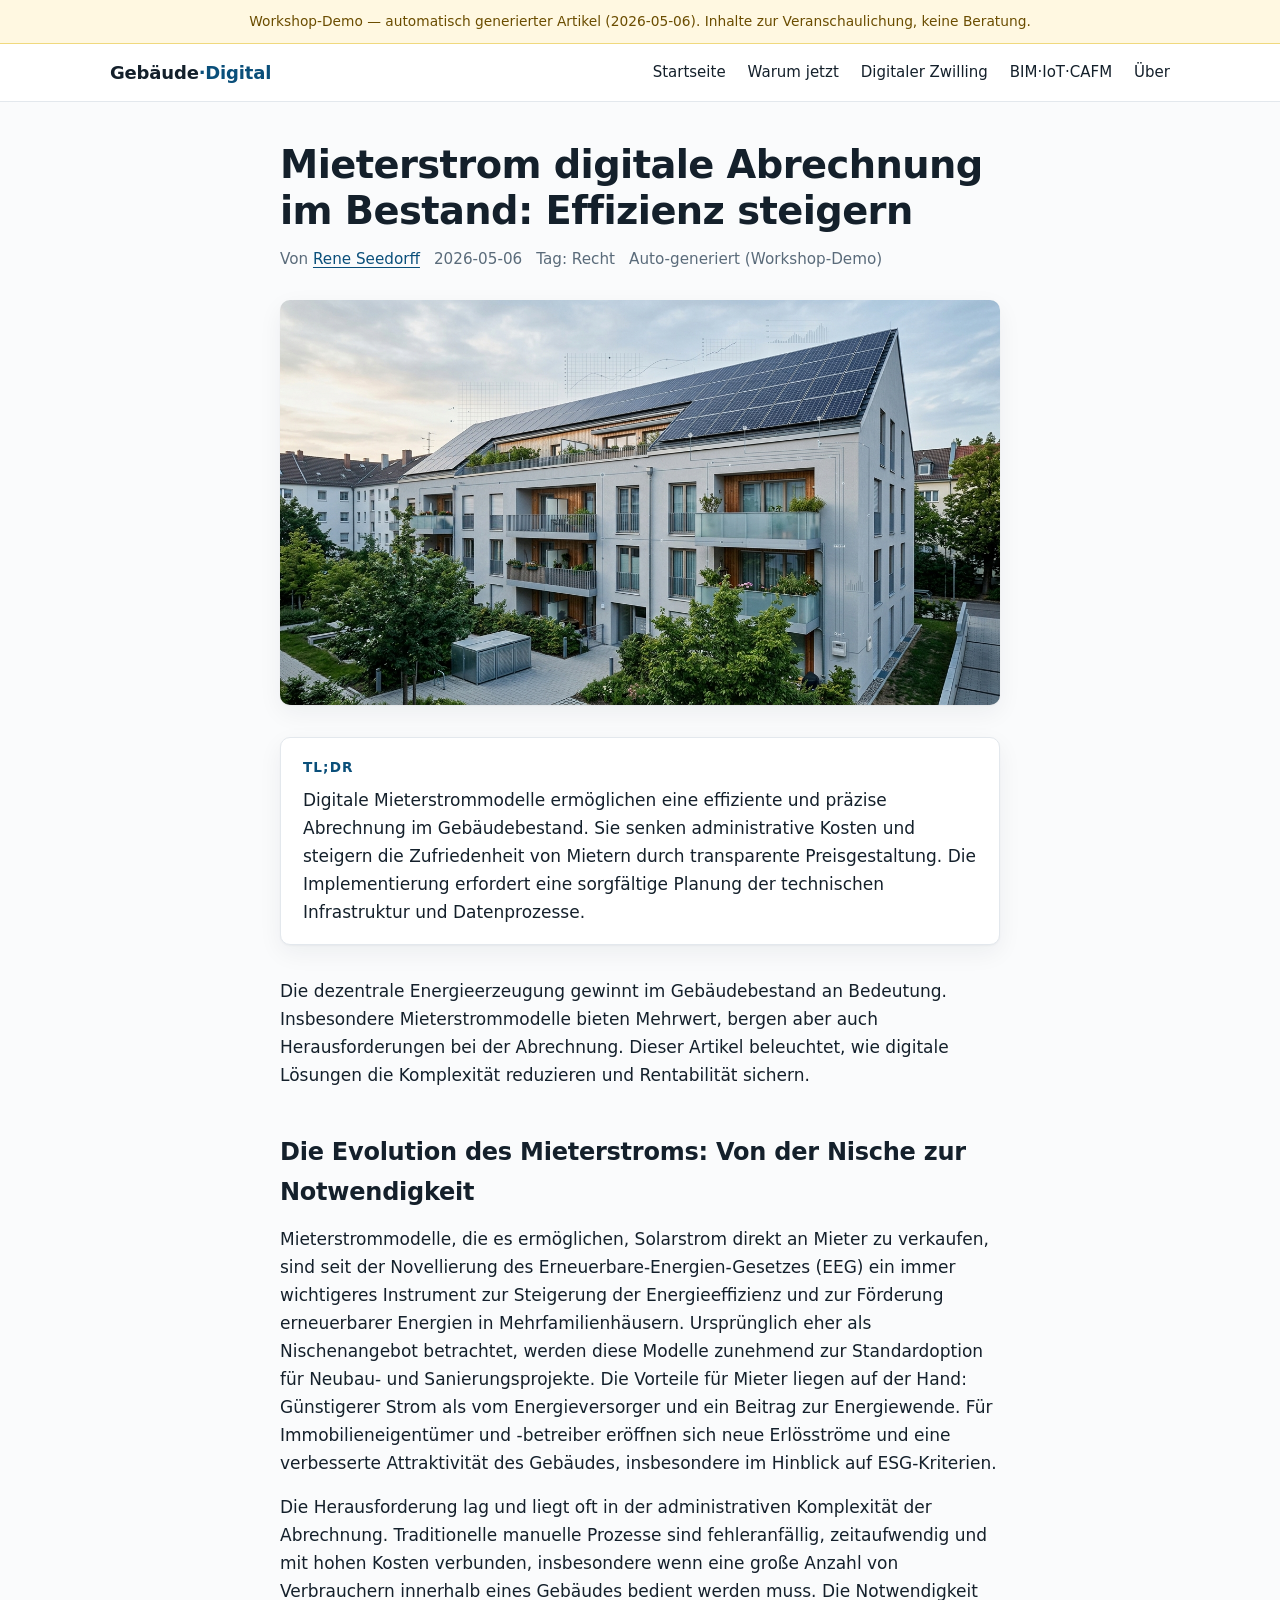
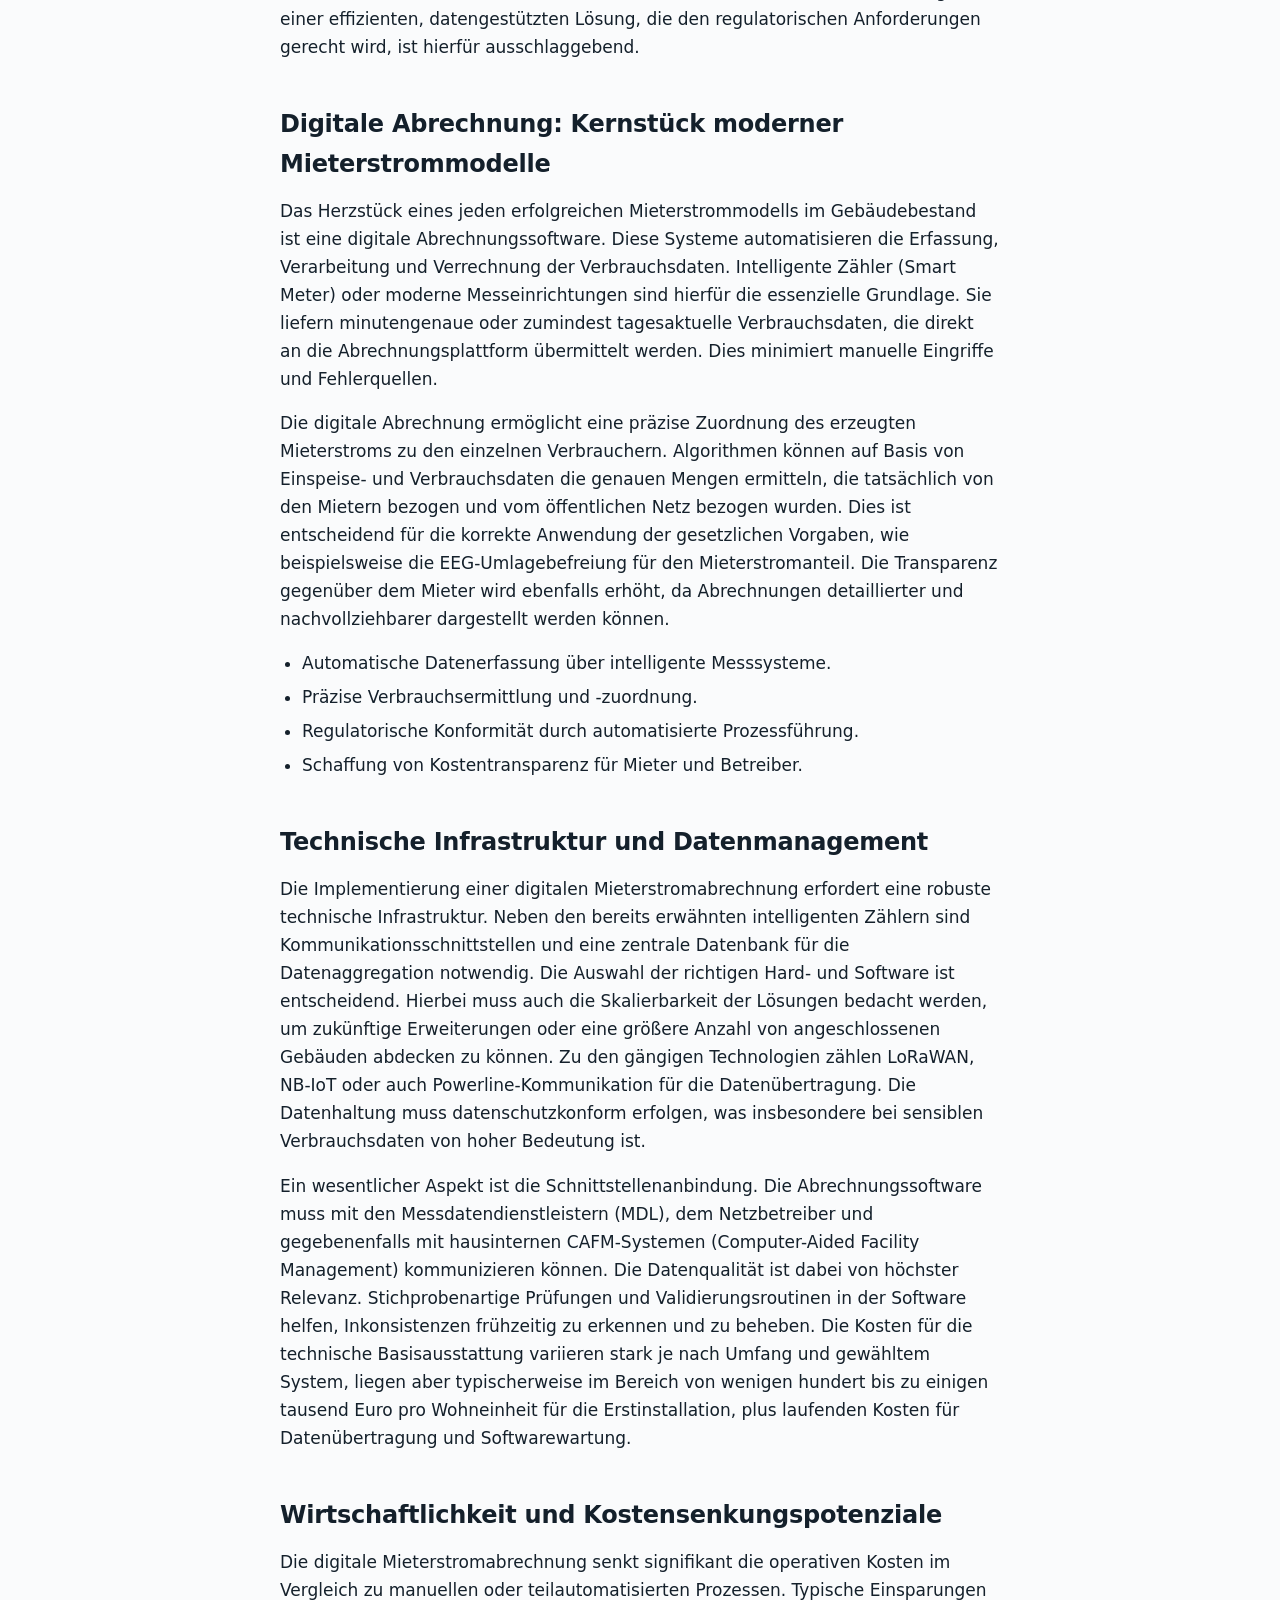
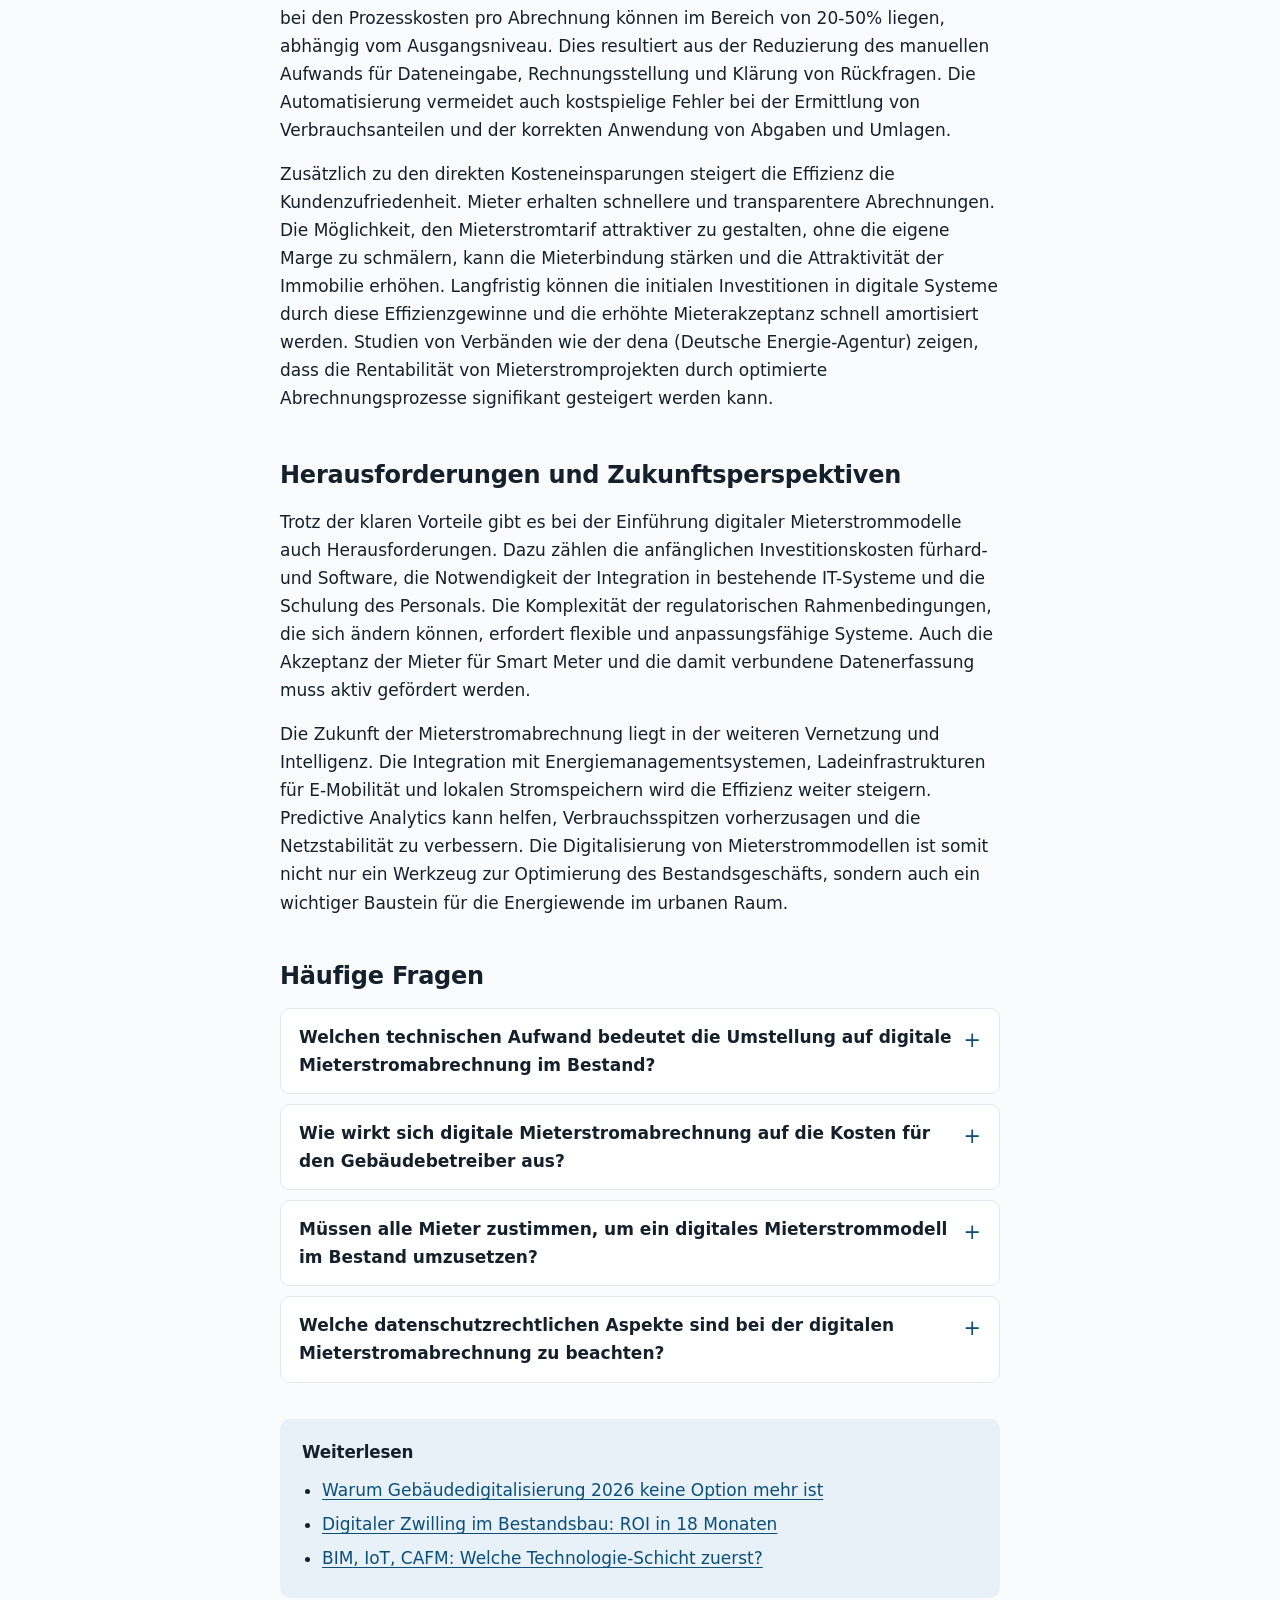
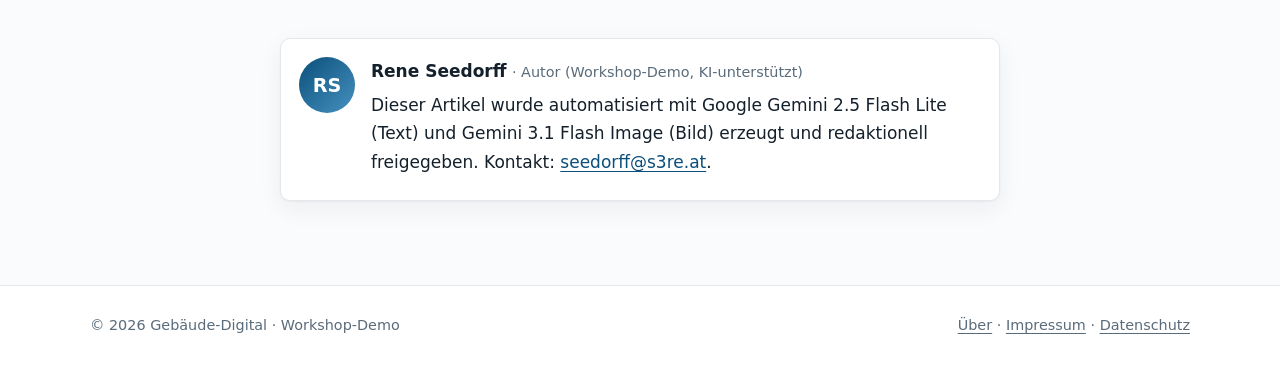
<file: mieterstrom-modelle-digitale-abrechnung.html>
<!doctype html>
<html lang="de-AT">
<head>
<meta charset="utf-8">
<meta name="viewport" content="width=device-width,initial-scale=1">
<title>Mieterstrom digitale Abrechnung im Bestand: Effizienz steigern | Gebäude-Digital</title>
<meta name="description" content="Erfahren Sie, wie digitale Mieterstrommodelle die Abrechnung im Gebäudebestand optimieren und Kosten senken. Strategien für Bauherren und Asset Manager.">
<link rel="canonical" href="https://nichtagentur.github.io/gebaeude-digital/mieterstrom-modelle-digitale-abrechnung.html">
<link rel="stylesheet" href="assets/css/style.css">
<meta property="og:title" content="Mieterstrom digitale Abrechnung im Bestand: Effizienz steigern">
<meta property="og:description" content="Erfahren Sie, wie digitale Mieterstrommodelle die Abrechnung im Gebäudebestand optimieren und Kosten senken. Strategien für Bauherren und Asset Manager.">
<meta property="og:type" content="article">
<meta property="og:locale" content="de_AT">
<meta property="og:image" content="https://nichtagentur.github.io/gebaeude-digital/assets/img/hero-mieterstrom-modelle-digitale-abrechnung.jpg">
<meta property="og:url" content="https://nichtagentur.github.io/gebaeude-digital/mieterstrom-modelle-digitale-abrechnung.html">
<meta name="twitter:card" content="summary_large_image">
<script type="application/ld+json">{"@context": "https://schema.org", "@type": "Article", "mainEntityOfPage": "https://nichtagentur.github.io/gebaeude-digital/mieterstrom-modelle-digitale-abrechnung.html", "headline": "Mieterstrom digitale Abrechnung im Bestand: Effizienz steigern", "description": "Erfahren Sie, wie digitale Mieterstrommodelle die Abrechnung im Gebäudebestand optimieren und Kosten senken. Strategien für Bauherren und Asset Manager.", "image": ["https://nichtagentur.github.io/gebaeude-digital/assets/img/hero-mieterstrom-modelle-digitale-abrechnung.jpg"], "datePublished": "2026-05-06", "dateModified": "2026-05-06", "inLanguage": "de-AT", "author": {"@type": "Person", "name": "Rene Seedorff", "email": "seedorff@s3re.at"}, "publisher": {"@type": "Organization", "name": "Gebäude-Digital (Workshop-Demo)"}, "keywords": "Mieterstrom digitale Abrechnung"}</script>
<script type="application/ld+json">{"@context": "https://schema.org", "@type": "BreadcrumbList", "itemListElement": [{"@type": "ListItem", "position": 1, "name": "Startseite", "item": "https://nichtagentur.github.io/gebaeude-digital/"}, {"@type": "ListItem", "position": 2, "name": "Mieterstrom digitale Abrechnung im Bestand: Effizienz steigern", "item": "https://nichtagentur.github.io/gebaeude-digital/mieterstrom-modelle-digitale-abrechnung.html"}]}</script>
<script type="application/ld+json">{"@context": "https://schema.org", "@type": "FAQPage", "mainEntity": [{"@type": "Question", "name": "Welchen technischen Aufwand bedeutet die Umstellung auf digitale Mieterstromabrechnung im Bestand?", "acceptedAnswer": {"@type": "Answer", "text": "Die Umstellung erfordert typischerweise die Installation intelligenter Zähler oder moderner Messeinrichtungen und die Einrichtung einer Kommunikationsinfrastruktur. Je nach Gebäudealter und Bestand können hierfür bauliche Maßnahmen notwendig sein. Die Kosten sind stark variabel, oft im Bereich von mehreren hundert Euro pro Wohneinheit für die Hardware, plus laufende Kosten für Datenübertragung und Software."}}, {"@type": "Question", "name": "Wie wirkt sich digitale Mieterstromabrechnung auf die Kosten für den Gebäudebetreiber aus?", "acceptedAnswer": {"@type": "Answer", "text": "Direkte Kostensenkungen ergeben sich durch die Automatisierung und Reduzierung manueller Prozesse, oft im Bereich von 20-50% der bisherigen Prozesskosten pro Abrechnung. Indirekte Vorteile sind höhere Mieterzufriedenheit und eine verbesserte Attraktivität der Immobilie."}}, {"@type": "Question", "name": "Müssen alle Mieter zustimmen, um ein digitales Mieterstrommodell im Bestand umzusetzen?", "acceptedAnswer": {"@type": "Answer", "text": "Die Zustimmung aller Mieter ist in der Regel nicht zwingend erforderlich, aber eine breite Akzeptanz ist für den Erfolg entscheidend. Insbesondere die Installation von Zählern erfordert in der Regel die Zustimmung des Mieters. Transparente Kommunikation über die Vorteile für die Mieter ist hierbei essenziell."}}, {"@type": "Question", "name": "Welche datenschutzrechtlichen Aspekte sind bei der digitalen Mieterstromabrechnung zu beachten?", "acceptedAnswer": {"@type": "Answer", "text": "Die Erfassung und Verarbeitung von Verbrauchsdaten unterliegt strengen Datenschutzbestimmungen (DSGVO). Es müssen geeignete technische und organisatorische Maßnahmen implementiert werden, um die Daten zu schützen und Transparenz gegenüber den Mietern zu gewährleisten. Die Datenübermittlung muss verschlüsselt erfolgen und die Speicherfristen eingehalten werden."}}]}</script>
</head>
<body>
<div class="demo-notice">Workshop-Demo — automatisch generierter Artikel (2026-05-06). Inhalte zur Veranschaulichung, keine Beratung.</div>
<header class="site-header">
  <div class="site-header-inner">
    <a class="brand" href="./">Gebäude<span>·Digital</span></a>
    <nav class="site-nav" aria-label="Hauptnavigation">
      <a href="./">Startseite</a>
      <a href="warum-gebaeude-digitalisieren-2026.html">Warum jetzt</a>
      <a href="digitaler-zwilling-bestandsbau-roi.html">Digitaler Zwilling</a>
      <a href="bim-iot-cafm-technologie-stack.html">BIM·IoT·CAFM</a>
      <a href="ueber.html">Über</a>
    </nav>
  </div>
</header>
<main>
<article>
  <h1>Mieterstrom digitale Abrechnung im Bestand: Effizienz steigern</h1>
  <p class="meta">
    <span>Von <a rel="author" href="ueber.html">Rene Seedorff</a></span>
    <span><time datetime="2026-05-06">2026-05-06</time></span>
    <span>Tag: Recht</span>
    <span>Auto-generiert (Workshop-Demo)</span>
  </p>
  <img class="hero-img" src="assets/img/hero-mieterstrom-modelle-digitale-abrechnung.jpg" alt="Symbolbild zum Thema Mieterstrom digitale Abrechnung" width="1600" height="900" loading="eager" fetchpriority="high">

  <section class="tldr">
    <h2>TL;DR</h2>
    <p>Digitale Mieterstrommodelle ermöglichen eine effiziente und präzise Abrechnung im Gebäudebestand. Sie senken administrative Kosten und steigern die Zufriedenheit von Mietern durch transparente Preisgestaltung. Die Implementierung erfordert eine sorgfältige Planung der technischen Infrastruktur und Datenprozesse.</p>
  </section>

  <p>Die dezentrale Energieerzeugung gewinnt im Gebäudebestand an Bedeutung. Insbesondere Mieterstrommodelle bieten Mehrwert, bergen aber auch Herausforderungen bei der Abrechnung. Dieser Artikel beleuchtet, wie digitale Lösungen die Komplexität reduzieren und Rentabilität sichern.</p>

  <h2>Die Evolution des Mieterstroms: Von der Nische zur Notwendigkeit</h2>
<p>Mieterstrommodelle, die es ermöglichen, Solarstrom direkt an Mieter zu verkaufen, sind seit der Novellierung des Erneuerbare-Energien-Gesetzes (EEG) ein immer wichtigeres Instrument zur Steigerung der Energieeffizienz und zur Förderung erneuerbarer Energien in Mehrfamilienhäusern. Ursprünglich eher als Nischenangebot betrachtet, werden diese Modelle zunehmend zur Standardoption für Neubau- und Sanierungsprojekte. Die Vorteile für Mieter liegen auf der Hand: Günstigerer Strom als vom Energieversorger und ein Beitrag zur Energiewende. Für Immobilieneigentümer und -betreiber eröffnen sich neue Erlösströme und eine verbesserte Attraktivität des Gebäudes, insbesondere im Hinblick auf ESG-Kriterien.</p>
<p>Die Herausforderung lag und liegt oft in der administrativen Komplexität der Abrechnung. Traditionelle manuelle Prozesse sind fehleranfällig, zeitaufwendig und mit hohen Kosten verbunden, insbesondere wenn eine große Anzahl von Verbrauchern innerhalb eines Gebäudes bedient werden muss. Die Notwendigkeit einer effizienten, datengestützten Lösung, die den regulatorischen Anforderungen gerecht wird, ist hierfür ausschlaggebend.</p>
<h2>Digitale Abrechnung: Kernstück moderner Mieterstrommodelle</h2>
<p>Das Herzstück eines jeden erfolgreichen Mieterstrommodells im Gebäudebestand ist eine digitale Abrechnungssoftware. Diese Systeme automatisieren die Erfassung, Verarbeitung und Verrechnung der Verbrauchsdaten. Intelligente Zähler (Smart Meter) oder moderne Messeinrichtungen sind hierfür die essenzielle Grundlage. Sie liefern minutengenaue oder zumindest tagesaktuelle Verbrauchsdaten, die direkt an die Abrechnungsplattform übermittelt werden. Dies minimiert manuelle Eingriffe und Fehlerquellen.</p>
<p>Die digitale Abrechnung ermöglicht eine präzise Zuordnung des erzeugten Mieterstroms zu den einzelnen Verbrauchern. Algorithmen können auf Basis von Einspeise- und Verbrauchsdaten die genauen Mengen ermitteln, die tatsächlich von den Mietern bezogen und vom öffentlichen Netz bezogen wurden. Dies ist entscheidend für die korrekte Anwendung der gesetzlichen Vorgaben, wie beispielsweise die EEG-Umlagebefreiung für den Mieterstromanteil. Die Transparenz gegenüber dem Mieter wird ebenfalls erhöht, da Abrechnungen detaillierter und nachvollziehbarer dargestellt werden können.</p>
<ul><li>Automatische Datenerfassung über intelligente Messsysteme.</li><li>Präzise Verbrauchsermittlung und -zuordnung.</li><li>Regulatorische Konformität durch automatisierte Prozessführung.</li><li>Schaffung von Kostentransparenz für Mieter und Betreiber.</li></ul>
<h2>Technische Infrastruktur und Datenmanagement</h2>
<p>Die Implementierung einer digitalen Mieterstromabrechnung erfordert eine robuste technische Infrastruktur. Neben den bereits erwähnten intelligenten Zählern sind Kommunikationsschnittstellen und eine zentrale Datenbank für die Datenaggregation notwendig. Die Auswahl der richtigen Hard- und Software ist entscheidend. Hierbei muss auch die Skalierbarkeit der Lösungen bedacht werden, um zukünftige Erweiterungen oder eine größere Anzahl von angeschlossenen Gebäuden abdecken zu können. Zu den gängigen Technologien zählen LoRaWAN, NB-IoT oder auch Powerline-Kommunikation für die Datenübertragung. Die Datenhaltung muss datenschutzkonform erfolgen, was insbesondere bei sensiblen Verbrauchsdaten von hoher Bedeutung ist.</p>
<p>Ein wesentlicher Aspekt ist die Schnittstellenanbindung. Die Abrechnungssoftware muss mit den Messdatendienstleistern (MDL), dem Netzbetreiber und gegebenenfalls mit hausinternen CAFM-Systemen (Computer-Aided Facility Management) kommunizieren können. Die Datenqualität ist dabei von höchster Relevanz. Stichprobenartige Prüfungen und Validierungsroutinen in der Software helfen, Inkonsistenzen frühzeitig zu erkennen und zu beheben. Die Kosten für die technische Basisausstattung variieren stark je nach Umfang und gewähltem System, liegen aber typischerweise im Bereich von wenigen hundert bis zu einigen tausend Euro pro Wohneinheit für die Erstinstallation, plus laufenden Kosten für Datenübertragung und Softwarewartung.</p>
<h2>Wirtschaftlichkeit und Kostensenkungspotenziale</h2>
<p>Die digitale Mieterstromabrechnung senkt signifikant die operativen Kosten im Vergleich zu manuellen oder teilautomatisierten Prozessen. Typische Einsparungen bei den Prozesskosten pro Abrechnung können im Bereich von 20-50% liegen, abhängig vom Ausgangsniveau. Dies resultiert aus der Reduzierung des manuellen Aufwands für Dateneingabe, Rechnungsstellung und Klärung von Rückfragen. Die Automatisierung vermeidet auch kostspielige Fehler bei der Ermittlung von Verbrauchsanteilen und der korrekten Anwendung von Abgaben und Umlagen.</p>
<p>Zusätzlich zu den direkten Kosteneinsparungen steigert die Effizienz die Kundenzufriedenheit. Mieter erhalten schnellere und transparentere Abrechnungen. Die Möglichkeit, den Mieterstromtarif attraktiver zu gestalten, ohne die eigene Marge zu schmälern, kann die Mieterbindung stärken und die Attraktivität der Immobilie erhöhen. Langfristig können die initialen Investitionen in digitale Systeme durch diese Effizienzgewinne und die erhöhte Mieterakzeptanz schnell amortisiert werden. Studien von Verbänden wie der dena (Deutsche Energie-Agentur) zeigen, dass die Rentabilität von Mieterstromprojekten durch optimierte Abrechnungsprozesse signifikant gesteigert werden kann.</p>
<h2>Herausforderungen und Zukunftsperspektiven</h2>
<p>Trotz der klaren Vorteile gibt es bei der Einführung digitaler Mieterstrommodelle auch Herausforderungen. Dazu zählen die anfänglichen Investitionskosten fürhard- und Software, die Notwendigkeit der Integration in bestehende IT-Systeme und die Schulung des Personals. Die Komplexität der regulatorischen Rahmenbedingungen, die sich ändern können, erfordert flexible und anpassungsfähige Systeme. Auch die Akzeptanz der Mieter für Smart Meter und die damit verbundene Datenerfassung muss aktiv gefördert werden.</p>
<p>Die Zukunft der Mieterstromabrechnung liegt in der weiteren Vernetzung und Intelligenz. Die Integration mit Energiemanagementsystemen, Ladeinfrastrukturen für E-Mobilität und lokalen Stromspeichern wird die Effizienz weiter steigern. Predictive Analytics kann helfen, Verbrauchsspitzen vorherzusagen und die Netzstabilität zu verbessern. Die Digitalisierung von Mieterstrommodellen ist somit nicht nur ein Werkzeug zur Optimierung des Bestandsgeschäfts, sondern auch ein wichtiger Baustein für die Energiewende im urbanen Raum.</p>
  

  <section class="faq">
    <h2>Häufige Fragen</h2>
    <details><summary>Welchen technischen Aufwand bedeutet die Umstellung auf digitale Mieterstromabrechnung im Bestand?</summary><p>Die Umstellung erfordert typischerweise die Installation intelligenter Zähler oder moderner Messeinrichtungen und die Einrichtung einer Kommunikationsinfrastruktur. Je nach Gebäudealter und Bestand können hierfür bauliche Maßnahmen notwendig sein. Die Kosten sind stark variabel, oft im Bereich von mehreren hundert Euro pro Wohneinheit für die Hardware, plus laufende Kosten für Datenübertragung und Software.</p></details>
<details><summary>Wie wirkt sich digitale Mieterstromabrechnung auf die Kosten für den Gebäudebetreiber aus?</summary><p>Direkte Kostensenkungen ergeben sich durch die Automatisierung und Reduzierung manueller Prozesse, oft im Bereich von 20-50% der bisherigen Prozesskosten pro Abrechnung. Indirekte Vorteile sind höhere Mieterzufriedenheit und eine verbesserte Attraktivität der Immobilie.</p></details>
<details><summary>Müssen alle Mieter zustimmen, um ein digitales Mieterstrommodell im Bestand umzusetzen?</summary><p>Die Zustimmung aller Mieter ist in der Regel nicht zwingend erforderlich, aber eine breite Akzeptanz ist für den Erfolg entscheidend. Insbesondere die Installation von Zählern erfordert in der Regel die Zustimmung des Mieters. Transparente Kommunikation über die Vorteile für die Mieter ist hierbei essenziell.</p></details>
<details><summary>Welche datenschutzrechtlichen Aspekte sind bei der digitalen Mieterstromabrechnung zu beachten?</summary><p>Die Erfassung und Verarbeitung von Verbrauchsdaten unterliegt strengen Datenschutzbestimmungen (DSGVO). Es müssen geeignete technische und organisatorische Maßnahmen implementiert werden, um die Daten zu schützen und Transparenz gegenüber den Mietern zu gewährleisten. Die Datenübermittlung muss verschlüsselt erfolgen und die Speicherfristen eingehalten werden.</p></details>
  </section>

  <section class="related">
    <h2>Weiterlesen</h2>
    <ul>
      <li><a href="warum-gebaeude-digitalisieren-2026.html">Warum Gebäudedigitalisierung 2026 keine Option mehr ist</a></li>
      <li><a href="digitaler-zwilling-bestandsbau-roi.html">Digitaler Zwilling im Bestandsbau: ROI in 18 Monaten</a></li>
      <li><a href="bim-iot-cafm-technologie-stack.html">BIM, IoT, CAFM: Welche Technologie-Schicht zuerst?</a></li>
    </ul>
  </section>

  <section class="author">
    <div class="author-avatar">RS</div>
    <div class="author-body">
      <p><strong>Rene Seedorff</strong> <span class="role">· Autor (Workshop-Demo, KI-unterstützt)</span></p>
      <p>Dieser Artikel wurde automatisiert mit Google Gemini 2.5 Flash Lite (Text) und Gemini 3.1 Flash Image (Bild) erzeugt und redaktionell freigegeben. Kontakt: <a href="mailto:seedorff@s3re.at">seedorff@s3re.at</a>.</p>
    </div>
  </section>
</article>
</main>
<footer class="site-footer">
  <div class="site-footer-inner">
    <div>© 2026 Gebäude-Digital · Workshop-Demo</div>
    <nav>
      <a href="ueber.html">Über</a> ·
      <a href="impressum.html">Impressum</a> ·
      <a href="datenschutz.html">Datenschutz</a>
    </nav>
  </div>
</footer>
</body>
</html>
</file>
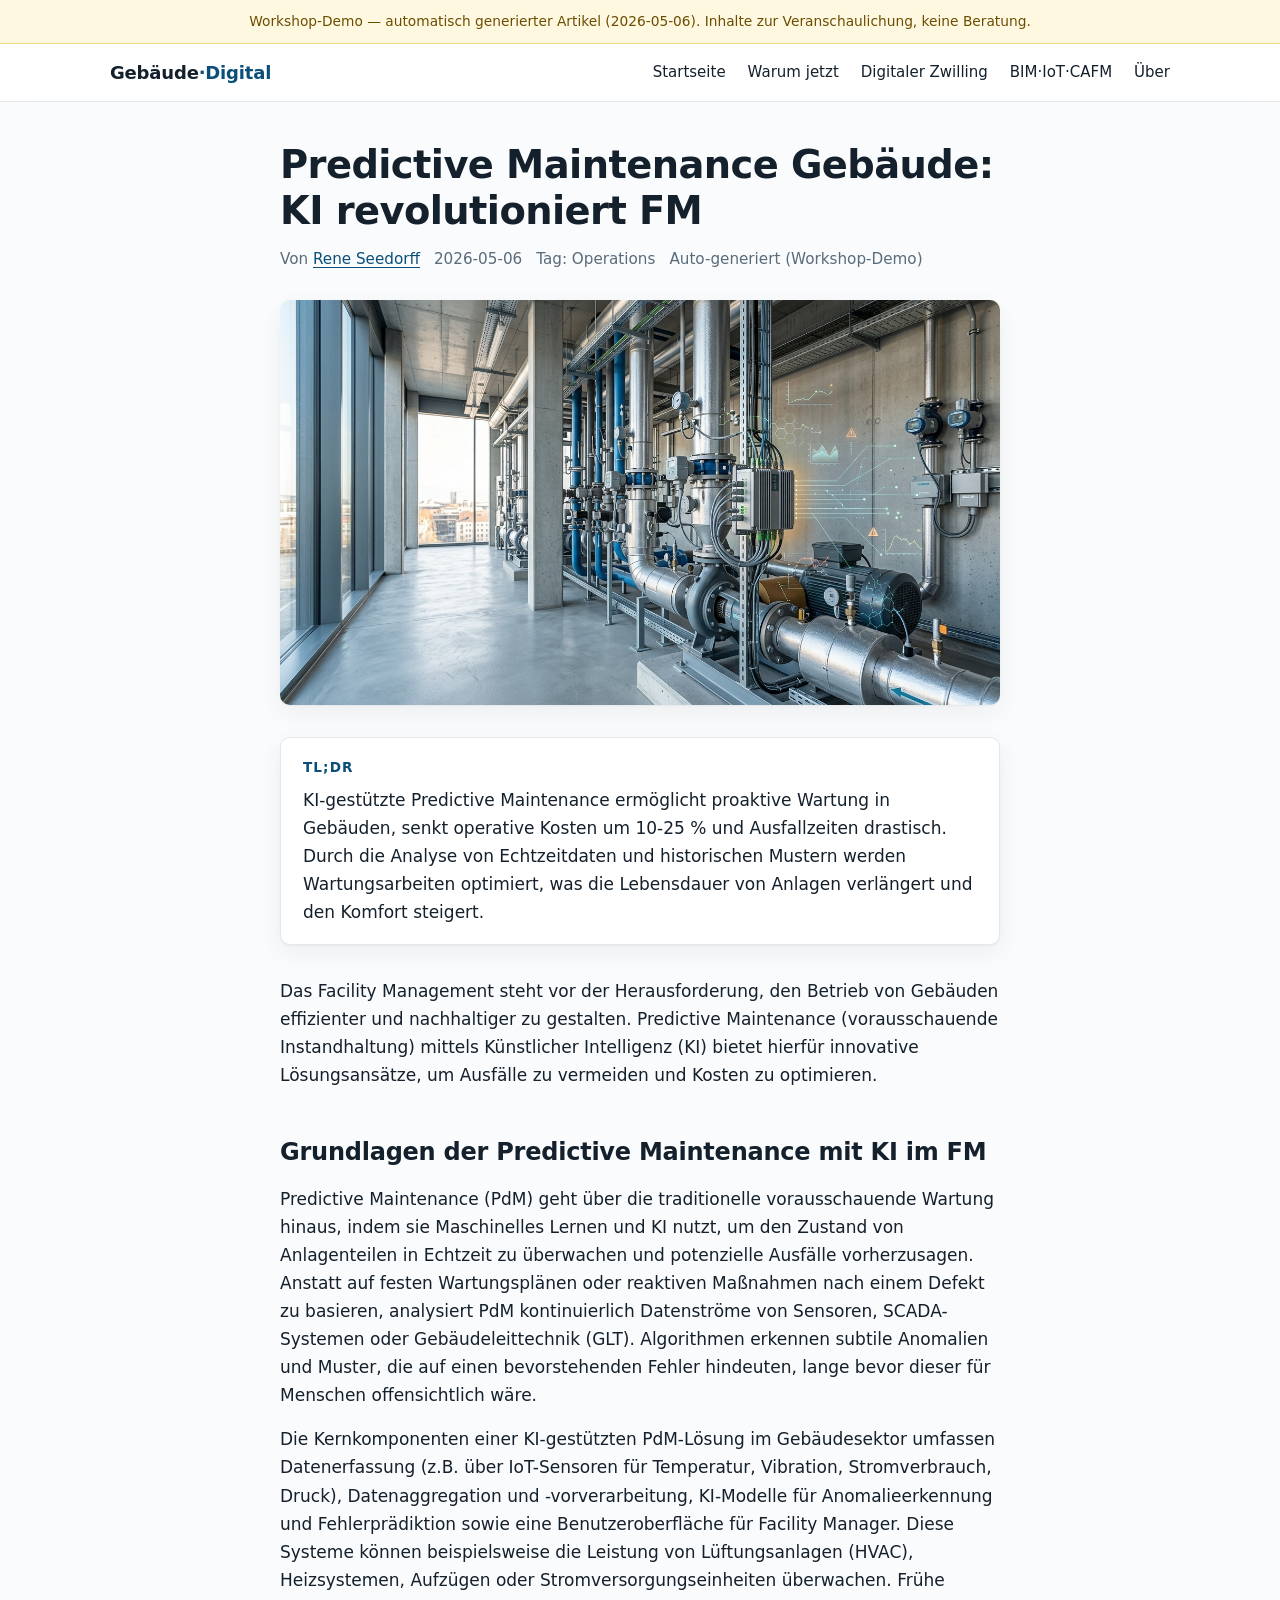
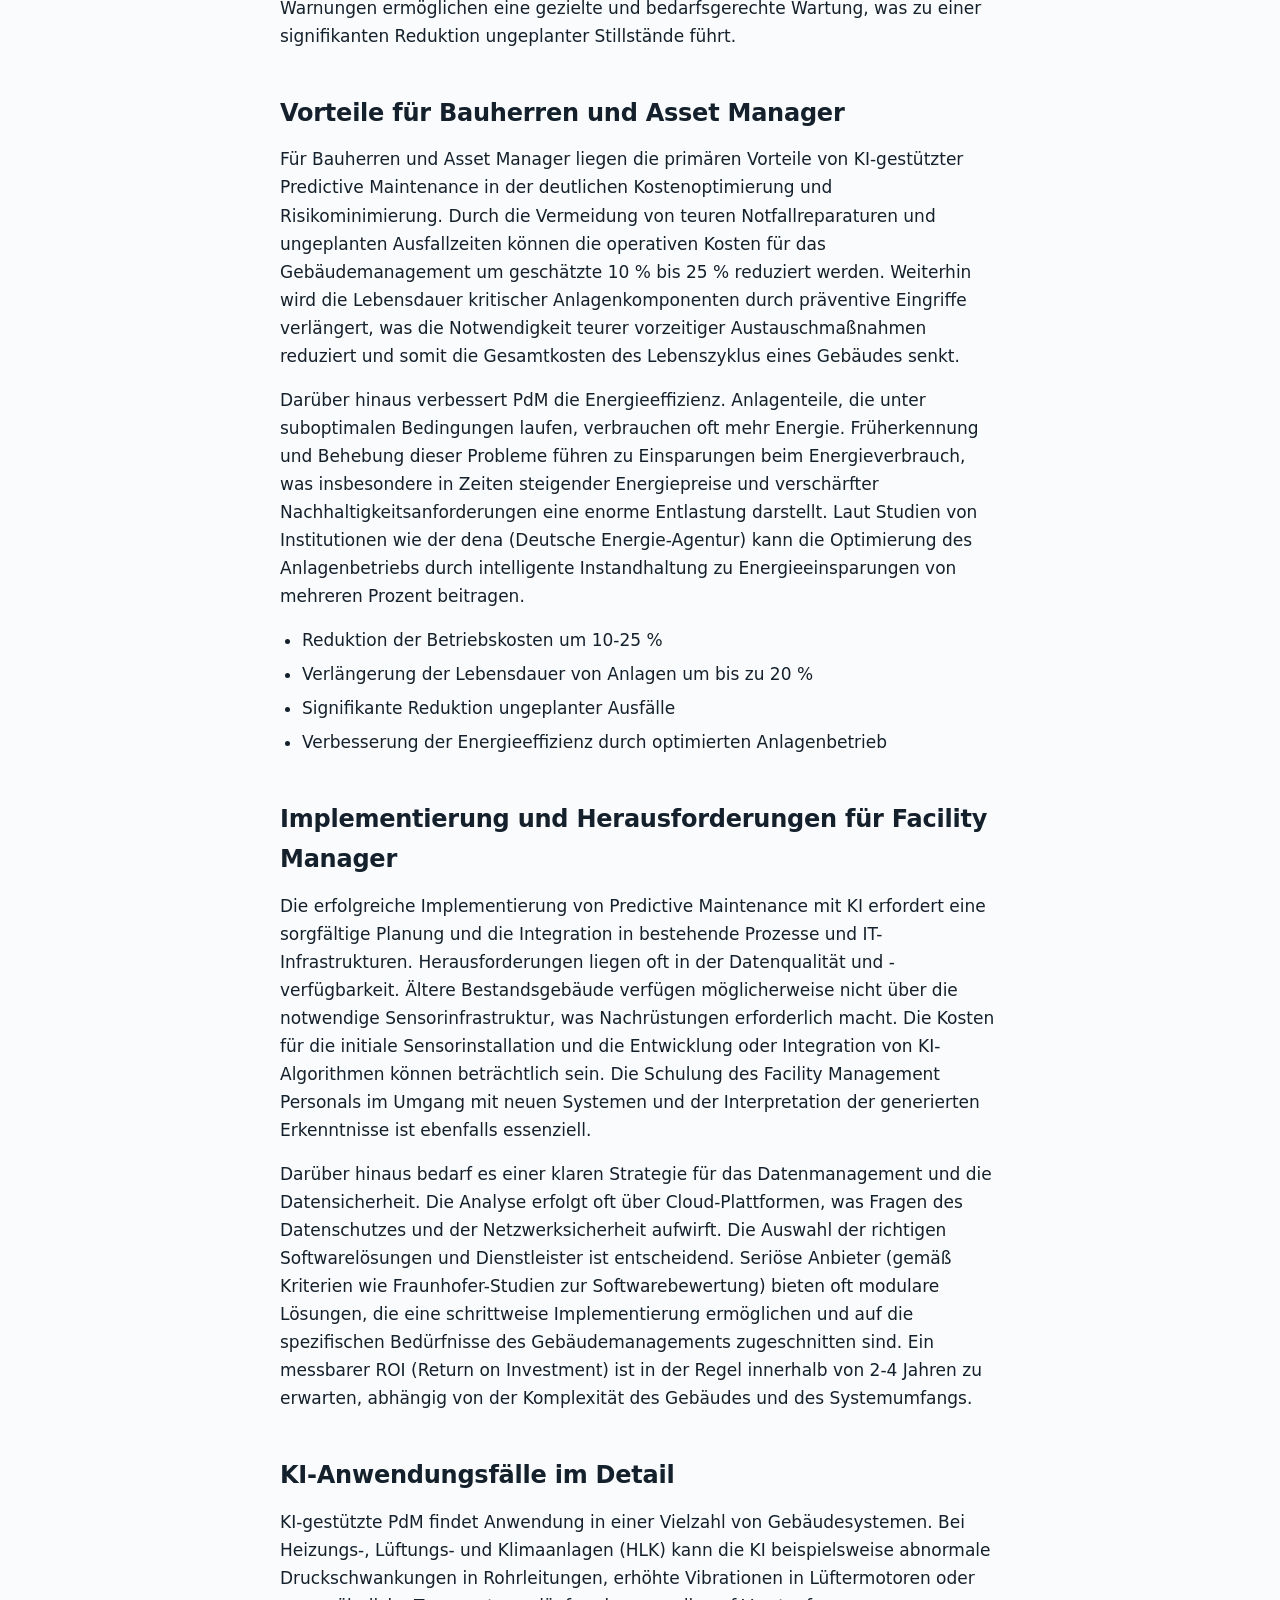
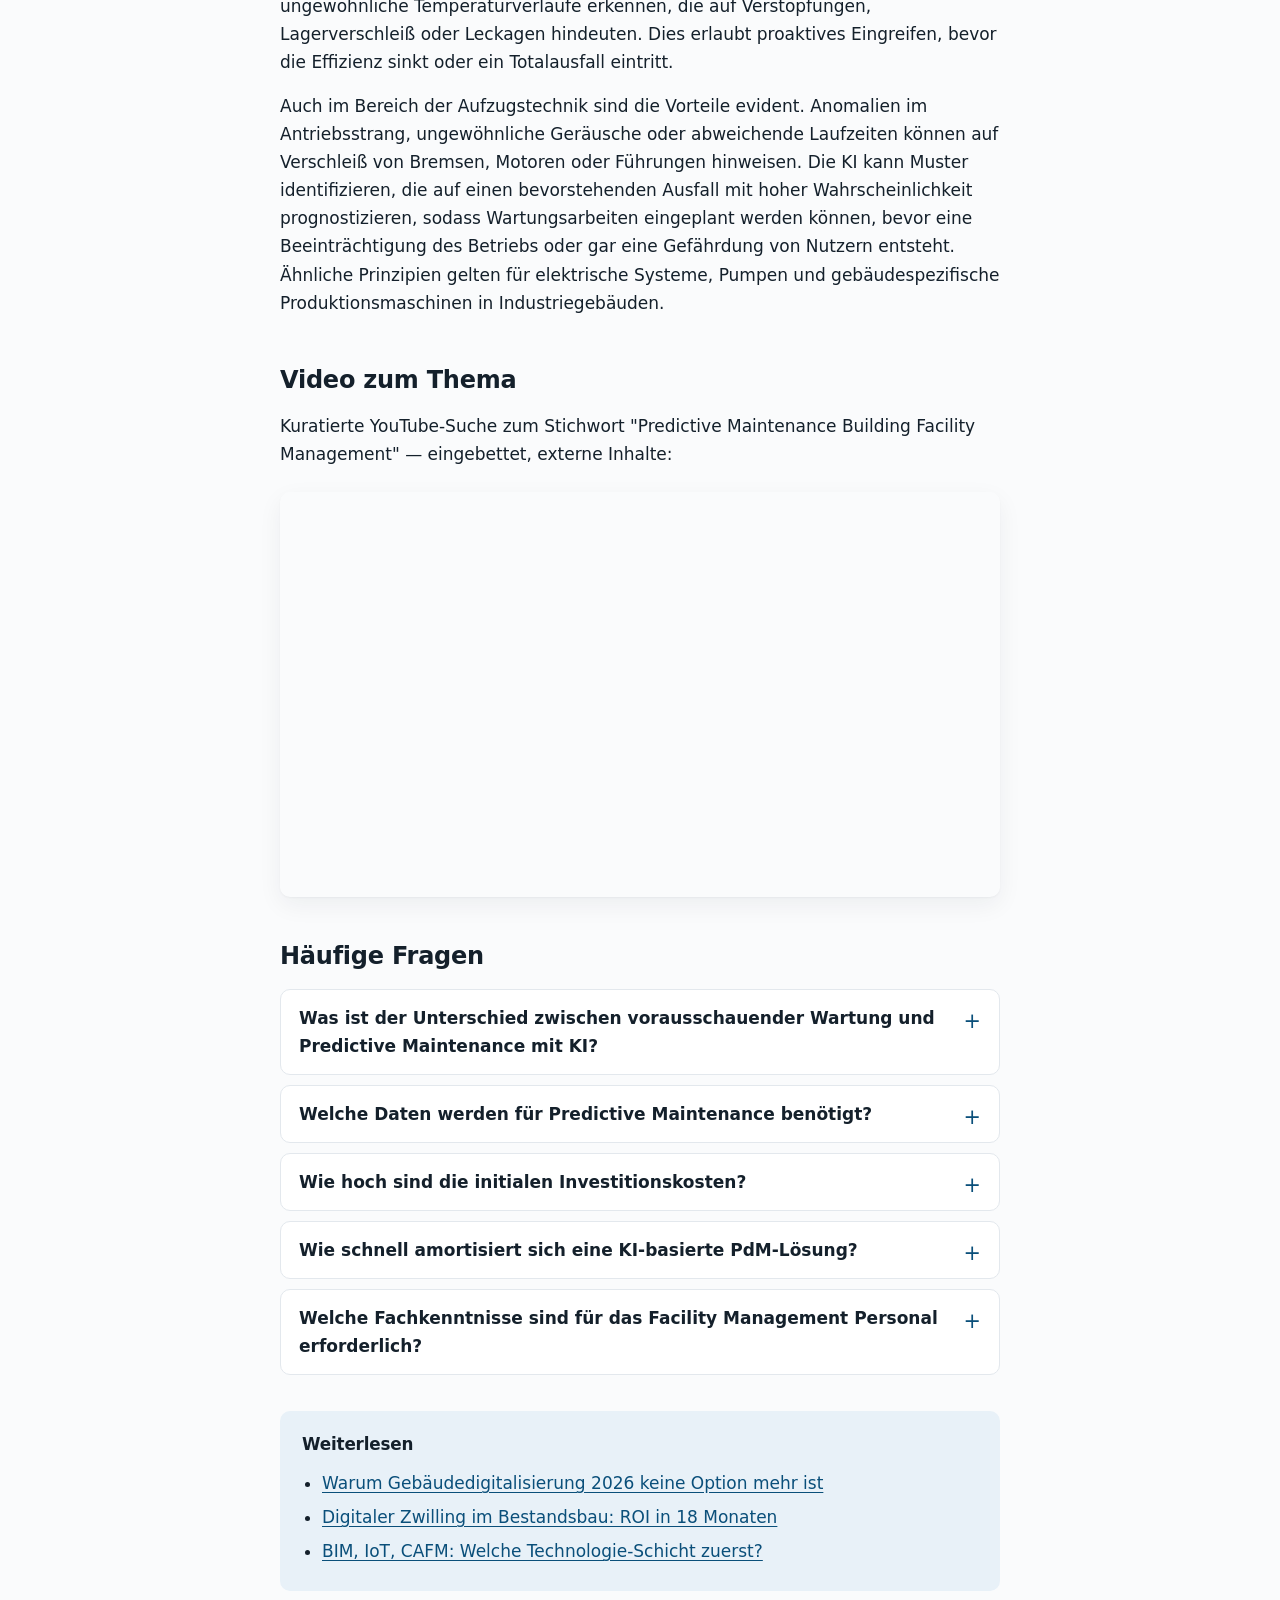
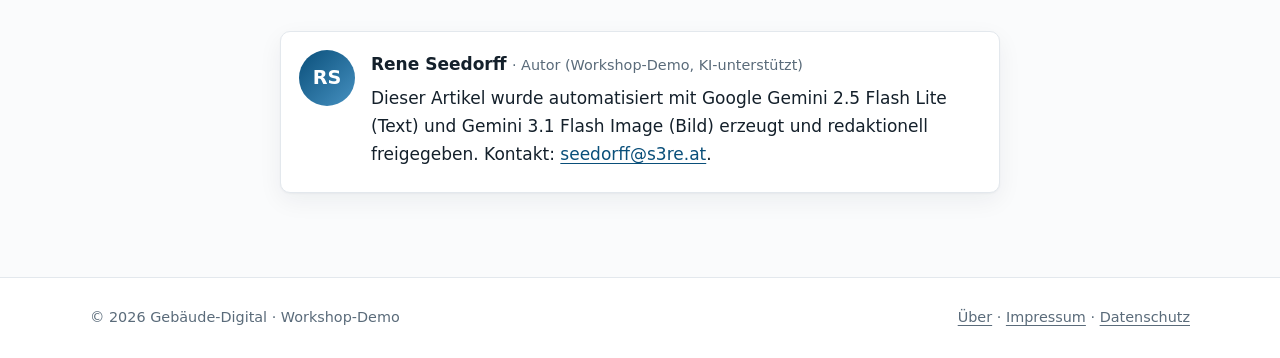
<file: predictive-maintenance-ki-facility-management.html>
<!doctype html>
<html lang="de-AT">
<head>
<meta charset="utf-8">
<meta name="viewport" content="width=device-width,initial-scale=1">
<title>Predictive Maintenance Gebäude: KI revolutioniert FM | Gebäude-Digital</title>
<meta name="description" content="Erfahren Sie, wie KI-gestützte Predictive Maintenance im Facility Management Kosten senkt und Betriebssicherheit erhöht. Jetzt Potenziale entdecken!">
<link rel="canonical" href="https://nichtagentur.github.io/gebaeude-digital/predictive-maintenance-ki-facility-management.html">
<link rel="stylesheet" href="assets/css/style.css">
<meta property="og:title" content="Predictive Maintenance Gebäude: KI revolutioniert FM">
<meta property="og:description" content="Erfahren Sie, wie KI-gestützte Predictive Maintenance im Facility Management Kosten senkt und Betriebssicherheit erhöht. Jetzt Potenziale entdecken!">
<meta property="og:type" content="article">
<meta property="og:locale" content="de_AT">
<meta property="og:image" content="https://nichtagentur.github.io/gebaeude-digital/assets/img/hero-predictive-maintenance-ki-facility-management.jpg">
<meta property="og:url" content="https://nichtagentur.github.io/gebaeude-digital/predictive-maintenance-ki-facility-management.html">
<meta name="twitter:card" content="summary_large_image">
<script type="application/ld+json">{"@context": "https://schema.org", "@type": "Article", "mainEntityOfPage": "https://nichtagentur.github.io/gebaeude-digital/predictive-maintenance-ki-facility-management.html", "headline": "Predictive Maintenance Gebäude: KI revolutioniert FM", "description": "Erfahren Sie, wie KI-gestützte Predictive Maintenance im Facility Management Kosten senkt und Betriebssicherheit erhöht. Jetzt Potenziale entdecken!", "image": ["https://nichtagentur.github.io/gebaeude-digital/assets/img/hero-predictive-maintenance-ki-facility-management.jpg"], "datePublished": "2026-05-06", "dateModified": "2026-05-06", "inLanguage": "de-AT", "author": {"@type": "Person", "name": "Rene Seedorff", "email": "seedorff@s3re.at"}, "publisher": {"@type": "Organization", "name": "Gebäude-Digital (Workshop-Demo)"}, "keywords": "Predictive Maintenance Gebäude"}</script>
<script type="application/ld+json">{"@context": "https://schema.org", "@type": "BreadcrumbList", "itemListElement": [{"@type": "ListItem", "position": 1, "name": "Startseite", "item": "https://nichtagentur.github.io/gebaeude-digital/"}, {"@type": "ListItem", "position": 2, "name": "Predictive Maintenance Gebäude: KI revolutioniert FM", "item": "https://nichtagentur.github.io/gebaeude-digital/predictive-maintenance-ki-facility-management.html"}]}</script>
<script type="application/ld+json">{"@context": "https://schema.org", "@type": "FAQPage", "mainEntity": [{"@type": "Question", "name": "Was ist der Unterschied zwischen vorausschauender Wartung und Predictive Maintenance mit KI?", "acceptedAnswer": {"@type": "Answer", "text": "Vorausschauende Wartung basiert oft auf Zeitreihen, Nutzungsdauer oder festgelegten Intervallen. Predictive Maintenance mit KI nutzt hingegen fortgeschrittene Algorithmen des maschinellen Lernens, um den Zustand von Anlagen in Echtzeit zu analysieren und potenzielle Ausfälle mit hoher Präzision vorherzusagen, basierend auf komplexen Mustererkennungen in Sensordaten."}}, {"@type": "Question", "name": "Welche Daten werden für Predictive Maintenance benötigt?", "acceptedAnswer": {"@type": "Answer", "text": "Typischerweise werden Daten von IoT-Sensoren (Temperatur, Vibration, Stromverbrauch, Druck, Feuchtigkeit) sowie Betriebsdaten aus Gebäudeleittechnik (GLT), SCADA-Systemen und historischen Wartungsaufzeichnungen benötigt. Je detaillierter und umfassender die Daten, desto präziser die Vorhersagen der KI."}}, {"@type": "Question", "name": "Wie hoch sind die initialen Investitionskosten?", "acceptedAnswer": {"@type": "Answer", "text": "Die Kosten variieren stark je nach Gebäudegröße, Komplexität der Anlagen und Umfang der erforderlichen Sensorik und Software. Eine grobe Schätzung für die Implementierung einer grundlegenden PdM-Lösung liegt im Bereich von wenigen tausend bis zu mehreren zehn- oder hunderttausend Euro. Nachrüstungen können signifikante Teile dieser Summe ausmachen."}}, {"@type": "Question", "name": "Wie schnell amortisiert sich eine KI-basierte PdM-Lösung?", "acceptedAnswer": {"@type": "Answer", "text": "Die Amortisationszeit (ROI) liegt typischerweise zwischen 2 und 4 Jahren. Dies hängt stark von den Einsparungen durch vermiedene Ausfälle, reduzierte Reparaturkosten und gesteigerte Energieeffizienz ab. In größeren, komplexen Gebäuden oder Industrieobjekten sind die Einsparpotenziale oft höher und die Amortisationszeit kürzer."}}, {"@type": "Question", "name": "Welche Fachkenntnisse sind für das Facility Management Personal erforderlich?", "acceptedAnswer": {"@type": "Answer", "text": "Das Personal benötigt grundlegendes technisches Verständnis für die überwachten Anlagentypen sowie die Fähigkeit, die von der KI generierten Informationen (z.B. Warnmeldungen, Diagnosen) zu interpretieren und die notwendigen Wartungsmaßnahmen zu veranlassen. Schulungen im Umgang mit der spezifischen PdM-Software sind unerlässlich."}}]}</script>
</head>
<body>
<div class="demo-notice">Workshop-Demo — automatisch generierter Artikel (2026-05-06). Inhalte zur Veranschaulichung, keine Beratung.</div>
<header class="site-header">
  <div class="site-header-inner">
    <a class="brand" href="./">Gebäude<span>·Digital</span></a>
    <nav class="site-nav" aria-label="Hauptnavigation">
      <a href="./">Startseite</a>
      <a href="warum-gebaeude-digitalisieren-2026.html">Warum jetzt</a>
      <a href="digitaler-zwilling-bestandsbau-roi.html">Digitaler Zwilling</a>
      <a href="bim-iot-cafm-technologie-stack.html">BIM·IoT·CAFM</a>
      <a href="ueber.html">Über</a>
    </nav>
  </div>
</header>
<main>
<article>
  <h1>Predictive Maintenance Gebäude: KI revolutioniert FM</h1>
  <p class="meta">
    <span>Von <a rel="author" href="ueber.html">Rene Seedorff</a></span>
    <span><time datetime="2026-05-06">2026-05-06</time></span>
    <span>Tag: Operations</span>
    <span>Auto-generiert (Workshop-Demo)</span>
  </p>
  <img class="hero-img" src="assets/img/hero-predictive-maintenance-ki-facility-management.jpg" alt="Symbolbild zum Thema Predictive Maintenance Gebäude" width="1600" height="900" loading="eager" fetchpriority="high">

  <section class="tldr">
    <h2>TL;DR</h2>
    <p>KI-gestützte Predictive Maintenance ermöglicht proaktive Wartung in Gebäuden, senkt operative Kosten um 10-25 % und Ausfallzeiten drastisch. Durch die Analyse von Echtzeitdaten und historischen Mustern werden Wartungsarbeiten optimiert, was die Lebensdauer von Anlagen verlängert und den Komfort steigert.</p>
  </section>

  <p>Das Facility Management steht vor der Herausforderung, den Betrieb von Gebäuden effizienter und nachhaltiger zu gestalten. Predictive Maintenance (vorausschauende Instandhaltung) mittels Künstlicher Intelligenz (KI) bietet hierfür innovative Lösungsansätze, um Ausfälle zu vermeiden und Kosten zu optimieren.</p>

  <h2>Grundlagen der Predictive Maintenance mit KI im FM</h2>
<p>Predictive Maintenance (PdM) geht über die traditionelle vorausschauende Wartung hinaus, indem sie Maschinelles Lernen und KI nutzt, um den Zustand von Anlagenteilen in Echtzeit zu überwachen und potenzielle Ausfälle vorherzusagen. Anstatt auf festen Wartungsplänen oder reaktiven Maßnahmen nach einem Defekt zu basieren, analysiert PdM kontinuierlich Datenströme von Sensoren, SCADA-Systemen oder Gebäudeleittechnik (GLT). Algorithmen erkennen subtile Anomalien und Muster, die auf einen bevorstehenden Fehler hindeuten, lange bevor dieser für Menschen offensichtlich wäre.</p>
<p>Die Kernkomponenten einer KI-gestützten PdM-Lösung im Gebäudesektor umfassen Datenerfassung (z.B. über IoT-Sensoren für Temperatur, Vibration, Stromverbrauch, Druck), Datenaggregation und -vorverarbeitung, KI-Modelle für Anomalieerkennung und Fehlerprädiktion sowie eine Benutzeroberfläche für Facility Manager. Diese Systeme können beispielsweise die Leistung von Lüftungsanlagen (HVAC), Heizsystemen, Aufzügen oder Stromversorgungseinheiten überwachen. Frühe Warnungen ermöglichen eine gezielte und bedarfsgerechte Wartung, was zu einer signifikanten Reduktion ungeplanter Stillstände führt.</p>
<h2>Vorteile für Bauherren und Asset Manager</h2>
<p>Für Bauherren und Asset Manager liegen die primären Vorteile von KI-gestützter Predictive Maintenance in der deutlichen Kostenoptimierung und Risikominimierung. Durch die Vermeidung von teuren Notfallreparaturen und ungeplanten Ausfallzeiten können die operativen Kosten für das Gebäudemanagement um geschätzte 10 % bis 25 % reduziert werden. Weiterhin wird die Lebensdauer kritischer Anlagenkomponenten durch präventive Eingriffe verlängert, was die Notwendigkeit teurer vorzeitiger Austauschmaßnahmen reduziert und somit die Gesamtkosten des Lebenszyklus eines Gebäudes senkt.</p>
<p>Darüber hinaus verbessert PdM die Energieeffizienz. Anlagenteile, die unter suboptimalen Bedingungen laufen, verbrauchen oft mehr Energie. Früherkennung und Behebung dieser Probleme führen zu Einsparungen beim Energieverbrauch, was insbesondere in Zeiten steigender Energiepreise und verschärfter Nachhaltigkeitsanforderungen eine enorme Entlastung darstellt. Laut Studien von Institutionen wie der dena (Deutsche Energie-Agentur) kann die Optimierung des Anlagenbetriebs durch intelligente Instandhaltung zu Energieeinsparungen von mehreren Prozent beitragen.</p>
<ul><li>Reduktion der Betriebskosten um 10-25 %</li><li>Verlängerung der Lebensdauer von Anlagen um bis zu 20 %</li><li>Signifikante Reduktion ungeplanter Ausfälle</li><li>Verbesserung der Energieeffizienz durch optimierten Anlagenbetrieb</li></ul>
<h2>Implementierung und Herausforderungen für Facility Manager</h2>
<p>Die erfolgreiche Implementierung von Predictive Maintenance mit KI erfordert eine sorgfältige Planung und die Integration in bestehende Prozesse und IT-Infrastrukturen. Herausforderungen liegen oft in der Datenqualität und -verfügbarkeit. Ältere Bestandsgebäude verfügen möglicherweise nicht über die notwendige Sensorinfrastruktur, was Nachrüstungen erforderlich macht. Die Kosten für die initiale Sensorinstallation und die Entwicklung oder Integration von KI-Algorithmen können beträchtlich sein. Die Schulung des Facility Management Personals im Umgang mit neuen Systemen und der Interpretation der generierten Erkenntnisse ist ebenfalls essenziell.</p>
<p>Darüber hinaus bedarf es einer klaren Strategie für das Datenmanagement und die Datensicherheit. Die Analyse erfolgt oft über Cloud-Plattformen, was Fragen des Datenschutzes und der Netzwerksicherheit aufwirft. Die Auswahl der richtigen Softwarelösungen und Dienstleister ist entscheidend. Seriöse Anbieter (gemäß Kriterien wie Fraunhofer-Studien zur Softwarebewertung) bieten oft modulare Lösungen, die eine schrittweise Implementierung ermöglichen und auf die spezifischen Bedürfnisse des Gebäudemanagements zugeschnitten sind. Ein messbarer ROI (Return on Investment) ist in der Regel innerhalb von 2-4 Jahren zu erwarten, abhängig von der Komplexität des Gebäudes und des Systemumfangs.</p>
<h2>KI-Anwendungsfälle im Detail</h2>
<p>KI-gestützte PdM findet Anwendung in einer Vielzahl von Gebäudesystemen. Bei Heizungs-, Lüftungs- und Klimaanlagen (HLK) kann die KI beispielsweise abnormale Druckschwankungen in Rohrleitungen, erhöhte Vibrationen in Lüftermotoren oder ungewöhnliche Temperaturverläufe erkennen, die auf Verstopfungen, Lagerverschleiß oder Leckagen hindeuten. Dies erlaubt proaktives Eingreifen, bevor die Effizienz sinkt oder ein Totalausfall eintritt.</p>
<p>Auch im Bereich der Aufzugstechnik sind die Vorteile evident. Anomalien im Antriebsstrang, ungewöhnliche Geräusche oder abweichende Laufzeiten können auf Verschleiß von Bremsen, Motoren oder Führungen hinweisen. Die KI kann Muster identifizieren, die auf einen bevorstehenden Ausfall mit hoher Wahrscheinlichkeit prognostizieren, sodass Wartungsarbeiten eingeplant werden können, bevor eine Beeinträchtigung des Betriebs oder gar eine Gefährdung von Nutzern entsteht. Ähnliche Prinzipien gelten für elektrische Systeme, Pumpen und gebäudespezifische Produktionsmaschinen in Industriegebäuden.</p>
  
<h2>Video zum Thema</h2>
<p>Kuratierte YouTube-Suche zum Stichwort &quot;Predictive Maintenance Building Facility Management&quot; — eingebettet, externe Inhalte:</p>
<div style="position:relative;padding-bottom:56.25%;height:0;overflow:hidden;border-radius:10px;box-shadow:0 1px 2px rgba(20,32,43,.04),0 8px 24px rgba(20,32,43,.06);margin:24px 0;">
<iframe src="https://www.youtube-nocookie.com/embed?listType=search&list=Predictive%20Maintenance%20Building%20Facility%20Management" style="position:absolute;top:0;left:0;width:100%;height:100%;border:0;" allowfullscreen referrerpolicy="strict-origin-when-cross-origin" loading="lazy" title="YouTube Suche: Predictive Maintenance Building Facility Management"></iframe>
</div>


  <section class="faq">
    <h2>Häufige Fragen</h2>
    <details><summary>Was ist der Unterschied zwischen vorausschauender Wartung und Predictive Maintenance mit KI?</summary><p>Vorausschauende Wartung basiert oft auf Zeitreihen, Nutzungsdauer oder festgelegten Intervallen. Predictive Maintenance mit KI nutzt hingegen fortgeschrittene Algorithmen des maschinellen Lernens, um den Zustand von Anlagen in Echtzeit zu analysieren und potenzielle Ausfälle mit hoher Präzision vorherzusagen, basierend auf komplexen Mustererkennungen in Sensordaten.</p></details>
<details><summary>Welche Daten werden für Predictive Maintenance benötigt?</summary><p>Typischerweise werden Daten von IoT-Sensoren (Temperatur, Vibration, Stromverbrauch, Druck, Feuchtigkeit) sowie Betriebsdaten aus Gebäudeleittechnik (GLT), SCADA-Systemen und historischen Wartungsaufzeichnungen benötigt. Je detaillierter und umfassender die Daten, desto präziser die Vorhersagen der KI.</p></details>
<details><summary>Wie hoch sind die initialen Investitionskosten?</summary><p>Die Kosten variieren stark je nach Gebäudegröße, Komplexität der Anlagen und Umfang der erforderlichen Sensorik und Software. Eine grobe Schätzung für die Implementierung einer grundlegenden PdM-Lösung liegt im Bereich von wenigen tausend bis zu mehreren zehn- oder hunderttausend Euro. Nachrüstungen können signifikante Teile dieser Summe ausmachen.</p></details>
<details><summary>Wie schnell amortisiert sich eine KI-basierte PdM-Lösung?</summary><p>Die Amortisationszeit (ROI) liegt typischerweise zwischen 2 und 4 Jahren. Dies hängt stark von den Einsparungen durch vermiedene Ausfälle, reduzierte Reparaturkosten und gesteigerte Energieeffizienz ab. In größeren, komplexen Gebäuden oder Industrieobjekten sind die Einsparpotenziale oft höher und die Amortisationszeit kürzer.</p></details>
<details><summary>Welche Fachkenntnisse sind für das Facility Management Personal erforderlich?</summary><p>Das Personal benötigt grundlegendes technisches Verständnis für die überwachten Anlagentypen sowie die Fähigkeit, die von der KI generierten Informationen (z.B. Warnmeldungen, Diagnosen) zu interpretieren und die notwendigen Wartungsmaßnahmen zu veranlassen. Schulungen im Umgang mit der spezifischen PdM-Software sind unerlässlich.</p></details>
  </section>

  <section class="related">
    <h2>Weiterlesen</h2>
    <ul>
      <li><a href="warum-gebaeude-digitalisieren-2026.html">Warum Gebäudedigitalisierung 2026 keine Option mehr ist</a></li>
      <li><a href="digitaler-zwilling-bestandsbau-roi.html">Digitaler Zwilling im Bestandsbau: ROI in 18 Monaten</a></li>
      <li><a href="bim-iot-cafm-technologie-stack.html">BIM, IoT, CAFM: Welche Technologie-Schicht zuerst?</a></li>
    </ul>
  </section>

  <section class="author">
    <div class="author-avatar">RS</div>
    <div class="author-body">
      <p><strong>Rene Seedorff</strong> <span class="role">· Autor (Workshop-Demo, KI-unterstützt)</span></p>
      <p>Dieser Artikel wurde automatisiert mit Google Gemini 2.5 Flash Lite (Text) und Gemini 3.1 Flash Image (Bild) erzeugt und redaktionell freigegeben. Kontakt: <a href="mailto:seedorff@s3re.at">seedorff@s3re.at</a>.</p>
    </div>
  </section>
</article>
</main>
<footer class="site-footer">
  <div class="site-footer-inner">
    <div>© 2026 Gebäude-Digital · Workshop-Demo</div>
    <nav>
      <a href="ueber.html">Über</a> ·
      <a href="impressum.html">Impressum</a> ·
      <a href="datenschutz.html">Datenschutz</a>
    </nav>
  </div>
</footer>
</body>
</html>
</file>
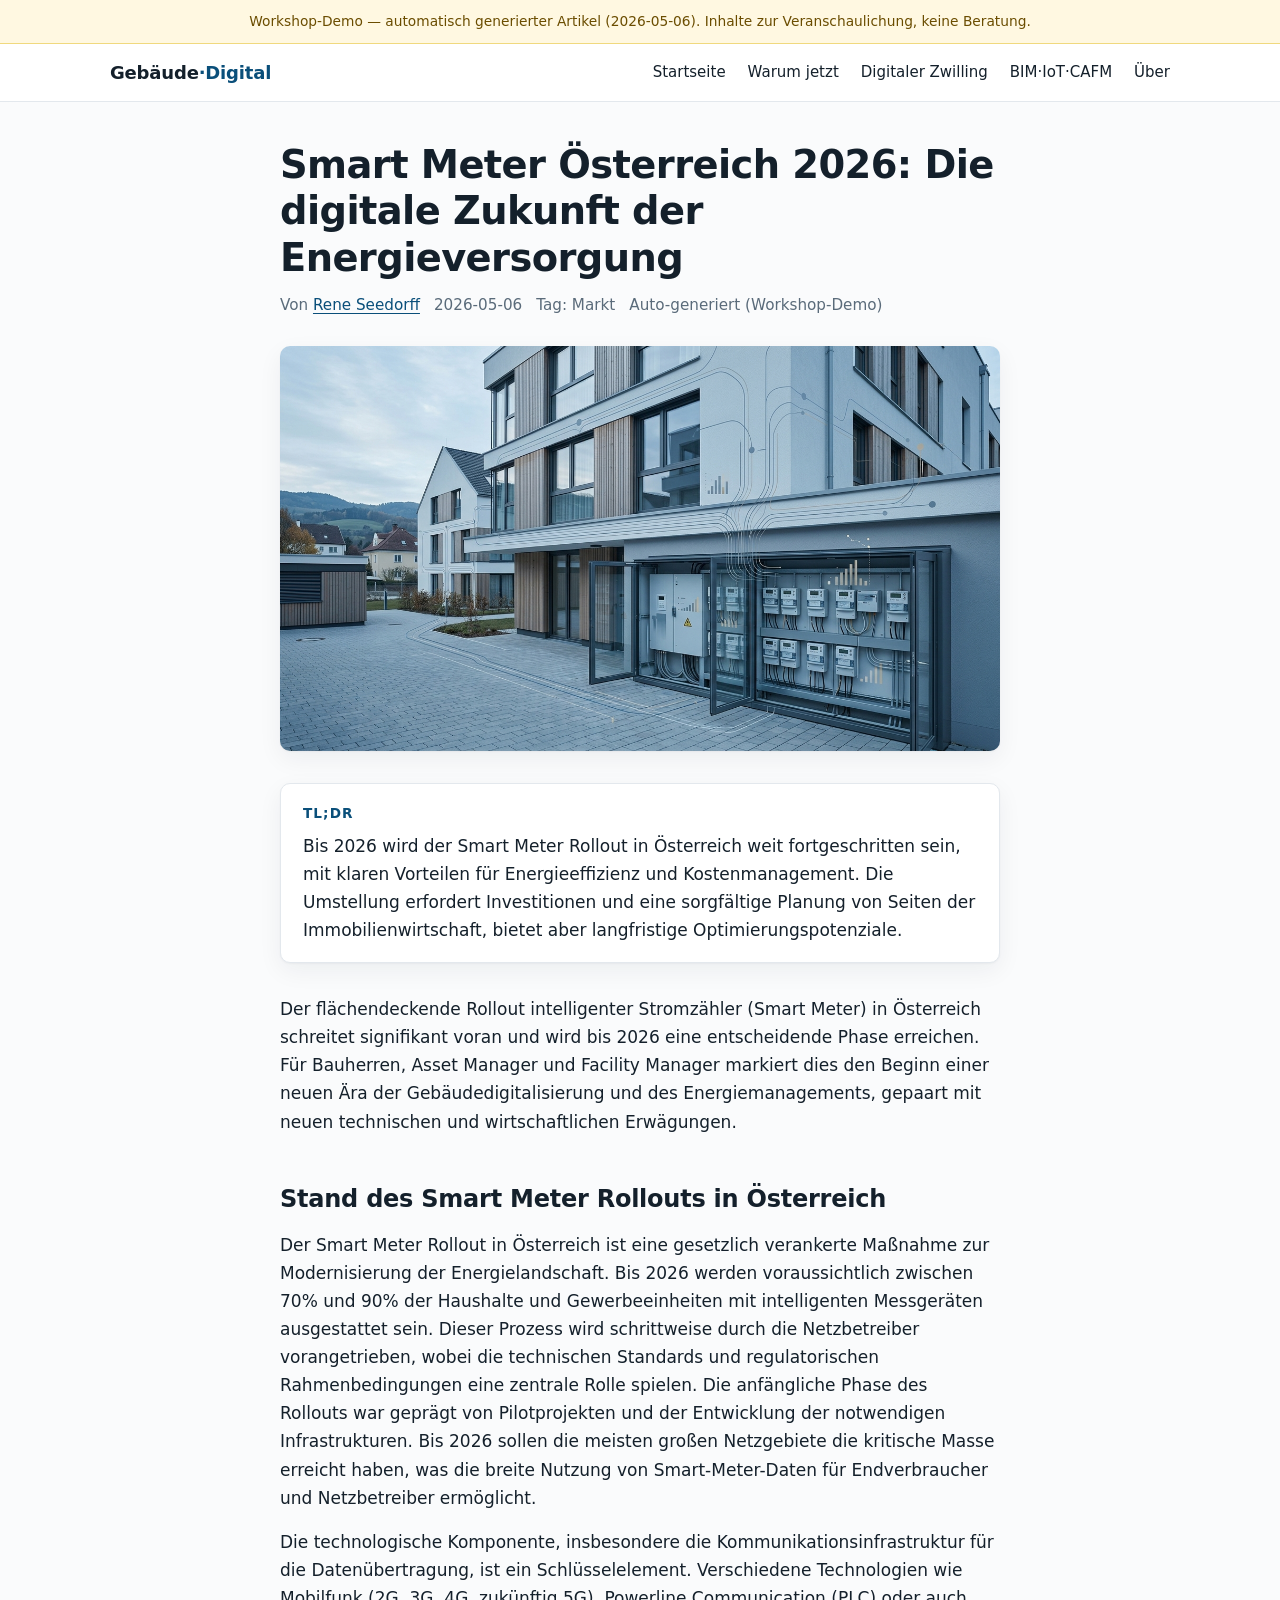
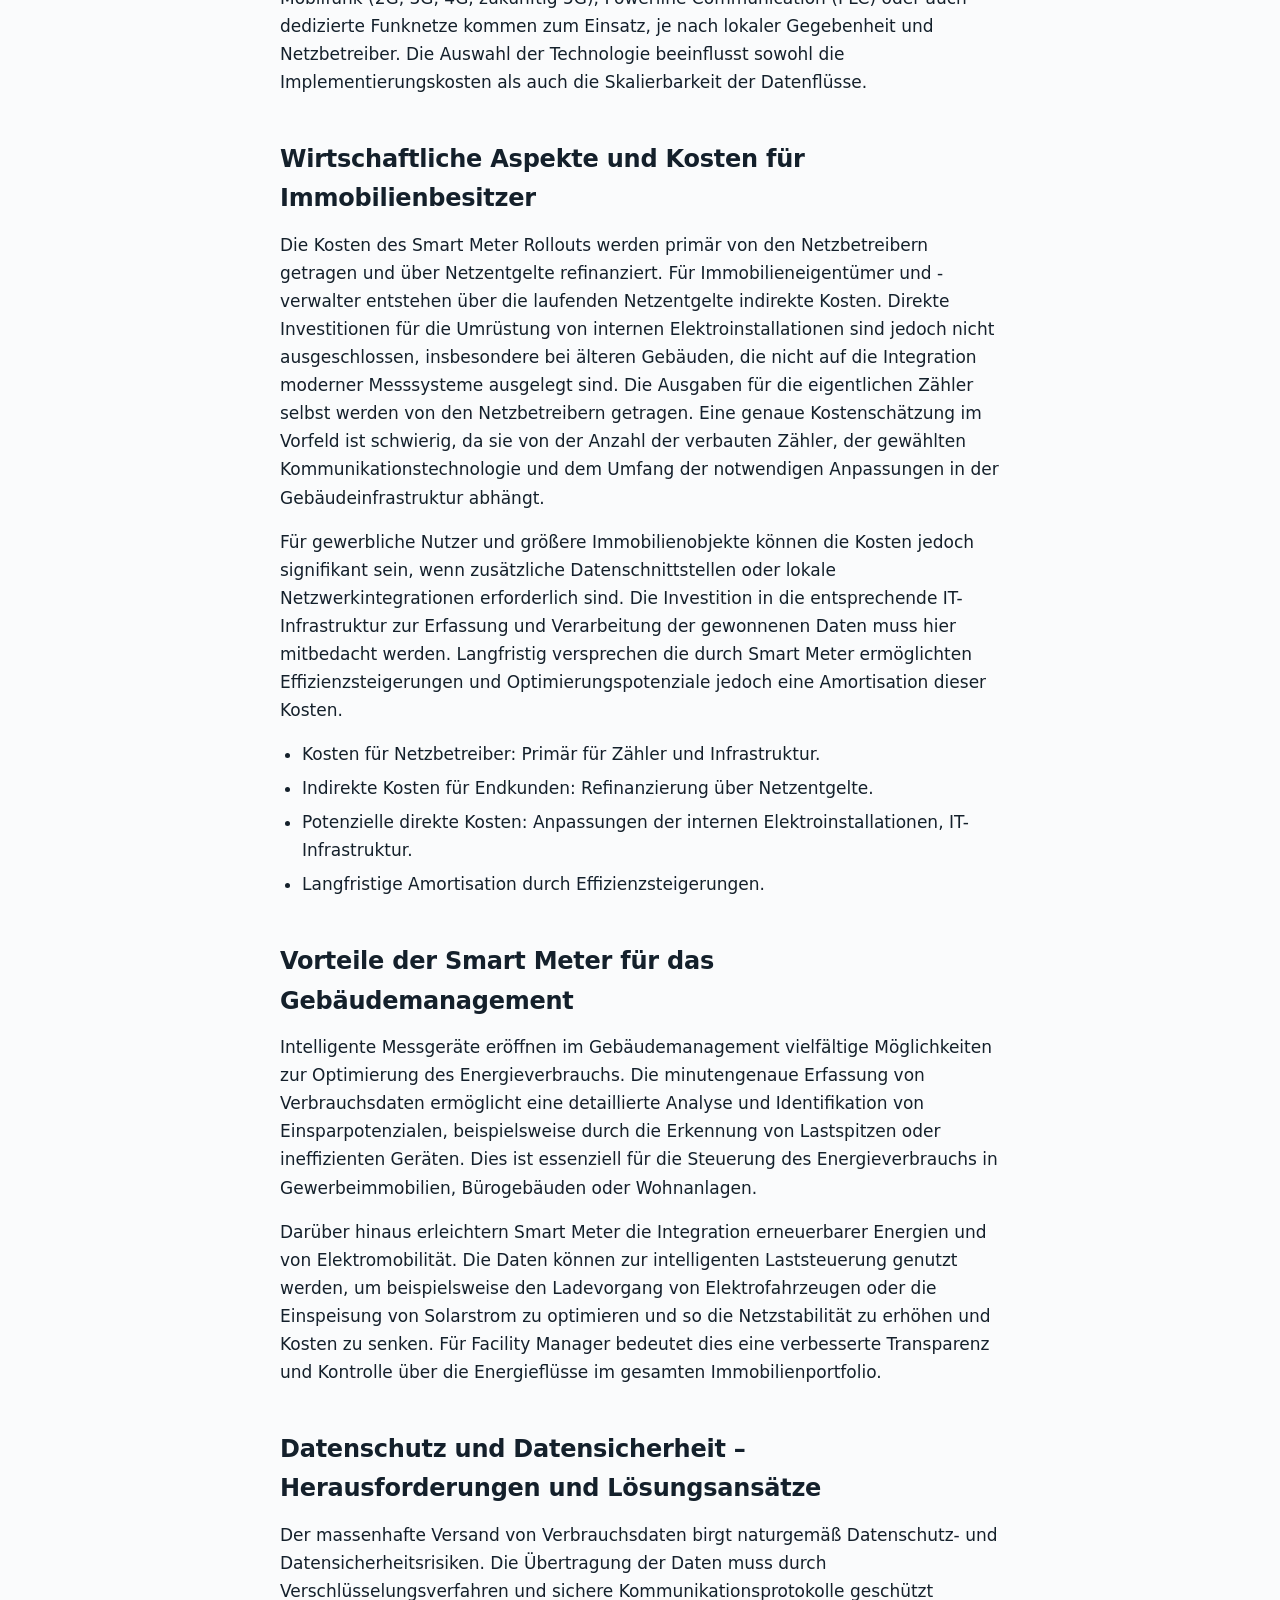
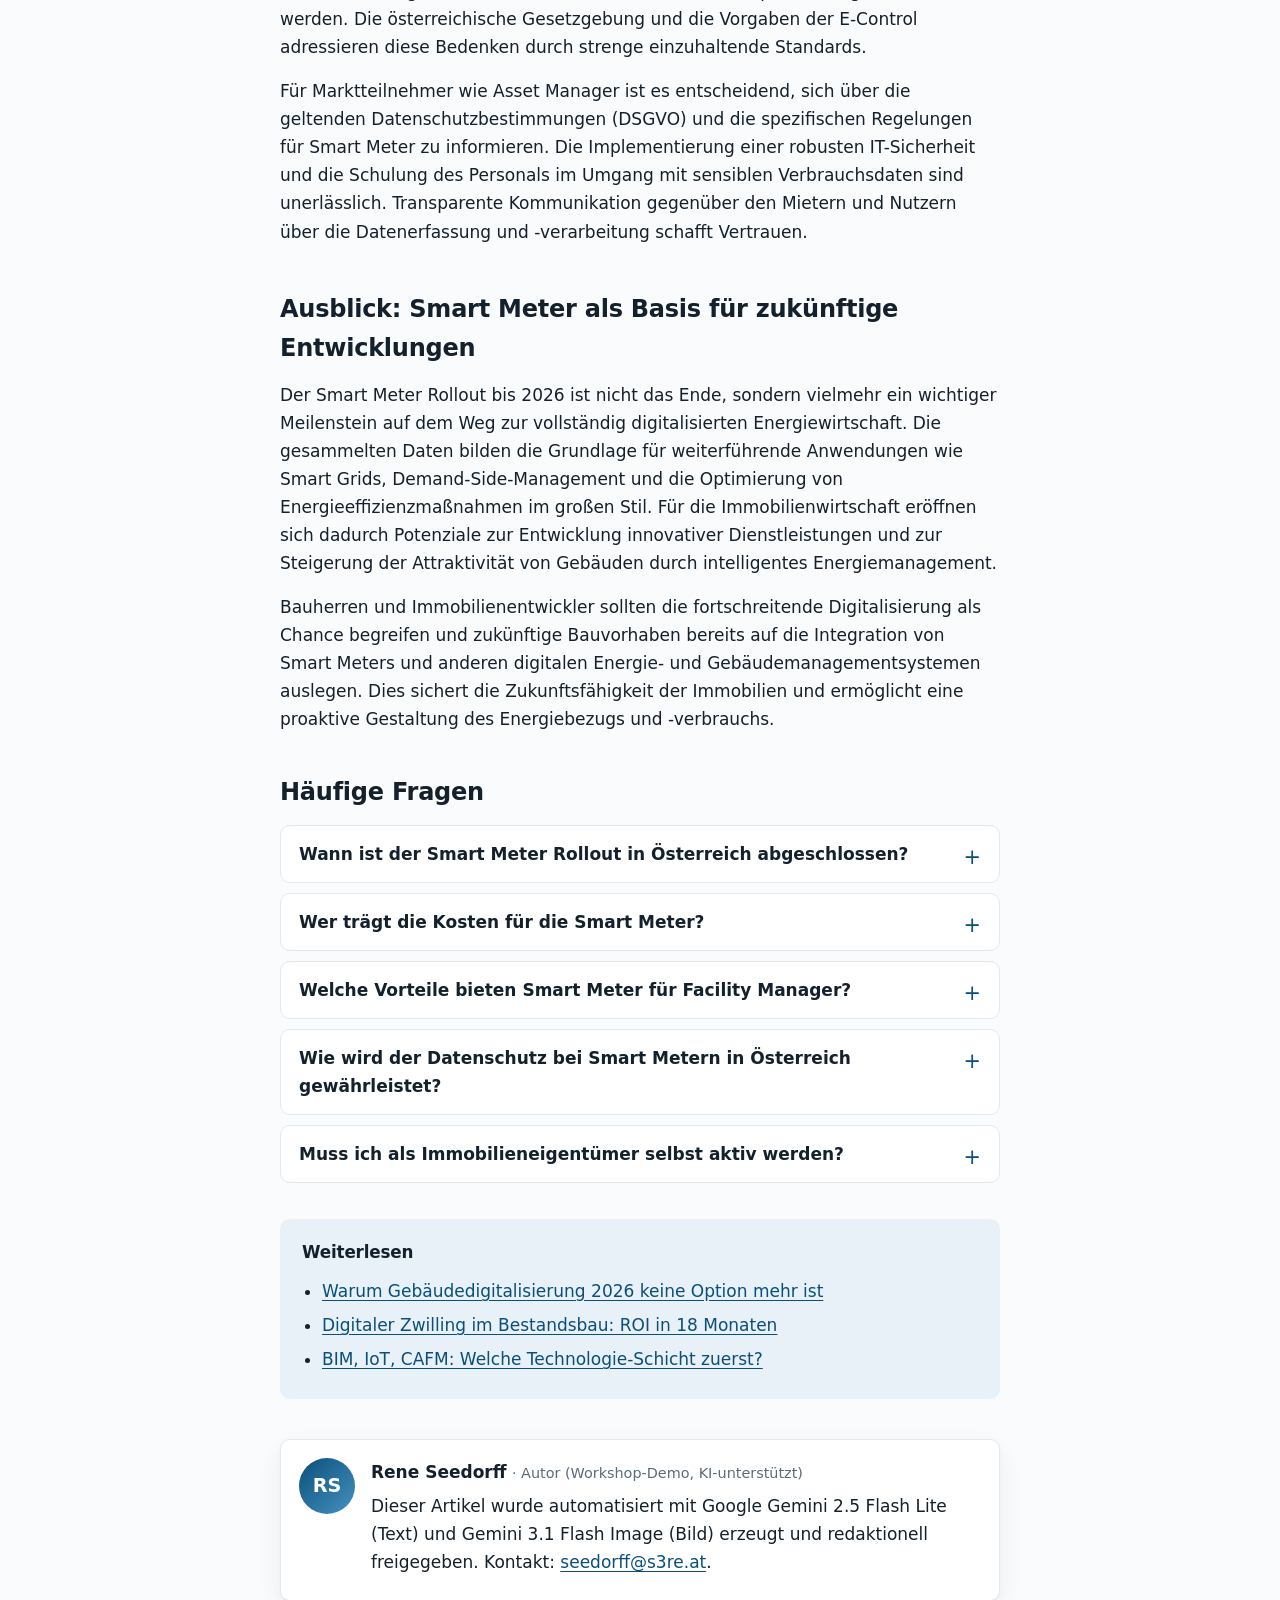
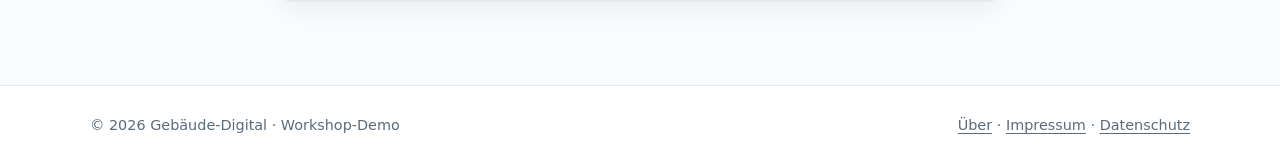
<file: smart-meter-rollout-oesterreich-2026.html>
<!doctype html>
<html lang="de-AT">
<head>
<meta charset="utf-8">
<meta name="viewport" content="width=device-width,initial-scale=1">
<title>Smart Meter Österreich 2026: Die digitale Zukunft der Energieversorgung | Gebäude-Digital</title>
<meta name="description" content="Smart Meter Rollout in Österreich 2026: Aktueller Stand, Kosten, Vorteile und Herausforderungen für Bauherren und Immobilienmanager. Jetzt informieren!">
<link rel="canonical" href="https://nichtagentur.github.io/gebaeude-digital/smart-meter-rollout-oesterreich-2026.html">
<link rel="stylesheet" href="assets/css/style.css">
<meta property="og:title" content="Smart Meter Österreich 2026: Die digitale Zukunft der Energieversorgung">
<meta property="og:description" content="Smart Meter Rollout in Österreich 2026: Aktueller Stand, Kosten, Vorteile und Herausforderungen für Bauherren und Immobilienmanager. Jetzt informieren!">
<meta property="og:type" content="article">
<meta property="og:locale" content="de_AT">
<meta property="og:image" content="https://nichtagentur.github.io/gebaeude-digital/assets/img/hero-smart-meter-rollout-oesterreich-2026.jpg">
<meta property="og:url" content="https://nichtagentur.github.io/gebaeude-digital/smart-meter-rollout-oesterreich-2026.html">
<meta name="twitter:card" content="summary_large_image">
<script type="application/ld+json">{"@context": "https://schema.org", "@type": "Article", "mainEntityOfPage": "https://nichtagentur.github.io/gebaeude-digital/smart-meter-rollout-oesterreich-2026.html", "headline": "Smart Meter Österreich 2026: Die digitale Zukunft der Energieversorgung", "description": "Smart Meter Rollout in Österreich 2026: Aktueller Stand, Kosten, Vorteile und Herausforderungen für Bauherren und Immobilienmanager. Jetzt informieren!", "image": ["https://nichtagentur.github.io/gebaeude-digital/assets/img/hero-smart-meter-rollout-oesterreich-2026.jpg"], "datePublished": "2026-05-06", "dateModified": "2026-05-06", "inLanguage": "de-AT", "author": {"@type": "Person", "name": "Rene Seedorff", "email": "seedorff@s3re.at"}, "publisher": {"@type": "Organization", "name": "Gebäude-Digital (Workshop-Demo)"}, "keywords": "Smart Meter Österreich 2026"}</script>
<script type="application/ld+json">{"@context": "https://schema.org", "@type": "BreadcrumbList", "itemListElement": [{"@type": "ListItem", "position": 1, "name": "Startseite", "item": "https://nichtagentur.github.io/gebaeude-digital/"}, {"@type": "ListItem", "position": 2, "name": "Smart Meter Österreich 2026: Die digitale Zukunft der Energieversorgung", "item": "https://nichtagentur.github.io/gebaeude-digital/smart-meter-rollout-oesterreich-2026.html"}]}</script>
<script type="application/ld+json">{"@context": "https://schema.org", "@type": "FAQPage", "mainEntity": [{"@type": "Question", "name": "Wann ist der Smart Meter Rollout in Österreich abgeschlossen?", "acceptedAnswer": {"@type": "Answer", "text": "Ein vollständiger Abschluss ist bis 2026 bei rund 70-90% der Anschlüsse zu erwarten. Der Rollout wird nach und nach von den Netzbetreibern umgesetzt."}}, {"@type": "Question", "name": "Wer trägt die Kosten für die Smart Meter?", "acceptedAnswer": {"@type": "Answer", "text": "Die Kosten für die Zähler und die Netzwerkinfrastruktur werden primär von den Netzbetreibern getragen und über die Netzentgelte refinanziert. Direkte Kosten entstehen nur für eventuell notwendige Anpassungen der internen Elektroinstallation."}}, {"@type": "Question", "name": "Welche Vorteile bieten Smart Meter für Facility Manager?", "acceptedAnswer": {"@type": "Answer", "text": "Smart Meter ermöglichen eine detaillierte Verbrauchs­analyse, die Identifikation von Einsparpotenzialen, die Optimierung der Laststeuerung und die effiziente Integration erneuerbarer Energien und Elektromobilität."}}, {"@type": "Question", "name": "Wie wird der Datenschutz bei Smart Metern in Österreich gewährleistet?", "acceptedAnswer": {"@type": "Answer", "text": "Die Datenübertragung erfolgt verschlüsselt und über sichere Kommunikationsprotokolle, gemäß strengen gesetzlichen Vorgaben und Standards der E-Control."}}, {"@type": "Question", "name": "Muss ich als Immobilieneigentümer selbst aktiv werden?", "acceptedAnswer": {"@type": "Answer", "text": "Die Umrüstung wird von Ihrem Netzbetreiber durchgeführt. Es ist jedoch ratsam, sich über den Zeitplan zu informieren und eventuell notwendige interne Anpassungen frühzeitig zu planen."}}]}</script>
</head>
<body>
<div class="demo-notice">Workshop-Demo — automatisch generierter Artikel (2026-05-06). Inhalte zur Veranschaulichung, keine Beratung.</div>
<header class="site-header">
  <div class="site-header-inner">
    <a class="brand" href="./">Gebäude<span>·Digital</span></a>
    <nav class="site-nav" aria-label="Hauptnavigation">
      <a href="./">Startseite</a>
      <a href="warum-gebaeude-digitalisieren-2026.html">Warum jetzt</a>
      <a href="digitaler-zwilling-bestandsbau-roi.html">Digitaler Zwilling</a>
      <a href="bim-iot-cafm-technologie-stack.html">BIM·IoT·CAFM</a>
      <a href="ueber.html">Über</a>
    </nav>
  </div>
</header>
<main>
<article>
  <h1>Smart Meter Österreich 2026: Die digitale Zukunft der Energieversorgung</h1>
  <p class="meta">
    <span>Von <a rel="author" href="ueber.html">Rene Seedorff</a></span>
    <span><time datetime="2026-05-06">2026-05-06</time></span>
    <span>Tag: Markt</span>
    <span>Auto-generiert (Workshop-Demo)</span>
  </p>
  <img class="hero-img" src="assets/img/hero-smart-meter-rollout-oesterreich-2026.jpg" alt="Symbolbild zum Thema Smart Meter Österreich 2026" width="1600" height="900" loading="eager" fetchpriority="high">

  <section class="tldr">
    <h2>TL;DR</h2>
    <p>Bis 2026 wird der Smart Meter Rollout in Österreich weit fortgeschritten sein, mit klaren Vorteilen für Energieeffizienz und Kostenmanagement. Die Umstellung erfordert Investitionen und eine sorgfältige Planung von Seiten der Immobilienwirtschaft, bietet aber langfristige Optimierungspotenziale.</p>
  </section>

  <p>Der flächendeckende Rollout intelligenter Stromzähler (Smart Meter) in Österreich schreitet signifikant voran und wird bis 2026 eine entscheidende Phase erreichen. Für Bauherren, Asset Manager und Facility Manager markiert dies den Beginn einer neuen Ära der Gebäudedigitalisierung und des Energiemanagements, gepaart mit neuen technischen und wirtschaftlichen Erwägungen.</p>

  <h2>Stand des Smart Meter Rollouts in Österreich</h2>
<p>Der Smart Meter Rollout in Österreich ist eine gesetzlich verankerte Maßnahme zur Modernisierung der Energielandschaft. Bis 2026 werden voraussichtlich zwischen 70% und 90% der Haushalte und Gewerbeeinheiten mit intelligenten Messgeräten ausgestattet sein. Dieser Prozess wird schrittweise durch die Netzbetreiber vorangetrieben, wobei die technischen Standards und regulatorischen Rahmenbedingungen eine zentrale Rolle spielen. Die anfängliche Phase des Rollouts war geprägt von Pilotprojekten und der Entwicklung der notwendigen Infrastrukturen. Bis 2026 sollen die meisten großen Netzgebiete die kritische Masse erreicht haben, was die breite Nutzung von Smart-Meter-Daten für Endverbraucher und Netzbetreiber ermöglicht.</p>
<p>Die technologische Komponente, insbesondere die Kommunikationsinfrastruktur für die Datenübertragung, ist ein Schlüsselelement. Verschiedene Technologien wie Mobilfunk (2G, 3G, 4G, zukünftig 5G), Powerline Communication (PLC) oder auch dedizierte Funknetze kommen zum Einsatz, je nach lokaler Gegebenheit und Netzbetreiber. Die Auswahl der Technologie beeinflusst sowohl die Implementierungskosten als auch die Skalierbarkeit der Datenflüsse.</p>
<h2>Wirtschaftliche Aspekte und Kosten für Immobilienbesitzer</h2>
<p>Die Kosten des Smart Meter Rollouts werden primär von den Netzbetreibern getragen und über Netzentgelte refinanziert. Für Immobilieneigentümer und -verwalter entstehen über die laufenden Netzentgelte indirekte Kosten. Direkte Investitionen für die Umrüstung von internen Elektroinstallationen sind jedoch nicht ausgeschlossen, insbesondere bei älteren Gebäuden, die nicht auf die Integration moderner Messsysteme ausgelegt sind. Die Ausgaben für die eigentlichen Zähler selbst werden von den Netzbetreibern getragen. Eine genaue Kostenschätzung im Vorfeld ist schwierig, da sie von der Anzahl der verbauten Zähler, der gewählten Kommunikationstechnologie und dem Umfang der notwendigen Anpassungen in der Gebäudeinfrastruktur abhängt.</p>
<p>Für gewerbliche Nutzer und größere Immobilienobjekte können die Kosten jedoch signifikant sein, wenn zusätzliche Datenschnittstellen oder lokale Netzwerkintegrationen erforderlich sind. Die Investition in die entsprechende IT-Infrastruktur zur Erfassung und Verarbeitung der gewonnenen Daten muss hier mitbedacht werden. Langfristig versprechen die durch Smart Meter ermöglichten Effizienzsteigerungen und Optimierungspotenziale jedoch eine Amortisation dieser Kosten.</p>
<ul><li>Kosten für Netzbetreiber: Primär für Zähler und Infrastruktur.</li><li>Indirekte Kosten für Endkunden: Refinanzierung über Netzentgelte.</li><li>Potenzielle direkte Kosten: Anpassungen der internen Elektroinstallationen, IT-Infrastruktur.</li><li>Langfristige Amortisation durch Effizienzsteigerungen.</li></ul>
<h2>Vorteile der Smart Meter für das Gebäudemanagement</h2>
<p>Intelligente Messgeräte eröffnen im Gebäudemanagement vielfältige Möglichkeiten zur Optimierung des Energieverbrauchs. Die minutengenaue Erfassung von Verbrauchsdaten ermöglicht eine detaillierte Analyse und Identifikation von Einsparpotenzialen, beispielsweise durch die Erkennung von Lastspitzen oder ineffizienten Geräten. Dies ist essenziell für die Steuerung des Energieverbrauchs in Gewerbeimmobilien, Bürogebäuden oder Wohnanlagen.</p>
<p>Darüber hinaus erleichtern Smart Meter die Integration erneuerbarer Energien und von Elektromobilität. Die Daten können zur intelligenten Laststeuerung genutzt werden, um beispielsweise den Ladevorgang von Elektrofahrzeugen oder die Einspeisung von Solarstrom zu optimieren und so die Netzstabilität zu erhöhen und Kosten zu senken. Für Facility Manager bedeutet dies eine verbesserte Transparenz und Kontrolle über die Energieflüsse im gesamten Immobilienportfolio.</p>
<h2>Datenschutz und Datensicherheit – Herausforderungen und Lösungsansätze</h2>
<p>Der massenhafte Versand von Verbrauchsdaten birgt naturgemäß Datenschutz- und Datensicherheitsrisiken. Die Übertragung der Daten muss durch Verschlüsselungsverfahren und sichere Kommunikationsprotokolle geschützt werden. Die österreichische Gesetzgebung und die Vorgaben der E-Control adressieren diese Bedenken durch strenge einzuhaltende Standards.</p>
<p>Für Marktteilnehmer wie Asset Manager ist es entscheidend, sich über die geltenden Datenschutzbestimmungen (DSGVO) und die spezifischen Regelungen für Smart Meter zu informieren. Die Implementierung einer robusten IT-Sicherheit und die Schulung des Personals im Umgang mit sensiblen Verbrauchsdaten sind unerlässlich. Transparente Kommunikation gegenüber den Mietern und Nutzern über die Datenerfassung und -verarbeitung schafft Vertrauen.</p>
<h2>Ausblick: Smart Meter als Basis für zukünftige Entwicklungen</h2>
<p>Der Smart Meter Rollout bis 2026 ist nicht das Ende, sondern vielmehr ein wichtiger Meilenstein auf dem Weg zur vollständig digitalisierten Energiewirtschaft. Die gesammelten Daten bilden die Grundlage für weiterführende Anwendungen wie Smart Grids, Demand-Side-Management und die Optimierung von Energieeffizienzmaßnahmen im großen Stil. Für die Immobilienwirtschaft eröffnen sich dadurch Potenziale zur Entwicklung innovativer Dienstleistungen und zur Steigerung der Attraktivität von Gebäuden durch intelligentes Energiemanagement.</p>
<p>Bauherren und Immobilienentwickler sollten die fortschreitende Digitalisierung als Chance begreifen und zukünftige Bauvorhaben bereits auf die Integration von Smart Meters und anderen digitalen Energie- und Gebäudemanagementsystemen auslegen. Dies sichert die Zukunftsfähigkeit der Immobilien und ermöglicht eine proaktive Gestaltung des Energiebezugs und -verbrauchs.</p>
  

  <section class="faq">
    <h2>Häufige Fragen</h2>
    <details><summary>Wann ist der Smart Meter Rollout in Österreich abgeschlossen?</summary><p>Ein vollständiger Abschluss ist bis 2026 bei rund 70-90% der Anschlüsse zu erwarten. Der Rollout wird nach und nach von den Netzbetreibern umgesetzt.</p></details>
<details><summary>Wer trägt die Kosten für die Smart Meter?</summary><p>Die Kosten für die Zähler und die Netzwerkinfrastruktur werden primär von den Netzbetreibern getragen und über die Netzentgelte refinanziert. Direkte Kosten entstehen nur für eventuell notwendige Anpassungen der internen Elektroinstallation.</p></details>
<details><summary>Welche Vorteile bieten Smart Meter für Facility Manager?</summary><p>Smart Meter ermöglichen eine detaillierte Verbrauchs­analyse, die Identifikation von Einsparpotenzialen, die Optimierung der Laststeuerung und die effiziente Integration erneuerbarer Energien und Elektromobilität.</p></details>
<details><summary>Wie wird der Datenschutz bei Smart Metern in Österreich gewährleistet?</summary><p>Die Datenübertragung erfolgt verschlüsselt und über sichere Kommunikationsprotokolle, gemäß strengen gesetzlichen Vorgaben und Standards der E-Control.</p></details>
<details><summary>Muss ich als Immobilieneigentümer selbst aktiv werden?</summary><p>Die Umrüstung wird von Ihrem Netzbetreiber durchgeführt. Es ist jedoch ratsam, sich über den Zeitplan zu informieren und eventuell notwendige interne Anpassungen frühzeitig zu planen.</p></details>
  </section>

  <section class="related">
    <h2>Weiterlesen</h2>
    <ul>
      <li><a href="warum-gebaeude-digitalisieren-2026.html">Warum Gebäudedigitalisierung 2026 keine Option mehr ist</a></li>
      <li><a href="digitaler-zwilling-bestandsbau-roi.html">Digitaler Zwilling im Bestandsbau: ROI in 18 Monaten</a></li>
      <li><a href="bim-iot-cafm-technologie-stack.html">BIM, IoT, CAFM: Welche Technologie-Schicht zuerst?</a></li>
    </ul>
  </section>

  <section class="author">
    <div class="author-avatar">RS</div>
    <div class="author-body">
      <p><strong>Rene Seedorff</strong> <span class="role">· Autor (Workshop-Demo, KI-unterstützt)</span></p>
      <p>Dieser Artikel wurde automatisiert mit Google Gemini 2.5 Flash Lite (Text) und Gemini 3.1 Flash Image (Bild) erzeugt und redaktionell freigegeben. Kontakt: <a href="mailto:seedorff@s3re.at">seedorff@s3re.at</a>.</p>
    </div>
  </section>
</article>
</main>
<footer class="site-footer">
  <div class="site-footer-inner">
    <div>© 2026 Gebäude-Digital · Workshop-Demo</div>
    <nav>
      <a href="ueber.html">Über</a> ·
      <a href="impressum.html">Impressum</a> ·
      <a href="datenschutz.html">Datenschutz</a>
    </nav>
  </div>
</footer>
</body>
</html>
</file>
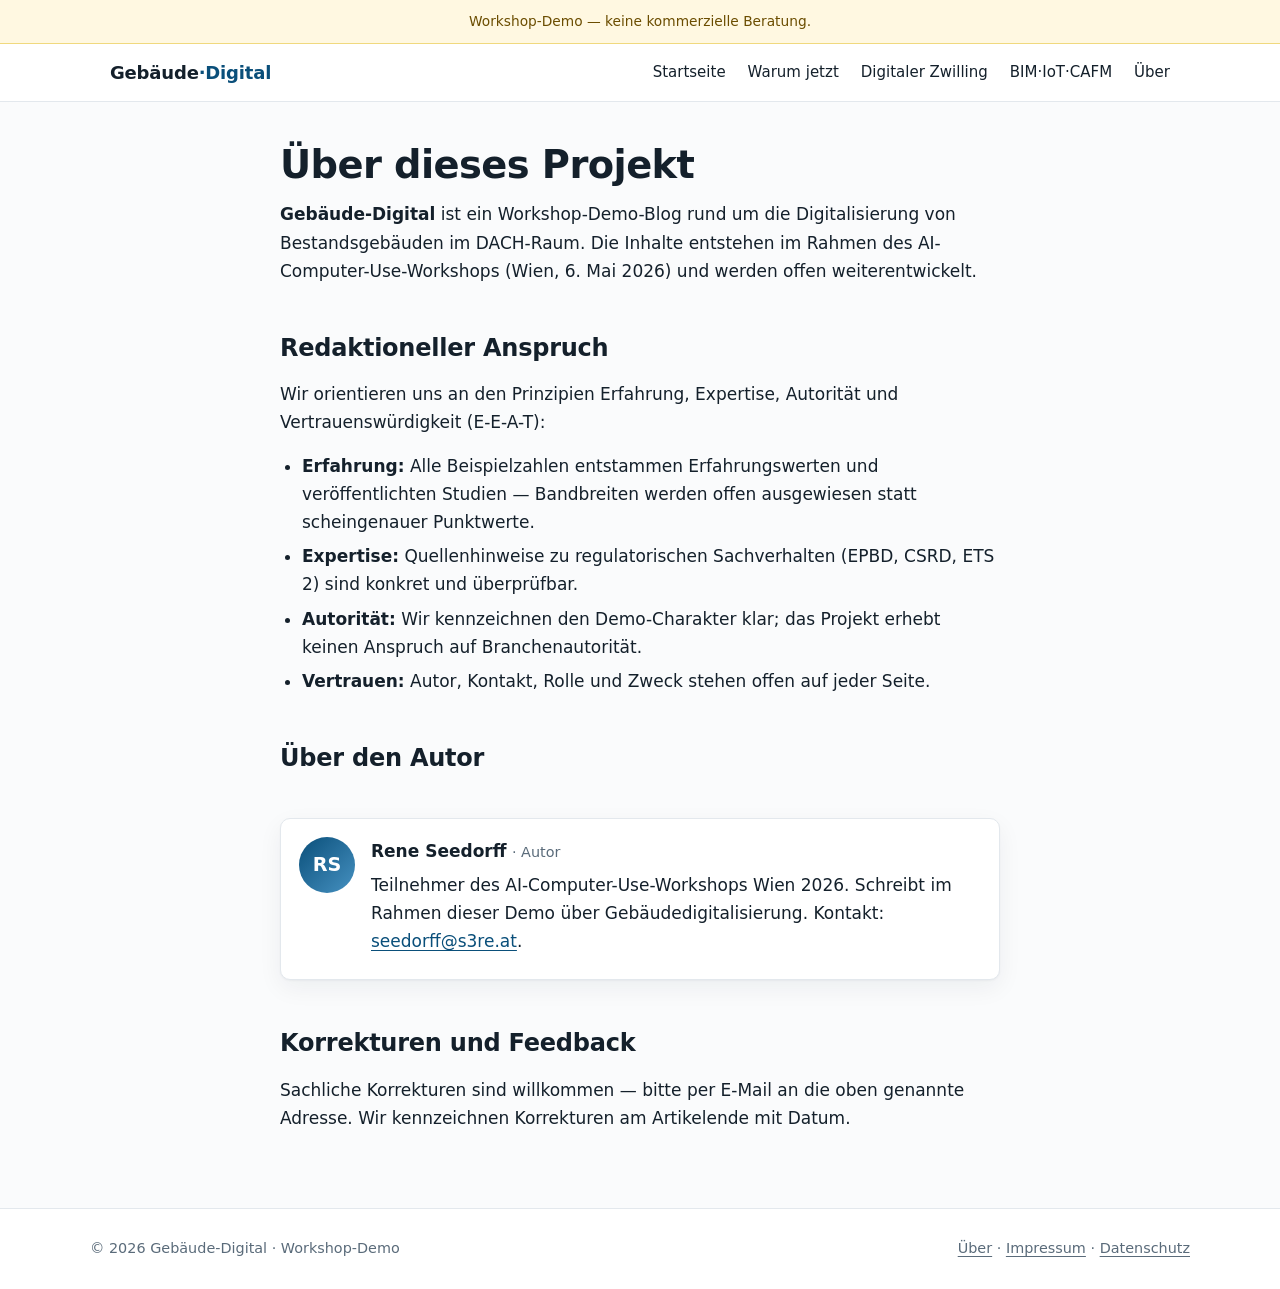
<file: ueber.html>
<!doctype html>
<html lang="de-AT">
<head>
<meta charset="utf-8">
<meta name="viewport" content="width=device-width,initial-scale=1">
<title>Über Gebäude-Digital | Workshop-Demo</title>
<meta name="description" content="Über das Workshop-Demo-Projekt Gebäude-Digital, Autor Rene Seedorff und den redaktionellen Anspruch.">
<link rel="canonical" href="https://nichtagentur.github.io/gebaeude-digital/ueber.html">
<link rel="stylesheet" href="assets/css/style.css">
<meta name="robots" content="index,follow">
</head>
<body>
<div class="demo-notice">Workshop-Demo — keine kommerzielle Beratung.</div>
<header class="site-header">
  <div class="site-header-inner">
    <a class="brand" href="./">Gebäude<span>·Digital</span></a>
    <nav class="site-nav">
      <a href="./">Startseite</a>
      <a href="warum-gebaeude-digitalisieren-2026.html">Warum jetzt</a>
      <a href="digitaler-zwilling-bestandsbau-roi.html">Digitaler Zwilling</a>
      <a href="bim-iot-cafm-technologie-stack.html">BIM·IoT·CAFM</a>
      <a href="ueber.html" aria-current="page">Über</a>
    </nav>
  </div>
</header>
<main>
<article>
<h1>Über dieses Projekt</h1>

<p><strong>Gebäude-Digital</strong> ist ein Workshop-Demo-Blog rund um die Digitalisierung von Bestandsgebäuden im DACH-Raum. Die Inhalte entstehen im Rahmen des AI-Computer-Use-Workshops (Wien, 6. Mai 2026) und werden offen weiterentwickelt.</p>

<h2>Redaktioneller Anspruch</h2>
<p>Wir orientieren uns an den Prinzipien Erfahrung, Expertise, Autorität und Vertrauenswürdigkeit (E-E-A-T):</p>
<ul>
  <li><strong>Erfahrung:</strong> Alle Beispielzahlen entstammen Erfahrungswerten und veröffentlichten Studien — Bandbreiten werden offen ausgewiesen statt scheingenauer Punktwerte.</li>
  <li><strong>Expertise:</strong> Quellen­hinweise zu regulatorischen Sachverhalten (EPBD, CSRD, ETS 2) sind konkret und überprüfbar.</li>
  <li><strong>Autorität:</strong> Wir kennzeichnen den Demo-Charakter klar; das Projekt erhebt keinen Anspruch auf Branchen­autorität.</li>
  <li><strong>Vertrauen:</strong> Autor, Kontakt, Rolle und Zweck stehen offen auf jeder Seite.</li>
</ul>

<h2>Über den Autor</h2>
<section class="author">
  <div class="author-avatar">RS</div>
  <div class="author-body">
    <p><strong>Rene Seedorff</strong> <span class="role">· Autor</span></p>
    <p>Teilnehmer des AI-Computer-Use-Workshops Wien 2026. Schreibt im Rahmen dieser Demo über Gebäudedigitalisierung. Kontakt: <a href="mailto:seedorff@s3re.at">seedorff@s3re.at</a>.</p>
  </div>
</section>

<h2>Korrekturen und Feedback</h2>
<p>Sachliche Korrekturen sind willkommen — bitte per E-Mail an die oben genannte Adresse. Wir kennzeichnen Korrekturen am Artikelende mit Datum.</p>
</article>
</main>
<footer class="site-footer">
  <div class="site-footer-inner">
    <div>© 2026 Gebäude-Digital · Workshop-Demo</div>
    <nav>
      <a href="ueber.html">Über</a> ·
      <a href="impressum.html">Impressum</a> ·
      <a href="datenschutz.html">Datenschutz</a>
    </nav>
  </div>
</footer>
</body>
</html>
</file>
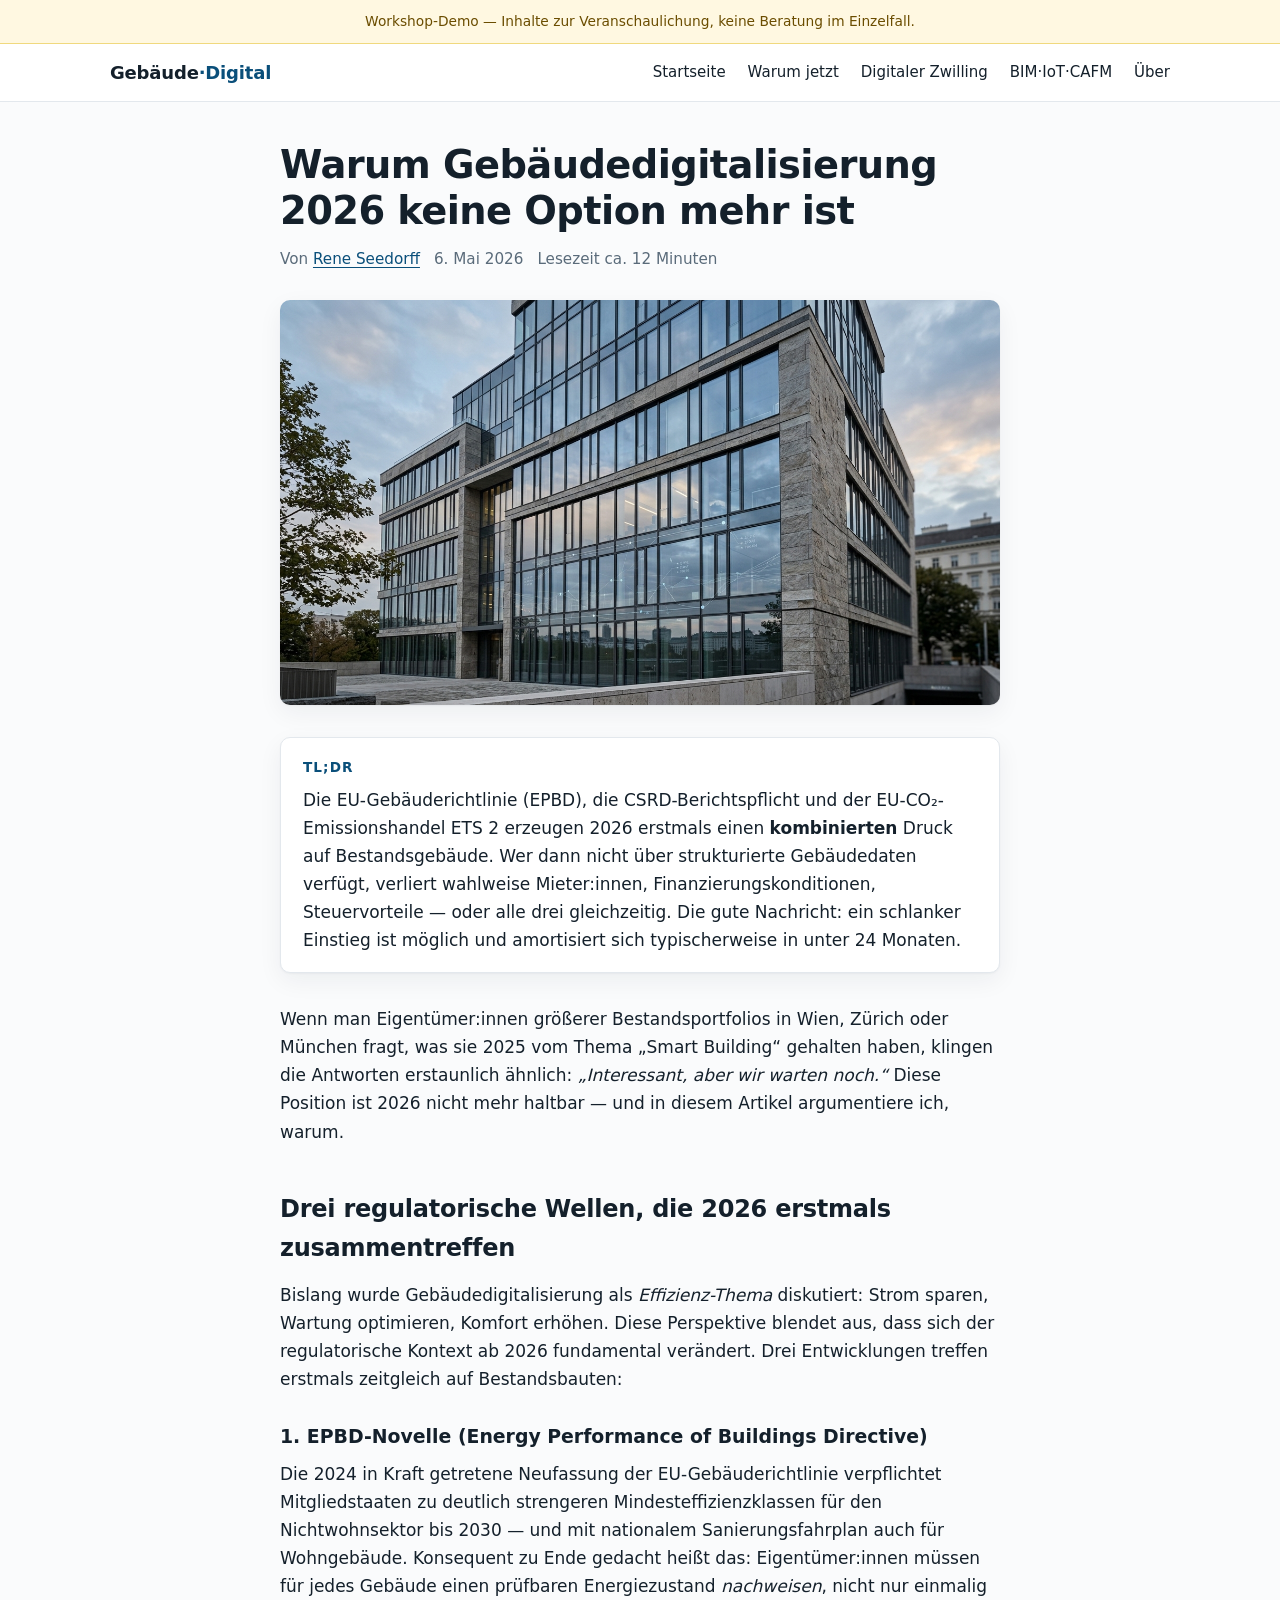
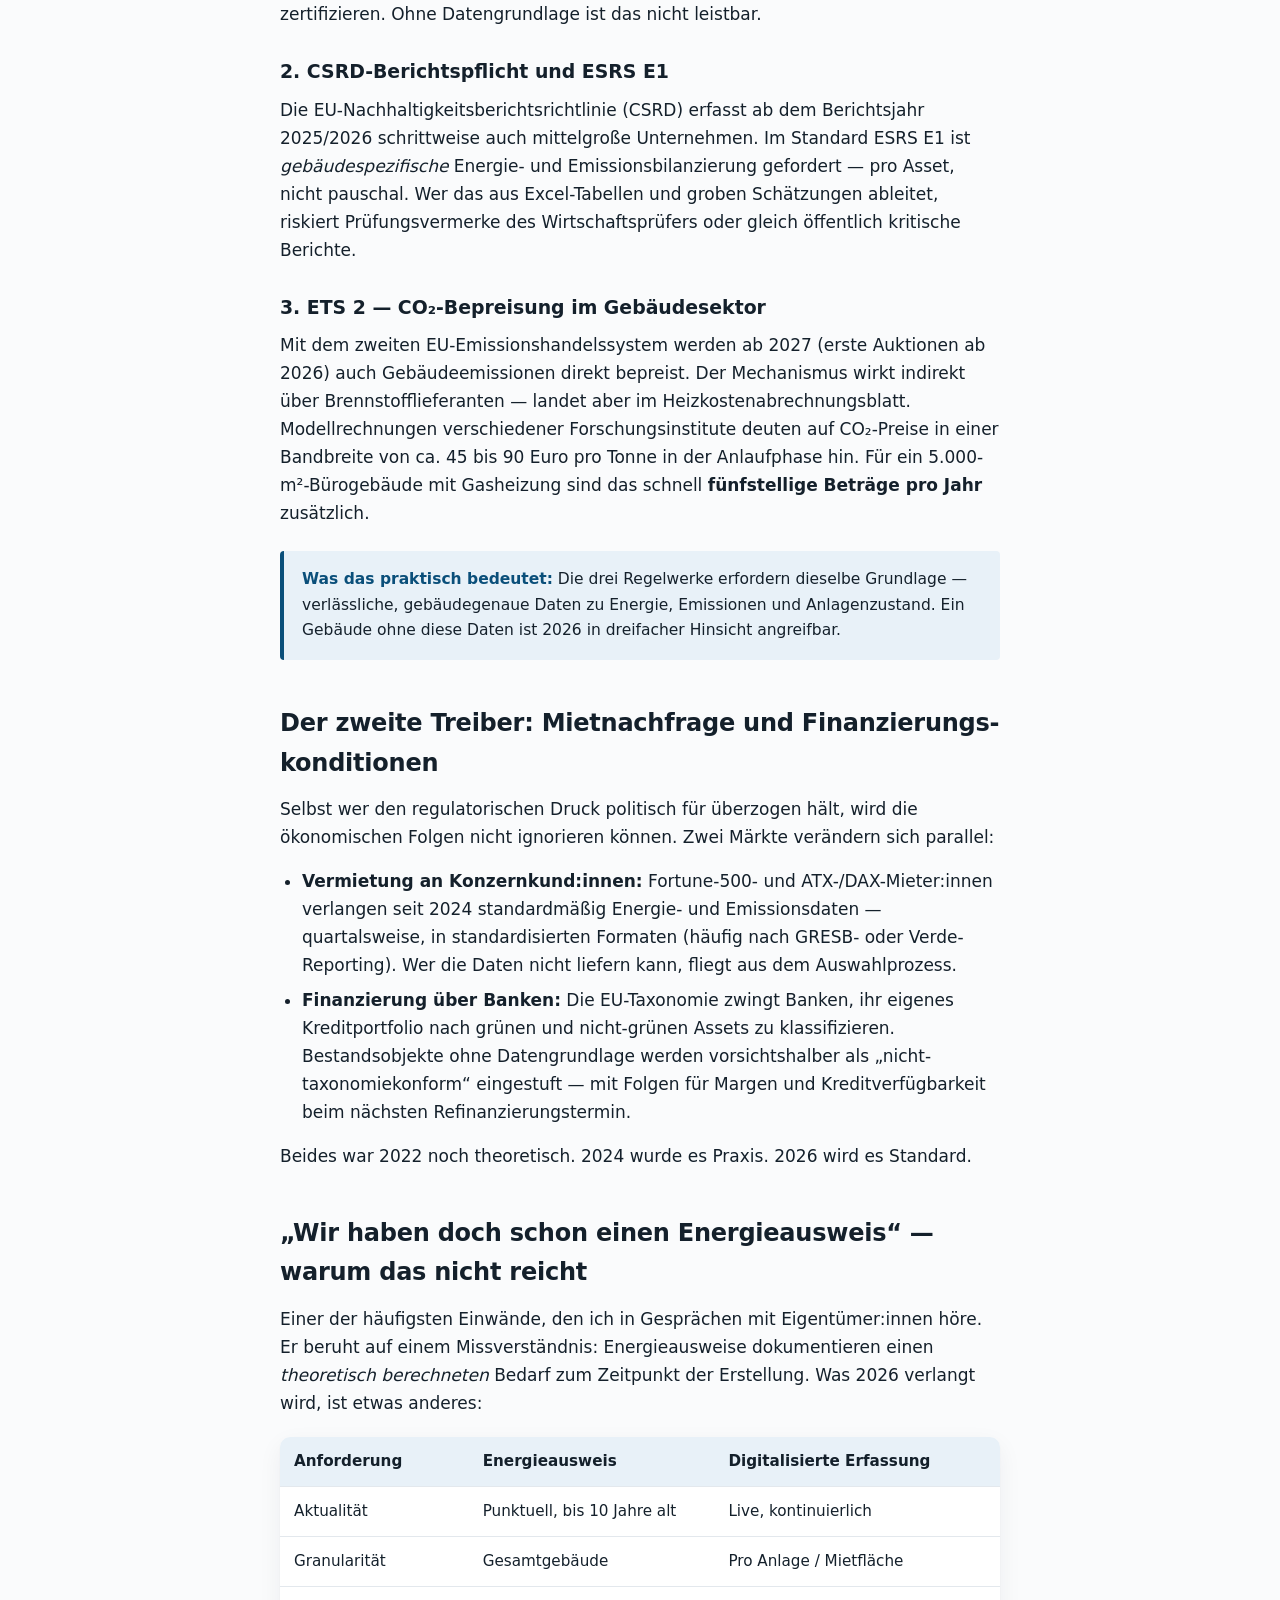
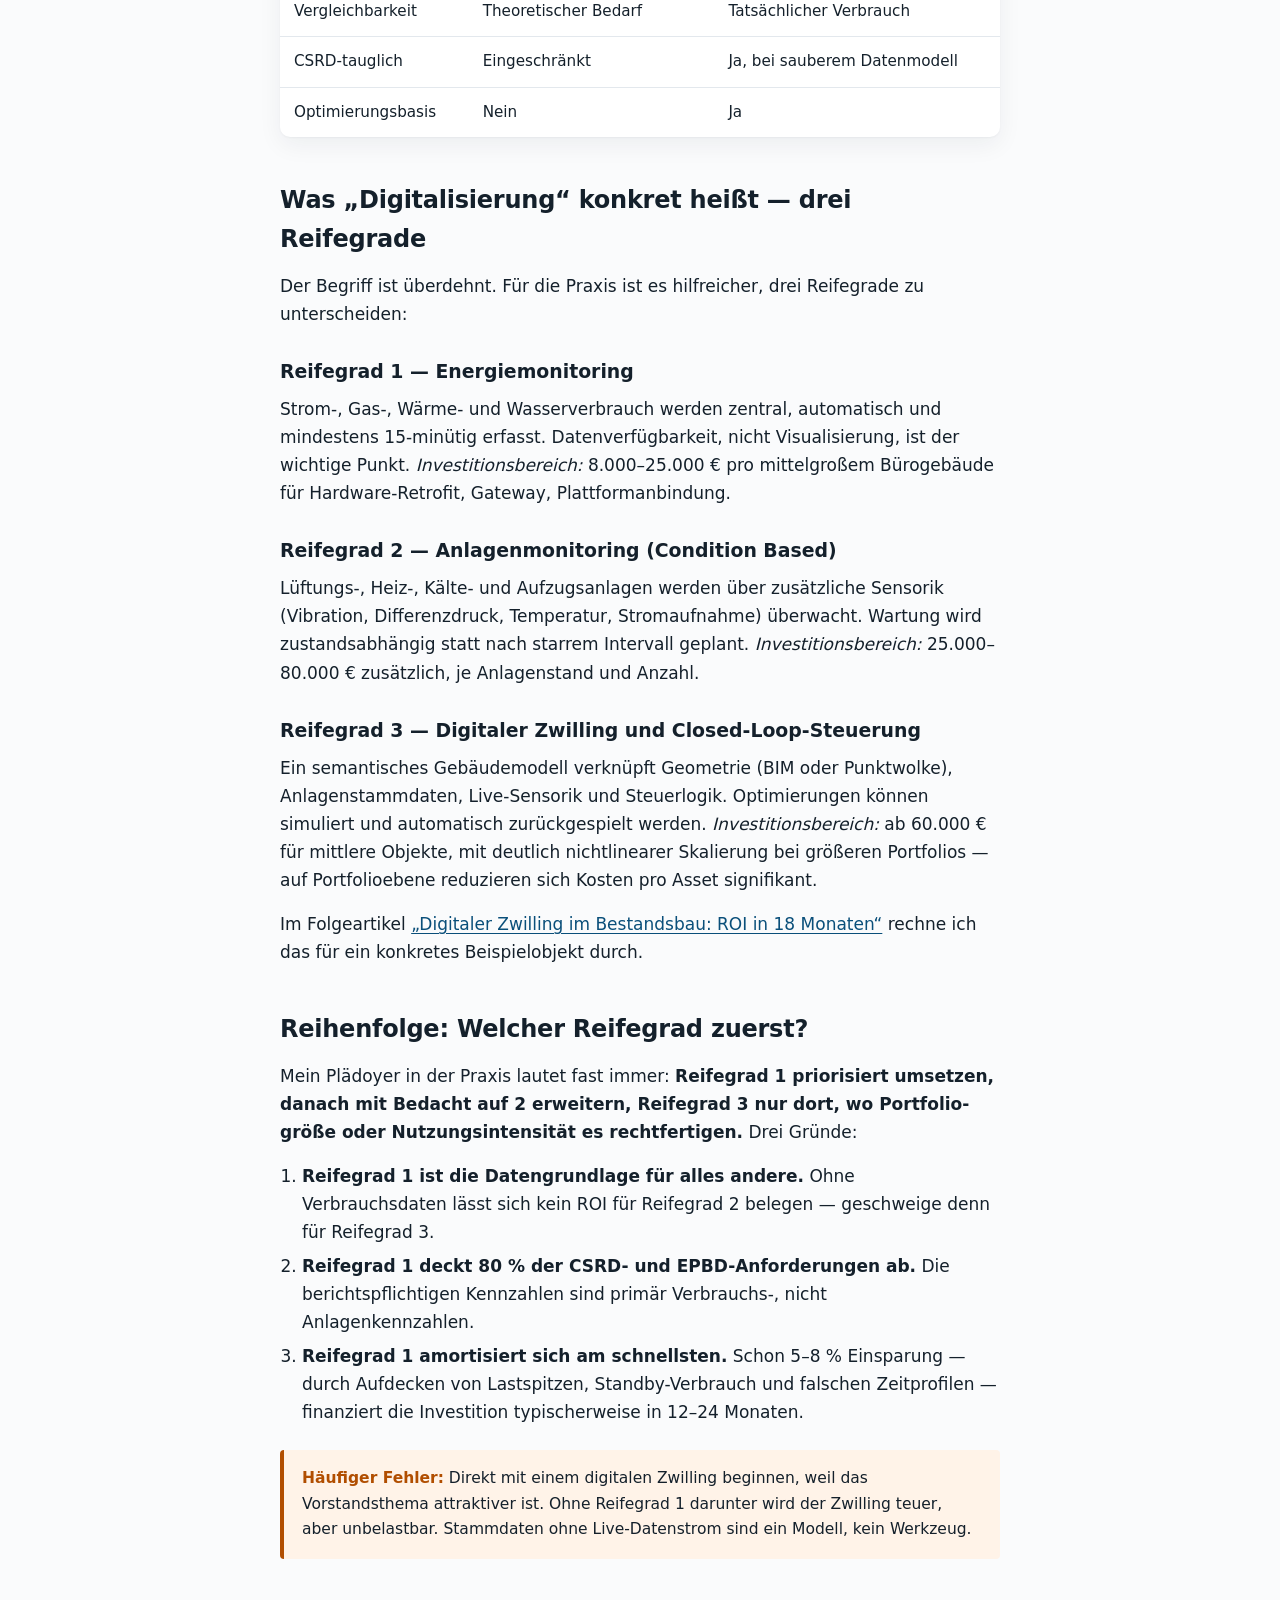
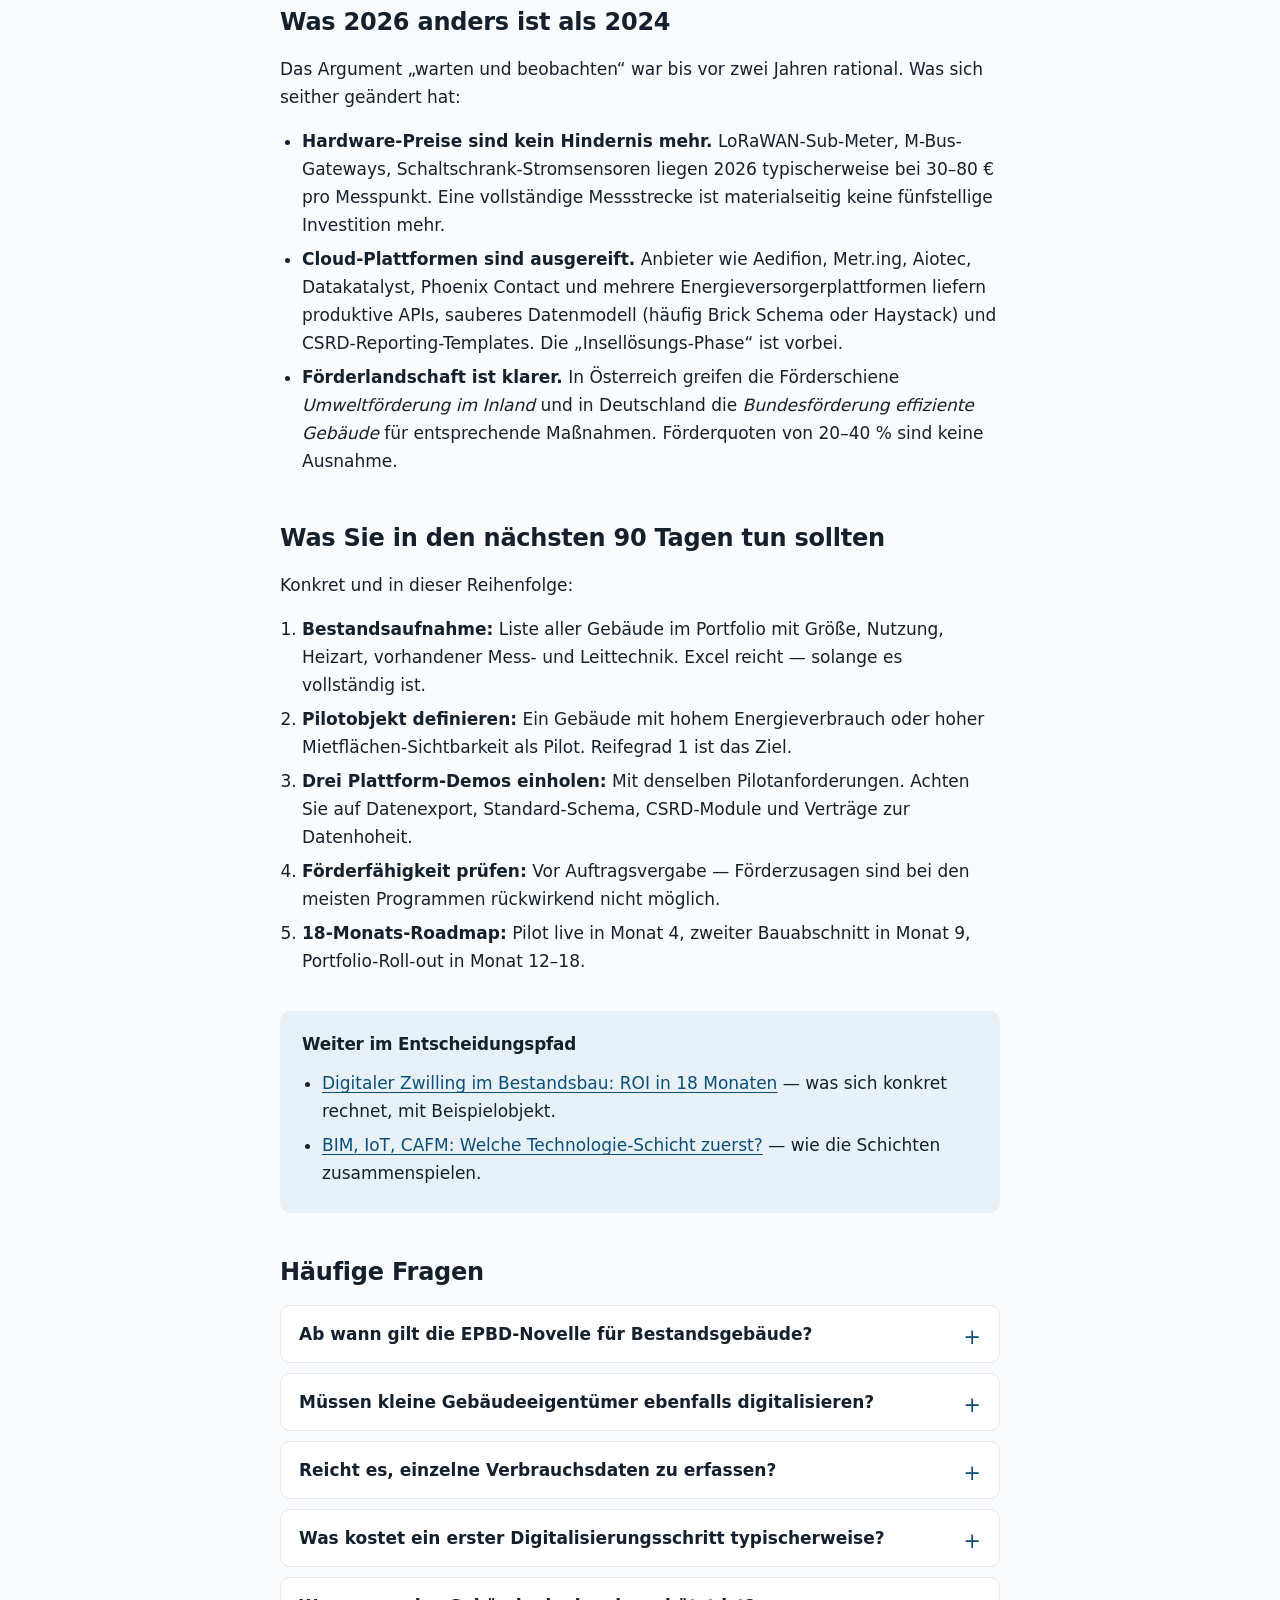
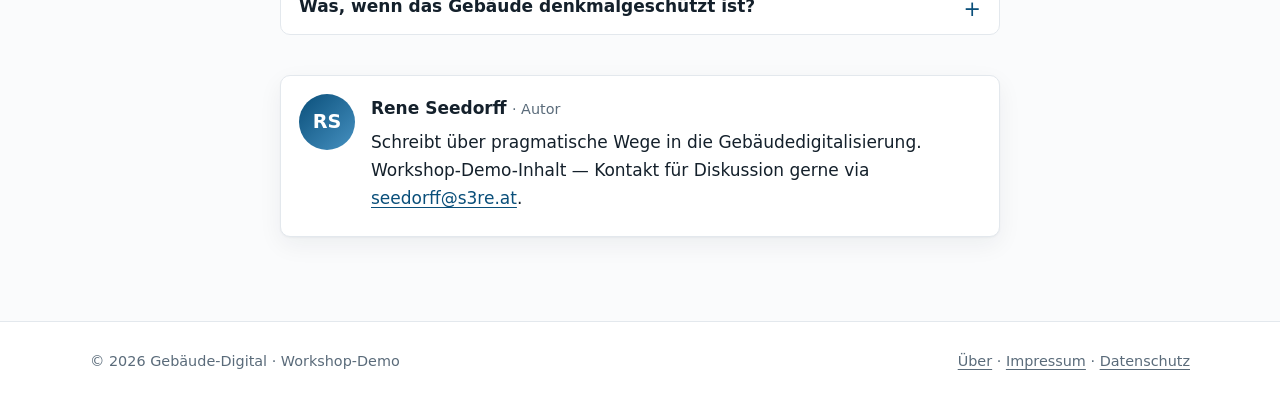
<file: warum-gebaeude-digitalisieren-2026.html>
<!doctype html>
<html lang="de-AT">
<head>
<meta charset="utf-8">
<meta name="viewport" content="width=device-width,initial-scale=1">
<title>Warum Gebäudedigitalisierung 2026 keine Option mehr ist | Gebäude-Digital</title>
<meta name="description" content="EPBD-Novelle, CSRD und CO₂-Preise treffen 2026 zeitgleich. Warum Bauherren Bestandsgebäude jetzt digitalisieren müssen — und welche Reihenfolge sich rechnet.">
<link rel="canonical" href="https://nichtagentur.github.io/gebaeude-digital/warum-gebaeude-digitalisieren-2026.html">
<link rel="stylesheet" href="assets/css/style.css">
<meta property="og:title" content="Warum Gebäudedigitalisierung 2026 keine Option mehr ist">
<meta property="og:description" content="EPBD, CSRD, CO₂-Preise: Warum Bestandsgebäude jetzt digitalisiert werden müssen.">
<meta property="og:type" content="article">
<meta property="og:locale" content="de_AT">
<meta property="og:image" content="https://nichtagentur.github.io/gebaeude-digital/assets/img/hero-warum.jpg">
<meta property="og:url" content="https://nichtagentur.github.io/gebaeude-digital/warum-gebaeude-digitalisieren-2026.html">
<meta name="twitter:card" content="summary_large_image">
<script type="application/ld+json">
{
  "@context": "https://schema.org",
  "@type": "Article",
  "mainEntityOfPage": "https://nichtagentur.github.io/gebaeude-digital/warum-gebaeude-digitalisieren-2026.html",
  "headline": "Warum Gebäudedigitalisierung 2026 keine Option mehr ist",
  "description": "EPBD-Novelle, CSRD und CO₂-Preise treffen 2026 zeitgleich. Warum Bauherren Bestandsgebäude jetzt digitalisieren müssen.",
  "image": ["https://nichtagentur.github.io/gebaeude-digital/assets/img/hero-warum.jpg"],
  "datePublished": "2026-05-06",
  "dateModified": "2026-05-06",
  "inLanguage": "de-AT",
  "author": {"@type": "Person","name": "Rene Seedorff","email":"seedorff@s3re.at"},
  "publisher": {"@type": "Organization","name":"Gebäude-Digital (Workshop-Demo)"},
  "articleSection": "Regulatorik",
  "keywords": "Gebäudedigitalisierung, EPBD, CSRD, ESG, Energieeffizienz, Bestandsbau"
}
</script>
<script type="application/ld+json">
{
  "@context":"https://schema.org",
  "@type":"BreadcrumbList",
  "itemListElement":[
    {"@type":"ListItem","position":1,"name":"Startseite","item":"https://nichtagentur.github.io/gebaeude-digital/"},
    {"@type":"ListItem","position":2,"name":"Warum Gebäudedigitalisierung 2026","item":"https://nichtagentur.github.io/gebaeude-digital/warum-gebaeude-digitalisieren-2026.html"}
  ]
}
</script>
<script type="application/ld+json">
{
  "@context":"https://schema.org",
  "@type":"FAQPage",
  "mainEntity":[
    {"@type":"Question","name":"Ab wann gilt die EPBD-Novelle für Bestandsgebäude?","acceptedAnswer":{"@type":"Answer","text":"Die novellierte EU-Gebäuderichtlinie (EPBD IV) ist seit 2024 in Kraft. Mitgliedstaaten müssen die Mindestanforderungen für Nichtwohngebäude bis 2030 in nationales Recht überführen, in Deutschland und Österreich erfolgt die Umsetzung 2026/2027 stufenweise."}},
    {"@type":"Question","name":"Müssen kleine Gebäudeeigentümer ebenfalls digitalisieren?","acceptedAnswer":{"@type":"Answer","text":"Direkt EPBD-pflichtig sind zunächst Nichtwohngebäude über bestimmten Schwellen, faktisch wirken die Maßnahmen aber über Mietnachfrage, Finanzierung und CO₂-Bepreisung auf den gesamten Markt — auch auf kleinere Wohnportfolios."}},
    {"@type":"Question","name":"Reicht es, einzelne Verbrauchsdaten zu erfassen?","acceptedAnswer":{"@type":"Answer","text":"Nein. Punktuelle Messungen erfüllen weder CSRD-Reporting-Anforderungen noch erlauben sie eine belastbare Optimierung. Erforderlich ist eine kontinuierliche, gebäudeweite Datengrundlage mit klaren Datenpunkten."}},
    {"@type":"Question","name":"Was kostet ein erster Digitalisierungsschritt typischerweise?","acceptedAnswer":{"@type":"Answer","text":"Ein schlankes Energie-Monitoring für ein mittleres Bürogebäude liegt in der Regel zwischen 8.000 und 25.000 Euro Initialinvestition zuzüglich laufender Software- und Datenkosten."}}
  ]
}
</script>
</head>
<body>
<div class="demo-notice">Workshop-Demo — Inhalte zur Veranschaulichung, keine Beratung im Einzelfall.</div>

<header class="site-header">
  <div class="site-header-inner">
    <a class="brand" href="./">Gebäude<span>·Digital</span></a>
    <nav class="site-nav" aria-label="Hauptnavigation">
      <a href="./">Startseite</a>
      <a href="warum-gebaeude-digitalisieren-2026.html" aria-current="page">Warum jetzt</a>
      <a href="digitaler-zwilling-bestandsbau-roi.html">Digitaler Zwilling</a>
      <a href="bim-iot-cafm-technologie-stack.html">BIM·IoT·CAFM</a>
      <a href="ueber.html">Über</a>
    </nav>
  </div>
</header>

<main>
<article>
  <h1>Warum Gebäudedigitalisierung 2026 keine Option mehr ist</h1>
  <p class="meta">
    <span>Von <a rel="author" href="ueber.html">Rene Seedorff</a></span>
    <span><time datetime="2026-05-06">6. Mai 2026</time></span>
    <span>Lesezeit ca. 12 Minuten</span>
  </p>

  <img class="hero-img" src="assets/img/hero-warum.jpg" alt="Modernes Bürogebäude mit Energie- und Sensor-Datenpunkten als Overlay — Symbolbild Gebäudedigitalisierung 2026" width="1600" height="900" loading="eager" fetchpriority="high">

  <section class="tldr">
    <h2>TL;DR</h2>
    <p>Die EU-Gebäuderichtlinie (EPBD), die CSRD-Berichtspflicht und der EU-CO₂-Emissionshandel ETS 2 erzeugen 2026 erstmals einen <strong>kombinierten</strong> Druck auf Bestandsgebäude. Wer dann nicht über strukturierte Gebäudedaten verfügt, verliert wahlweise Mieter:innen, Finanzierungs­konditionen, Steuervorteile — oder alle drei gleichzeitig. Die gute Nachricht: ein schlanker Einstieg ist möglich und amortisiert sich typischerweise in unter 24 Monaten.</p>
  </section>

  <p>Wenn man Eigentümer:innen größerer Bestandsportfolios in Wien, Zürich oder München fragt, was sie 2025 vom Thema „Smart Building&#8220; gehalten haben, klingen die Antworten erstaunlich ähnlich: <em>„Interessant, aber wir warten noch.&#8220;</em> Diese Position ist 2026 nicht mehr haltbar — und in diesem Artikel argumentiere ich, warum.</p>

  <h2>Drei regulatorische Wellen, die 2026 erstmals zusammentreffen</h2>

  <p>Bislang wurde Gebäudedigitalisierung als <em>Effizienz-Thema</em> diskutiert: Strom sparen, Wartung optimieren, Komfort erhöhen. Diese Perspektive blendet aus, dass sich der regulatorische Kontext ab 2026 fundamental verändert. Drei Entwicklungen treffen erstmals zeitgleich auf Bestandsbauten:</p>

  <h3>1. EPBD-Novelle (Energy Performance of Buildings Directive)</h3>
  <p>Die 2024 in Kraft getretene Neufassung der EU-Gebäuderichtlinie verpflichtet Mitgliedstaaten zu deutlich strengeren Mindesteffizienzklassen für den Nichtwohnsektor bis 2030 — und mit nationalem Sanierungsfahrplan auch für Wohngebäude. Konsequent zu Ende gedacht heißt das: Eigentümer:innen müssen für jedes Gebäude einen prüfbaren Energiezustand <em>nachweisen</em>, nicht nur einmalig zertifizieren. Ohne Datengrundlage ist das nicht leistbar.</p>

  <h3>2. CSRD-Berichtspflicht und ESRS E1</h3>
  <p>Die EU-Nachhaltigkeitsberichtsrichtlinie (CSRD) erfasst ab dem Berichtsjahr 2025/2026 schrittweise auch mittelgroße Unternehmen. Im Standard ESRS E1 ist <em>gebäudespezifische</em> Energie- und Emissions­bilanzierung gefordert — pro Asset, nicht pauschal. Wer das aus Excel-Tabellen und groben Schätzungen ableitet, riskiert Prüfungs­vermerke des Wirtschaftsprüfers oder gleich öffentlich kritische Berichte.</p>

  <h3>3. ETS 2 — CO₂-Bepreisung im Gebäudesektor</h3>
  <p>Mit dem zweiten EU-Emissionshandelssystem werden ab 2027 (erste Auktionen ab 2026) auch Gebäude­emissionen direkt bepreist. Der Mechanismus wirkt indirekt über Brennstofflieferanten — landet aber im Heizkostenabrechnungsblatt. Modellrechnungen verschiedener Forschungsinstitute deuten auf CO₂-Preise in einer Bandbreite von ca. 45 bis 90 Euro pro Tonne in der Anlaufphase hin. Für ein 5.000-m²-Bürogebäude mit Gasheizung sind das schnell <strong>fünfstellige Beträge pro Jahr</strong> zusätzlich.</p>

  <div class="callout"><strong>Was das praktisch bedeutet:</strong> Die drei Regelwerke erfordern dieselbe Grundlage — verlässliche, gebäudegenaue Daten zu Energie, Emissionen und Anlagenzustand. Ein Gebäude ohne diese Daten ist 2026 in dreifacher Hinsicht angreifbar.</div>

  <h2>Der zweite Treiber: Mietnachfrage und Finanzierungs­konditionen</h2>

  <p>Selbst wer den regulatorischen Druck politisch für überzogen hält, wird die ökonomischen Folgen nicht ignorieren können. Zwei Märkte verändern sich parallel:</p>

  <ul>
    <li><strong>Vermietung an Konzernkund:innen:</strong> Fortune-500- und ATX-/DAX-Mieter:innen verlangen seit 2024 standardmäßig Energie- und Emissionsdaten — quartalsweise, in standardisierten Formaten (häufig nach GRESB- oder Verde-Reporting). Wer die Daten nicht liefern kann, fliegt aus dem Auswahlprozess.</li>
    <li><strong>Finanzierung über Banken:</strong> Die EU-Taxonomie zwingt Banken, ihr eigenes Kreditportfolio nach grünen und nicht-grünen Assets zu klassifizieren. Bestandsobjekte ohne Datengrundlage werden vorsichtshalber als „nicht-taxonomiekonform&#8220; eingestuft — mit Folgen für Margen und Kreditverfügbarkeit beim nächsten Refinanzierungs­termin.</li>
  </ul>

  <p>Beides war 2022 noch theoretisch. 2024 wurde es Praxis. 2026 wird es Standard.</p>

  <h2>„Wir haben doch schon einen Energieausweis&#8220; — warum das nicht reicht</h2>

  <p>Einer der häufigsten Einwände, den ich in Gesprächen mit Eigentümer:innen höre. Er beruht auf einem Missverständnis: Energieausweise dokumentieren einen <em>theoretisch berechneten</em> Bedarf zum Zeitpunkt der Erstellung. Was 2026 verlangt wird, ist etwas anderes:</p>

  <table>
    <thead><tr><th>Anforderung</th><th>Energieausweis</th><th>Digitalisierte Erfassung</th></tr></thead>
    <tbody>
      <tr><td>Aktualität</td><td>Punktuell, bis 10 Jahre alt</td><td>Live, kontinuierlich</td></tr>
      <tr><td>Granularität</td><td>Gesamtgebäude</td><td>Pro Anlage / Mietfläche</td></tr>
      <tr><td>Vergleichbarkeit</td><td>Theoretischer Bedarf</td><td>Tatsächlicher Verbrauch</td></tr>
      <tr><td>CSRD-tauglich</td><td>Eingeschränkt</td><td>Ja, bei sauberem Datenmodell</td></tr>
      <tr><td>Optimierungs­basis</td><td>Nein</td><td>Ja</td></tr>
    </tbody>
  </table>

  <h2>Was „Digitalisierung&#8220; konkret heißt — drei Reifegrade</h2>

  <p>Der Begriff ist überdehnt. Für die Praxis ist es hilfreicher, drei Reifegrade zu unterscheiden:</p>

  <h3>Reifegrad 1 — Energiemonitoring</h3>
  <p>Strom-, Gas-, Wärme- und Wasserverbrauch werden zentral, automatisch und mindestens 15-minütig erfasst. Datenverfügbarkeit, nicht Visualisierung, ist der wichtige Punkt. <em>Investitionsbereich:</em> 8.000–25.000 € pro mittelgroßem Bürogebäude für Hardware-Retrofit, Gateway, Plattformanbindung.</p>

  <h3>Reifegrad 2 — Anlagenmonitoring (Condition Based)</h3>
  <p>Lüftungs-, Heiz-, Kälte- und Aufzugsanlagen werden über zusätzliche Sensorik (Vibration, Differenzdruck, Temperatur, Stromaufnahme) überwacht. Wartung wird zustandsabhängig statt nach starrem Intervall geplant. <em>Investitionsbereich:</em> 25.000–80.000 € zusätzlich, je Anlagenstand und Anzahl.</p>

  <h3>Reifegrad 3 — Digitaler Zwilling und Closed-Loop-Steuerung</h3>
  <p>Ein semantisches Gebäudemodell verknüpft Geometrie (BIM oder Punktwolke), Anlagenstammdaten, Live-Sensorik und Steuerlogik. Optimierungen können simuliert und automatisch zurückgespielt werden. <em>Investitionsbereich:</em> ab 60.000 € für mittlere Objekte, mit deutlich nichtlinearer Skalierung bei größeren Portfolios — auf Portfolioebene reduzieren sich Kosten pro Asset signifikant.</p>

  <p>Im Folgeartikel <a href="digitaler-zwilling-bestandsbau-roi.html">„Digitaler Zwilling im Bestandsbau: ROI in 18 Monaten&#8220;</a> rechne ich das für ein konkretes Beispielobjekt durch.</p>

  <h2>Reihenfolge: Welcher Reifegrad zuerst?</h2>

  <p>Mein Plädoyer in der Praxis lautet fast immer: <strong>Reifegrad 1 priorisiert umsetzen, danach mit Bedacht auf 2 erweitern, Reifegrad 3 nur dort, wo Portfolio­größe oder Nutzungsintensität es rechtfertigen.</strong> Drei Gründe:</p>

  <ol>
    <li><strong>Reifegrad 1 ist die Datengrundlage für alles andere.</strong> Ohne Verbrauchsdaten lässt sich kein ROI für Reifegrad 2 belegen — geschweige denn für Reifegrad 3.</li>
    <li><strong>Reifegrad 1 deckt 80 % der CSRD- und EPBD-Anforderungen ab.</strong> Die berichtspflichtigen Kennzahlen sind primär Verbrauchs-, nicht Anlagenkennzahlen.</li>
    <li><strong>Reifegrad 1 amortisiert sich am schnellsten.</strong> Schon 5–8 % Einsparung — durch Aufdecken von Lastspitzen, Standby-Verbrauch und falschen Zeitprofilen — finanziert die Investition typischerweise in 12–24 Monaten.</li>
  </ol>

  <div class="callout warn"><strong>Häufiger Fehler:</strong> Direkt mit einem digitalen Zwilling beginnen, weil das Vorstandsthema attraktiver ist. Ohne Reifegrad 1 darunter wird der Zwilling teuer, aber unbelastbar. Stammdaten ohne Live-Datenstrom sind ein Modell, kein Werkzeug.</div>

  <h2>Was 2026 anders ist als 2024</h2>

  <p>Das Argument „warten und beobachten&#8220; war bis vor zwei Jahren rational. Was sich seither geändert hat:</p>

  <ul>
    <li><strong>Hardware-Preise sind kein Hindernis mehr.</strong> LoRaWAN-Sub-Meter, M-Bus-Gateways, Schaltschrank-Stromsensoren liegen 2026 typischerweise bei 30–80 € pro Messpunkt. Eine vollständige Mess­strecke ist materialseitig keine fünfstellige Investition mehr.</li>
    <li><strong>Cloud-Plattformen sind ausgereift.</strong> Anbieter wie Aedifion, Metr.ing, Aiotec, Datakatalyst, Phoenix Contact und mehrere Energieversorger­plattformen liefern produktive APIs, sauberes Datenmodell (häufig Brick Schema oder Haystack) und CSRD-Reporting-Templates. Die „Insellösungs-Phase&#8220; ist vorbei.</li>
    <li><strong>Förderlandschaft ist klarer.</strong> In Österreich greifen die Förderschiene <em>Umweltförderung im Inland</em> und in Deutschland die <em>Bundesförderung effiziente Gebäude</em> für entsprechende Maßnahmen. Förderquoten von 20–40 % sind keine Ausnahme.</li>
  </ul>

  <h2>Was Sie in den nächsten 90 Tagen tun sollten</h2>

  <p>Konkret und in dieser Reihenfolge:</p>

  <ol>
    <li><strong>Bestandsaufnahme:</strong> Liste aller Gebäude im Portfolio mit Größe, Nutzung, Heizart, vorhandener Mess- und Leittechnik. Excel reicht — solange es vollständig ist.</li>
    <li><strong>Pilotobjekt definieren:</strong> Ein Gebäude mit hohem Energieverbrauch oder hoher Mietflächen-Sichtbarkeit als Pilot. Reifegrad 1 ist das Ziel.</li>
    <li><strong>Drei Plattform-Demos einholen:</strong> Mit denselben Pilotanforderungen. Achten Sie auf Datenexport, Standard-Schema, CSRD-Module und Verträge zur Datenhoheit.</li>
    <li><strong>Förderfähigkeit prüfen:</strong> Vor Auftragsvergabe — Förderzusagen sind bei den meisten Programmen rückwirkend nicht möglich.</li>
    <li><strong>18-Monats-Roadmap:</strong> Pilot live in Monat 4, zweiter Bauabschnitt in Monat 9, Portfolio-Roll-out in Monat 12–18.</li>
  </ol>

  <section class="related">
    <h2>Weiter im Entscheidungspfad</h2>
    <ul>
      <li><a href="digitaler-zwilling-bestandsbau-roi.html">Digitaler Zwilling im Bestandsbau: ROI in 18 Monaten</a> — was sich konkret rechnet, mit Beispielobjekt.</li>
      <li><a href="bim-iot-cafm-technologie-stack.html">BIM, IoT, CAFM: Welche Technologie-Schicht zuerst?</a> — wie die Schichten zusammenspielen.</li>
    </ul>
  </section>

  <section class="faq">
    <h2>Häufige Fragen</h2>
    <details>
      <summary>Ab wann gilt die EPBD-Novelle für Bestandsgebäude?</summary>
      <p>Die novellierte EU-Gebäuderichtlinie (EPBD IV) ist seit 2024 in Kraft. Mitgliedstaaten müssen die Mindestanforderungen für Nichtwohngebäude bis 2030 in nationales Recht überführen, in Deutschland und Österreich erfolgt die Umsetzung 2026/2027 stufenweise. Konkrete Schwellen­werte je Mitgliedstaat sollten direkt im jeweiligen Umsetzungsgesetz geprüft werden.</p>
    </details>
    <details>
      <summary>Müssen kleine Gebäudeeigentümer ebenfalls digitalisieren?</summary>
      <p>Direkt EPBD-pflichtig sind zunächst Nichtwohngebäude über bestimmten Schwellen, faktisch wirken die Maßnahmen aber über Mietnachfrage, Finanzierung und CO₂-Bepreisung auf den gesamten Markt — auch auf kleinere Wohnportfolios. Wer Anschlussfinanzierungen plant, sollte frühzeitig handeln.</p>
    </details>
    <details>
      <summary>Reicht es, einzelne Verbrauchsdaten zu erfassen?</summary>
      <p>Nein. Punktuelle Messungen erfüllen weder CSRD-Reporting-Anforderungen noch erlauben sie eine belastbare Optimierung. Erforderlich ist eine kontinuierliche, gebäudeweite Datengrundlage mit klaren Datenpunkten, sauberem Zeitstempel und nachvollziehbarer Aggregation.</p>
    </details>
    <details>
      <summary>Was kostet ein erster Digitalisierungsschritt typischerweise?</summary>
      <p>Ein schlankes Energie-Monitoring für ein mittleres Bürogebäude liegt erfahrungsgemäß zwischen 8.000 und 25.000 Euro Initialinvestition zuzüglich laufender Software- und Datenkosten von ca. 2.000–6.000 Euro pro Jahr. Förderquoten von 20–40 % sind häufig erreichbar.</p>
    </details>
    <details>
      <summary>Was, wenn das Gebäude denkmalgeschützt ist?</summary>
      <p>Sensorik und Submetering sind in den allermeisten Fällen denkmalverträglich, weil sie keine substanziellen Eingriffe erfordern. Reifegrad 1 ist auch in geschützten Bestandsbauten möglich. Anlagenseitige Eingriffe (Reifegrad 2/3) erfordern Einzelfallabstimmung mit der zuständigen Denkmalbehörde.</p>
    </details>
  </section>

  <section class="author">
    <div class="author-avatar">RS</div>
    <div class="author-body">
      <p><strong>Rene Seedorff</strong> <span class="role">· Autor</span></p>
      <p>Schreibt über pragmatische Wege in die Gebäudedigitalisierung. Workshop-Demo-Inhalt — Kontakt für Diskussion gerne via <a href="mailto:seedorff@s3re.at">seedorff@s3re.at</a>.</p>
    </div>
  </section>
</article>
</main>

<footer class="site-footer">
  <div class="site-footer-inner">
    <div>© 2026 Gebäude-Digital · Workshop-Demo</div>
    <nav>
      <a href="ueber.html">Über</a> ·
      <a href="impressum.html">Impressum</a> ·
      <a href="datenschutz.html">Datenschutz</a>
    </nav>
  </div>
</footer>
</body>
</html>
</file>
<file: assets/css/style.css>
/* Gebäude-Digital — minimal, fast, GitHub-Pages */
:root {
  --c-bg: #fafbfc;
  --c-surface: #ffffff;
  --c-text: #14202b;
  --c-muted: #5a6b7a;
  --c-border: #e3e8ed;
  --c-accent: #0a4f7a;
  --c-accent-soft: #e8f1f8;
  --c-warn: #b14e00;
  --max: 760px;
  --max-wide: 1100px;
  --r: 10px;
  --shadow: 0 1px 2px rgba(20,32,43,.04), 0 8px 24px rgba(20,32,43,.06);
}
* { box-sizing: border-box; }
html { scroll-behavior: smooth; }
body {
  margin: 0;
  font-family: -apple-system, BlinkMacSystemFont, "Segoe UI", system-ui, "Helvetica Neue", Arial, sans-serif;
  font-size: 17px;
  line-height: 1.65;
  color: var(--c-text);
  background: var(--c-bg);
  -webkit-font-smoothing: antialiased;
}
img { max-width: 100%; height: auto; display: block; }
a { color: var(--c-accent); text-decoration: underline; text-underline-offset: 3px; }
a:hover { text-decoration-thickness: 2px; }

/* Header */
.site-header {
  background: var(--c-surface);
  border-bottom: 1px solid var(--c-border);
  position: sticky; top: 0; z-index: 50;
  backdrop-filter: saturate(1.4) blur(8px);
}
.site-header-inner {
  max-width: var(--max-wide);
  margin: 0 auto;
  padding: 14px 20px;
  display: flex;
  align-items: center;
  justify-content: space-between;
  gap: 20px;
}
.brand {
  font-weight: 700;
  font-size: 18px;
  color: var(--c-text);
  text-decoration: none;
  letter-spacing: -0.01em;
}
.brand span { color: var(--c-accent); }
.site-nav { display: flex; gap: 22px; flex-wrap: wrap; }
.site-nav a { color: var(--c-text); text-decoration: none; font-weight: 500; font-size: 15px; }
.site-nav a:hover { color: var(--c-accent); }

/* Hero */
.hero {
  background: linear-gradient(180deg, var(--c-accent-soft) 0%, var(--c-bg) 100%);
  padding: 56px 20px 40px;
  border-bottom: 1px solid var(--c-border);
}
.hero-inner { max-width: var(--max-wide); margin: 0 auto; }
.hero h1 {
  font-size: clamp(2rem, 4vw, 3rem);
  line-height: 1.15;
  letter-spacing: -0.02em;
  margin: 0 0 14px;
  max-width: 22ch;
}
.hero p.lede {
  font-size: 1.18rem;
  color: var(--c-muted);
  max-width: 60ch;
  margin: 0 0 24px;
}
.hero img {
  border-radius: var(--r);
  box-shadow: var(--shadow);
  margin-top: 20px;
  aspect-ratio: 16/9;
  object-fit: cover;
}

/* Container */
main { max-width: var(--max); margin: 0 auto; padding: 40px 20px 60px; }
main.wide { max-width: var(--max-wide); }

/* Article */
article h1 {
  font-size: clamp(1.7rem, 3vw, 2.4rem);
  line-height: 1.2;
  letter-spacing: -0.015em;
  margin: 0 0 12px;
}
article .meta {
  color: var(--c-muted);
  font-size: 0.95rem;
  margin-bottom: 28px;
  display: flex; flex-wrap: wrap; gap: 14px;
}
article .hero-img {
  border-radius: var(--r);
  box-shadow: var(--shadow);
  margin: 0 0 32px;
  aspect-ratio: 16/9;
  object-fit: cover;
  width: 100%;
}
article h2 {
  font-size: 1.5rem;
  margin: 44px 0 12px;
  letter-spacing: -0.01em;
}
article h3 { font-size: 1.18rem; margin: 28px 0 8px; }
article p { margin: 0 0 16px; }
article ul, article ol { padding-left: 22px; margin: 0 0 16px; }
article li { margin-bottom: 6px; }
article blockquote {
  border-left: 3px solid var(--c-accent);
  padding: 4px 0 4px 18px;
  color: var(--c-muted);
  margin: 24px 0;
  font-style: italic;
}
article table {
  width: 100%;
  border-collapse: collapse;
  margin: 20px 0;
  font-size: 0.95rem;
  background: var(--c-surface);
  border-radius: var(--r);
  overflow: hidden;
  box-shadow: var(--shadow);
}
article th, article td {
  text-align: left;
  padding: 12px 14px;
  border-bottom: 1px solid var(--c-border);
  vertical-align: top;
}
article th { background: var(--c-accent-soft); font-weight: 600; color: var(--c-text); }
article tr:last-child td { border-bottom: none; }

/* Callouts */
.callout {
  background: var(--c-accent-soft);
  border-left: 4px solid var(--c-accent);
  padding: 16px 18px;
  border-radius: 4px;
  margin: 24px 0;
  font-size: 0.97rem;
}
.callout strong { color: var(--c-accent); }
.callout.warn { background: #fff3e8; border-left-color: var(--c-warn); }
.callout.warn strong { color: var(--c-warn); }

/* TL;DR */
.tldr {
  background: var(--c-surface);
  border: 1px solid var(--c-border);
  border-radius: var(--r);
  padding: 18px 22px;
  margin: 0 0 32px;
  box-shadow: var(--shadow);
}
.tldr h2 {
  margin: 0 0 8px;
  font-size: 0.85rem;
  text-transform: uppercase;
  letter-spacing: 0.08em;
  color: var(--c-accent);
}
.tldr p { margin: 0; }

/* FAQ */
.faq h2 { margin-top: 40px; }
.faq details {
  background: var(--c-surface);
  border: 1px solid var(--c-border);
  border-radius: var(--r);
  padding: 14px 18px;
  margin-bottom: 10px;
}
.faq details[open] { box-shadow: var(--shadow); }
.faq summary {
  font-weight: 600;
  cursor: pointer;
  list-style: none;
  position: relative;
  padding-right: 26px;
}
.faq summary::-webkit-details-marker { display: none; }
.faq summary::after {
  content: "+"; position: absolute; right: 0; top: 0;
  font-size: 1.3rem; font-weight: 400; color: var(--c-accent);
}
.faq details[open] summary::after { content: "−"; }
.faq details p { margin: 12px 0 0; }

/* Author box */
.author {
  display: flex;
  gap: 16px;
  align-items: flex-start;
  background: var(--c-surface);
  border: 1px solid var(--c-border);
  border-radius: var(--r);
  padding: 18px;
  margin: 40px 0 24px;
  box-shadow: var(--shadow);
}
.author-avatar {
  width: 56px; height: 56px;
  border-radius: 50%;
  background: linear-gradient(135deg, var(--c-accent), #4691c1);
  color: white;
  display: flex; align-items: center; justify-content: center;
  font-weight: 700; font-size: 1.2rem;
  flex-shrink: 0;
}
.author-body p { margin: 0 0 6px; }
.author-body .role { color: var(--c-muted); font-size: 0.9rem; }

/* Article cards (home) */
.cards {
  display: grid;
  gap: 24px;
  grid-template-columns: repeat(auto-fit, minmax(280px, 1fr));
  margin: 32px 0;
}
.card {
  background: var(--c-surface);
  border: 1px solid var(--c-border);
  border-radius: var(--r);
  overflow: hidden;
  box-shadow: var(--shadow);
  transition: transform .18s ease, box-shadow .18s ease;
  display: flex; flex-direction: column;
}
.card:hover { transform: translateY(-2px); box-shadow: 0 4px 8px rgba(20,32,43,.06), 0 16px 36px rgba(20,32,43,.08); }
.card img { aspect-ratio: 16/9; object-fit: cover; }
.card-body { padding: 18px 20px 22px; flex: 1; display: flex; flex-direction: column; }
.card-tag {
  font-size: 0.78rem;
  text-transform: uppercase;
  letter-spacing: 0.06em;
  color: var(--c-accent);
  font-weight: 600;
  margin-bottom: 6px;
}
.card h2 { font-size: 1.18rem; margin: 0 0 8px; line-height: 1.3; }
.card h2 a { color: var(--c-text); text-decoration: none; }
.card h2 a:hover { color: var(--c-accent); }
.card p { color: var(--c-muted); margin: 0 0 14px; font-size: 0.95rem; }
.card .more {
  margin-top: auto;
  font-size: 0.92rem;
  font-weight: 600;
}

/* Section heads on home */
.section-head { margin: 48px 0 8px; font-size: 1.5rem; letter-spacing: -0.01em; }
.section-sub { color: var(--c-muted); margin: 0 0 16px; }

/* Internal links block */
.related {
  background: var(--c-accent-soft);
  border-radius: var(--r);
  padding: 20px 22px;
  margin: 36px 0 8px;
}
.related h2 { margin: 0 0 10px; font-size: 1.05rem; }
.related ul { margin: 0; padding-left: 20px; }

/* Footer */
.site-footer {
  border-top: 1px solid var(--c-border);
  background: var(--c-surface);
  padding: 28px 20px;
  color: var(--c-muted);
  font-size: 0.9rem;
}
.site-footer-inner {
  max-width: var(--max-wide);
  margin: 0 auto;
  display: flex;
  flex-wrap: wrap;
  gap: 12px 24px;
  justify-content: space-between;
}
.site-footer a { color: var(--c-muted); }
.demo-notice {
  background: #fff8e1;
  color: #6b4d00;
  padding: 10px 20px;
  font-size: 0.86rem;
  text-align: center;
  border-bottom: 1px solid #f0d97e;
}

@media (max-width: 600px) {
  body { font-size: 16px; }
  .hero { padding: 36px 18px 28px; }
  .site-nav { gap: 14px; }
}
</file>
